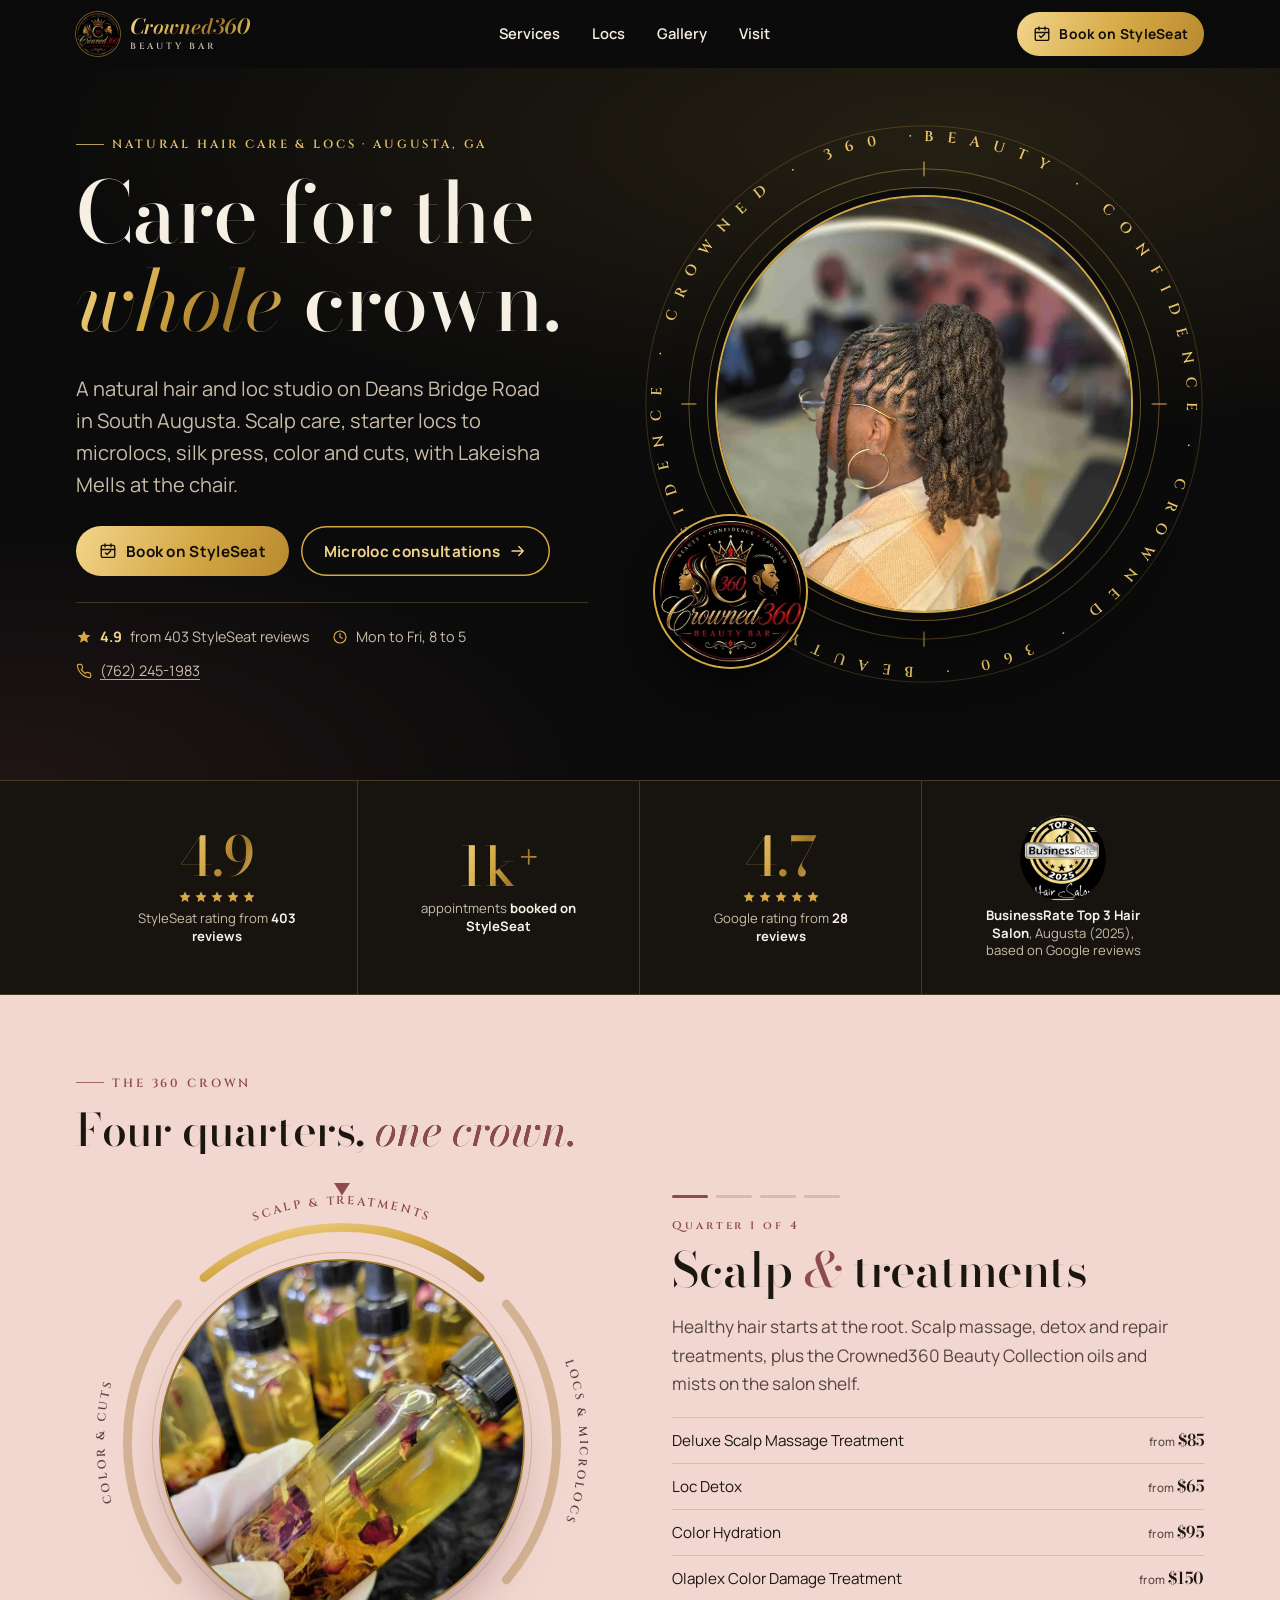
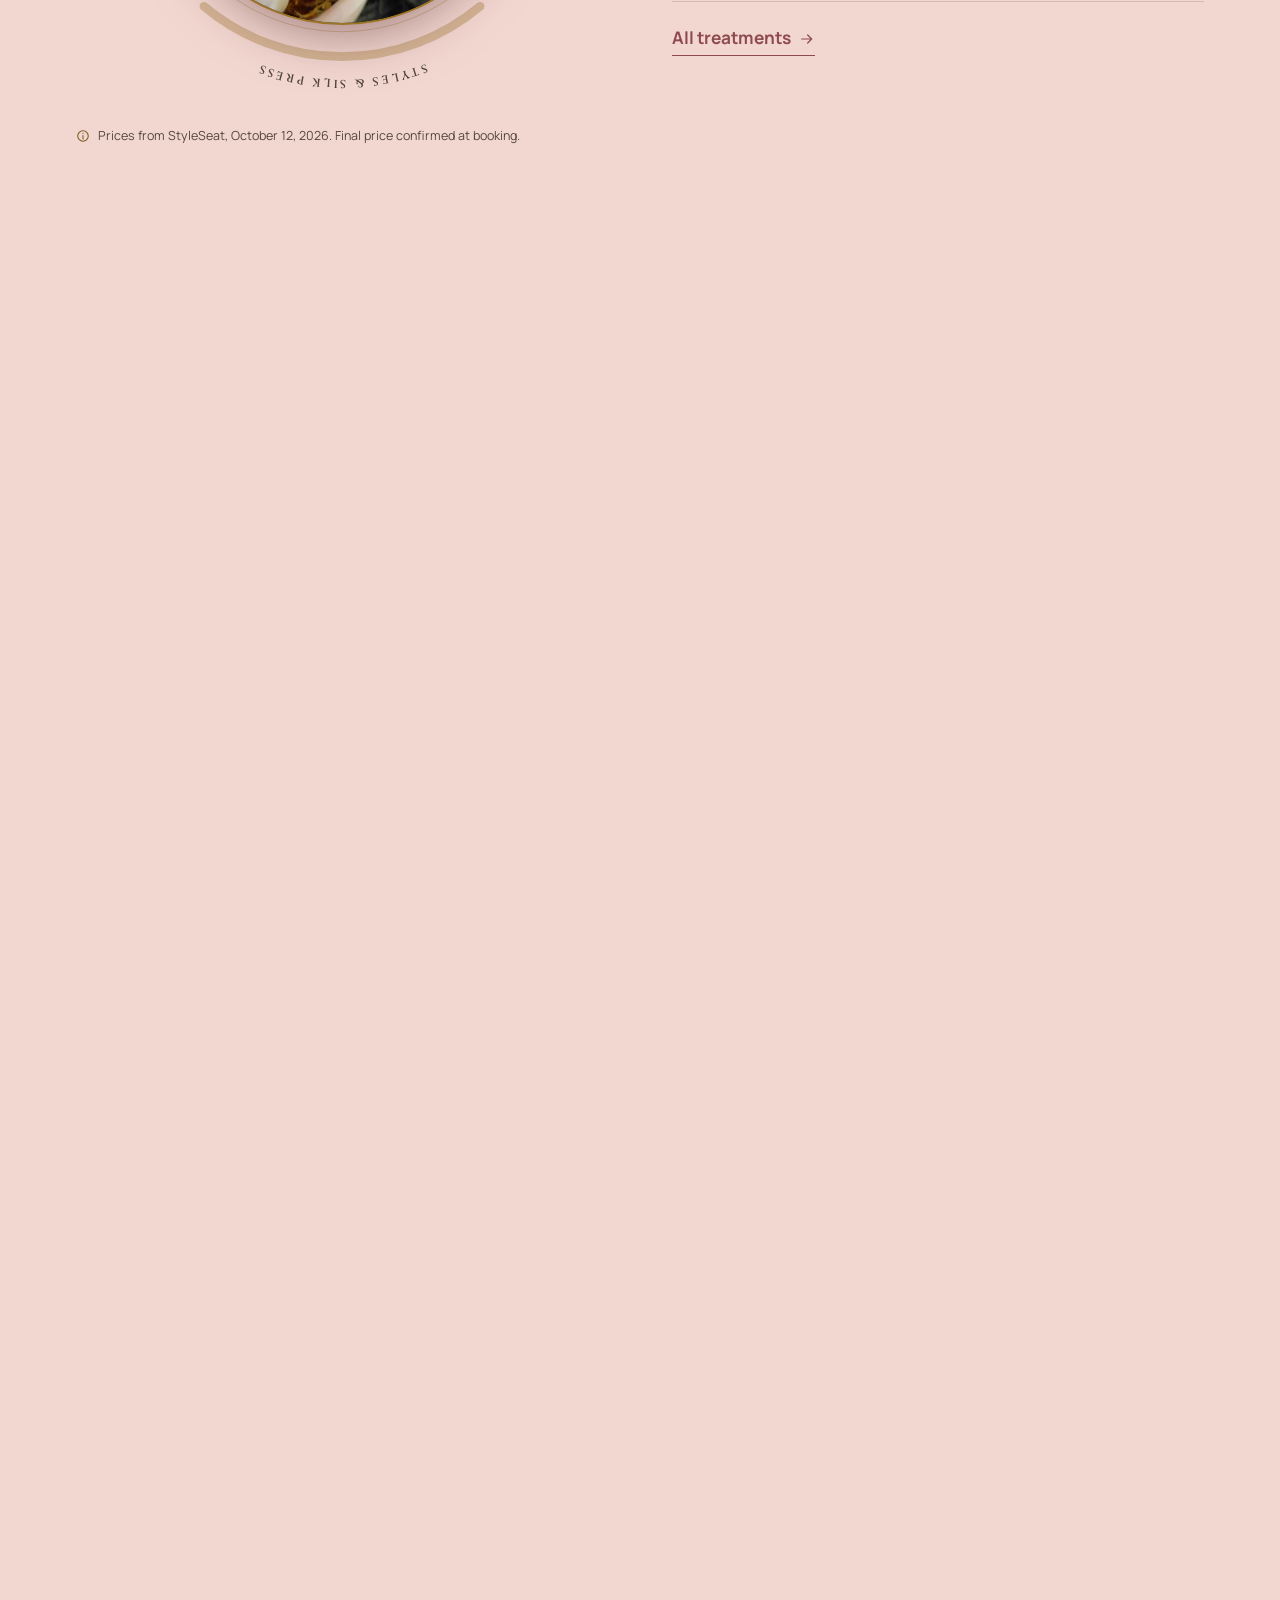
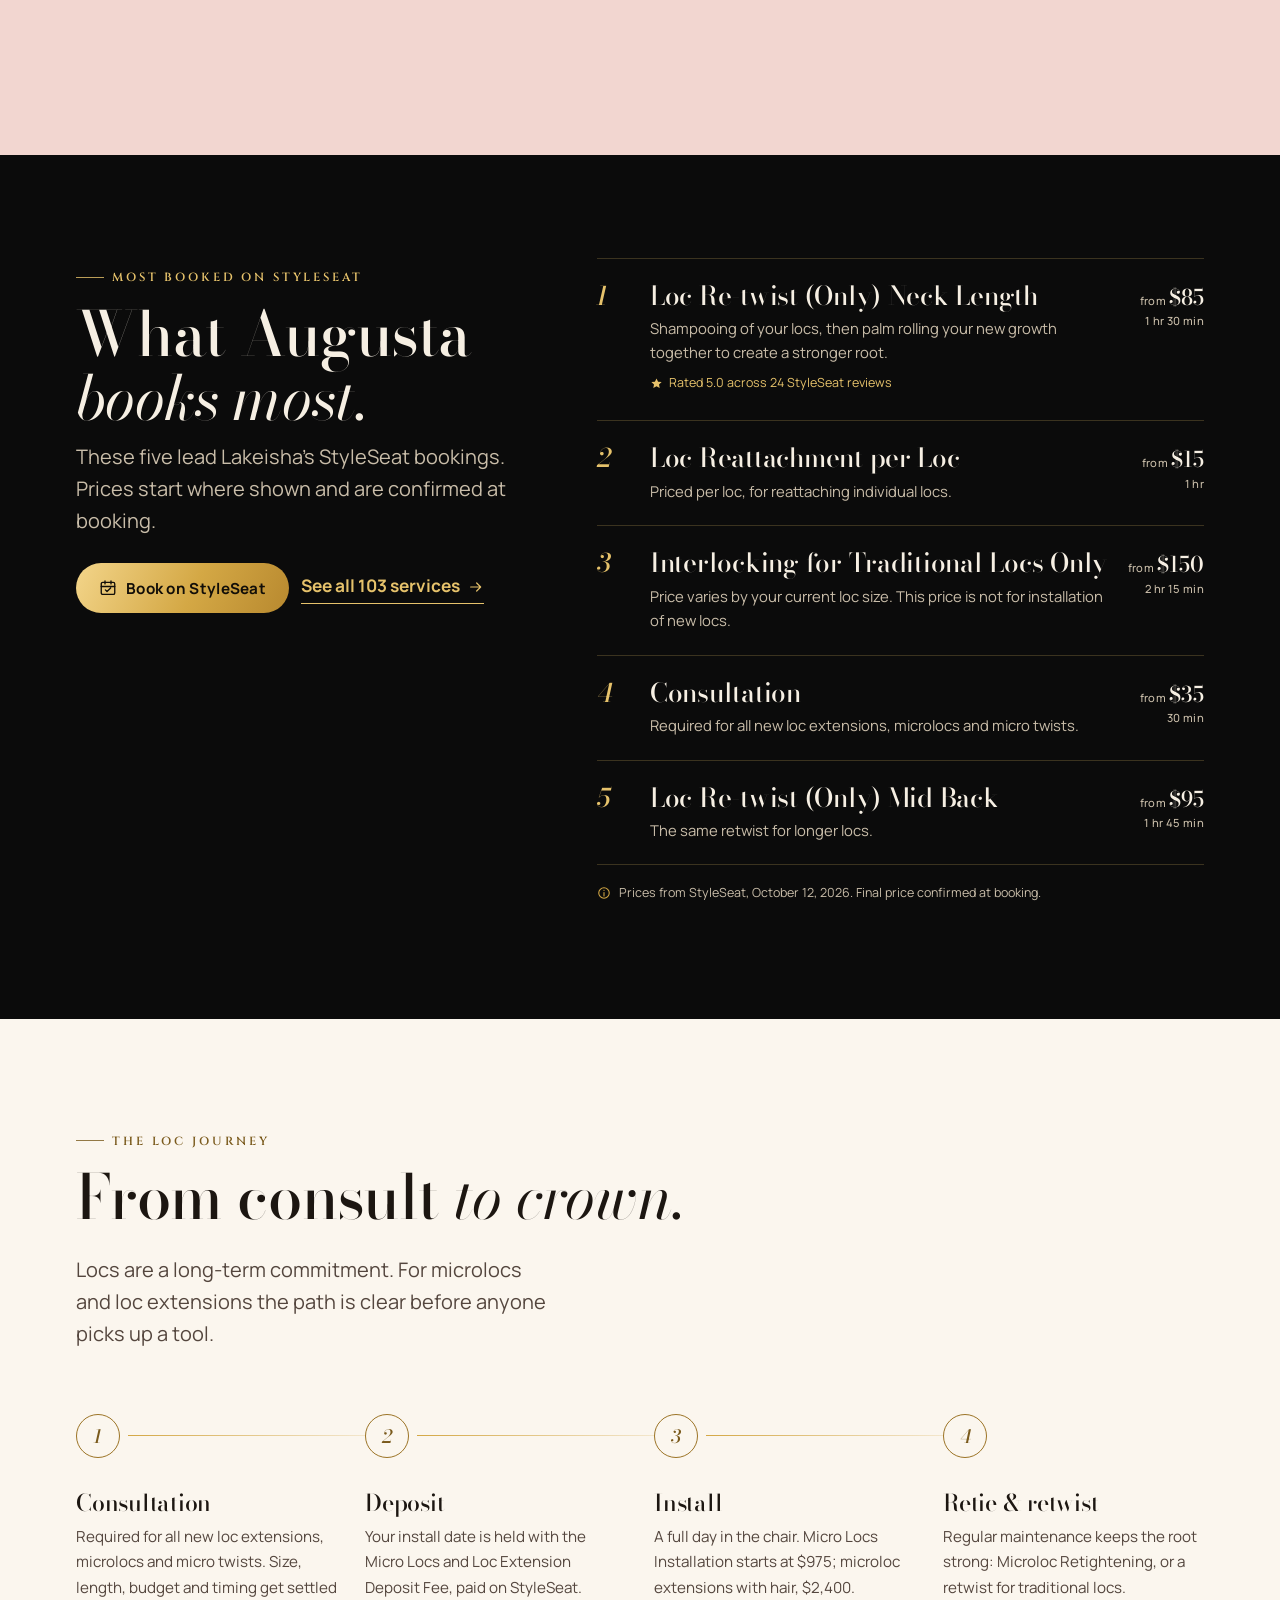
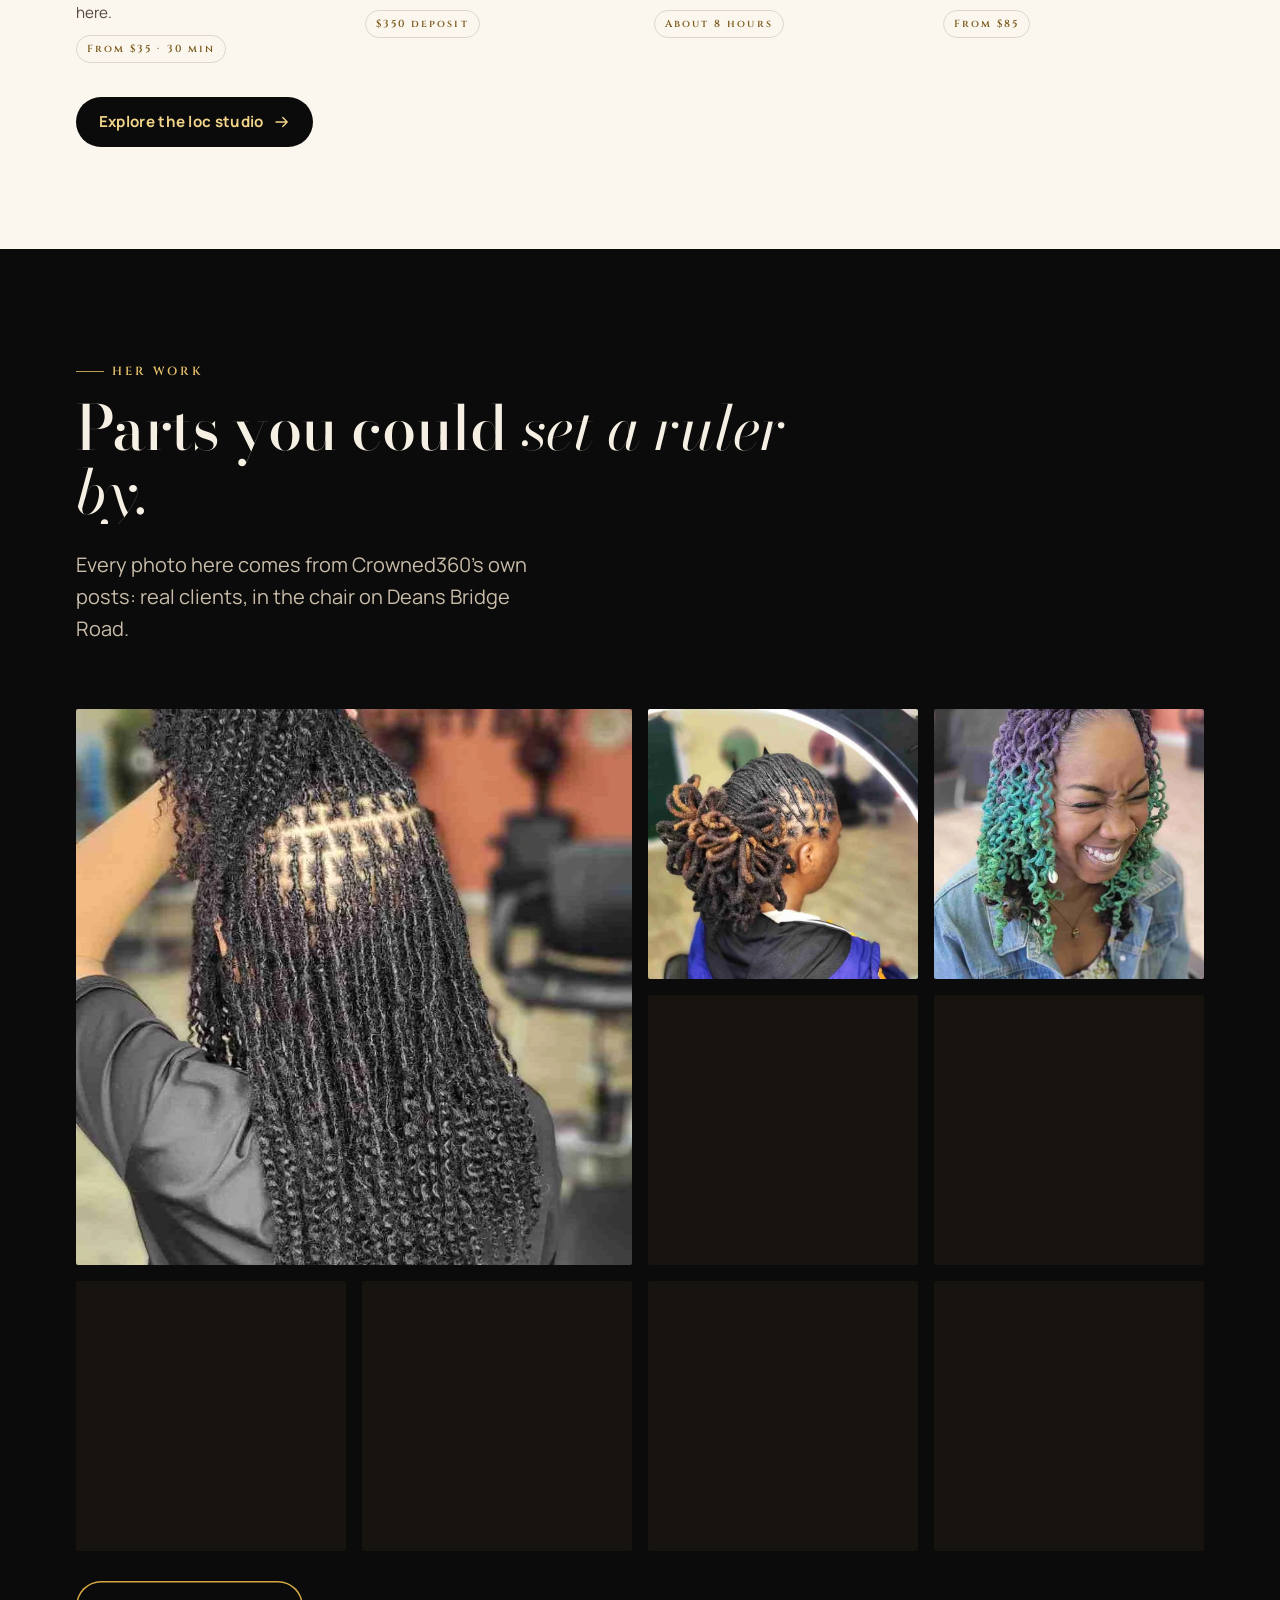
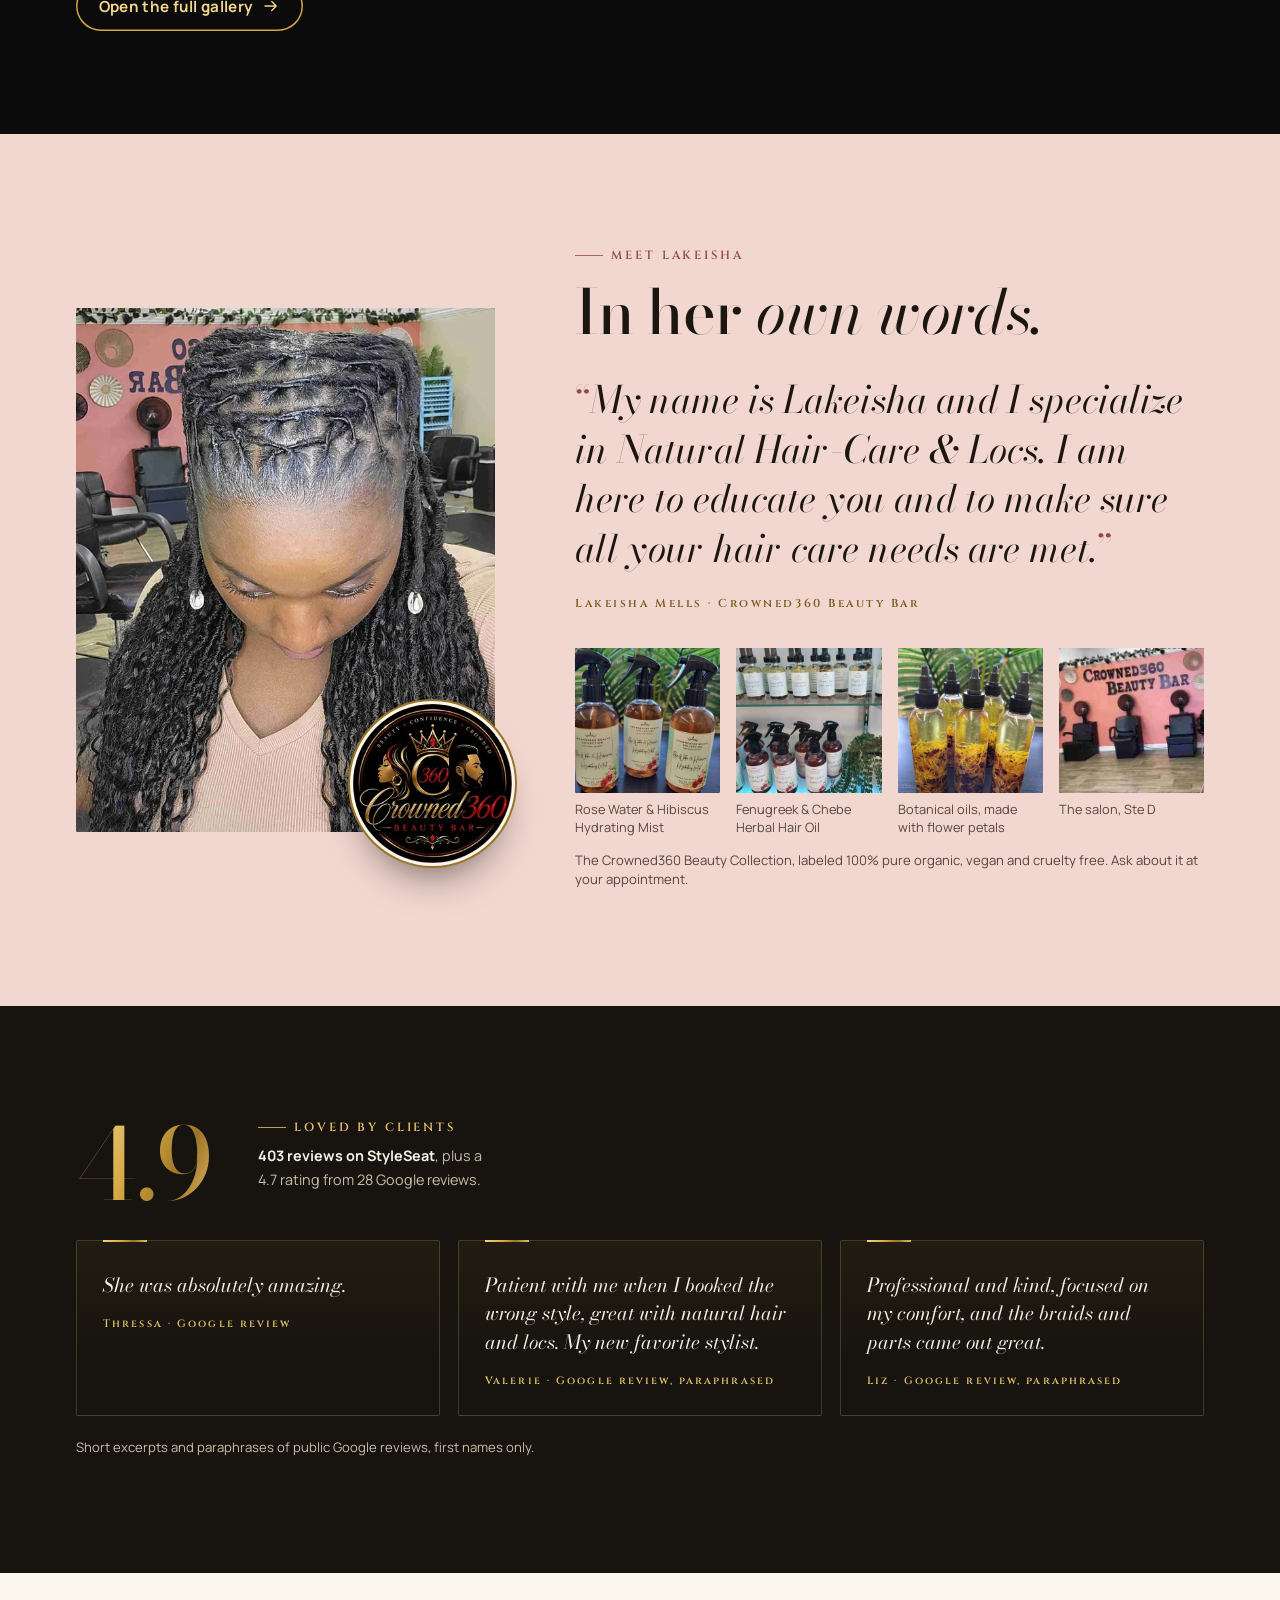
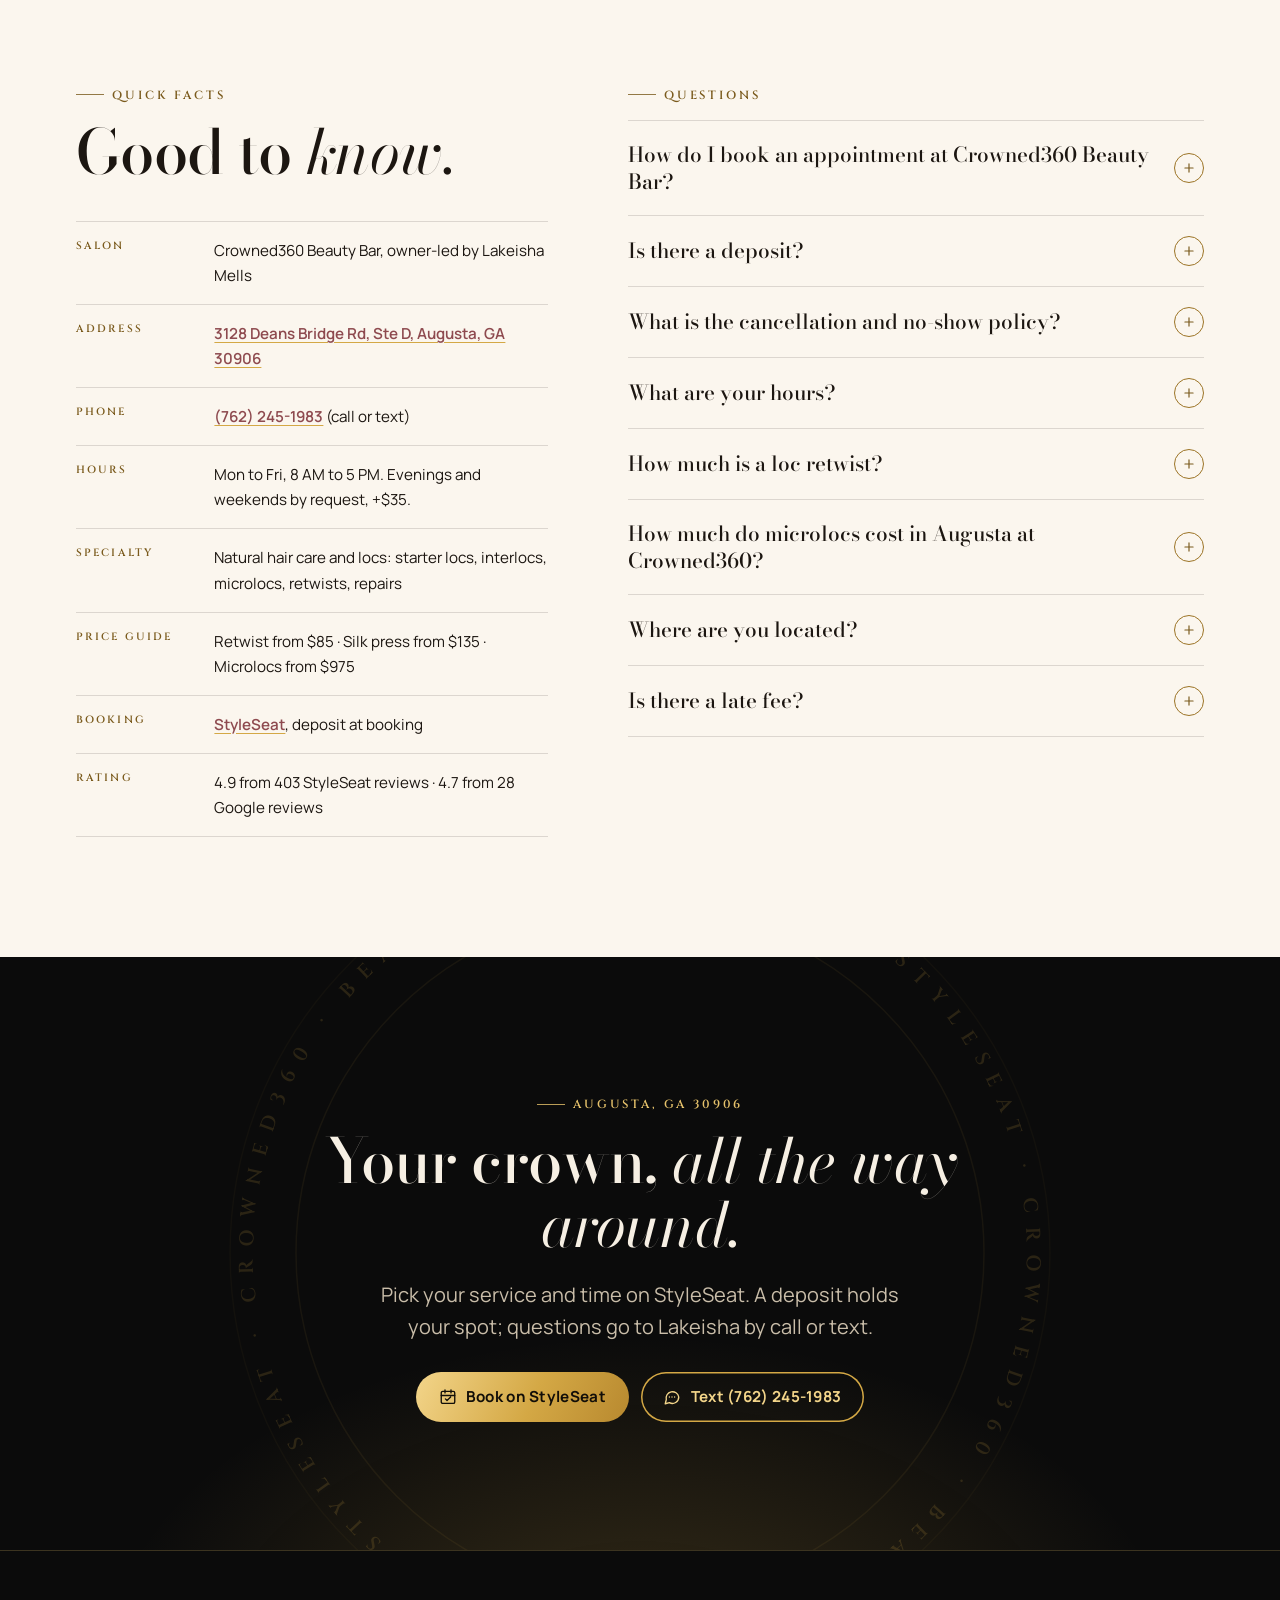
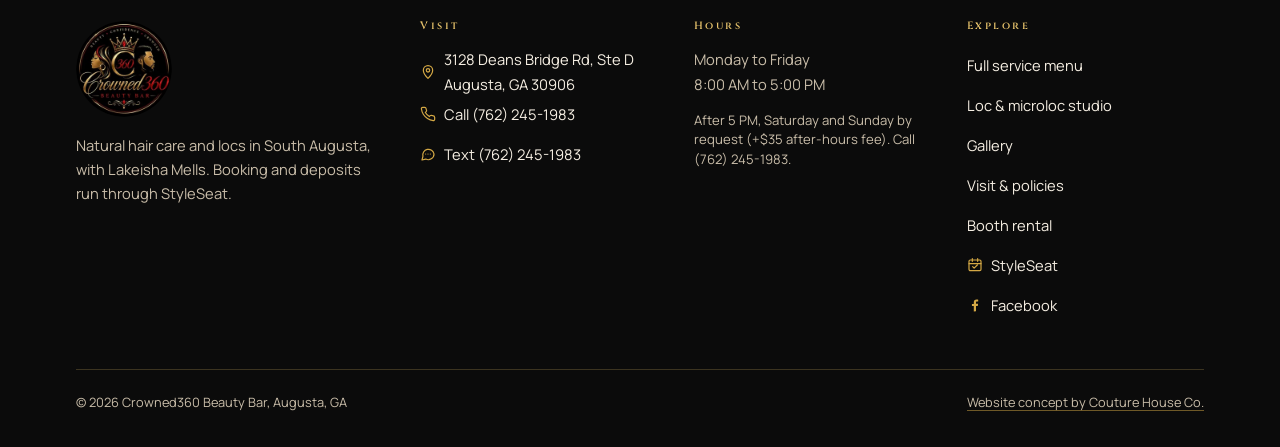
<file: index.html>
<!doctype html>
<html lang="en">
<head>
<meta charset="utf-8">
<meta name="viewport" content="width=device-width, initial-scale=1, viewport-fit=cover">
<title>Crowned360 Beauty Bar | Locs &amp; Natural Hair, Augusta, GA</title>
<meta name="description" content="Natural hair care and loc studio in South Augusta, GA. Microlocs, retwists, silk press, color and scalp care. 4.9 from 403 StyleSeat reviews.">
<link rel="canonical" href="https://crowned360-beauty-bar.netlify.app/">
<meta name="theme-color" content="#0B0B0B">
<meta name="color-scheme" content="dark light">
<meta property="og:type" content="website">
<meta property="og:site_name" content="Crowned360 Beauty Bar">
<meta property="og:title" content="Crowned360 Beauty Bar | Locs &amp; Natural Hair, Augusta, GA">
<meta property="og:description" content="Natural hair care and loc studio in South Augusta, GA. Microlocs, retwists, silk press, color and scalp care. 4.9 from 403 StyleSeat reviews.">
<meta property="og:url" content="https://crowned360-beauty-bar.netlify.app/">
<meta property="og:image" content="https://crowned360-beauty-bar.netlify.app/assets/img/share-2.jpg">
<meta property="og:image:width" content="1200">
<meta property="og:image:height" content="630">
<meta property="og:image:alt" content="Crowned360 Beauty Bar, Augusta GA: Care for the whole crown. 4.9 from 403 StyleSeat reviews, loc and microloc work, BusinessRate Top 3 badge.">
<meta property="og:locale" content="en_US">
<meta name="twitter:card" content="summary_large_image">
<meta name="twitter:title" content="Crowned360 Beauty Bar | Locs &amp; Natural Hair, Augusta, GA">
<meta name="twitter:description" content="Natural hair care and loc studio in South Augusta, GA. Microlocs, retwists, silk press, color and scalp care. 4.9 from 403 StyleSeat reviews.">
<meta name="twitter:image:alt" content="Crowned360 Beauty Bar, Augusta GA: Care for the whole crown. 4.9 from 403 StyleSeat reviews, loc and microloc work, BusinessRate Top 3 badge.">
<meta name="twitter:image" content="https://crowned360-beauty-bar.netlify.app/assets/img/share-2.jpg">
<link rel="icon" href="assets/img/favicon.svg" type="image/svg+xml">
<link rel="icon" href="assets/img/favicon-32.png" sizes="32x32" type="image/png">
<link rel="apple-touch-icon" href="assets/img/apple-touch-icon.png">
<link rel="manifest" href="site.webmanifest">
<link rel="preload" href="assets/fonts/bodoni-moda-latin-opsz-normal.woff2" as="font" type="font/woff2" crossorigin>
<link rel="preload" href="assets/fonts/manrope-latin-wght-normal.woff2" as="font" type="font/woff2" crossorigin>
<link rel="stylesheet" href="assets/css/fonts.css?v=20261012a">
<link rel="stylesheet" href="assets/css/site.css?v=20261012a">
<script>document.documentElement.classList.add('js')</script>
<script src="assets/js/site.js?v=20261012a" defer></script>
<script type="application/ld+json">{"@context":"https://schema.org","@graph":[{"@type":"HairSalon","@id":"https://crowned360-beauty-bar.netlify.app/#salon","name":"Crowned360 Beauty Bar","url":"https://crowned360-beauty-bar.netlify.app/","logo":"https://crowned360-beauty-bar.netlify.app/assets/img/crowned360-logo.png","image":["https://crowned360-beauty-bar.netlify.app/assets/img/share-2.jpg","https://crowned360-beauty-bar.netlify.app/assets/img/loc-twist-ponytail-ring-light.webp"],"description":"Natural hair care and loc studio in South Augusta, GA: locs and microlocs, retwists, silk press, color, cuts and scalp treatments. Book on StyleSeat.","telephone":"+1-762-245-1983","address":{"@type":"PostalAddress","streetAddress":"3128 Deans Bridge Rd, Ste D","addressLocality":"Augusta","addressRegion":"GA","postalCode":"30906","addressCountry":"US"},"openingHoursSpecification":[{"@type":"OpeningHoursSpecification","dayOfWeek":["Monday","Tuesday","Wednesday","Thursday","Friday"],"opens":"08:00","closes":"17:00"}],"priceRange":"$8 to $2,400","currenciesAccepted":"USD","areaServed":[{"@type":"City","name":"Augusta, GA"},{"@type":"Place","name":"South Augusta"},{"@type":"AdministrativeArea","name":"Augusta-Richmond County, GA"}],"sameAs":["https://www.facebook.com/Crowned360/","https://www.styleseat.com/m/v/crowned360"],"employee":{"@type":"Person","name":"Lakeisha Mells","jobTitle":"Stylist, natural hair care and locs"},"potentialAction":{"@type":"ReserveAction","target":{"@type":"EntryPoint","urlTemplate":"https://www.styleseat.com/m/v/crowned360","actionPlatform":["http://schema.org/DesktopWebPlatform","http://schema.org/MobileWebPlatform"]},"result":{"@type":"Reservation","name":"Salon appointment"}},"aggregateRating":{"@type":"AggregateRating","ratingValue":"4.7","reviewCount":"28","bestRating":"5"},"hasOfferCatalog":{"@type":"OfferCatalog","name":"Crowned360 Beauty Bar services","url":"https://crowned360-beauty-bar.netlify.app/services.html","itemListElement":[{"@type":"OfferCatalog","name":"Loc Installation & Starter Locs","url":"https://crowned360-beauty-bar.netlify.app/services.html#loc-installation"},{"@type":"OfferCatalog","name":"Loc Extensions & Reattachments","url":"https://crowned360-beauty-bar.netlify.app/services.html#loc-extensions"},{"@type":"OfferCatalog","name":"Loc Styling & Maintenance","url":"https://crowned360-beauty-bar.netlify.app/services.html#loc-maintenance"},{"@type":"OfferCatalog","name":"Consultation & Deposits","url":"https://crowned360-beauty-bar.netlify.app/services.html#consultation"},{"@type":"OfferCatalog","name":"Boho & Faux Locs","url":"https://crowned360-beauty-bar.netlify.app/services.html#faux-locs"},{"@type":"OfferCatalog","name":"Crochet Braids","url":"https://crowned360-beauty-bar.netlify.app/services.html#crochet"},{"@type":"OfferCatalog","name":"Natural Hair Care & Styles","url":"https://crowned360-beauty-bar.netlify.app/services.html#natural"},{"@type":"OfferCatalog","name":"Silk Press & Relaxers","url":"https://crowned360-beauty-bar.netlify.app/services.html#silk-press"},{"@type":"OfferCatalog","name":"Color","url":"https://crowned360-beauty-bar.netlify.app/services.html#color"},{"@type":"OfferCatalog","name":"Treatments","url":"https://crowned360-beauty-bar.netlify.app/services.html#treatments"},{"@type":"OfferCatalog","name":"Hair Cuts","url":"https://crowned360-beauty-bar.netlify.app/services.html#cuts"},{"@type":"OfferCatalog","name":"Wigs","url":"https://crowned360-beauty-bar.netlify.app/services.html#wigs"},{"@type":"OfferCatalog","name":"Sew-Ins & Takedowns","url":"https://crowned360-beauty-bar.netlify.app/services.html#sew-in"},{"@type":"OfferCatalog","name":"Quick Weaves & Ponytails","url":"https://crowned360-beauty-bar.netlify.app/services.html#quick-weaves"},{"@type":"OfferCatalog","name":"Brows & Lashes","url":"https://crowned360-beauty-bar.netlify.app/services.html#brows-lashes"}]}},{"@type":"WebSite","@id":"https://crowned360-beauty-bar.netlify.app/#website","name":"Crowned360 Beauty Bar","url":"https://crowned360-beauty-bar.netlify.app/","publisher":{"@id":"https://crowned360-beauty-bar.netlify.app/#salon"}},{"@type":"FAQPage","mainEntity":[{"@type":"Question","name":"How do I book an appointment at Crowned360 Beauty Bar?","acceptedAnswer":{"@type":"Answer","text":"Book online on StyleSeat at styleseat.com/m/v/crowned360. You choose the service and time, and pay a deposit to secure the appointment. Questions? Call or text (762) 245-1983."}},{"@type":"Question","name":"Is there a deposit?","acceptedAnswer":{"@type":"Answer","text":"Yes. A non-refundable deposit is paid when you book. It is kept if you cancel without rescheduling. Microloc and loc extension bookings use a $350 deposit fee."}},{"@type":"Question","name":"What is the cancellation and no-show policy?","acceptedAnswer":{"@type":"Answer","text":"Cancel or reschedule at least 24 hours ahead. With less than 24 hours notice, the deposit is kept and you are charged up to 25% of the service price; for a no-show, up to 50%."}},{"@type":"Question","name":"What are your hours?","acceptedAnswer":{"@type":"Answer","text":"Monday to Friday, 8 AM to 5 PM. Appointments after 5 PM, on Saturday or on Sunday are available by request with a $35 after-hours fee; call (762) 245-1983."}},{"@type":"Question","name":"How much is a loc retwist?","acceptedAnswer":{"@type":"Answer","text":"A Loc Re-twist (Only) starts at $85 for neck length and $95 for mid back on StyleSeat. Retwists with braids, plaits, curls or an updo start at $135 to $165."}},{"@type":"Question","name":"How much do microlocs cost in Augusta at Crowned360?","acceptedAnswer":{"@type":"Answer","text":"Micro Locs Installation starts at $975 and MicroLoc Extensions with hair included start at $2,400. A consultation and a $350 deposit are required first."}},{"@type":"Question","name":"Where are you located?","acceptedAnswer":{"@type":"Answer","text":"3128 Deans Bridge Rd, Ste D, Augusta, GA 30906, on Deans Bridge Road (US-1) in South Augusta, close to I-520 Exit 5."}},{"@type":"Question","name":"Is there a late fee?","acceptedAnswer":{"@type":"Answer","text":"Yes, StyleSeat lists a $25 late fee. A $100 holiday fee applies on New Year’s, July 4th, Thanksgiving, Memorial Day, Christmas Eve and Christmas."}}]}]}</script>
</head>
<body>
<a class="skip" href="#main">Skip to content</a>
<header class="site-header">
  <div class="wrap">
    <a class="brand" href="./" aria-label="Crowned360 Beauty Bar, home">
      <img src="assets/img/crowned360-logo-240.webp" width="240" height="240" alt="" decoding="async">
      <span class="brand-word"><b>Crowned360</b><small>BEAUTY BAR</small></span>
    </a>
    <nav class="nav" aria-label="Main"><ul><li><a href="services.html">Services</a></li><li><a href="locs.html">Locs</a></li><li><a href="gallery.html">Gallery</a></li><li><a href="visit.html">Visit</a></li></ul></nav>
    <a class="btn btn--sm hdr-cta" href="https://www.styleseat.com/m/v/crowned360"><svg viewBox="0 0 24 24" fill="none" stroke="currentColor" stroke-width="1.8" stroke-linecap="round" stroke-linejoin="round" aria-hidden="true"><rect x="3" y="4.5" width="18" height="16" rx="2"/><path d="M16 2.5v4M8 2.5v4M3 10h18M8.5 14.5l2.2 2.2 4.8-4.7"/></svg>Book on StyleSeat</a>
    <button class="menu-btn" type="button" aria-expanded="false" aria-controls="mobile-menu"><svg class="burger" viewBox="0 0 24 24" fill="none" stroke="currentColor" stroke-width="1.8" stroke-linecap="round" aria-hidden="true"><path d="M4 7h16M4 12h16M4 17h10"/></svg><svg class="x" viewBox="0 0 24 24" fill="none" stroke="currentColor" stroke-width="1.8" stroke-linecap="round" aria-hidden="true"><path d="M6 6l12 12M18 6L6 18"/></svg><span class="lbl">Menu</span></button>
  </div>
</header>
<div class="mobile-menu" id="mobile-menu">
  <a class="m-link" href="./">Home<span>Start here</span></a>
  <a class="m-link" href="services.html">Services<span>Full menu</span></a><a class="m-link" href="locs.html">Locs<span>Loc & microloc studio</span></a><a class="m-link" href="gallery.html">Gallery<span>Her work</span></a><a class="m-link" href="visit.html">Visit<span>Hours & location</span></a>
  <a class="btn" href="https://www.styleseat.com/m/v/crowned360"><svg viewBox="0 0 24 24" fill="none" stroke="currentColor" stroke-width="1.8" stroke-linecap="round" stroke-linejoin="round" aria-hidden="true"><rect x="3" y="4.5" width="18" height="16" rx="2"/><path d="M16 2.5v4M8 2.5v4M3 10h18M8.5 14.5l2.2 2.2 4.8-4.7"/></svg>Book on StyleSeat</a>
  <p class="m-meta">3128 Deans Bridge Rd, Ste D, Augusta, GA 30906<br>Mon to Fri, 8 AM to 5 PM<br><a href="tel:+17622451983">(762) 245-1983</a></p>
</div>

<main id="main">
<section class="hero" aria-labelledby="h1">
  <div class="wrap">
    <div class="hero-ring-col">
      <div class="crown-ring">
        <svg class="ring-text" viewBox="0 0 600 600" aria-hidden="true" focusable="false"><defs><path id="rp282" d="M300,18 a282,282 0 1,1 -0.01,0"/></defs><circle cx="300" cy="300" r="252" fill="none" stroke="#D4A845" stroke-opacity=".45" stroke-width="1"/><circle cx="300" cy="300" r="298" fill="none" stroke="#D4A845" stroke-opacity=".25" stroke-width="1"/><g stroke="#D4A845" stroke-width="1.4" opacity=".9"><line x1="300" y1="40" x2="300" y2="56" transform="rotate(0 300 300)"/><line x1="300" y1="40" x2="300" y2="56" transform="rotate(90 300 300)"/><line x1="300" y1="40" x2="300" y2="56" transform="rotate(180 300 300)"/><line x1="300" y1="40" x2="300" y2="56" transform="rotate(270 300 300)"/></g><g class="ring-rot" data-ring="0.09"><text><textPath href="#rp282" textLength="1763" lengthAdjust="spacing">BEAUTY · CONFIDENCE · CROWNED · 360 · BEAUTY · CONFIDENCE · CROWNED · 360 · </textPath></text></g></svg>
        <div class="photo"><img src="assets/img/loc-twist-ponytail-ring-light.webp" srcset="assets/img/loc-twist-ponytail-ring-light-800.webp 800w, assets/img/loc-twist-ponytail-ring-light.webp 1080w" sizes="(min-width: 1000px) 34vw, 70vw" width="1080" height="1080" alt="Client in profile with a twisted loc ponytail and honey-toned ends, framed by the salon ring light" fetchpriority="high" decoding="async"></div>
        <div class="medal"><img src="assets/img/crowned360-logo-240.webp" width="240" height="240" alt="Crowned360 Beauty Bar logo" decoding="async"></div>
      </div>
    </div>
    <div class="hero-copy">
      <p class="eyebrow reveal">Natural hair care &amp; locs &middot; Augusta, GA</p>
      <h1 id="h1" class="reveal d1"><span class="line">Care for the</span> <span class="line"><em class="foil-text">whole</em> crown.</span></h1>
      <p class="lede reveal d2">A natural hair and loc studio on Deans Bridge Road in South Augusta. Scalp care, starter locs to microlocs, silk press, color and cuts, with Lakeisha Mells at the chair.</p>
      <div class="btn-row reveal d3">
        <a class="btn" href="https://www.styleseat.com/m/v/crowned360"><svg viewBox="0 0 24 24" fill="none" stroke="currentColor" stroke-width="1.8" stroke-linecap="round" stroke-linejoin="round" aria-hidden="true"><rect x="3" y="4.5" width="18" height="16" rx="2"/><path d="M16 2.5v4M8 2.5v4M3 10h18M8.5 14.5l2.2 2.2 4.8-4.7"/></svg>Book on StyleSeat</a>
        <a class="btn btn--ghost" href="locs.html">Microloc consultations<svg viewBox="0 0 24 24" fill="none" stroke="currentColor" stroke-width="1.8" stroke-linecap="round" stroke-linejoin="round" aria-hidden="true"><path d="M4 12h15M13 6l6 6-6 6"/></svg></a>
      </div>
      <div class="hero-proof reveal d3">
        <span><svg viewBox="0 0 24 24" fill="currentColor" aria-hidden="true"><path d="M12 2.6l2.9 6 6.6.8-4.9 4.6 1.3 6.5L12 17.3l-5.9 3.2 1.3-6.5-4.9-4.6 6.6-.8z"/></svg><b>4.9</b> from 403 StyleSeat reviews</span>
        <span><svg viewBox="0 0 24 24" fill="none" stroke="currentColor" stroke-width="1.8" stroke-linecap="round" stroke-linejoin="round" aria-hidden="true"><circle cx="12" cy="12" r="9"/><path d="M12 7v5l3.2 2"/></svg>Mon to Fri, 8 to 5</span>
        <span><svg viewBox="0 0 24 24" fill="none" stroke="currentColor" stroke-width="1.8" stroke-linecap="round" stroke-linejoin="round" aria-hidden="true"><path d="M22 16.9v3a2 2 0 0 1-2.2 2 19.8 19.8 0 0 1-8.6-3.1 19.5 19.5 0 0 1-6-6A19.8 19.8 0 0 1 2.1 4.2 2 2 0 0 1 4.1 2h3a2 2 0 0 1 2 1.7c.1.9.4 1.8.7 2.7a2 2 0 0 1-.5 2.1L8 9.8a16 16 0 0 0 6 6l1.3-1.3a2 2 0 0 1 2.1-.4c.9.3 1.8.6 2.7.7a2 2 0 0 1 1.7 2z"/></svg><a href="tel:+17622451983">(762) 245-1983</a></span>
      </div>
    </div>
  </div>
</section>

<section class="proof" aria-label="Ratings and recognition">
  <div class="wrap">
    <div class="proof-item"><span class="proof-num" data-count="4.9" data-dec="1">4.9</span><span class="stars" aria-hidden="true"><svg viewBox="0 0 24 24" fill="currentColor" aria-hidden="true"><path d="M12 2.6l2.9 6 6.6.8-4.9 4.6 1.3 6.5L12 17.3l-5.9 3.2 1.3-6.5-4.9-4.6 6.6-.8z"/></svg><svg viewBox="0 0 24 24" fill="currentColor" aria-hidden="true"><path d="M12 2.6l2.9 6 6.6.8-4.9 4.6 1.3 6.5L12 17.3l-5.9 3.2 1.3-6.5-4.9-4.6 6.6-.8z"/></svg><svg viewBox="0 0 24 24" fill="currentColor" aria-hidden="true"><path d="M12 2.6l2.9 6 6.6.8-4.9 4.6 1.3 6.5L12 17.3l-5.9 3.2 1.3-6.5-4.9-4.6 6.6-.8z"/></svg><svg viewBox="0 0 24 24" fill="currentColor" aria-hidden="true"><path d="M12 2.6l2.9 6 6.6.8-4.9 4.6 1.3 6.5L12 17.3l-5.9 3.2 1.3-6.5-4.9-4.6 6.6-.8z"/></svg><svg viewBox="0 0 24 24" fill="currentColor" aria-hidden="true"><path d="M12 2.6l2.9 6 6.6.8-4.9 4.6 1.3 6.5L12 17.3l-5.9 3.2 1.3-6.5-4.9-4.6 6.6-.8z"/></svg></span><span class="proof-lbl">StyleSeat rating from <b><span data-count="403">403</span> reviews</b></span></div>
    <div class="proof-item"><span class="proof-num">1k<span class="plus">+</span></span><span class="proof-lbl">appointments <b>booked on StyleSeat</b></span></div>
    <div class="proof-item"><span class="proof-num" data-count="4.7" data-dec="1">4.7</span><span class="stars" aria-hidden="true"><svg viewBox="0 0 24 24" fill="currentColor" aria-hidden="true"><path d="M12 2.6l2.9 6 6.6.8-4.9 4.6 1.3 6.5L12 17.3l-5.9 3.2 1.3-6.5-4.9-4.6 6.6-.8z"/></svg><svg viewBox="0 0 24 24" fill="currentColor" aria-hidden="true"><path d="M12 2.6l2.9 6 6.6.8-4.9 4.6 1.3 6.5L12 17.3l-5.9 3.2 1.3-6.5-4.9-4.6 6.6-.8z"/></svg><svg viewBox="0 0 24 24" fill="currentColor" aria-hidden="true"><path d="M12 2.6l2.9 6 6.6.8-4.9 4.6 1.3 6.5L12 17.3l-5.9 3.2 1.3-6.5-4.9-4.6 6.6-.8z"/></svg><svg viewBox="0 0 24 24" fill="currentColor" aria-hidden="true"><path d="M12 2.6l2.9 6 6.6.8-4.9 4.6 1.3 6.5L12 17.3l-5.9 3.2 1.3-6.5-4.9-4.6 6.6-.8z"/></svg><svg viewBox="0 0 24 24" fill="currentColor" aria-hidden="true"><path d="M12 2.6l2.9 6 6.6.8-4.9 4.6 1.3 6.5L12 17.3l-5.9 3.2 1.3-6.5-4.9-4.6 6.6-.8z"/></svg></span><span class="proof-lbl">Google rating from <b>28 reviews</b></span></div>
    <div class="proof-item"><img class="badge" src="assets/img/businessrate-top-3-2025-badge.webp" width="480" height="490" alt="BusinessRate Top 3 2025 Hair Salon seal" loading="lazy" decoding="async"><span class="proof-lbl"><b>BusinessRate Top 3 Hair Salon</b>, Augusta (2025), based on Google reviews</span></div>
  </div>
</section>

<section class="section pillars" id="the-360" aria-labelledby="p-h">
  <div class="pin">
    <div class="wrap">
      <div class="sec-head">
        <p class="eyebrow rose">The 360 crown</p>
        <h2 id="p-h" class="sheen">Four quarters, <em>one crown.</em></h2>
      </div>
      <div class="pillar-body">
        <div class="pillar-stage"><svg class="stage-ring" viewBox="0 0 600 600" aria-hidden="true"><defs><linearGradient id="foilStroke" x1="0" y1="0" x2="1" y2="1"><stop offset="0" stop-color="#F3D58A"/><stop offset=".5" stop-color="#D4A845"/><stop offset="1" stop-color="#9C7426"/></linearGradient><path id="lbl" d="M110.5,110.5 A268,268 0 0 1 489.5,110.5"/></defs><path class="pointer" d="M300,22 l-9,-14 h18 z"/><circle cx="300" cy="300" r="214" fill="none" stroke="rgba(156,116,38,.35)" stroke-width="1"/><g class="rotor"><g transform="rotate(0 300 300)"><path class="arc on" d="M144.4,114.6 A242,242 0 0 1 455.6,114.6"/><text class="arc-label on"><textPath href="#lbl" startOffset="50%" text-anchor="middle">SCALP &amp; TREATMENTS</textPath></text></g><g transform="rotate(90 300 300)"><path class="arc" d="M144.4,114.6 A242,242 0 0 1 455.6,114.6"/><text class="arc-label"><textPath href="#lbl" startOffset="50%" text-anchor="middle">LOCS &amp; MICROLOCS</textPath></text></g><g transform="rotate(180 300 300)"><path class="arc" d="M144.4,114.6 A242,242 0 0 1 455.6,114.6"/><text class="arc-label"><textPath href="#lbl" startOffset="50%" text-anchor="middle">STYLES &amp; SILK PRESS</textPath></text></g><g transform="rotate(270 300 300)"><path class="arc" d="M144.4,114.6 A242,242 0 0 1 455.6,114.6"/><text class="arc-label"><textPath href="#lbl" startOffset="50%" text-anchor="middle">COLOR &amp; CUTS</textPath></text></g></g></svg><div class="discs"><img src="assets/img/herbal-hair-oil-rose-petals.webp" srcset="assets/img/herbal-hair-oil-rose-petals-800.webp 800w, assets/img/herbal-hair-oil-rose-petals.webp 1080w" sizes="(min-width: 1024px) 34vw, 1px" width="1080" height="1080" alt="A gloved hand holding a bottle of herbal hair oil with rose petals and marigold, Crowned360 Beauty Collection" loading="lazy" decoding="async" class="on"><img src="assets/img/microlocs-installation-honey.webp" srcset="assets/img/microlocs-installation-honey-800.webp 800w, assets/img/microlocs-installation-honey.webp 1080w" sizes="(min-width: 1024px) 34vw, 1px" width="1080" height="1080" alt="Honey blonde microlocs held up to show a clean, even parting grid" loading="lazy" decoding="async"><img src="assets/img/silk-press-highlights.webp" width="470" height="1080" alt="Long, straight silk press with caramel highlights, viewed from behind" loading="lazy" decoding="async"><img src="assets/img/red-curly-updo-color.webp" srcset="assets/img/red-curly-updo-color-800.webp 800w, assets/img/red-curly-updo-color.webp 1080w" sizes="(min-width: 1024px) 34vw, 1px" width="1080" height="1080" alt="Client smiling down with a bright red curly updo, in the blush-pink salon" loading="lazy" decoding="async"></div></div>
        <div>
          <div class="pillar-progress" aria-hidden="true"><i class="on"></i><i></i><i></i><i></i></div>
          <div class="pillar-list"><article class="pillar active" id="pillar-scalp">
      <div class="pillar-fig"><div class="disc"><img src="assets/img/herbal-hair-oil-rose-petals.webp" srcset="assets/img/herbal-hair-oil-rose-petals-800.webp 800w, assets/img/herbal-hair-oil-rose-petals.webp 1080w" sizes="(min-width: 760px) 34vw, 72vw" width="1080" height="1080" alt="A gloved hand holding a bottle of herbal hair oil with rose petals and marigold, Crowned360 Beauty Collection" loading="lazy" decoding="async"></div><div class="quad"><svg viewBox="248 248 104 104" aria-hidden="true"><path d="M275.4,268.5 A40,40 0 0 1 324.6,268.5" transform="rotate(0 300 300)" fill="none" stroke="#D4A845" stroke-width="9" stroke-linecap="round"/><path d="M275.4,268.5 A40,40 0 0 1 324.6,268.5" transform="rotate(90 300 300)" fill="none" stroke="rgba(212,168,69,.42)" stroke-width="6" stroke-linecap="round"/><path d="M275.4,268.5 A40,40 0 0 1 324.6,268.5" transform="rotate(180 300 300)" fill="none" stroke="rgba(212,168,69,.42)" stroke-width="6" stroke-linecap="round"/><path d="M275.4,268.5 A40,40 0 0 1 324.6,268.5" transform="rotate(270 300 300)" fill="none" stroke="rgba(212,168,69,.42)" stroke-width="6" stroke-linecap="round"/><text x="300" y="311" text-anchor="middle" font-family="Bodoni Moda, Georgia, serif" font-style="italic" font-size="30" fill="#F3D58A">1</text></svg></div></div>
      <div>
        <span class="pillar-num">Quarter 1 of 4</span>
        <h3>Scalp <em>&amp;</em> treatments</h3>
        <p>Healthy hair starts at the root. Scalp massage, detox and repair treatments, plus the Crowned360 Beauty Collection oils and mists on the salon shelf.</p>
        <ul class="price-list"><li><span>Deluxe Scalp Massage Treatment</span><b><small>from</small>$85</b></li><li><span>Loc Detox</span><b><small>from</small>$65</b></li><li><span>Color Hydration</span><b><small>from</small>$95</b></li><li><span>Olaplex Color Damage Treatment</span><b><small>from</small>$150</b></li></ul>
        <a class="textlink" href="services.html#treatments">All treatments<svg viewBox="0 0 24 24" fill="none" stroke="currentColor" stroke-width="1.8" stroke-linecap="round" stroke-linejoin="round" aria-hidden="true"><path d="M4 12h15M13 6l6 6-6 6"/></svg></a>
      </div>
    </article><article class="pillar" id="pillar-locs">
      <div class="pillar-fig"><div class="disc"><img src="assets/img/microlocs-installation-honey.webp" srcset="assets/img/microlocs-installation-honey-800.webp 800w, assets/img/microlocs-installation-honey.webp 1080w" sizes="(min-width: 760px) 34vw, 72vw" width="1080" height="1080" alt="Honey blonde microlocs held up to show a clean, even parting grid" loading="lazy" decoding="async"></div><div class="quad"><svg viewBox="248 248 104 104" aria-hidden="true"><path d="M275.4,268.5 A40,40 0 0 1 324.6,268.5" transform="rotate(0 300 300)" fill="none" stroke="rgba(212,168,69,.42)" stroke-width="6" stroke-linecap="round"/><path d="M275.4,268.5 A40,40 0 0 1 324.6,268.5" transform="rotate(90 300 300)" fill="none" stroke="#D4A845" stroke-width="9" stroke-linecap="round"/><path d="M275.4,268.5 A40,40 0 0 1 324.6,268.5" transform="rotate(180 300 300)" fill="none" stroke="rgba(212,168,69,.42)" stroke-width="6" stroke-linecap="round"/><path d="M275.4,268.5 A40,40 0 0 1 324.6,268.5" transform="rotate(270 300 300)" fill="none" stroke="rgba(212,168,69,.42)" stroke-width="6" stroke-linecap="round"/><text x="300" y="311" text-anchor="middle" font-family="Bodoni Moda, Georgia, serif" font-style="italic" font-size="30" fill="#F3D58A">2</text></svg></div></div>
      <div>
        <span class="pillar-num">Quarter 2 of 4</span>
        <h3>Locs <em>&amp;</em> microlocs</h3>
        <p>Lakeisha’s specialty. Starter locs, interlocs, microloc installs and extensions, then the retwists and retightening that keep them strong.</p>
        <ul class="price-list"><li><span>Loc Re-twist (Only) Neck Length</span><b><small>from</small>$85</b></li><li><span>Starter Interlocs (80 to 150 Locs)</span><b><small>from</small>$775</b></li><li><span>Micro Locs Installation</span><b><small>from</small>$975</b></li><li><span>Microloc Retightening</span><b><small>from</small>$225</b></li></ul>
        <a class="textlink" href="locs.html">Visit the loc studio<svg viewBox="0 0 24 24" fill="none" stroke="currentColor" stroke-width="1.8" stroke-linecap="round" stroke-linejoin="round" aria-hidden="true"><path d="M4 12h15M13 6l6 6-6 6"/></svg></a>
      </div>
    </article><article class="pillar" id="pillar-styles">
      <div class="pillar-fig"><div class="disc"><img src="assets/img/silk-press-highlights.webp" width="470" height="1080" alt="Long, straight silk press with caramel highlights, viewed from behind" loading="lazy" decoding="async"></div><div class="quad"><svg viewBox="248 248 104 104" aria-hidden="true"><path d="M275.4,268.5 A40,40 0 0 1 324.6,268.5" transform="rotate(0 300 300)" fill="none" stroke="rgba(212,168,69,.42)" stroke-width="6" stroke-linecap="round"/><path d="M275.4,268.5 A40,40 0 0 1 324.6,268.5" transform="rotate(90 300 300)" fill="none" stroke="rgba(212,168,69,.42)" stroke-width="6" stroke-linecap="round"/><path d="M275.4,268.5 A40,40 0 0 1 324.6,268.5" transform="rotate(180 300 300)" fill="none" stroke="#D4A845" stroke-width="9" stroke-linecap="round"/><path d="M275.4,268.5 A40,40 0 0 1 324.6,268.5" transform="rotate(270 300 300)" fill="none" stroke="rgba(212,168,69,.42)" stroke-width="6" stroke-linecap="round"/><text x="300" y="311" text-anchor="middle" font-family="Bodoni Moda, Georgia, serif" font-style="italic" font-size="30" fill="#F3D58A">3</text></svg></div></div>
      <div>
        <span class="pillar-num">Quarter 3 of 4</span>
        <h3>Natural styles <em>&amp;</em> silk press</h3>
        <p>Your own hair, finished with care: the 360 Signature Silk Press, twists, comb coils, flat twist updos and wash and go.</p>
        <ul class="price-list"><li><span>360 Signature Silk Press</span><b><small>from</small>$135</b></li><li><span>Natural Hair Two-Strand Twist</span><b><small>from</small>$150</b></li><li><span>Flat Twist Updos</span><b><small>from</small>$135</b></li><li><span>Wash and Go</span><b><small>from</small>$65</b></li></ul>
        <a class="textlink" href="services.html#natural">Natural styles menu<svg viewBox="0 0 24 24" fill="none" stroke="currentColor" stroke-width="1.8" stroke-linecap="round" stroke-linejoin="round" aria-hidden="true"><path d="M4 12h15M13 6l6 6-6 6"/></svg></a>
      </div>
    </article><article class="pillar" id="pillar-color">
      <div class="pillar-fig"><div class="disc"><img src="assets/img/red-curly-updo-color.webp" srcset="assets/img/red-curly-updo-color-800.webp 800w, assets/img/red-curly-updo-color.webp 1080w" sizes="(min-width: 760px) 34vw, 72vw" width="1080" height="1080" alt="Client smiling down with a bright red curly updo, in the blush-pink salon" loading="lazy" decoding="async"></div><div class="quad"><svg viewBox="248 248 104 104" aria-hidden="true"><path d="M275.4,268.5 A40,40 0 0 1 324.6,268.5" transform="rotate(0 300 300)" fill="none" stroke="rgba(212,168,69,.42)" stroke-width="6" stroke-linecap="round"/><path d="M275.4,268.5 A40,40 0 0 1 324.6,268.5" transform="rotate(90 300 300)" fill="none" stroke="rgba(212,168,69,.42)" stroke-width="6" stroke-linecap="round"/><path d="M275.4,268.5 A40,40 0 0 1 324.6,268.5" transform="rotate(180 300 300)" fill="none" stroke="rgba(212,168,69,.42)" stroke-width="6" stroke-linecap="round"/><path d="M275.4,268.5 A40,40 0 0 1 324.6,268.5" transform="rotate(270 300 300)" fill="none" stroke="#D4A845" stroke-width="9" stroke-linecap="round"/><text x="300" y="311" text-anchor="middle" font-family="Bodoni Moda, Georgia, serif" font-style="italic" font-size="30" fill="#F3D58A">4</text></svg></div></div>
      <div>
        <span class="pillar-num">Quarter 4 of 4</span>
        <h3>Color <em>&amp;</em> cuts</h3>
        <p>Root touch ups to full highlights and color correction, short cuts with style, men’s cuts and beard line ups.</p>
        <ul class="price-list"><li><span>Root Touch Up (single color)</span><b><small>from</small>$55</b></li><li><span>Full Highlights</span><b><small>from</small>$200</b></li><li><span>Women&#x27;s Short-Cut w/ Style</span><b><small>from</small>$100</b></li><li><span>Men&#x27;s Cut</span><b><small>from</small>$30</b></li></ul>
        <a class="textlink" href="services.html#color">Color and cuts menu<svg viewBox="0 0 24 24" fill="none" stroke="currentColor" stroke-width="1.8" stroke-linecap="round" stroke-linejoin="round" aria-hidden="true"><path d="M4 12h15M13 6l6 6-6 6"/></svg></a>
      </div>
    </article></div>
        </div>
      </div>
      <p class="fineprint"><svg viewBox="0 0 24 24" fill="none" stroke="currentColor" stroke-width="1.8" stroke-linecap="round" stroke-linejoin="round" aria-hidden="true"><circle cx="12" cy="12" r="9"/><path d="M12 11v6M12 7.5h.01"/></svg><span>Prices from StyleSeat, October 12, 2026. Final price confirmed at booking.</span></p>
    </div>
  </div>
</section>

<section class="section" aria-labelledby="top-h">
  <div class="wrap two-col">
    <div class="sticky-col">
      <p class="eyebrow">Most booked on StyleSeat</p>
      <h2 id="top-h" class="sheen">What Augusta <em>books most.</em></h2>
      <p class="lede">These five lead Lakeisha’s StyleSeat bookings. Prices start where shown and are confirmed at booking.</p>
      <div class="btn-row" style="margin-top:26px"><a class="btn" href="https://www.styleseat.com/m/v/crowned360"><svg viewBox="0 0 24 24" fill="none" stroke="currentColor" stroke-width="1.8" stroke-linecap="round" stroke-linejoin="round" aria-hidden="true"><rect x="3" y="4.5" width="18" height="16" rx="2"/><path d="M16 2.5v4M8 2.5v4M3 10h18M8.5 14.5l2.2 2.2 4.8-4.7"/></svg>Book on StyleSeat</a><a class="textlink" href="services.html">See all 103 services<svg viewBox="0 0 24 24" fill="none" stroke="currentColor" stroke-width="1.8" stroke-linecap="round" stroke-linejoin="round" aria-hidden="true"><path d="M4 12h15M13 6l6 6-6 6"/></svg></a></div>
    </div>
    <div>
      <ol class="ranked"><li class="reveal"><span class="rk">1</span><div><h3>Loc Re-twist (Only) Neck Length</h3><p>Shampooing of your locs, then palm rolling your new growth together to create a stronger root.</p><span class="meta-chip"><svg viewBox="0 0 24 24" fill="currentColor" aria-hidden="true"><path d="M12 2.6l2.9 6 6.6.8-4.9 4.6 1.3 6.5L12 17.3l-5.9 3.2 1.3-6.5-4.9-4.6 6.6-.8z"/></svg>Rated 5.0 across 24 StyleSeat reviews</span></div><span class="pr"><small class="from">from</small>$85<small>1 hr 30 min</small></span></li><li class="reveal"><span class="rk">2</span><div><h3>Loc Reattachment per Loc</h3><p>Priced per loc, for reattaching individual locs.</p></div><span class="pr"><small class="from">from</small>$15<small>1 hr</small></span></li><li class="reveal"><span class="rk">3</span><div><h3>Interlocking for Traditional Locs Only</h3><p>Price varies by your current loc size. This price is not for installation of new locs.</p></div><span class="pr"><small class="from">from</small>$150<small>2 hr 15 min</small></span></li><li class="reveal"><span class="rk">4</span><div><h3>Consultation</h3><p>Required for all new loc extensions, microlocs and micro twists.</p></div><span class="pr"><small class="from">from</small>$35<small>30 min</small></span></li><li class="reveal"><span class="rk">5</span><div><h3>Loc Re-twist (Only) Mid Back</h3><p>The same retwist for longer locs.</p></div><span class="pr"><small class="from">from</small>$95<small>1 hr 45 min</small></span></li></ol>
      <p class="fineprint"><svg viewBox="0 0 24 24" fill="none" stroke="currentColor" stroke-width="1.8" stroke-linecap="round" stroke-linejoin="round" aria-hidden="true"><circle cx="12" cy="12" r="9"/><path d="M12 11v6M12 7.5h.01"/></svg><span>Prices from StyleSeat, October 12, 2026. Final price confirmed at booking.</span></p>
    </div>
  </div>
</section>

<section class="section light" aria-labelledby="j-h">
  <div class="wrap">
    <div class="sec-head">
      <p class="eyebrow">The loc journey</p>
      <h2 id="j-h" class="sheen">From consult <em>to crown.</em></h2>
      <p class="lede">Locs are a long-term commitment. For microlocs and loc extensions the path is clear before anyone picks up a tool.</p>
    </div>
    <ol class="journey row" style="list-style:none;margin:0;padding:0">
      <li class="step reveal"><span class="dot">1</span><h3>Consultation</h3><p>Required for all new loc extensions, microlocs and micro twists. Size, length, budget and timing get settled here.</p><span class="tag">From $35 &middot; 30 min</span></li>
      <li class="step reveal d1"><span class="dot">2</span><h3>Deposit</h3><p>Your install date is held with the Micro Locs and Loc Extension Deposit Fee, paid on StyleSeat.</p><span class="tag">$350 deposit</span></li>
      <li class="step reveal d2"><span class="dot">3</span><h3>Install</h3><p>A full day in the chair. Micro Locs Installation starts at $975; microloc extensions with hair, $2,400.</p><span class="tag">About 8 hours</span></li>
      <li class="step reveal d3"><span class="dot">4</span><h3>Retie &amp; retwist</h3><p>Regular maintenance keeps the root strong: Microloc Retightening, or a retwist for traditional locs.</p><span class="tag">From $85</span></li>
    </ol>
    <div class="btn-row" style="margin-top:34px"><a class="btn btn--dark" href="locs.html">Explore the loc studio<svg viewBox="0 0 24 24" fill="none" stroke="currentColor" stroke-width="1.8" stroke-linecap="round" stroke-linejoin="round" aria-hidden="true"><path d="M4 12h15M13 6l6 6-6 6"/></svg></a></div>
  </div>
</section>

<section class="section" aria-labelledby="g-h">
  <div class="wrap">
    <div class="sec-head">
      <p class="eyebrow">Her work</p>
      <h2 id="g-h" class="sheen">Parts you could <em>set a ruler by.</em></h2>
      <p class="lede">Every photo here comes from Crowned360’s own posts: real clients, in the chair on Deans Bridge Road.</p>
    </div>
    <div class="teaser-grid"><figure class="t circ big"><div class="frame"><img src="assets/img/microloc-extensions-curly-ends.webp" width="853" height="853" alt="Microloc extensions with curly ends and a clean grid part" loading="lazy" decoding="async"></div></figure><figure class="t circ"><div class="frame"><img src="assets/img/loc-petal-bun-ombre.webp" srcset="assets/img/loc-petal-bun-ombre-800.webp 800w, assets/img/loc-petal-bun-ombre.webp 1080w" sizes="(min-width: 860px) 25vw, 50vw" width="1080" height="1080" alt="Loc petal bun with honey-toned ends" loading="lazy" decoding="async"></div></figure><figure class="t circ"><div class="frame"><img src="assets/img/colored-loc-curls-client-smiling.webp" width="705" height="705" alt="Client laughing with purple and teal loc curls" loading="lazy" decoding="async"></div></figure><figure class="t circ"><div class="frame"><img src="assets/img/loc-retwist-braids-crisscross.webp" width="853" height="853" alt="Loc retwist with crisscross braids" loading="lazy" decoding="async"></div></figure><figure class="t circ"><div class="frame"><img src="assets/img/full-loc-extensions-red-tips.webp" srcset="assets/img/full-loc-extensions-red-tips-800.webp 800w, assets/img/full-loc-extensions-red-tips.webp 1080w" sizes="(min-width: 860px) 25vw, 50vw" width="1080" height="1080" alt="Full loc extensions with red tips, in the salon" loading="lazy" decoding="async"></div></figure><figure class="t circ"><div class="frame"><img src="assets/img/loc-cowrie-shell-updo.webp" width="813" height="817" alt="Loc updo finished with cowrie shells" loading="lazy" decoding="async"></div></figure><figure class="t circ"><div class="frame"><img src="assets/img/kinky-twist-copper.webp" srcset="assets/img/kinky-twist-copper-800.webp 800w, assets/img/kinky-twist-copper.webp 1080w" sizes="(min-width: 860px) 25vw, 50vw" width="1080" height="1080" alt="Copper kinky twists" loading="lazy" decoding="async"></div></figure><figure class="t circ"><div class="frame"><img src="assets/img/starter-interlocs-gold-tips.webp" width="853" height="853" alt="Starter interlocs with gold tips" loading="lazy" decoding="async"></div></figure><figure class="t circ"><div class="frame"><img src="assets/img/blonde-finger-waves.webp" width="780" height="760" alt="Sculpted blonde finger waves" loading="lazy" decoding="async"></div></figure></div>
    <div class="btn-row" style="margin-top:30px"><a class="btn btn--ghost" href="gallery.html">Open the full gallery<svg viewBox="0 0 24 24" fill="none" stroke="currentColor" stroke-width="1.8" stroke-linecap="round" stroke-linejoin="round" aria-hidden="true"><path d="M4 12h15M13 6l6 6-6 6"/></svg></a></div>
  </div>
</section>

<section class="section blush" aria-labelledby="o-h">
  <div class="wrap owner">
    <div class="owner-visual reveal">
      <div class="frame"><img src="assets/img/boho-locs-in-the-salon.webp" srcset="assets/img/boho-locs-in-the-salon-800.webp 800w, assets/img/boho-locs-in-the-salon.webp 1080w" sizes="(min-width: 900px) 34vw, 90vw" width="1080" height="1080" alt="Client with a sculpted parting pattern and boho locs, in front of the pink Crowned360 Beauty Bar wall" loading="lazy" decoding="async"></div>
      <div class="medal"><img src="assets/img/crowned360-logo-240.webp" width="240" height="240" alt="Crowned360 Beauty Bar logo" loading="lazy" decoding="async"></div>
    </div>
    <div>
      <p class="eyebrow rose">Meet Lakeisha</p>
      <h2 id="o-h" class="sheen" style="margin-bottom:.5em">In her <em>own words.</em></h2>
      <blockquote class="reveal"><span class="q">&ldquo;</span>My name is Lakeisha and I specialize in Natural Hair-Care &amp; Locs. I am here to educate you and to make sure all your hair care needs are met.<span class="q">&rdquo;</span></blockquote>
      <cite>Lakeisha Mells &middot; Crowned360 Beauty Bar</cite>
      <div class="products">
        <figure class="circ"><div class="frame sq"><img src="assets/img/rose-water-hibiscus-hydrating-mist.webp" srcset="assets/img/rose-water-hibiscus-hydrating-mist-800.webp 800w, assets/img/rose-water-hibiscus-hydrating-mist.webp 1080w" sizes="(min-width: 860px) 14vw, 45vw" width="1080" height="1080" alt="Three bottles of Crowned360 Beauty Collection Rose Water and Hibiscus Hydrating Mist" loading="lazy" decoding="async"></div><figcaption>Rose Water &amp; Hibiscus Hydrating Mist</figcaption></figure>
        <figure class="circ"><div class="frame sq"><img src="assets/img/crowned360-beauty-collection-shelf.webp" srcset="assets/img/crowned360-beauty-collection-shelf-800.webp 800w, assets/img/crowned360-beauty-collection-shelf.webp 1080w" sizes="(min-width: 860px) 14vw, 45vw" width="1080" height="1080" alt="Salon shelf of Crowned360 Beauty Collection hair oils and hydrating mists" loading="lazy" decoding="async"></div><figcaption>Fenugreek &amp; Chebe Herbal Hair Oil</figcaption></figure>
        <figure class="circ"><div class="frame sq"><img src="assets/img/botanical-hair-oil-bottles.webp" srcset="assets/img/botanical-hair-oil-bottles-800.webp 800w, assets/img/botanical-hair-oil-bottles.webp 1080w" sizes="(min-width: 860px) 14vw, 45vw" width="1080" height="1080" alt="Botanical hair oil bottles filled with marigold and rose petals" loading="lazy" decoding="async"></div><figcaption>Botanical oils, made with flower petals</figcaption></figure>
        <figure class="circ"><div class="frame sq"><img src="assets/img/salon-wall-crowned360-sign.webp" width="375" height="313" alt="The pink Crowned360 Beauty Bar wall with hooded dryers" loading="lazy" decoding="async"></div><figcaption>The salon, Ste D</figcaption></figure>
      </div>
      <p class="note" style="margin-top:14px">The Crowned360 Beauty Collection, labeled 100% pure organic, vegan and cruelty free. Ask about it at your appointment.</p>
    </div>
  </div>
</section>

<section class="section char" aria-labelledby="r-h">
  <div class="wrap">
    <div class="rating-block">
      <span class="big">4.9</span>
      <div><p class="eyebrow" style="margin-bottom:.6rem">Loved by clients</p><p class="of"><b>403 reviews on StyleSeat</b>, plus a 4.7 rating from 28 Google reviews.</p></div>
    </div>
    <h2 id="r-h" class="sr-only">Client reviews</h2>
    <div class="reviews-grid"><blockquote class="review reveal d0"><p>She was absolutely amazing.</p><footer>Thressa &middot; Google review</footer></blockquote><blockquote class="review reveal d1"><p>Patient with me when I booked the wrong style, great with natural hair and locs. My new favorite stylist.</p><footer>Valerie &middot; Google review, paraphrased</footer></blockquote><blockquote class="review reveal d2"><p>Professional and kind, focused on my comfort, and the braids and parts came out great.</p><footer>Liz &middot; Google review, paraphrased</footer></blockquote></div>
    <p class="note" style="margin-top:22px">Short excerpts and paraphrases of public Google reviews, first names only.</p>
  </div>
</section>

<section class="section light" aria-labelledby="f-h">
  <div class="wrap facts-faq">
    <div>
      <p class="eyebrow">Quick facts</p>
      <h2 id="f-h" class="sheen" style="margin-bottom:.6em">Good to <em>know.</em></h2>
      <dl class="facts">
        <div><dt>Salon</dt><dd>Crowned360 Beauty Bar, owner-led by Lakeisha Mells</dd></div>
        <div><dt>Address</dt><dd><a href="https://www.google.com/maps/search/?api=1&query=Crowned360+Beauty+Bar+3128+Deans+Bridge+Rd+Ste+D+Augusta+GA+30906">3128 Deans Bridge Rd, Ste D, Augusta, GA 30906</a></dd></div>
        <div><dt>Phone</dt><dd><a href="tel:+17622451983">(762) 245-1983</a> (call or text)</dd></div>
        <div><dt>Hours</dt><dd>Mon to Fri, 8 AM to 5 PM. Evenings and weekends by request, +$35.</dd></div>
        <div><dt>Specialty</dt><dd>Natural hair care and locs: starter locs, interlocs, microlocs, retwists, repairs</dd></div>
        <div><dt>Price guide</dt><dd>Retwist from $85 &middot; Silk press from $135 &middot; Microlocs from $975</dd></div>
        <div><dt>Booking</dt><dd><a href="https://www.styleseat.com/m/v/crowned360">StyleSeat</a>, deposit at booking</dd></div>
        <div><dt>Rating</dt><dd>4.9 from 403 StyleSeat reviews &middot; 4.7 from 28 Google reviews</dd></div>
      </dl>
    </div>
    <div>
      <p class="eyebrow">Questions</p>
      <div class="faq"><details><summary>How do I book an appointment at Crowned360 Beauty Bar?<span class="pm"><svg viewBox="0 0 24 24" fill="none" stroke="currentColor" stroke-width="2" stroke-linecap="round" aria-hidden="true"><path d="M12 5v14M5 12h14"/></svg></span></summary><p>Book online on StyleSeat at <a href="https://www.styleseat.com/m/v/crowned360">styleseat.com/m/v/crowned360</a>. You choose the service and time, and pay a deposit to secure the appointment. Questions? Call or text (762) 245-1983.</p></details><details><summary>Is there a deposit?<span class="pm"><svg viewBox="0 0 24 24" fill="none" stroke="currentColor" stroke-width="2" stroke-linecap="round" aria-hidden="true"><path d="M12 5v14M5 12h14"/></svg></span></summary><p>Yes. A non-refundable deposit is paid when you book. It is kept if you cancel without rescheduling. Microloc and loc extension bookings use a $350 deposit fee.</p></details><details><summary>What is the cancellation and no-show policy?<span class="pm"><svg viewBox="0 0 24 24" fill="none" stroke="currentColor" stroke-width="2" stroke-linecap="round" aria-hidden="true"><path d="M12 5v14M5 12h14"/></svg></span></summary><p>Cancel or reschedule at least 24 hours ahead. With less than 24 hours notice, the deposit is kept and you are charged up to 25% of the service price; for a no-show, up to 50%.</p></details><details><summary>What are your hours?<span class="pm"><svg viewBox="0 0 24 24" fill="none" stroke="currentColor" stroke-width="2" stroke-linecap="round" aria-hidden="true"><path d="M12 5v14M5 12h14"/></svg></span></summary><p>Monday to Friday, 8 AM to 5 PM. Appointments after 5 PM, on Saturday or on Sunday are available by request with a $35 after-hours fee; call (762) 245-1983.</p></details><details><summary>How much is a loc retwist?<span class="pm"><svg viewBox="0 0 24 24" fill="none" stroke="currentColor" stroke-width="2" stroke-linecap="round" aria-hidden="true"><path d="M12 5v14M5 12h14"/></svg></span></summary><p>A Loc Re-twist (Only) starts at $85 for neck length and $95 for mid back on StyleSeat. Retwists with braids, plaits, curls or an updo start at $135 to $165.</p></details><details><summary>How much do microlocs cost in Augusta at Crowned360?<span class="pm"><svg viewBox="0 0 24 24" fill="none" stroke="currentColor" stroke-width="2" stroke-linecap="round" aria-hidden="true"><path d="M12 5v14M5 12h14"/></svg></span></summary><p>Micro Locs Installation starts at $975 and MicroLoc Extensions with hair included start at $2,400. A consultation and a $350 deposit are required first.</p></details><details><summary>Where are you located?<span class="pm"><svg viewBox="0 0 24 24" fill="none" stroke="currentColor" stroke-width="2" stroke-linecap="round" aria-hidden="true"><path d="M12 5v14M5 12h14"/></svg></span></summary><p>3128 Deans Bridge Rd, Ste D, Augusta, GA 30906, on Deans Bridge Road (US-1) in South Augusta, close to I-520 Exit 5.</p></details><details><summary>Is there a late fee?<span class="pm"><svg viewBox="0 0 24 24" fill="none" stroke="currentColor" stroke-width="2" stroke-linecap="round" aria-hidden="true"><path d="M12 5v14M5 12h14"/></svg></span></summary><p>Yes, StyleSeat lists a $25 late fee. A $100 holiday fee applies on New Year’s, July 4th, Thanksgiving, Memorial Day, Christmas Eve and Christmas.</p></details></div>
    </div>
  </div>
</section>

<section class="cta-band" aria-labelledby="cta-h">
  <svg class="ring-deco" viewBox="0 0 600 600" aria-hidden="true" focusable="false"><defs><path id="rp270" d="M300,30 a270,270 0 1,1 -0.01,0"/></defs><circle cx="300" cy="300" r="240" fill="none" stroke="#D4A845" stroke-opacity=".45" stroke-width="1"/><circle cx="300" cy="300" r="286" fill="none" stroke="#D4A845" stroke-opacity=".25" stroke-width="1"/><g class="ring-rot" data-ring="-0.05"><text><textPath href="#rp270" textLength="1688" lengthAdjust="spacing">BOOK · ON · STYLESEAT · CROWNED360 · BEAUTY · BAR · BOOK · ON · STYLESEAT · CROWNED360 · BEAUTY · BAR · </textPath></text></g></svg>
  <div class="wrap inner">
    <p class="eyebrow" style="justify-content:center">Augusta, GA 30906</p>
    <h2 id="cta-h" class="reveal">Your crown, <em>all the way around.</em></h2>
    <p class="lede reveal d1">Pick your service and time on StyleSeat. A deposit holds your spot; questions go to Lakeisha by call or text.</p>
    <div class="btn-row reveal d2"><a class="btn" href="https://www.styleseat.com/m/v/crowned360"><svg viewBox="0 0 24 24" fill="none" stroke="currentColor" stroke-width="1.8" stroke-linecap="round" stroke-linejoin="round" aria-hidden="true"><rect x="3" y="4.5" width="18" height="16" rx="2"/><path d="M16 2.5v4M8 2.5v4M3 10h18M8.5 14.5l2.2 2.2 4.8-4.7"/></svg>Book on StyleSeat</a><a class="btn btn--ghost" href="sms:+17622451983"><svg viewBox="0 0 24 24" fill="none" stroke="currentColor" stroke-width="1.8" stroke-linecap="round" stroke-linejoin="round" aria-hidden="true"><path d="M21 12a8.5 8.5 0 0 1-12.4 7.6L3 21l1.4-5.4A8.5 8.5 0 1 1 21 12z"/><path d="M8.5 12h.01M12 12h.01M15.5 12h.01"/></svg>Text (762) 245-1983</a></div>
  </div>
</section>
</main>
<footer class="site-footer">
  <div class="wrap">
    <div class="foot-grid">
      <div class="foot-brand">
        <img src="assets/img/crowned360-logo-240.webp" width="240" height="240" alt="Crowned360 Beauty Bar logo: gold crown and script on black" loading="lazy" decoding="async">
        <p>Natural hair care and locs in South Augusta, with Lakeisha Mells. Booking and deposits run through StyleSeat.</p>
      </div>
      <div>
        <h2>Visit</h2>
        <address><a href="https://www.google.com/maps/search/?api=1&query=Crowned360+Beauty+Bar+3128+Deans+Bridge+Rd+Ste+D+Augusta+GA+30906"><svg viewBox="0 0 24 24" fill="none" stroke="currentColor" stroke-width="1.8" stroke-linecap="round" stroke-linejoin="round" aria-hidden="true"><path d="M12 21.5s-7-6.2-7-12a7 7 0 1 1 14 0c0 5.8-7 12-7 12z"/><circle cx="12" cy="9.5" r="2.6"/></svg>3128 Deans Bridge Rd, Ste D<br>Augusta, GA 30906</a></address>
        <ul><li><a href="tel:+17622451983"><svg viewBox="0 0 24 24" fill="none" stroke="currentColor" stroke-width="1.8" stroke-linecap="round" stroke-linejoin="round" aria-hidden="true"><path d="M22 16.9v3a2 2 0 0 1-2.2 2 19.8 19.8 0 0 1-8.6-3.1 19.5 19.5 0 0 1-6-6A19.8 19.8 0 0 1 2.1 4.2 2 2 0 0 1 4.1 2h3a2 2 0 0 1 2 1.7c.1.9.4 1.8.7 2.7a2 2 0 0 1-.5 2.1L8 9.8a16 16 0 0 0 6 6l1.3-1.3a2 2 0 0 1 2.1-.4c.9.3 1.8.6 2.7.7a2 2 0 0 1 1.7 2z"/></svg>Call (762) 245-1983</a></li><li><a href="sms:+17622451983"><svg viewBox="0 0 24 24" fill="none" stroke="currentColor" stroke-width="1.8" stroke-linecap="round" stroke-linejoin="round" aria-hidden="true"><path d="M21 12a8.5 8.5 0 0 1-12.4 7.6L3 21l1.4-5.4A8.5 8.5 0 1 1 21 12z"/><path d="M8.5 12h.01M12 12h.01M15.5 12h.01"/></svg>Text (762) 245-1983</a></li></ul>
      </div>
      <div>
        <h2>Hours</h2>
        <p>Monday to Friday<br>8:00 AM to 5:00 PM</p>
        <p class="note">After 5 PM, Saturday and Sunday by request (+$35 after-hours fee). Call (762) 245-1983.</p>
      </div>
      <div>
        <h2>Explore</h2>
        <ul>
          <li><a href="services.html">Full service menu</a></li>
          <li><a href="locs.html">Loc &amp; microloc studio</a></li>
          <li><a href="gallery.html">Gallery</a></li>
          <li><a href="visit.html">Visit &amp; policies</a></li>
          <li><a href="visit.html#join">Booth rental</a></li>
          <li><a href="https://www.styleseat.com/m/v/crowned360"><svg viewBox="0 0 24 24" fill="none" stroke="currentColor" stroke-width="1.8" stroke-linecap="round" stroke-linejoin="round" aria-hidden="true"><rect x="3" y="4.5" width="18" height="16" rx="2"/><path d="M16 2.5v4M8 2.5v4M3 10h18M8.5 14.5l2.2 2.2 4.8-4.7"/></svg>StyleSeat</a></li>
          <li><a href="https://www.facebook.com/Crowned360/"><svg viewBox="0 0 24 24" fill="currentColor" aria-hidden="true"><path d="M13.5 21.5v-8h2.7l.4-3.2h-3.1V8.3c0-.9.3-1.5 1.6-1.5h1.7V4c-.3 0-1.3-.1-2.5-.1-2.5 0-4.1 1.5-4.1 4.2v2.3H7.4v3.2h2.8v8z"/></svg>Facebook</a></li>
        </ul>
      </div>
    </div>
    <div class="foot-base">
      <span>&copy; <span data-year>2026</span> Crowned360 Beauty Bar, Augusta, GA</span>
      <a href="https://couturehouse.co">Website concept by Couture House Co.</a>
    </div>
  </div>
</footer>
<nav class="actionbar" aria-label="Quick actions">
  <a class="ab-book" href="https://www.styleseat.com/m/v/crowned360"><svg viewBox="0 0 24 24" fill="none" stroke="currentColor" stroke-width="1.8" stroke-linecap="round" stroke-linejoin="round" aria-hidden="true"><rect x="3" y="4.5" width="18" height="16" rx="2"/><path d="M16 2.5v4M8 2.5v4M3 10h18M8.5 14.5l2.2 2.2 4.8-4.7"/></svg>Book on StyleSeat</a>
  <a class="ab-call" href="tel:+17622451983"><svg viewBox="0 0 24 24" fill="none" stroke="currentColor" stroke-width="1.8" stroke-linecap="round" stroke-linejoin="round" aria-hidden="true"><path d="M22 16.9v3a2 2 0 0 1-2.2 2 19.8 19.8 0 0 1-8.6-3.1 19.5 19.5 0 0 1-6-6A19.8 19.8 0 0 1 2.1 4.2 2 2 0 0 1 4.1 2h3a2 2 0 0 1 2 1.7c.1.9.4 1.8.7 2.7a2 2 0 0 1-.5 2.1L8 9.8a16 16 0 0 0 6 6l1.3-1.3a2 2 0 0 1 2.1-.4c.9.3 1.8.6 2.7.7a2 2 0 0 1 1.7 2z"/></svg>Call</a>
</nav>
</body>
</html>
</file>
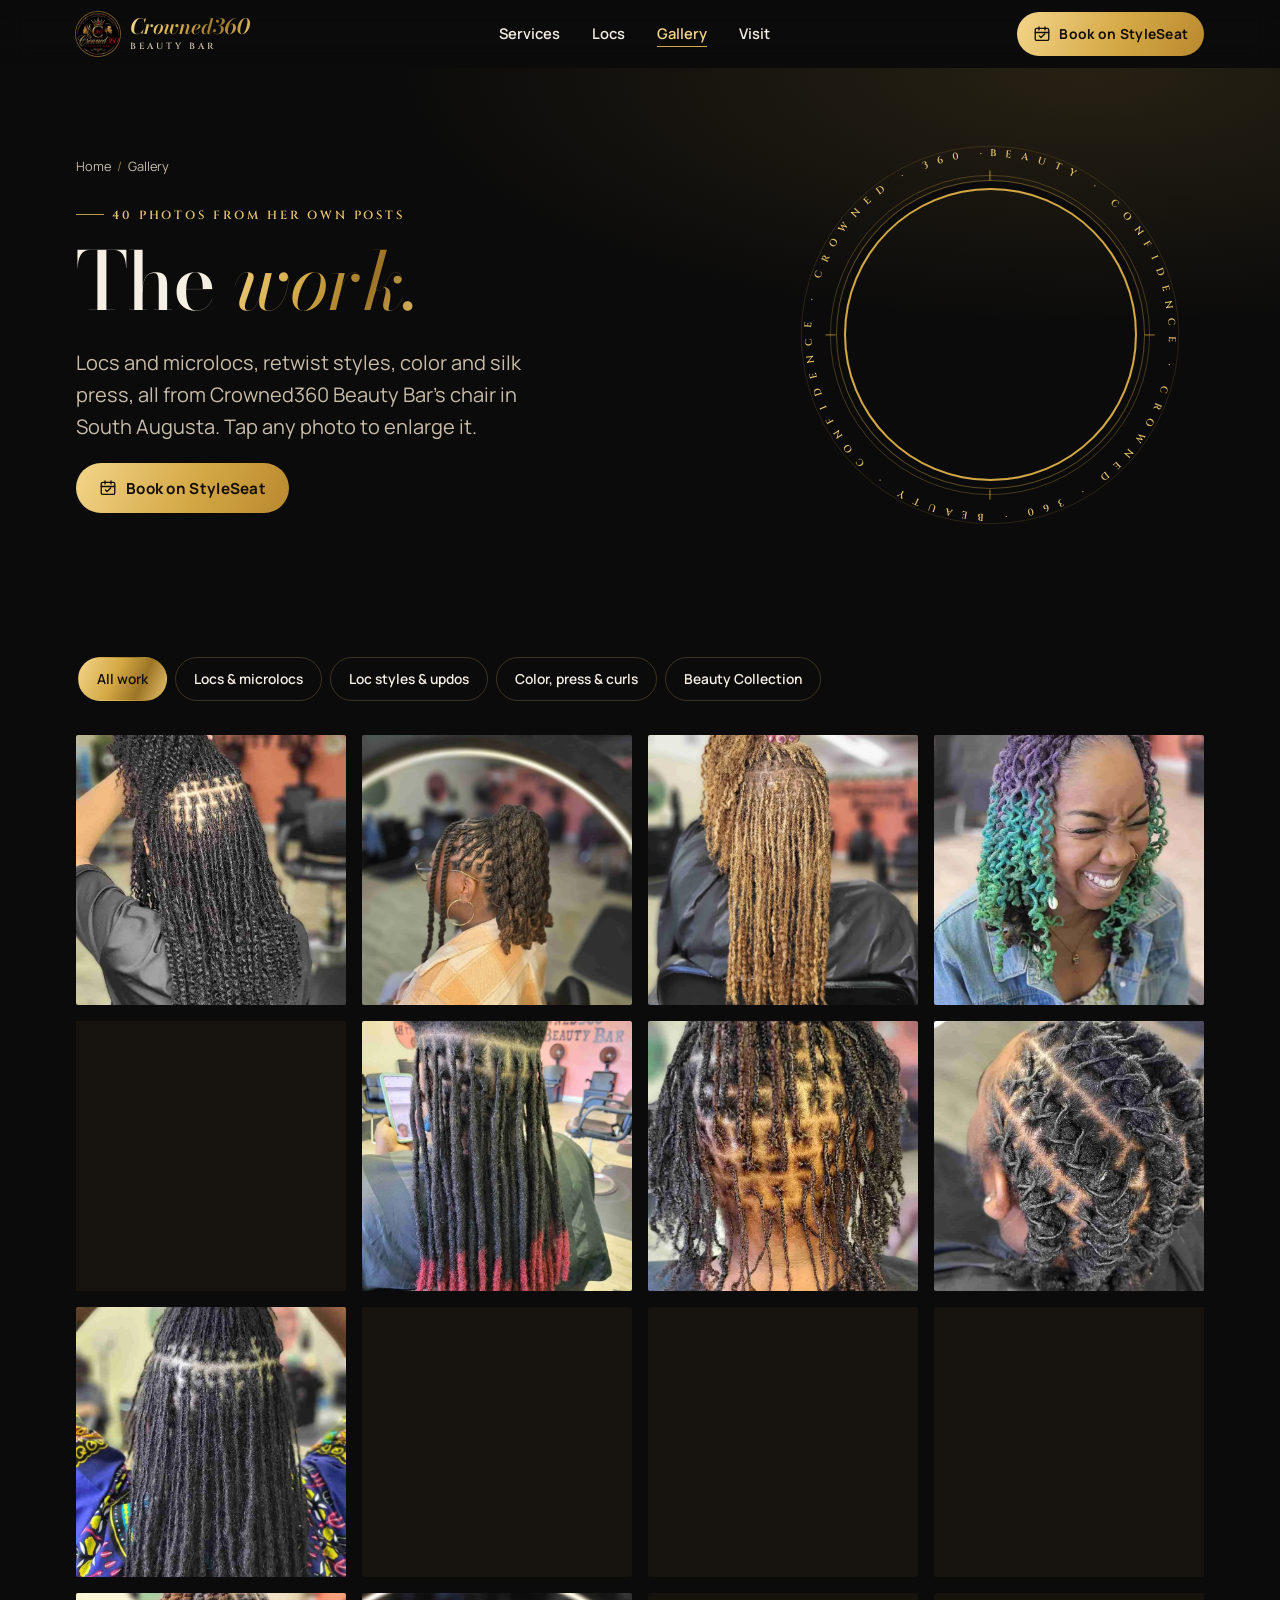
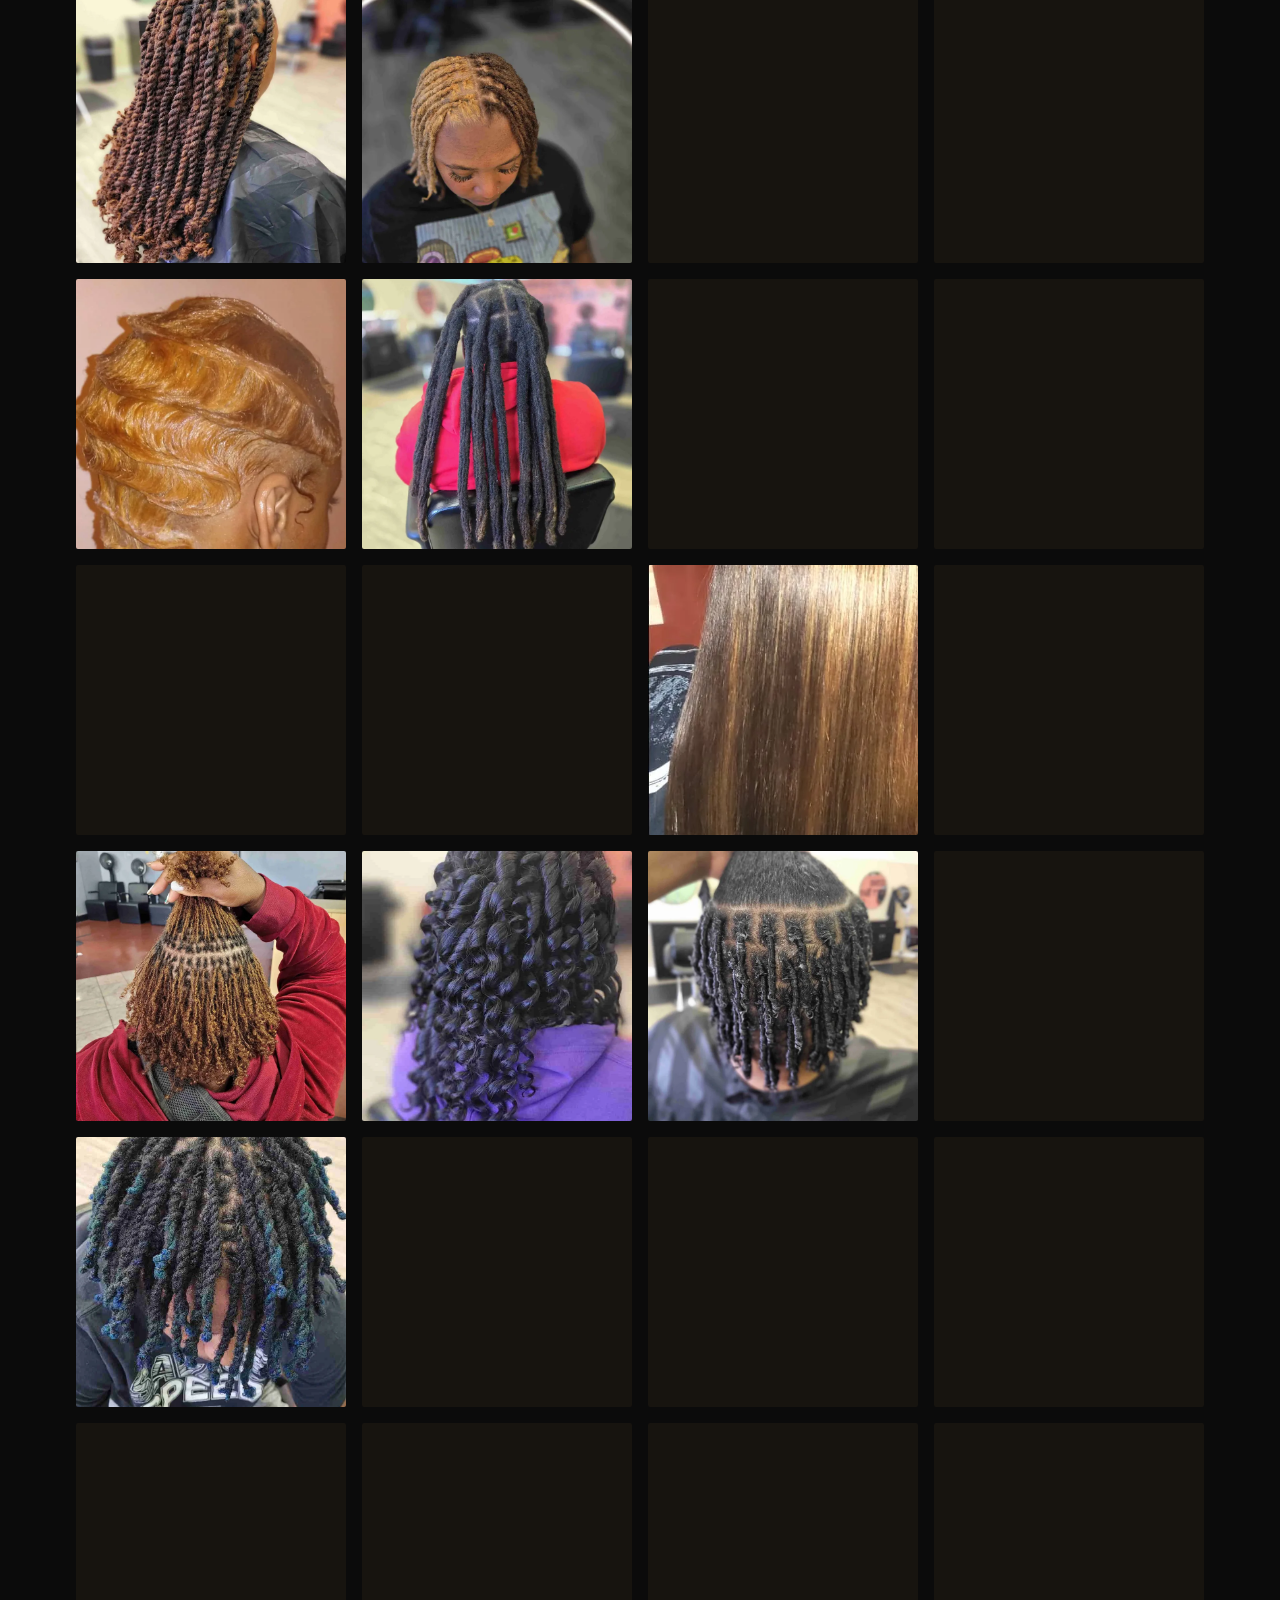
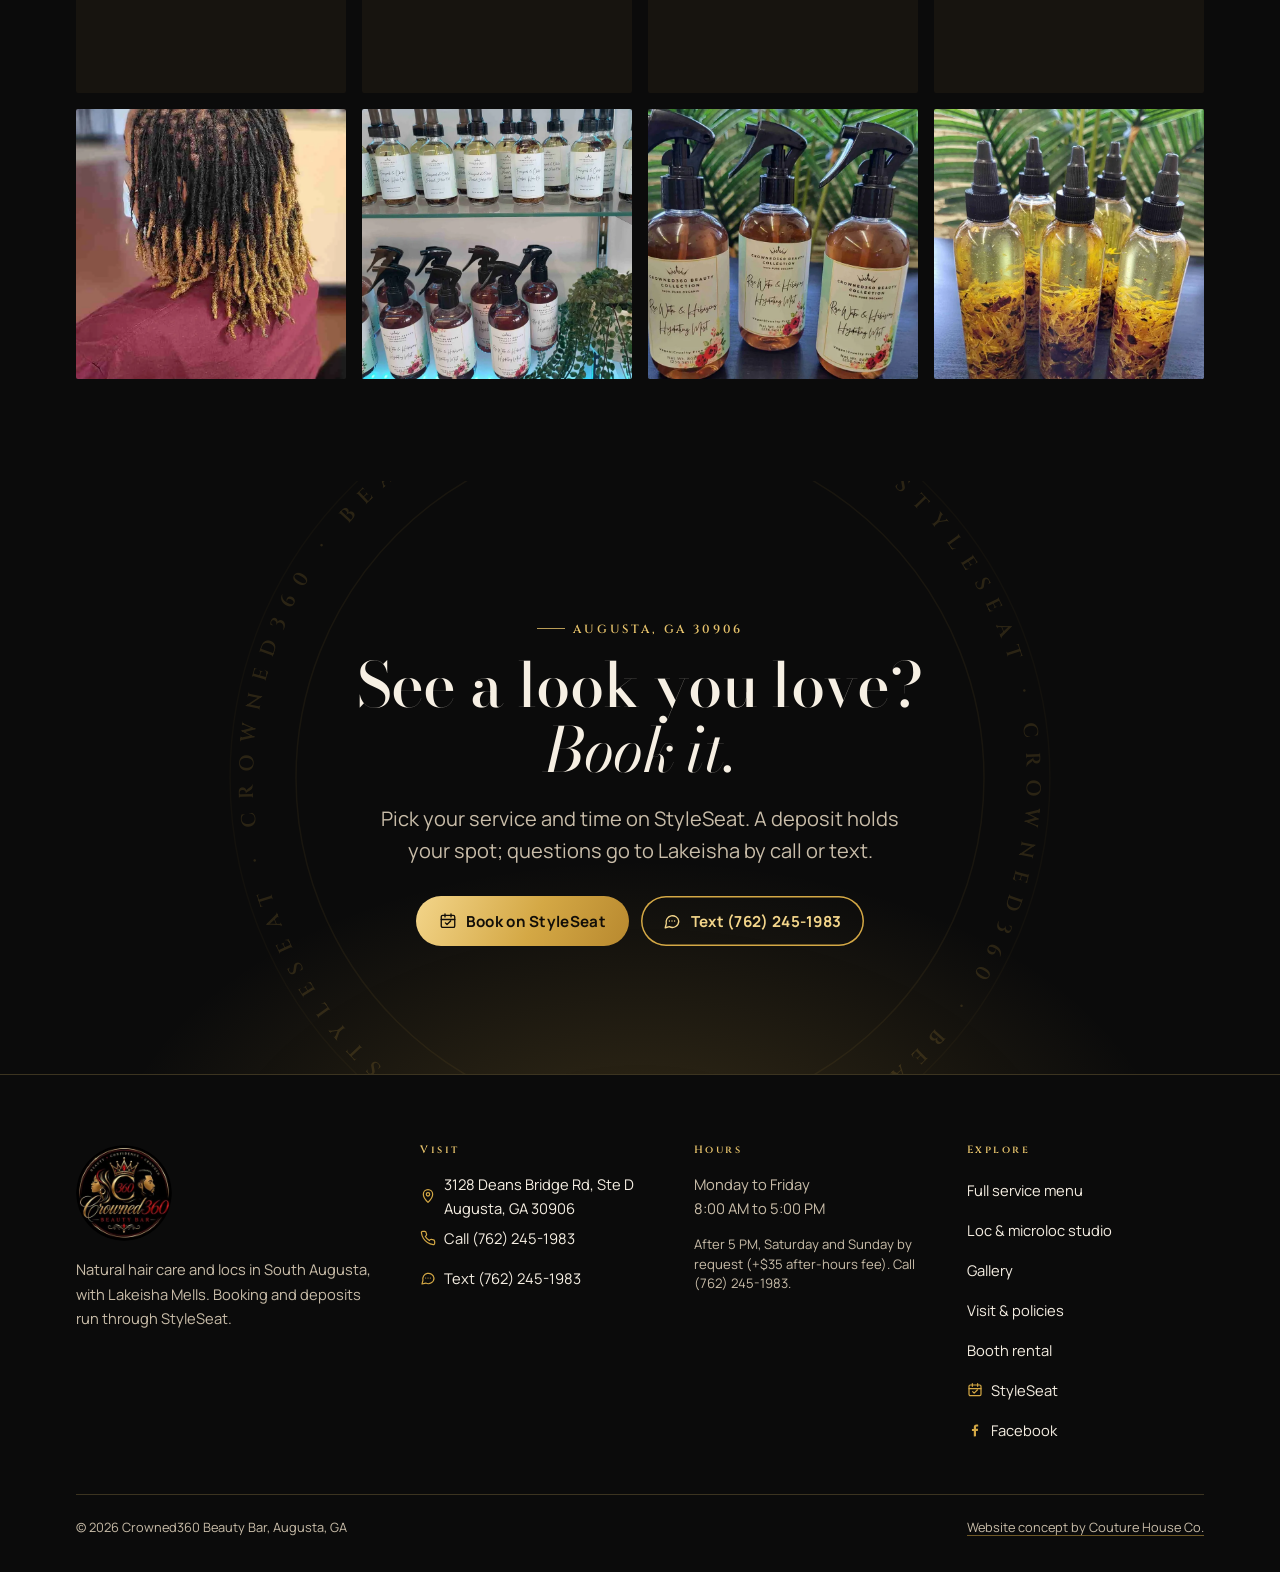
<file: gallery.html>
<!doctype html>
<html lang="en">
<head>
<meta charset="utf-8">
<meta name="viewport" content="width=device-width, initial-scale=1, viewport-fit=cover">
<title>Loc &amp; Natural Hair Gallery | Crowned360 Beauty Bar, Augusta</title>
<meta name="description" content="Microlocs, starter locs, loc extensions, retwist styles, color and silk press by Crowned360 Beauty Bar in Augusta, GA.">
<link rel="canonical" href="https://crowned360-beauty-bar.netlify.app/gallery.html">
<meta name="theme-color" content="#0B0B0B">
<meta name="color-scheme" content="dark light">
<meta property="og:type" content="website">
<meta property="og:site_name" content="Crowned360 Beauty Bar">
<meta property="og:title" content="Loc &amp; Natural Hair Gallery | Crowned360 Beauty Bar, Augusta">
<meta property="og:description" content="Microlocs, starter locs, loc extensions, retwist styles, color and silk press by Crowned360 Beauty Bar in Augusta, GA.">
<meta property="og:url" content="https://crowned360-beauty-bar.netlify.app/gallery.html">
<meta property="og:image" content="https://crowned360-beauty-bar.netlify.app/assets/img/share-2.jpg">
<meta property="og:image:width" content="1200">
<meta property="og:image:height" content="630">
<meta property="og:image:alt" content="Crowned360 Beauty Bar, Augusta GA: Care for the whole crown. 4.9 from 403 StyleSeat reviews, loc and microloc work, BusinessRate Top 3 badge.">
<meta property="og:locale" content="en_US">
<meta name="twitter:card" content="summary_large_image">
<meta name="twitter:title" content="Loc &amp; Natural Hair Gallery | Crowned360 Beauty Bar, Augusta">
<meta name="twitter:description" content="Microlocs, starter locs, loc extensions, retwist styles, color and silk press by Crowned360 Beauty Bar in Augusta, GA.">
<meta name="twitter:image:alt" content="Crowned360 Beauty Bar, Augusta GA: Care for the whole crown. 4.9 from 403 StyleSeat reviews, loc and microloc work, BusinessRate Top 3 badge.">
<meta name="twitter:image" content="https://crowned360-beauty-bar.netlify.app/assets/img/share-2.jpg">
<link rel="icon" href="assets/img/favicon.svg" type="image/svg+xml">
<link rel="icon" href="assets/img/favicon-32.png" sizes="32x32" type="image/png">
<link rel="apple-touch-icon" href="assets/img/apple-touch-icon.png">
<link rel="manifest" href="site.webmanifest">
<link rel="preload" href="assets/fonts/bodoni-moda-latin-opsz-normal.woff2" as="font" type="font/woff2" crossorigin>
<link rel="preload" href="assets/fonts/manrope-latin-wght-normal.woff2" as="font" type="font/woff2" crossorigin>
<link rel="stylesheet" href="assets/css/fonts.css?v=20261012a">
<link rel="stylesheet" href="assets/css/site.css?v=20261012a">
<script>document.documentElement.classList.add('js')</script>
<script src="assets/js/site.js?v=20261012a" defer></script>
<script type="application/ld+json">{"@context":"https://schema.org","@graph":[{"@type":"HairSalon","@id":"https://crowned360-beauty-bar.netlify.app/#salon","name":"Crowned360 Beauty Bar","url":"https://crowned360-beauty-bar.netlify.app/","logo":"https://crowned360-beauty-bar.netlify.app/assets/img/crowned360-logo.png","image":["https://crowned360-beauty-bar.netlify.app/assets/img/share-2.jpg","https://crowned360-beauty-bar.netlify.app/assets/img/loc-twist-ponytail-ring-light.webp"],"description":"Natural hair care and loc studio in South Augusta, GA: locs and microlocs, retwists, silk press, color, cuts and scalp treatments. Book on StyleSeat.","telephone":"+1-762-245-1983","address":{"@type":"PostalAddress","streetAddress":"3128 Deans Bridge Rd, Ste D","addressLocality":"Augusta","addressRegion":"GA","postalCode":"30906","addressCountry":"US"},"openingHoursSpecification":[{"@type":"OpeningHoursSpecification","dayOfWeek":["Monday","Tuesday","Wednesday","Thursday","Friday"],"opens":"08:00","closes":"17:00"}],"priceRange":"$8 to $2,400","currenciesAccepted":"USD","areaServed":[{"@type":"City","name":"Augusta, GA"},{"@type":"Place","name":"South Augusta"},{"@type":"AdministrativeArea","name":"Augusta-Richmond County, GA"}],"sameAs":["https://www.facebook.com/Crowned360/","https://www.styleseat.com/m/v/crowned360"],"employee":{"@type":"Person","name":"Lakeisha Mells","jobTitle":"Stylist, natural hair care and locs"},"potentialAction":{"@type":"ReserveAction","target":{"@type":"EntryPoint","urlTemplate":"https://www.styleseat.com/m/v/crowned360","actionPlatform":["http://schema.org/DesktopWebPlatform","http://schema.org/MobileWebPlatform"]},"result":{"@type":"Reservation","name":"Salon appointment"}}},{"@type":"BreadcrumbList","itemListElement":[{"@type":"ListItem","position":1,"name":"Home","item":"https://crowned360-beauty-bar.netlify.app/"},{"@type":"ListItem","position":2,"name":"Gallery","item":"https://crowned360-beauty-bar.netlify.app/gallery.html"}]},{"@type":"ImageGallery","name":"Crowned360 Beauty Bar gallery","url":"https://crowned360-beauty-bar.netlify.app/gallery.html","image":["https://crowned360-beauty-bar.netlify.app/assets/img/microloc-extensions-curly-ends.webp","https://crowned360-beauty-bar.netlify.app/assets/img/loc-twist-ponytail-ring-light.webp","https://crowned360-beauty-bar.netlify.app/assets/img/microlocs-installation-honey.webp","https://crowned360-beauty-bar.netlify.app/assets/img/colored-loc-curls-client-smiling.webp","https://crowned360-beauty-bar.netlify.app/assets/img/loc-petal-bun-ombre.webp","https://crowned360-beauty-bar.netlify.app/assets/img/full-loc-extensions-red-tips.webp","https://crowned360-beauty-bar.netlify.app/assets/img/starter-interlocs-gold-tips.webp","https://crowned360-beauty-bar.netlify.app/assets/img/loc-retwist-braids-crisscross.webp","https://crowned360-beauty-bar.netlify.app/assets/img/microlocs-clean-grid-parting.webp","https://crowned360-beauty-bar.netlify.app/assets/img/red-curly-updo-color.webp","https://crowned360-beauty-bar.netlify.app/assets/img/loc-cowrie-shell-updo.webp","https://crowned360-beauty-bar.netlify.app/assets/img/microloc-retightening-grid.webp"]}]}</script>
</head>
<body>
<a class="skip" href="#main">Skip to content</a>
<header class="site-header">
  <div class="wrap">
    <a class="brand" href="./" aria-label="Crowned360 Beauty Bar, home">
      <img src="assets/img/crowned360-logo-240.webp" width="240" height="240" alt="" decoding="async">
      <span class="brand-word"><b>Crowned360</b><small>BEAUTY BAR</small></span>
    </a>
    <nav class="nav" aria-label="Main"><ul><li><a href="services.html">Services</a></li><li><a href="locs.html">Locs</a></li><li><a href="gallery.html" aria-current="page">Gallery</a></li><li><a href="visit.html">Visit</a></li></ul></nav>
    <a class="btn btn--sm hdr-cta" href="https://www.styleseat.com/m/v/crowned360"><svg viewBox="0 0 24 24" fill="none" stroke="currentColor" stroke-width="1.8" stroke-linecap="round" stroke-linejoin="round" aria-hidden="true"><rect x="3" y="4.5" width="18" height="16" rx="2"/><path d="M16 2.5v4M8 2.5v4M3 10h18M8.5 14.5l2.2 2.2 4.8-4.7"/></svg>Book on StyleSeat</a>
    <button class="menu-btn" type="button" aria-expanded="false" aria-controls="mobile-menu"><svg class="burger" viewBox="0 0 24 24" fill="none" stroke="currentColor" stroke-width="1.8" stroke-linecap="round" aria-hidden="true"><path d="M4 7h16M4 12h16M4 17h10"/></svg><svg class="x" viewBox="0 0 24 24" fill="none" stroke="currentColor" stroke-width="1.8" stroke-linecap="round" aria-hidden="true"><path d="M6 6l12 12M18 6L6 18"/></svg><span class="lbl">Menu</span></button>
  </div>
</header>
<div class="mobile-menu" id="mobile-menu">
  <a class="m-link" href="./">Home<span>Start here</span></a>
  <a class="m-link" href="services.html">Services<span>Full menu</span></a><a class="m-link" href="locs.html">Locs<span>Loc & microloc studio</span></a><a class="m-link" href="gallery.html">Gallery<span>Her work</span></a><a class="m-link" href="visit.html">Visit<span>Hours & location</span></a>
  <a class="btn" href="https://www.styleseat.com/m/v/crowned360"><svg viewBox="0 0 24 24" fill="none" stroke="currentColor" stroke-width="1.8" stroke-linecap="round" stroke-linejoin="round" aria-hidden="true"><rect x="3" y="4.5" width="18" height="16" rx="2"/><path d="M16 2.5v4M8 2.5v4M3 10h18M8.5 14.5l2.2 2.2 4.8-4.7"/></svg>Book on StyleSeat</a>
  <p class="m-meta">3128 Deans Bridge Rd, Ste D, Augusta, GA 30906<br>Mon to Fri, 8 AM to 5 PM<br><a href="tel:+17622451983">(762) 245-1983</a></p>
</div>

<main id="main">
<section class="page-hero" aria-labelledby="h1">
  <div class="wrap">
    <div>
      <nav class="crumbs" aria-label="Breadcrumb"><ol><li><a href="./">Home</a></li><li aria-current="page">Gallery</li></ol></nav>
      <p class="eyebrow">40 photos from her own posts</p>
      <h1 id="h1" class="reveal">The <em class="foil-text">work.</em></h1>
      <p class="lede reveal d1">Locs and microlocs, retwist styles, color and silk press, all from Crowned360 Beauty Bar’s chair in South Augusta. Tap any photo to enlarge it.</p>
      <div class="btn-row reveal d2"><a class="btn" href="https://www.styleseat.com/m/v/crowned360"><svg viewBox="0 0 24 24" fill="none" stroke="currentColor" stroke-width="1.8" stroke-linecap="round" stroke-linejoin="round" aria-hidden="true"><rect x="3" y="4.5" width="18" height="16" rx="2"/><path d="M16 2.5v4M8 2.5v4M3 10h18M8.5 14.5l2.2 2.2 4.8-4.7"/></svg>Book on StyleSeat</a></div>
    </div>
    <div class="mini-ring"><svg class="ring-text" viewBox="0 0 600 600" aria-hidden="true" focusable="false"><defs><path id="rp282" d="M300,18 a282,282 0 1,1 -0.01,0"/></defs><circle cx="300" cy="300" r="252" fill="none" stroke="#D4A845" stroke-opacity=".45" stroke-width="1"/><circle cx="300" cy="300" r="298" fill="none" stroke="#D4A845" stroke-opacity=".25" stroke-width="1"/><g stroke="#D4A845" stroke-width="1.4" opacity=".9"><line x1="300" y1="40" x2="300" y2="56" transform="rotate(0 300 300)"/><line x1="300" y1="40" x2="300" y2="56" transform="rotate(90 300 300)"/><line x1="300" y1="40" x2="300" y2="56" transform="rotate(180 300 300)"/><line x1="300" y1="40" x2="300" y2="56" transform="rotate(270 300 300)"/></g><g class="ring-rot" data-ring="0.12"><text><textPath href="#rp282" textLength="1763" lengthAdjust="spacing">BEAUTY · CONFIDENCE · CROWNED · 360 · BEAUTY · CONFIDENCE · CROWNED · 360 · </textPath></text></g></svg><div class="disc"><img src="assets/img/loc-petal-bun-ombre.webp" srcset="assets/img/loc-petal-bun-ombre-800.webp 800w, assets/img/loc-petal-bun-ombre.webp 1080w" sizes="(min-width: 1000px) 28vw, 60vw" width="1080" height="1080" alt="Loc petal bun with honey-toned ends" fetchpriority="high" decoding="async"></div></div>
  </div>
</section>
<section class="section" style="padding-top:clamp(36px,4vw,60px)" aria-label="Photo gallery">
  <div class="wrap">
    <div class="filters scroller" role="group" aria-label="Filter photos">
      <button type="button" data-filter="all" aria-pressed="true">All work</button>
      <button type="button" data-filter="locs" aria-pressed="false">Locs &amp; microlocs</button>
      <button type="button" data-filter="styles" aria-pressed="false">Loc styles &amp; updos</button>
      <button type="button" data-filter="color" aria-pressed="false">Color, press &amp; curls</button>
      <button type="button" data-filter="products" aria-pressed="false">Beauty Collection</button>
    </div>
    <div class="g-grid"><figure class="g circ" data-cat="locs"><button class="g-open" type="button" data-full="assets/img/microloc-extensions-curly-ends.webp" aria-label="Enlarge: Microloc extensions with curly ends and a clean grid part"><div class="frame"><img src="assets/img/microloc-extensions-curly-ends.webp" width="853" height="853" alt="Microloc extensions with curly ends and a clean grid part" loading="lazy" decoding="async"></div></button></figure><figure class="g circ" data-cat="styles"><button class="g-open" type="button" data-full="assets/img/loc-twist-ponytail-ring-light.webp" aria-label="Enlarge: Twisted loc ponytail with honey ends, side profile"><div class="frame"><img src="assets/img/loc-twist-ponytail-ring-light.webp" srcset="assets/img/loc-twist-ponytail-ring-light-800.webp 800w, assets/img/loc-twist-ponytail-ring-light.webp 1080w" sizes="(min-width: 1100px) 25vw, (min-width: 700px) 33vw, 50vw" width="1080" height="1080" alt="Twisted loc ponytail with honey ends, side profile" loading="lazy" decoding="async"></div></button></figure><figure class="g circ" data-cat="locs"><button class="g-open" type="button" data-full="assets/img/microlocs-installation-honey.webp" aria-label="Enlarge: Honey blonde microloc installation"><div class="frame"><img src="assets/img/microlocs-installation-honey.webp" srcset="assets/img/microlocs-installation-honey-800.webp 800w, assets/img/microlocs-installation-honey.webp 1080w" sizes="(min-width: 1100px) 25vw, (min-width: 700px) 33vw, 50vw" width="1080" height="1080" alt="Honey blonde microloc installation" loading="lazy" decoding="async"></div></button></figure><figure class="g circ" data-cat="styles color"><button class="g-open" type="button" data-full="assets/img/colored-loc-curls-client-smiling.webp" aria-label="Enlarge: Client laughing with purple and teal loc curls"><div class="frame"><img src="assets/img/colored-loc-curls-client-smiling.webp" width="705" height="705" alt="Client laughing with purple and teal loc curls" loading="lazy" decoding="async"></div></button></figure><figure class="g circ" data-cat="styles"><button class="g-open" type="button" data-full="assets/img/loc-petal-bun-ombre.webp" aria-label="Enlarge: Loc petal bun with honey-toned ends"><div class="frame"><img src="assets/img/loc-petal-bun-ombre.webp" srcset="assets/img/loc-petal-bun-ombre-800.webp 800w, assets/img/loc-petal-bun-ombre.webp 1080w" sizes="(min-width: 1100px) 25vw, (min-width: 700px) 33vw, 50vw" width="1080" height="1080" alt="Loc petal bun with honey-toned ends" loading="lazy" decoding="async"></div></button></figure><figure class="g circ" data-cat="locs"><button class="g-open" type="button" data-full="assets/img/full-loc-extensions-red-tips.webp" aria-label="Enlarge: Full loc extensions with red tips"><div class="frame"><img src="assets/img/full-loc-extensions-red-tips.webp" srcset="assets/img/full-loc-extensions-red-tips-800.webp 800w, assets/img/full-loc-extensions-red-tips.webp 1080w" sizes="(min-width: 1100px) 25vw, (min-width: 700px) 33vw, 50vw" width="1080" height="1080" alt="Full loc extensions with red tips" loading="lazy" decoding="async"></div></button></figure><figure class="g circ" data-cat="locs"><button class="g-open" type="button" data-full="assets/img/starter-interlocs-gold-tips.webp" aria-label="Enlarge: Starter interlocs with gold tips"><div class="frame"><img src="assets/img/starter-interlocs-gold-tips.webp" width="853" height="853" alt="Starter interlocs with gold tips" loading="lazy" decoding="async"></div></button></figure><figure class="g circ" data-cat="styles"><button class="g-open" type="button" data-full="assets/img/loc-retwist-braids-crisscross.webp" aria-label="Enlarge: Loc retwist with crisscross braids"><div class="frame"><img src="assets/img/loc-retwist-braids-crisscross.webp" width="853" height="853" alt="Loc retwist with crisscross braids" loading="lazy" decoding="async"></div></button></figure><figure class="g circ" data-cat="locs"><button class="g-open" type="button" data-full="assets/img/microlocs-clean-grid-parting.webp" aria-label="Enlarge: Long microlocs with a clean grid part"><div class="frame"><img src="assets/img/microlocs-clean-grid-parting.webp" width="853" height="853" alt="Long microlocs with a clean grid part" loading="lazy" decoding="async"></div></button></figure><figure class="g circ" data-cat="color"><button class="g-open" type="button" data-full="assets/img/red-curly-updo-color.webp" aria-label="Enlarge: Bright red curly updo"><div class="frame"><img src="assets/img/red-curly-updo-color.webp" srcset="assets/img/red-curly-updo-color-800.webp 800w, assets/img/red-curly-updo-color.webp 1080w" sizes="(min-width: 1100px) 25vw, (min-width: 700px) 33vw, 50vw" width="1080" height="1080" alt="Bright red curly updo" loading="lazy" decoding="async"></div></button></figure><figure class="g circ" data-cat="styles"><button class="g-open" type="button" data-full="assets/img/loc-cowrie-shell-updo.webp" aria-label="Enlarge: Loc updo with cowrie shells"><div class="frame"><img src="assets/img/loc-cowrie-shell-updo.webp" width="813" height="817" alt="Loc updo with cowrie shells" loading="lazy" decoding="async"></div></button></figure><figure class="g circ" data-cat="locs"><button class="g-open" type="button" data-full="assets/img/microloc-retightening-grid.webp" aria-label="Enlarge: Microloc retightening, sections held up"><div class="frame"><img src="assets/img/microloc-retightening-grid.webp" srcset="assets/img/microloc-retightening-grid-800.webp 800w, assets/img/microloc-retightening-grid.webp 1080w" sizes="(min-width: 1100px) 25vw, (min-width: 700px) 33vw, 50vw" width="1080" height="1080" alt="Microloc retightening, sections held up" loading="lazy" decoding="async"></div></button></figure><figure class="g circ" data-cat="styles"><button class="g-open" type="button" data-full="assets/img/kinky-twist-copper.webp" aria-label="Enlarge: Copper kinky twists"><div class="frame"><img src="assets/img/kinky-twist-copper.webp" srcset="assets/img/kinky-twist-copper-800.webp 800w, assets/img/kinky-twist-copper.webp 1080w" sizes="(min-width: 1100px) 25vw, (min-width: 700px) 33vw, 50vw" width="1080" height="1080" alt="Copper kinky twists" loading="lazy" decoding="async"></div></button></figure><figure class="g circ" data-cat="locs color"><button class="g-open" type="button" data-full="assets/img/honey-blonde-short-locs.webp" aria-label="Enlarge: Short honey blonde locs"><div class="frame"><img src="assets/img/honey-blonde-short-locs.webp" srcset="assets/img/honey-blonde-short-locs-800.webp 800w, assets/img/honey-blonde-short-locs.webp 1080w" sizes="(min-width: 1100px) 25vw, (min-width: 700px) 33vw, 50vw" width="1080" height="1080" alt="Short honey blonde locs" loading="lazy" decoding="async"></div></button></figure><figure class="g circ" data-cat="styles"><button class="g-open" type="button" data-full="assets/img/loc-barrel-roll-updo.webp" aria-label="Enlarge: Loc barrel roll updo, side view"><div class="frame"><img src="assets/img/loc-barrel-roll-updo.webp" width="853" height="853" alt="Loc barrel roll updo, side view" loading="lazy" decoding="async"></div></button></figure><figure class="g circ" data-cat="locs"><button class="g-open" type="button" data-full="assets/img/full-loc-extensions-parting.webp" aria-label="Enlarge: Full loc extensions with neat parts"><div class="frame"><img src="assets/img/full-loc-extensions-parting.webp" width="810" height="817" alt="Full loc extensions with neat parts" loading="lazy" decoding="async"></div></button></figure><figure class="g circ" data-cat="color"><button class="g-open" type="button" data-full="assets/img/blonde-finger-waves.webp" aria-label="Enlarge: Sculpted blonde finger waves"><div class="frame"><img src="assets/img/blonde-finger-waves.webp" width="780" height="760" alt="Sculpted blonde finger waves" loading="lazy" decoding="async"></div></button></figure><figure class="g circ" data-cat="locs"><button class="g-open" type="button" data-full="assets/img/wick-locs-tightening-repair.webp" aria-label="Enlarge: Wick locs after tightening and repair"><div class="frame"><img src="assets/img/wick-locs-tightening-repair.webp" srcset="assets/img/wick-locs-tightening-repair-800.webp 800w, assets/img/wick-locs-tightening-repair.webp 1080w" sizes="(min-width: 1100px) 25vw, (min-width: 700px) 33vw, 50vw" width="1080" height="1080" alt="Wick locs after tightening and repair" loading="lazy" decoding="async"></div></button></figure><figure class="g circ" data-cat="styles"><button class="g-open" type="button" data-full="assets/img/loc-braid-chevron-pattern.webp" aria-label="Enlarge: Loc braids in a chevron pattern"><div class="frame"><img src="assets/img/loc-braid-chevron-pattern.webp" width="817" height="817" alt="Loc braids in a chevron pattern" loading="lazy" decoding="async"></div></button></figure><figure class="g circ" data-cat="locs color"><button class="g-open" type="button" data-full="assets/img/two-tone-locs-retwist.webp" aria-label="Enlarge: Two-tone locs fresh from a retwist"><div class="frame"><img src="assets/img/two-tone-locs-retwist.webp" srcset="assets/img/two-tone-locs-retwist-800.webp 800w, assets/img/two-tone-locs-retwist.webp 1080w" sizes="(min-width: 1100px) 25vw, (min-width: 700px) 33vw, 50vw" width="1080" height="1080" alt="Two-tone locs fresh from a retwist" loading="lazy" decoding="async"></div></button></figure><figure class="g circ" data-cat="styles"><button class="g-open" type="button" data-full="assets/img/goddess-locs-side-view.webp" aria-label="Enlarge: Boho locs, side view with cowrie shell"><div class="frame"><img src="assets/img/goddess-locs-side-view.webp" width="853" height="853" alt="Boho locs, side view with cowrie shell" loading="lazy" decoding="async"></div></button></figure><figure class="g circ" data-cat="locs"><button class="g-open" type="button" data-full="assets/img/starter-interlocs-copper-ends.webp" aria-label="Enlarge: Starter interlocs with copper ends"><div class="frame"><img src="assets/img/starter-interlocs-copper-ends.webp" srcset="assets/img/starter-interlocs-copper-ends-800.webp 800w, assets/img/starter-interlocs-copper-ends.webp 1080w" sizes="(min-width: 1100px) 25vw, (min-width: 700px) 33vw, 50vw" width="1080" height="1080" alt="Starter interlocs with copper ends" loading="lazy" decoding="async"></div></button></figure><figure class="g circ" data-cat="color"><button class="g-open" type="button" data-full="assets/img/silk-press-highlights.webp" aria-label="Enlarge: Silk press with caramel highlights"><div class="frame"><img src="assets/img/silk-press-highlights.webp" width="470" height="1080" alt="Silk press with caramel highlights" loading="lazy" decoding="async"></div></button></figure><figure class="g circ" data-cat="styles"><button class="g-open" type="button" data-full="assets/img/loc-retwist-updo-back.webp" aria-label="Enlarge: Loc retwist updo, back view"><div class="frame"><img src="assets/img/loc-retwist-updo-back.webp" width="814" height="817" alt="Loc retwist updo, back view" loading="lazy" decoding="async"></div></button></figure><figure class="g circ" data-cat="locs"><button class="g-open" type="button" data-full="assets/img/microloc-retightening-honey.webp" aria-label="Enlarge: Microloc retightening on honey brown locs"><div class="frame"><img src="assets/img/microloc-retightening-honey.webp" srcset="assets/img/microloc-retightening-honey-800.webp 800w, assets/img/microloc-retightening-honey.webp 1080w" sizes="(min-width: 1100px) 25vw, (min-width: 700px) 33vw, 50vw" width="1080" height="1080" alt="Microloc retightening on honey brown locs" loading="lazy" decoding="async"></div></button></figure><figure class="g circ" data-cat="styles"><button class="g-open" type="button" data-full="assets/img/wand-curls-defined.webp" aria-label="Enlarge: Defined wand curls"><div class="frame"><img src="assets/img/wand-curls-defined.webp" width="817" height="817" alt="Defined wand curls" loading="lazy" decoding="async"></div></button></figure><figure class="g circ" data-cat="locs"><button class="g-open" type="button" data-full="assets/img/traditional-starter-locs.webp" aria-label="Enlarge: Traditional starter locs"><div class="frame"><img src="assets/img/traditional-starter-locs.webp" srcset="assets/img/traditional-starter-locs-800.webp 800w, assets/img/traditional-starter-locs.webp 1080w" sizes="(min-width: 1100px) 25vw, (min-width: 700px) 33vw, 50vw" width="1080" height="1080" alt="Traditional starter locs" loading="lazy" decoding="async"></div></button></figure><figure class="g circ" data-cat="styles"><button class="g-open" type="button" data-full="assets/img/loc-updo-side-profile.webp" aria-label="Enlarge: Loc updo, side profile"><div class="frame"><img src="assets/img/loc-updo-side-profile.webp" width="771" height="771" alt="Loc updo, side profile" loading="lazy" decoding="async"></div></button></figure><figure class="g circ" data-cat="locs color"><button class="g-open" type="button" data-full="assets/img/teal-tipped-locs.webp" aria-label="Enlarge: Locs with teal tips"><div class="frame"><img src="assets/img/teal-tipped-locs.webp" width="817" height="817" alt="Locs with teal tips" loading="lazy" decoding="async"></div></button></figure><figure class="g circ" data-cat="styles color"><button class="g-open" type="button" data-full="assets/img/copper-locs-side-ponytail.webp" aria-label="Enlarge: Copper locs in a side ponytail"><div class="frame"><img src="assets/img/copper-locs-side-ponytail.webp" srcset="assets/img/copper-locs-side-ponytail-800.webp 800w, assets/img/copper-locs-side-ponytail.webp 1080w" sizes="(min-width: 1100px) 25vw, (min-width: 700px) 33vw, 50vw" width="1080" height="1080" alt="Copper locs in a side ponytail" loading="lazy" decoding="async"></div></button></figure><figure class="g circ" data-cat="locs"><button class="g-open" type="button" data-full="assets/img/starter-wicks-neck-length.webp" aria-label="Enlarge: Neck-length starter wicks"><div class="frame"><img src="assets/img/starter-wicks-neck-length.webp" srcset="assets/img/starter-wicks-neck-length-800.webp 800w, assets/img/starter-wicks-neck-length.webp 1080w" sizes="(min-width: 1100px) 25vw, (min-width: 700px) 33vw, 50vw" width="1080" height="1080" alt="Neck-length starter wicks" loading="lazy" decoding="async"></div></button></figure><figure class="g circ" data-cat="color"><button class="g-open" type="button" data-full="assets/img/quick-weave-bob-copper.webp" aria-label="Enlarge: Copper quick weave bob"><div class="frame"><img src="assets/img/quick-weave-bob-copper.webp" width="560" height="1080" alt="Copper quick weave bob" loading="lazy" decoding="async"></div></button></figure><figure class="g circ" data-cat="styles"><button class="g-open" type="button" data-full="assets/img/loc-retwist-braid-sweep.webp" aria-label="Enlarge: Loc retwist braided into a side sweep"><div class="frame"><img src="assets/img/loc-retwist-braid-sweep.webp" width="749" height="749" alt="Loc retwist braided into a side sweep" loading="lazy" decoding="async"></div></button></figure><figure class="g circ" data-cat="locs"><button class="g-open" type="button" data-full="assets/img/micro-twist-loc-extension-hair.webp" aria-label="Enlarge: Prepared micro twist loc extension hair"><div class="frame"><img src="assets/img/micro-twist-loc-extension-hair.webp" srcset="assets/img/micro-twist-loc-extension-hair-800.webp 800w, assets/img/micro-twist-loc-extension-hair.webp 1080w" sizes="(min-width: 1100px) 25vw, (min-width: 700px) 33vw, 50vw" width="1080" height="1080" alt="Prepared micro twist loc extension hair" loading="lazy" decoding="async"></div></button></figure><figure class="g circ" data-cat="locs color"><button class="g-open" type="button" data-full="assets/img/honey-tipped-locs-retwist.webp" aria-label="Enlarge: Freshly retwisted locs with honey tips, seen from above"><div class="frame"><img src="assets/img/honey-tipped-locs-retwist.webp" srcset="assets/img/honey-tipped-locs-retwist-800.webp 800w, assets/img/honey-tipped-locs-retwist.webp 1080w" sizes="(min-width: 1100px) 25vw, (min-width: 700px) 33vw, 50vw" width="1080" height="975" alt="Freshly retwisted locs with honey tips, seen from above" loading="lazy" decoding="async"></div></button></figure><figure class="g circ" data-cat="locs"><button class="g-open" type="button" data-full="assets/img/microlocs-short-back.webp" aria-label="Enlarge: Short microlocs with a crisp parting grid, back view"><div class="frame"><img src="assets/img/microlocs-short-back.webp" width="817" height="817" alt="Short microlocs with a crisp parting grid, back view" loading="lazy" decoding="async"></div></button></figure><figure class="g circ" data-cat="locs color"><button class="g-open" type="button" data-full="assets/img/honey-ombre-locs.webp" aria-label="Enlarge: Honey ombre locs"><div class="frame"><img src="assets/img/honey-ombre-locs.webp" width="817" height="817" alt="Honey ombre locs" loading="lazy" decoding="async"></div></button></figure><figure class="g circ" data-cat="products"><button class="g-open" type="button" data-full="assets/img/crowned360-beauty-collection-shelf.webp" aria-label="Enlarge: Crowned360 Beauty Collection oils and mists on the salon shelf"><div class="frame"><img src="assets/img/crowned360-beauty-collection-shelf.webp" srcset="assets/img/crowned360-beauty-collection-shelf-800.webp 800w, assets/img/crowned360-beauty-collection-shelf.webp 1080w" sizes="(min-width: 1100px) 25vw, (min-width: 700px) 33vw, 50vw" width="1080" height="1080" alt="Crowned360 Beauty Collection oils and mists on the salon shelf" loading="lazy" decoding="async"></div></button></figure><figure class="g circ" data-cat="products"><button class="g-open" type="button" data-full="assets/img/rose-water-hibiscus-hydrating-mist.webp" aria-label="Enlarge: Rose Water and Hibiscus Hydrating Mist"><div class="frame"><img src="assets/img/rose-water-hibiscus-hydrating-mist.webp" srcset="assets/img/rose-water-hibiscus-hydrating-mist-800.webp 800w, assets/img/rose-water-hibiscus-hydrating-mist.webp 1080w" sizes="(min-width: 1100px) 25vw, (min-width: 700px) 33vw, 50vw" width="1080" height="1080" alt="Rose Water and Hibiscus Hydrating Mist" loading="lazy" decoding="async"></div></button></figure><figure class="g circ" data-cat="products"><button class="g-open" type="button" data-full="assets/img/botanical-hair-oil-bottles.webp" aria-label="Enlarge: Botanical hair oils with flower petals"><div class="frame"><img src="assets/img/botanical-hair-oil-bottles.webp" srcset="assets/img/botanical-hair-oil-bottles-800.webp 800w, assets/img/botanical-hair-oil-bottles.webp 1080w" sizes="(min-width: 1100px) 25vw, (min-width: 700px) 33vw, 50vw" width="1080" height="1080" alt="Botanical hair oils with flower petals" loading="lazy" decoding="async"></div></button></figure></div>
  </div>
</section>
<dialog class="lightbox" id="lightbox" aria-label="Enlarged photo">
  <figure><button class="lb-close" type="button" aria-label="Close"><svg viewBox="0 0 24 24" fill="none" stroke="currentColor" stroke-width="1.8" stroke-linecap="round" aria-hidden="true"><path d="M6 6l12 12M18 6L6 18"/></svg></button><img src="assets/img/loc-petal-bun-ombre.webp" width="1080" height="1080" alt=""><figcaption></figcaption></figure>
</dialog>
<section class="cta-band" aria-labelledby="cta-h">
  <svg class="ring-deco" viewBox="0 0 600 600" aria-hidden="true" focusable="false"><defs><path id="rp270" d="M300,30 a270,270 0 1,1 -0.01,0"/></defs><circle cx="300" cy="300" r="240" fill="none" stroke="#D4A845" stroke-opacity=".45" stroke-width="1"/><circle cx="300" cy="300" r="286" fill="none" stroke="#D4A845" stroke-opacity=".25" stroke-width="1"/><g class="ring-rot" data-ring="-0.05"><text><textPath href="#rp270" textLength="1688" lengthAdjust="spacing">BOOK · ON · STYLESEAT · CROWNED360 · BEAUTY · BAR · BOOK · ON · STYLESEAT · CROWNED360 · BEAUTY · BAR · </textPath></text></g></svg>
  <div class="wrap inner">
    <p class="eyebrow" style="justify-content:center">Augusta, GA 30906</p>
    <h2 id="cta-h" class="reveal">See a look you love? <em>Book it.</em></h2>
    <p class="lede reveal d1">Pick your service and time on StyleSeat. A deposit holds your spot; questions go to Lakeisha by call or text.</p>
    <div class="btn-row reveal d2"><a class="btn" href="https://www.styleseat.com/m/v/crowned360"><svg viewBox="0 0 24 24" fill="none" stroke="currentColor" stroke-width="1.8" stroke-linecap="round" stroke-linejoin="round" aria-hidden="true"><rect x="3" y="4.5" width="18" height="16" rx="2"/><path d="M16 2.5v4M8 2.5v4M3 10h18M8.5 14.5l2.2 2.2 4.8-4.7"/></svg>Book on StyleSeat</a><a class="btn btn--ghost" href="sms:+17622451983"><svg viewBox="0 0 24 24" fill="none" stroke="currentColor" stroke-width="1.8" stroke-linecap="round" stroke-linejoin="round" aria-hidden="true"><path d="M21 12a8.5 8.5 0 0 1-12.4 7.6L3 21l1.4-5.4A8.5 8.5 0 1 1 21 12z"/><path d="M8.5 12h.01M12 12h.01M15.5 12h.01"/></svg>Text (762) 245-1983</a></div>
  </div>
</section>
</main>
<footer class="site-footer">
  <div class="wrap">
    <div class="foot-grid">
      <div class="foot-brand">
        <img src="assets/img/crowned360-logo-240.webp" width="240" height="240" alt="Crowned360 Beauty Bar logo: gold crown and script on black" loading="lazy" decoding="async">
        <p>Natural hair care and locs in South Augusta, with Lakeisha Mells. Booking and deposits run through StyleSeat.</p>
      </div>
      <div>
        <h2>Visit</h2>
        <address><a href="https://www.google.com/maps/search/?api=1&query=Crowned360+Beauty+Bar+3128+Deans+Bridge+Rd+Ste+D+Augusta+GA+30906"><svg viewBox="0 0 24 24" fill="none" stroke="currentColor" stroke-width="1.8" stroke-linecap="round" stroke-linejoin="round" aria-hidden="true"><path d="M12 21.5s-7-6.2-7-12a7 7 0 1 1 14 0c0 5.8-7 12-7 12z"/><circle cx="12" cy="9.5" r="2.6"/></svg>3128 Deans Bridge Rd, Ste D<br>Augusta, GA 30906</a></address>
        <ul><li><a href="tel:+17622451983"><svg viewBox="0 0 24 24" fill="none" stroke="currentColor" stroke-width="1.8" stroke-linecap="round" stroke-linejoin="round" aria-hidden="true"><path d="M22 16.9v3a2 2 0 0 1-2.2 2 19.8 19.8 0 0 1-8.6-3.1 19.5 19.5 0 0 1-6-6A19.8 19.8 0 0 1 2.1 4.2 2 2 0 0 1 4.1 2h3a2 2 0 0 1 2 1.7c.1.9.4 1.8.7 2.7a2 2 0 0 1-.5 2.1L8 9.8a16 16 0 0 0 6 6l1.3-1.3a2 2 0 0 1 2.1-.4c.9.3 1.8.6 2.7.7a2 2 0 0 1 1.7 2z"/></svg>Call (762) 245-1983</a></li><li><a href="sms:+17622451983"><svg viewBox="0 0 24 24" fill="none" stroke="currentColor" stroke-width="1.8" stroke-linecap="round" stroke-linejoin="round" aria-hidden="true"><path d="M21 12a8.5 8.5 0 0 1-12.4 7.6L3 21l1.4-5.4A8.5 8.5 0 1 1 21 12z"/><path d="M8.5 12h.01M12 12h.01M15.5 12h.01"/></svg>Text (762) 245-1983</a></li></ul>
      </div>
      <div>
        <h2>Hours</h2>
        <p>Monday to Friday<br>8:00 AM to 5:00 PM</p>
        <p class="note">After 5 PM, Saturday and Sunday by request (+$35 after-hours fee). Call (762) 245-1983.</p>
      </div>
      <div>
        <h2>Explore</h2>
        <ul>
          <li><a href="services.html">Full service menu</a></li>
          <li><a href="locs.html">Loc &amp; microloc studio</a></li>
          <li><a href="gallery.html">Gallery</a></li>
          <li><a href="visit.html">Visit &amp; policies</a></li>
          <li><a href="visit.html#join">Booth rental</a></li>
          <li><a href="https://www.styleseat.com/m/v/crowned360"><svg viewBox="0 0 24 24" fill="none" stroke="currentColor" stroke-width="1.8" stroke-linecap="round" stroke-linejoin="round" aria-hidden="true"><rect x="3" y="4.5" width="18" height="16" rx="2"/><path d="M16 2.5v4M8 2.5v4M3 10h18M8.5 14.5l2.2 2.2 4.8-4.7"/></svg>StyleSeat</a></li>
          <li><a href="https://www.facebook.com/Crowned360/"><svg viewBox="0 0 24 24" fill="currentColor" aria-hidden="true"><path d="M13.5 21.5v-8h2.7l.4-3.2h-3.1V8.3c0-.9.3-1.5 1.6-1.5h1.7V4c-.3 0-1.3-.1-2.5-.1-2.5 0-4.1 1.5-4.1 4.2v2.3H7.4v3.2h2.8v8z"/></svg>Facebook</a></li>
        </ul>
      </div>
    </div>
    <div class="foot-base">
      <span>&copy; <span data-year>2026</span> Crowned360 Beauty Bar, Augusta, GA</span>
      <a href="https://couturehouse.co">Website concept by Couture House Co.</a>
    </div>
  </div>
</footer>
<nav class="actionbar" aria-label="Quick actions">
  <a class="ab-book" href="https://www.styleseat.com/m/v/crowned360"><svg viewBox="0 0 24 24" fill="none" stroke="currentColor" stroke-width="1.8" stroke-linecap="round" stroke-linejoin="round" aria-hidden="true"><rect x="3" y="4.5" width="18" height="16" rx="2"/><path d="M16 2.5v4M8 2.5v4M3 10h18M8.5 14.5l2.2 2.2 4.8-4.7"/></svg>Book on StyleSeat</a>
  <a class="ab-call" href="tel:+17622451983"><svg viewBox="0 0 24 24" fill="none" stroke="currentColor" stroke-width="1.8" stroke-linecap="round" stroke-linejoin="round" aria-hidden="true"><path d="M22 16.9v3a2 2 0 0 1-2.2 2 19.8 19.8 0 0 1-8.6-3.1 19.5 19.5 0 0 1-6-6A19.8 19.8 0 0 1 2.1 4.2 2 2 0 0 1 4.1 2h3a2 2 0 0 1 2 1.7c.1.9.4 1.8.7 2.7a2 2 0 0 1-.5 2.1L8 9.8a16 16 0 0 0 6 6l1.3-1.3a2 2 0 0 1 2.1-.4c.9.3 1.8.6 2.7.7a2 2 0 0 1 1.7 2z"/></svg>Call</a>
</nav>
</body>
</html>
</file>
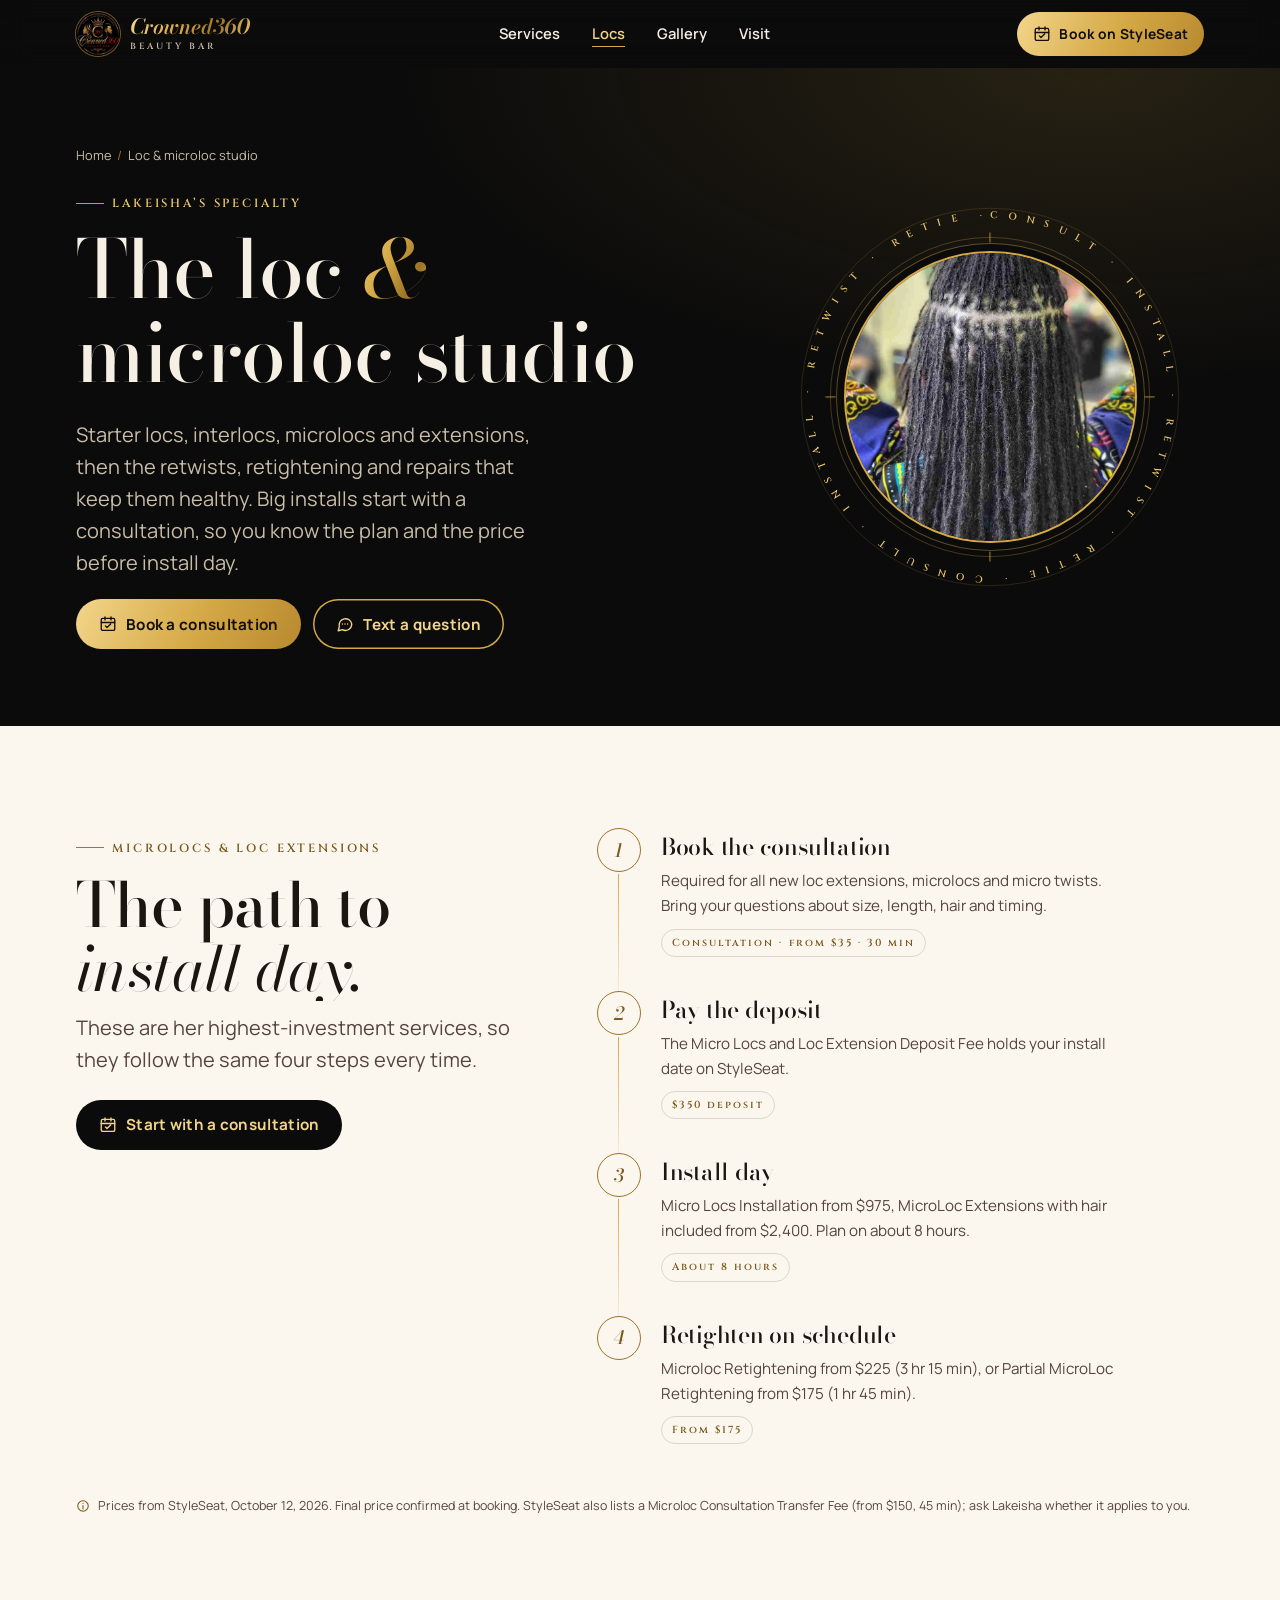
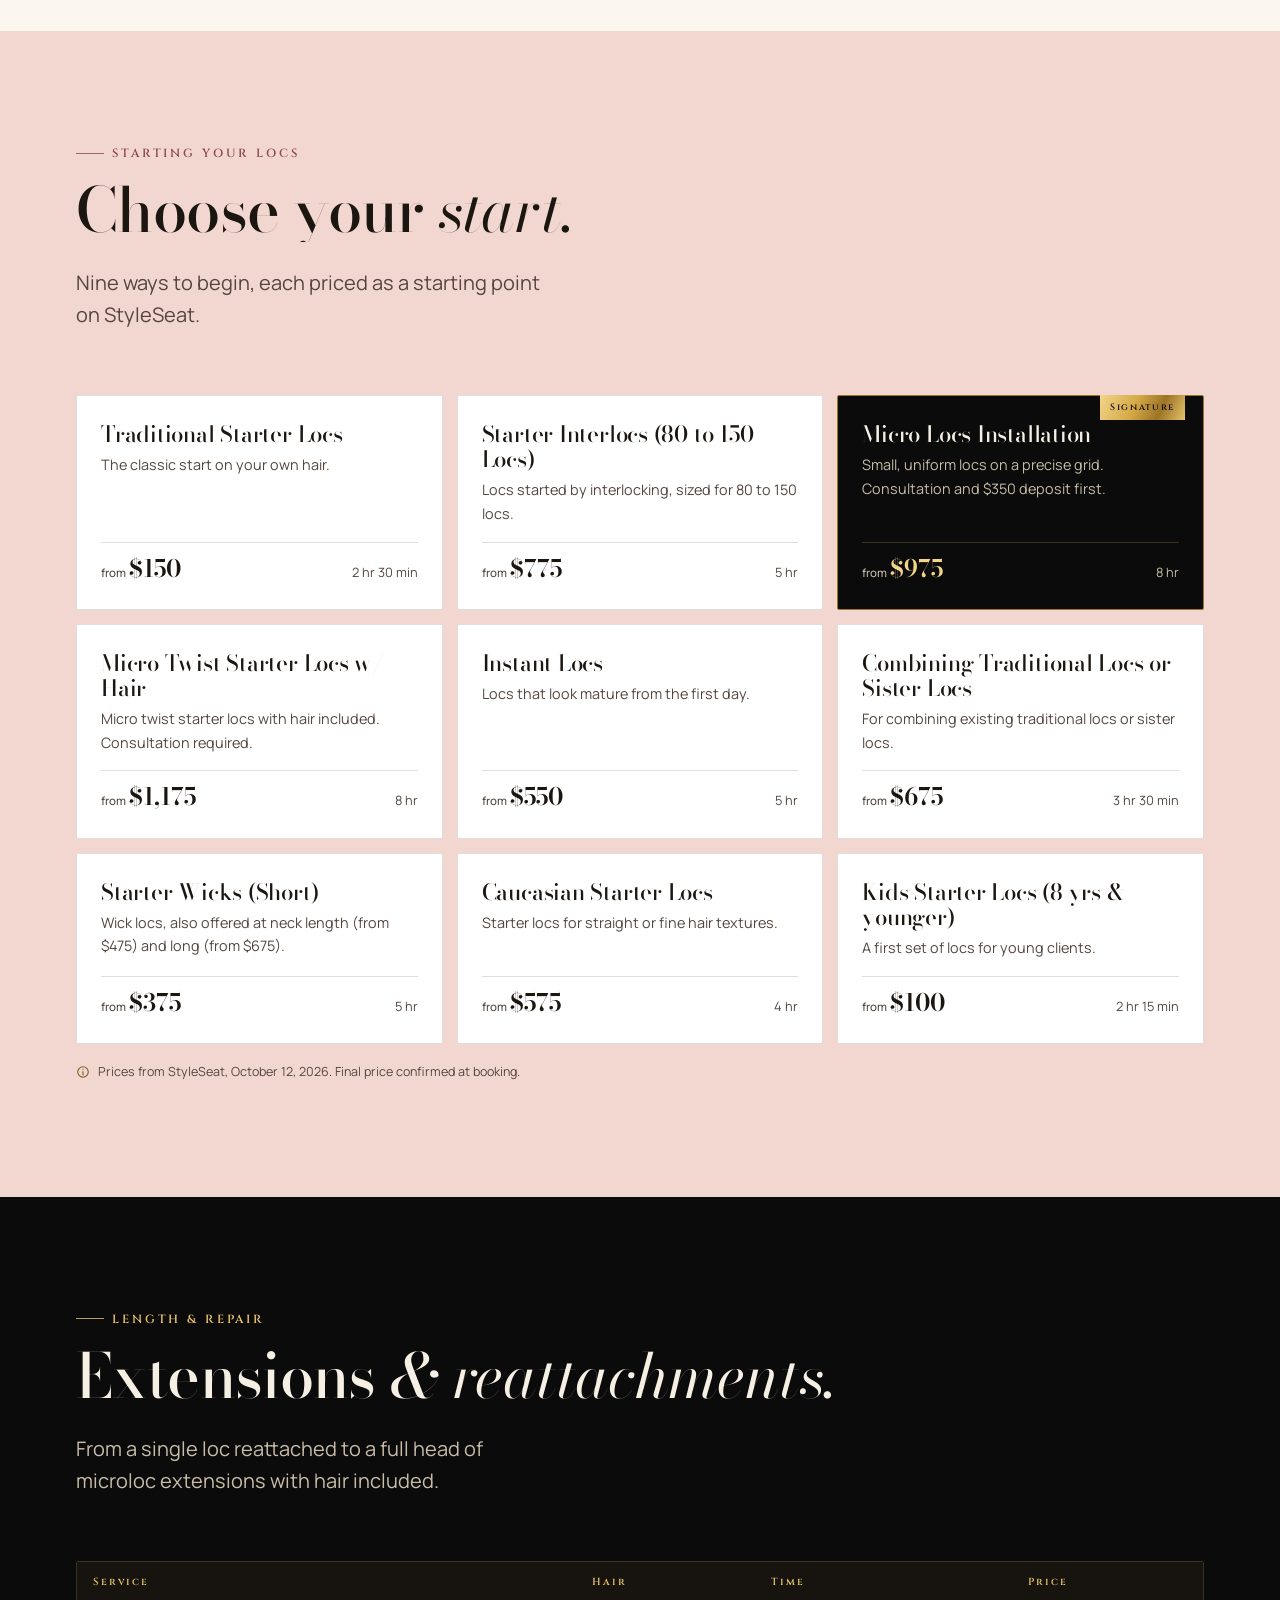
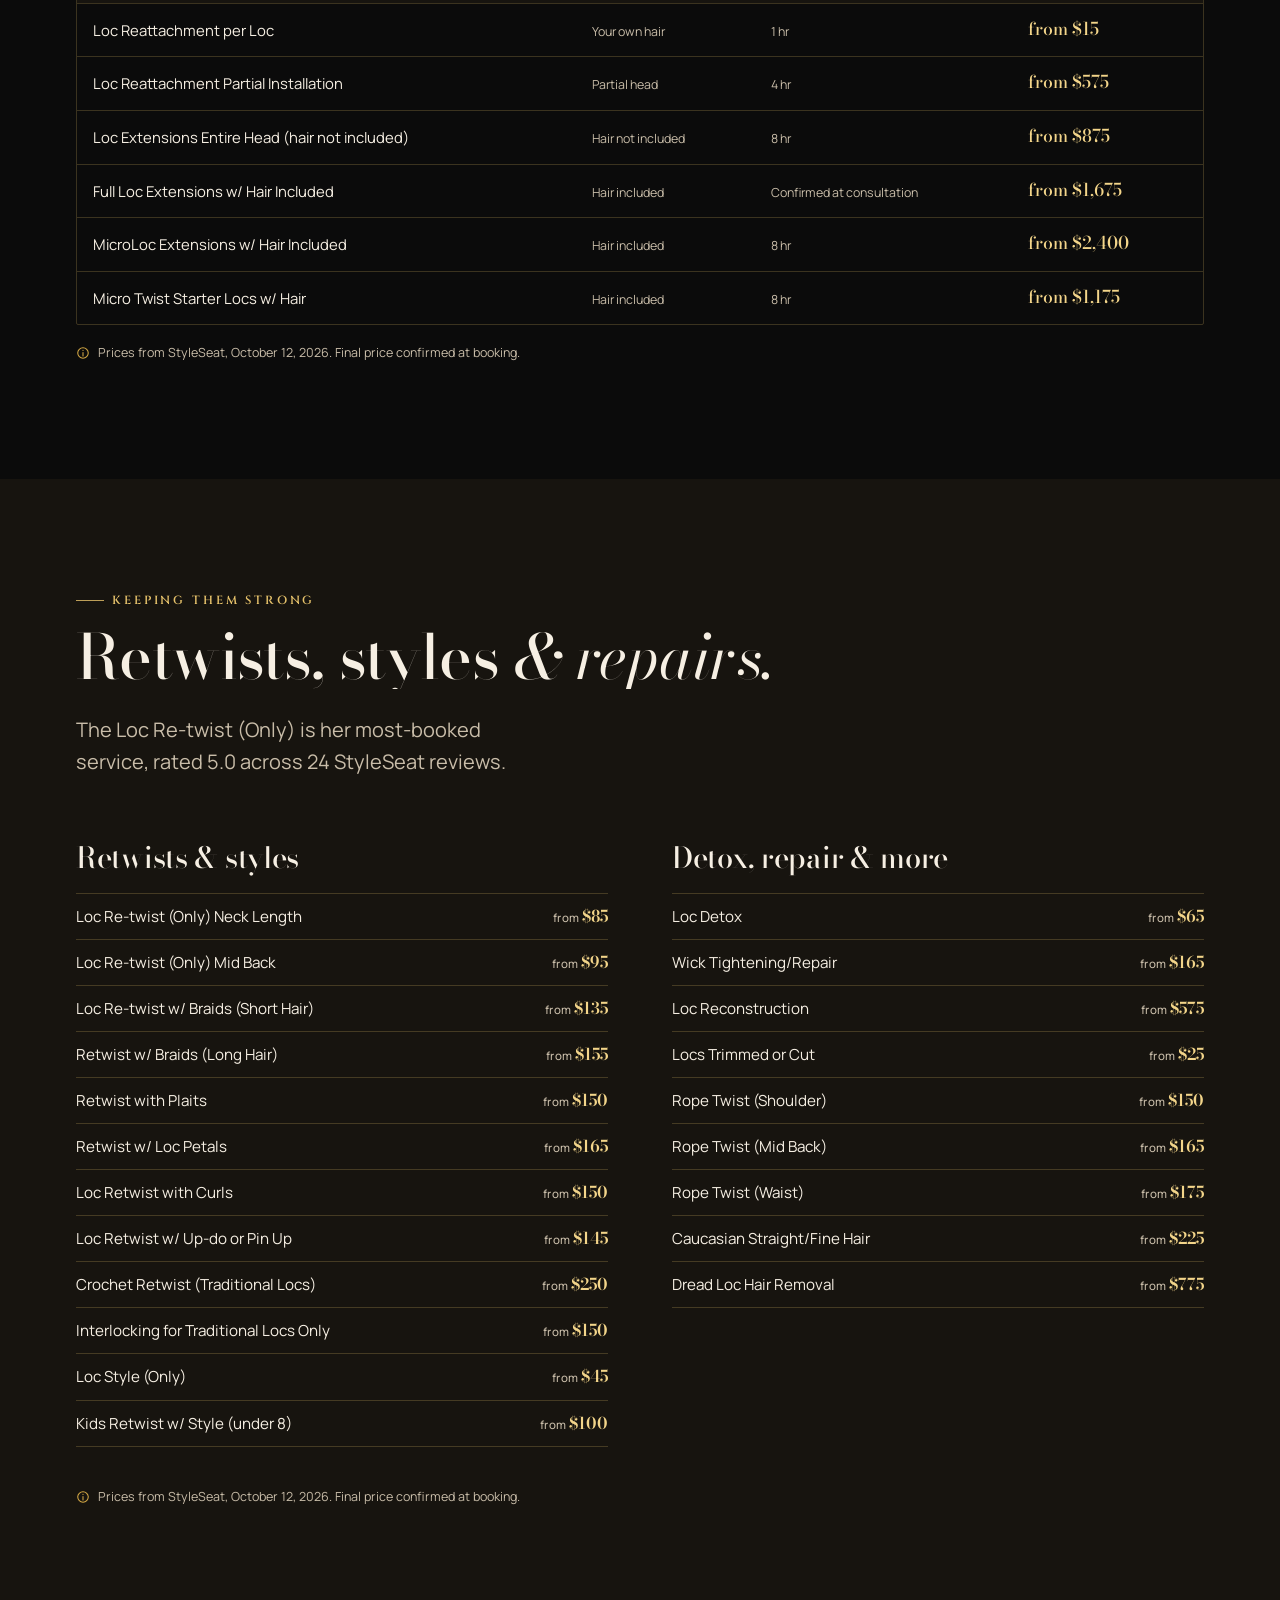
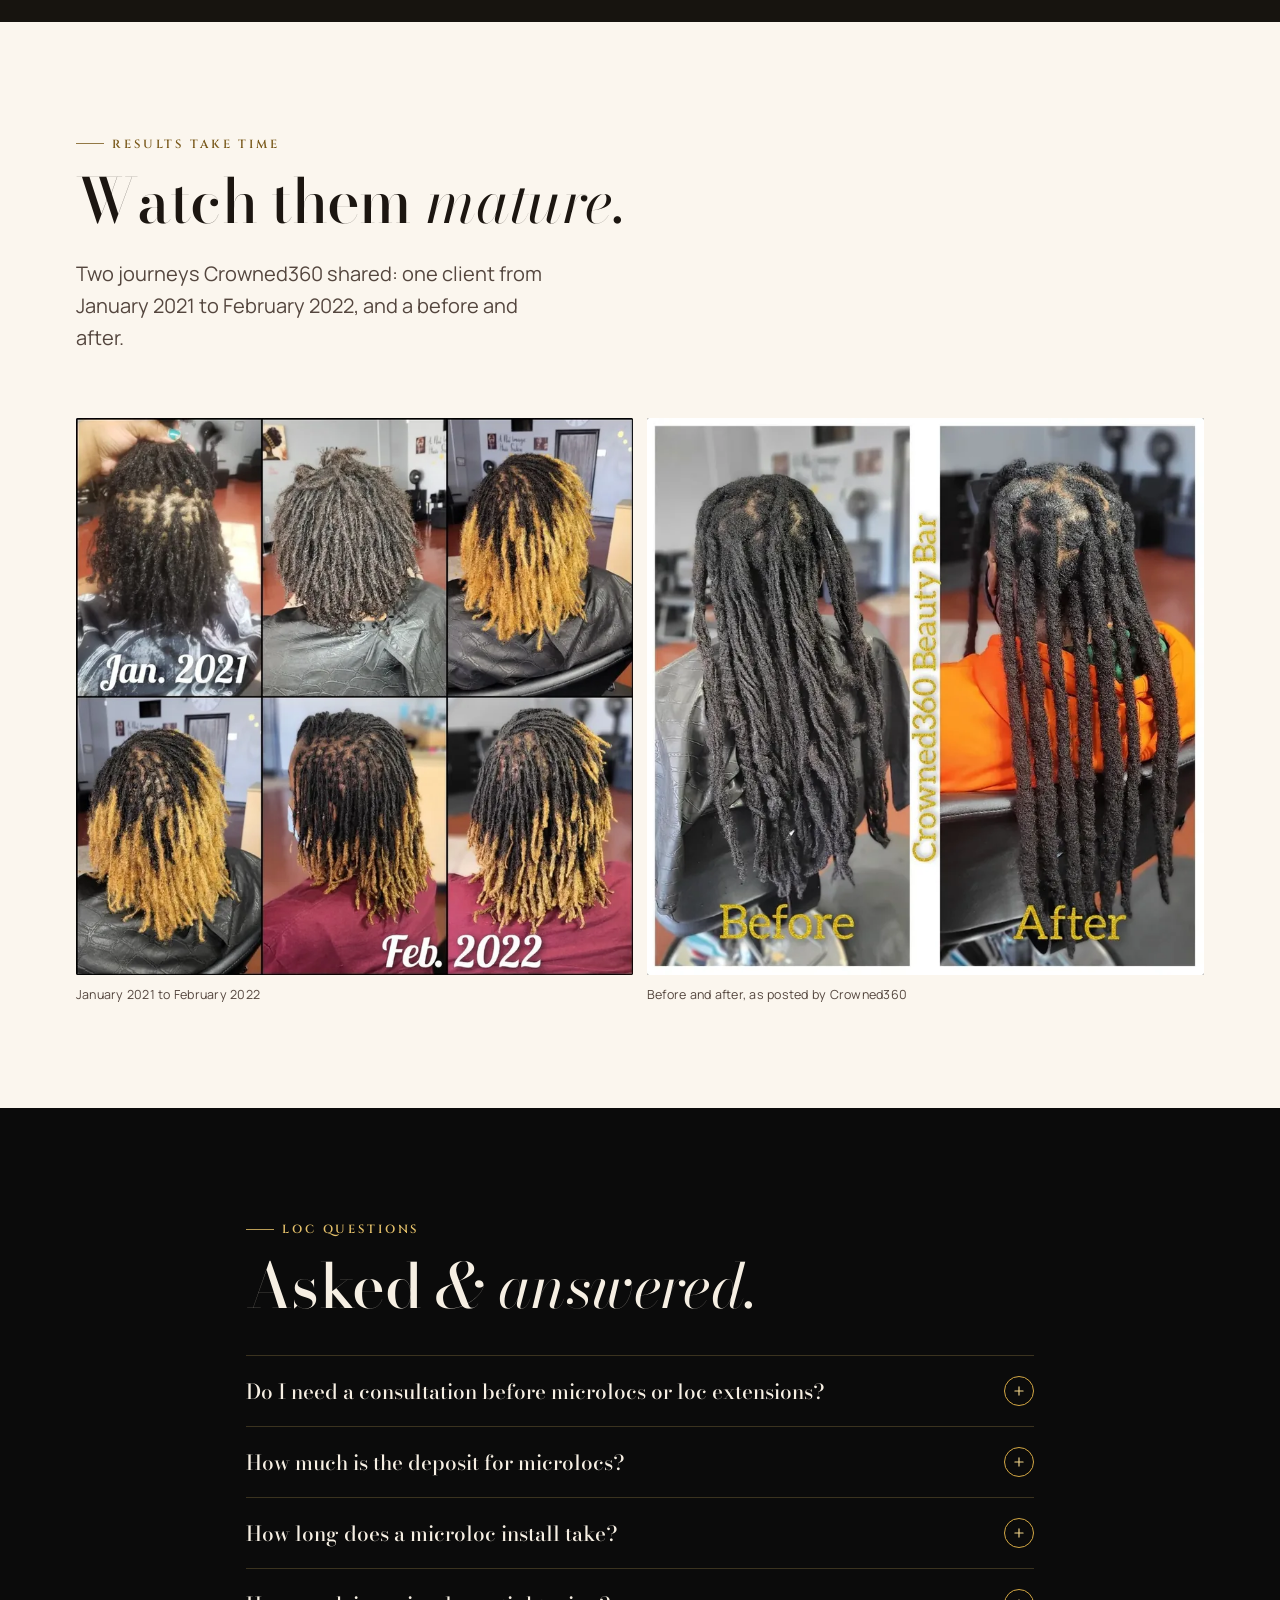
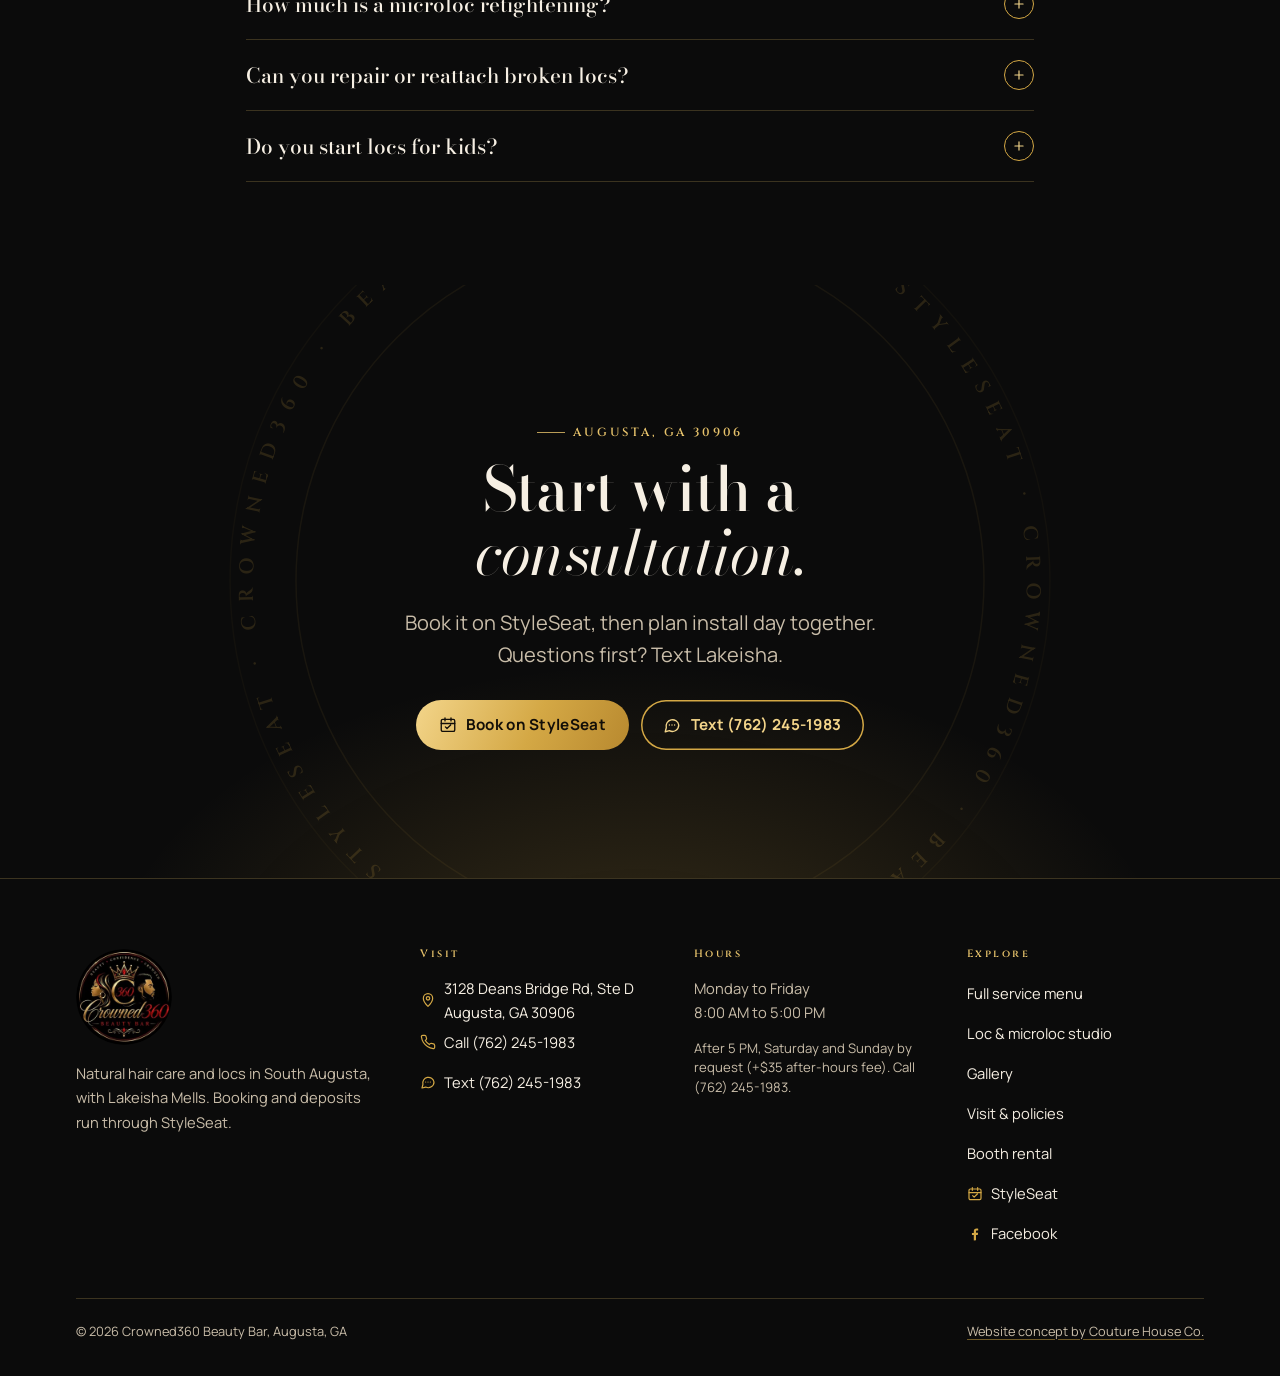
<file: locs.html>
<!doctype html>
<html lang="en">
<head>
<meta charset="utf-8">
<meta name="viewport" content="width=device-width, initial-scale=1, viewport-fit=cover">
<title>Microlocs &amp; Loc Extensions | Crowned360, Augusta, GA</title>
<meta name="description" content="Starter locs, interlocs, microloc installs from $975, loc extensions, retwists from $85 and repairs in Augusta, GA. Consult first, then book on StyleSeat.">
<link rel="canonical" href="https://crowned360-beauty-bar.netlify.app/locs.html">
<meta name="theme-color" content="#0B0B0B">
<meta name="color-scheme" content="dark light">
<meta property="og:type" content="website">
<meta property="og:site_name" content="Crowned360 Beauty Bar">
<meta property="og:title" content="Microlocs &amp; Loc Extensions | Crowned360, Augusta, GA">
<meta property="og:description" content="Starter locs, interlocs, microloc installs from $975, loc extensions, retwists from $85 and repairs in Augusta, GA. Consult first, then book on StyleSeat.">
<meta property="og:url" content="https://crowned360-beauty-bar.netlify.app/locs.html">
<meta property="og:image" content="https://crowned360-beauty-bar.netlify.app/assets/img/share-2.jpg">
<meta property="og:image:width" content="1200">
<meta property="og:image:height" content="630">
<meta property="og:image:alt" content="Crowned360 Beauty Bar, Augusta GA: Care for the whole crown. 4.9 from 403 StyleSeat reviews, loc and microloc work, BusinessRate Top 3 badge.">
<meta property="og:locale" content="en_US">
<meta name="twitter:card" content="summary_large_image">
<meta name="twitter:title" content="Microlocs &amp; Loc Extensions | Crowned360, Augusta, GA">
<meta name="twitter:description" content="Starter locs, interlocs, microloc installs from $975, loc extensions, retwists from $85 and repairs in Augusta, GA. Consult first, then book on StyleSeat.">
<meta name="twitter:image:alt" content="Crowned360 Beauty Bar, Augusta GA: Care for the whole crown. 4.9 from 403 StyleSeat reviews, loc and microloc work, BusinessRate Top 3 badge.">
<meta name="twitter:image" content="https://crowned360-beauty-bar.netlify.app/assets/img/share-2.jpg">
<link rel="icon" href="assets/img/favicon.svg" type="image/svg+xml">
<link rel="icon" href="assets/img/favicon-32.png" sizes="32x32" type="image/png">
<link rel="apple-touch-icon" href="assets/img/apple-touch-icon.png">
<link rel="manifest" href="site.webmanifest">
<link rel="preload" href="assets/fonts/bodoni-moda-latin-opsz-normal.woff2" as="font" type="font/woff2" crossorigin>
<link rel="preload" href="assets/fonts/manrope-latin-wght-normal.woff2" as="font" type="font/woff2" crossorigin>
<link rel="stylesheet" href="assets/css/fonts.css?v=20261012a">
<link rel="stylesheet" href="assets/css/site.css?v=20261012a">
<script>document.documentElement.classList.add('js')</script>
<script src="assets/js/site.js?v=20261012a" defer></script>
<script type="application/ld+json">{"@context":"https://schema.org","@graph":[{"@type":"HairSalon","@id":"https://crowned360-beauty-bar.netlify.app/#salon","name":"Crowned360 Beauty Bar","url":"https://crowned360-beauty-bar.netlify.app/","logo":"https://crowned360-beauty-bar.netlify.app/assets/img/crowned360-logo.png","image":["https://crowned360-beauty-bar.netlify.app/assets/img/share-2.jpg","https://crowned360-beauty-bar.netlify.app/assets/img/loc-twist-ponytail-ring-light.webp"],"description":"Natural hair care and loc studio in South Augusta, GA: locs and microlocs, retwists, silk press, color, cuts and scalp treatments. Book on StyleSeat.","telephone":"+1-762-245-1983","address":{"@type":"PostalAddress","streetAddress":"3128 Deans Bridge Rd, Ste D","addressLocality":"Augusta","addressRegion":"GA","postalCode":"30906","addressCountry":"US"},"openingHoursSpecification":[{"@type":"OpeningHoursSpecification","dayOfWeek":["Monday","Tuesday","Wednesday","Thursday","Friday"],"opens":"08:00","closes":"17:00"}],"priceRange":"$8 to $2,400","currenciesAccepted":"USD","areaServed":[{"@type":"City","name":"Augusta, GA"},{"@type":"Place","name":"South Augusta"},{"@type":"AdministrativeArea","name":"Augusta-Richmond County, GA"}],"sameAs":["https://www.facebook.com/Crowned360/","https://www.styleseat.com/m/v/crowned360"],"employee":{"@type":"Person","name":"Lakeisha Mells","jobTitle":"Stylist, natural hair care and locs"},"potentialAction":{"@type":"ReserveAction","target":{"@type":"EntryPoint","urlTemplate":"https://www.styleseat.com/m/v/crowned360","actionPlatform":["http://schema.org/DesktopWebPlatform","http://schema.org/MobileWebPlatform"]},"result":{"@type":"Reservation","name":"Salon appointment"}},"hasOfferCatalog":{"@type":"OfferCatalog","name":"Loc and microloc services","itemListElement":[{"@type":"Offer","itemOffered":{"@type":"Service","name":"Traditional Starter Locs"},"priceSpecification":{"@type":"PriceSpecification","minPrice":150,"priceCurrency":"USD"},"url":"https://www.styleseat.com/m/v/crowned360"},{"@type":"Offer","itemOffered":{"@type":"Service","name":"Starter Interlocs (80 to 150 Locs)"},"priceSpecification":{"@type":"PriceSpecification","minPrice":775,"priceCurrency":"USD"},"url":"https://www.styleseat.com/m/v/crowned360"},{"@type":"Offer","itemOffered":{"@type":"Service","name":"Micro Locs Installation"},"priceSpecification":{"@type":"PriceSpecification","minPrice":975,"priceCurrency":"USD"},"url":"https://www.styleseat.com/m/v/crowned360"},{"@type":"Offer","itemOffered":{"@type":"Service","name":"Micro Twist Starter Locs w/ Hair"},"priceSpecification":{"@type":"PriceSpecification","minPrice":1175,"priceCurrency":"USD"},"url":"https://www.styleseat.com/m/v/crowned360"},{"@type":"Offer","itemOffered":{"@type":"Service","name":"Instant Locs"},"priceSpecification":{"@type":"PriceSpecification","minPrice":550,"priceCurrency":"USD"},"url":"https://www.styleseat.com/m/v/crowned360"},{"@type":"Offer","itemOffered":{"@type":"Service","name":"Combining Traditional Locs or Sister Locs"},"priceSpecification":{"@type":"PriceSpecification","minPrice":675,"priceCurrency":"USD"},"url":"https://www.styleseat.com/m/v/crowned360"},{"@type":"Offer","itemOffered":{"@type":"Service","name":"Starter Wicks (Short)"},"priceSpecification":{"@type":"PriceSpecification","minPrice":375,"priceCurrency":"USD"},"url":"https://www.styleseat.com/m/v/crowned360"},{"@type":"Offer","itemOffered":{"@type":"Service","name":"Caucasian Starter Locs"},"priceSpecification":{"@type":"PriceSpecification","minPrice":575,"priceCurrency":"USD"},"url":"https://www.styleseat.com/m/v/crowned360"},{"@type":"Offer","itemOffered":{"@type":"Service","name":"Kids Starter Locs (8 yrs & younger)"},"priceSpecification":{"@type":"PriceSpecification","minPrice":100,"priceCurrency":"USD"},"url":"https://www.styleseat.com/m/v/crowned360"},{"@type":"Offer","itemOffered":{"@type":"Service","name":"Loc Reattachment per Loc"},"priceSpecification":{"@type":"PriceSpecification","minPrice":15,"priceCurrency":"USD"},"url":"https://www.styleseat.com/m/v/crowned360"},{"@type":"Offer","itemOffered":{"@type":"Service","name":"Loc Reattachment Partial Installation"},"priceSpecification":{"@type":"PriceSpecification","minPrice":575,"priceCurrency":"USD"},"url":"https://www.styleseat.com/m/v/crowned360"},{"@type":"Offer","itemOffered":{"@type":"Service","name":"Loc Extensions Entire Head (hair not included)"},"priceSpecification":{"@type":"PriceSpecification","minPrice":875,"priceCurrency":"USD"},"url":"https://www.styleseat.com/m/v/crowned360"},{"@type":"Offer","itemOffered":{"@type":"Service","name":"Full Loc Extensions w/ Hair Included"},"priceSpecification":{"@type":"PriceSpecification","minPrice":1675,"priceCurrency":"USD"},"url":"https://www.styleseat.com/m/v/crowned360"},{"@type":"Offer","itemOffered":{"@type":"Service","name":"MicroLoc Extensions w/ Hair Included"},"priceSpecification":{"@type":"PriceSpecification","minPrice":2400,"priceCurrency":"USD"},"url":"https://www.styleseat.com/m/v/crowned360"},{"@type":"Offer","itemOffered":{"@type":"Service","name":"Micro Twist Starter Locs w/ Hair"},"priceSpecification":{"@type":"PriceSpecification","minPrice":1175,"priceCurrency":"USD"},"url":"https://www.styleseat.com/m/v/crowned360"},{"@type":"Offer","itemOffered":{"@type":"Service","name":"Microloc Retightening"},"priceSpecification":{"@type":"PriceSpecification","minPrice":225,"priceCurrency":"USD"},"url":"https://www.styleseat.com/m/v/crowned360"},{"@type":"Offer","itemOffered":{"@type":"Service","name":"Partial MicroLoc Retightening"},"priceSpecification":{"@type":"PriceSpecification","minPrice":175,"priceCurrency":"USD"},"url":"https://www.styleseat.com/m/v/crowned360"},{"@type":"Offer","itemOffered":{"@type":"Service","name":"Loc Re-twist (Only) Neck Length"},"priceSpecification":{"@type":"PriceSpecification","minPrice":85,"priceCurrency":"USD"},"url":"https://www.styleseat.com/m/v/crowned360"},{"@type":"Offer","itemOffered":{"@type":"Service","name":"Loc Re-twist (Only) Mid Back"},"priceSpecification":{"@type":"PriceSpecification","minPrice":95,"priceCurrency":"USD"},"url":"https://www.styleseat.com/m/v/crowned360"},{"@type":"Offer","itemOffered":{"@type":"Service","name":"Loc Re-twist w/ Braids (Short Hair)"},"priceSpecification":{"@type":"PriceSpecification","minPrice":135,"priceCurrency":"USD"},"url":"https://www.styleseat.com/m/v/crowned360"},{"@type":"Offer","itemOffered":{"@type":"Service","name":"Retwist w/ Braids (Long Hair)"},"priceSpecification":{"@type":"PriceSpecification","minPrice":155,"priceCurrency":"USD"},"url":"https://www.styleseat.com/m/v/crowned360"},{"@type":"Offer","itemOffered":{"@type":"Service","name":"Retwist with Plaits"},"priceSpecification":{"@type":"PriceSpecification","minPrice":150,"priceCurrency":"USD"},"url":"https://www.styleseat.com/m/v/crowned360"},{"@type":"Offer","itemOffered":{"@type":"Service","name":"Retwist w/ Loc Petals"},"priceSpecification":{"@type":"PriceSpecification","minPrice":165,"priceCurrency":"USD"},"url":"https://www.styleseat.com/m/v/crowned360"},{"@type":"Offer","itemOffered":{"@type":"Service","name":"Loc Retwist with Curls"},"priceSpecification":{"@type":"PriceSpecification","minPrice":150,"priceCurrency":"USD"},"url":"https://www.styleseat.com/m/v/crowned360"},{"@type":"Offer","itemOffered":{"@type":"Service","name":"Loc Retwist w/ Up-do or Pin Up"},"priceSpecification":{"@type":"PriceSpecification","minPrice":145,"priceCurrency":"USD"},"url":"https://www.styleseat.com/m/v/crowned360"},{"@type":"Offer","itemOffered":{"@type":"Service","name":"Crochet Retwist (Traditional Locs)"},"priceSpecification":{"@type":"PriceSpecification","minPrice":250,"priceCurrency":"USD"},"url":"https://www.styleseat.com/m/v/crowned360"},{"@type":"Offer","itemOffered":{"@type":"Service","name":"Interlocking for Traditional Locs Only"},"priceSpecification":{"@type":"PriceSpecification","minPrice":150,"priceCurrency":"USD"},"url":"https://www.styleseat.com/m/v/crowned360"},{"@type":"Offer","itemOffered":{"@type":"Service","name":"Loc Style (Only)"},"priceSpecification":{"@type":"PriceSpecification","minPrice":45,"priceCurrency":"USD"},"url":"https://www.styleseat.com/m/v/crowned360"},{"@type":"Offer","itemOffered":{"@type":"Service","name":"Kids Retwist w/ Style (under 8)"},"priceSpecification":{"@type":"PriceSpecification","minPrice":100,"priceCurrency":"USD"},"url":"https://www.styleseat.com/m/v/crowned360"},{"@type":"Offer","itemOffered":{"@type":"Service","name":"Loc Detox"},"priceSpecification":{"@type":"PriceSpecification","minPrice":65,"priceCurrency":"USD"},"url":"https://www.styleseat.com/m/v/crowned360"},{"@type":"Offer","itemOffered":{"@type":"Service","name":"Wick Tightening/Repair"},"priceSpecification":{"@type":"PriceSpecification","minPrice":165,"priceCurrency":"USD"},"url":"https://www.styleseat.com/m/v/crowned360"},{"@type":"Offer","itemOffered":{"@type":"Service","name":"Loc Reconstruction"},"priceSpecification":{"@type":"PriceSpecification","minPrice":575,"priceCurrency":"USD"},"url":"https://www.styleseat.com/m/v/crowned360"},{"@type":"Offer","itemOffered":{"@type":"Service","name":"Locs Trimmed or Cut"},"priceSpecification":{"@type":"PriceSpecification","minPrice":25,"priceCurrency":"USD"},"url":"https://www.styleseat.com/m/v/crowned360"},{"@type":"Offer","itemOffered":{"@type":"Service","name":"Rope Twist (Shoulder)"},"priceSpecification":{"@type":"PriceSpecification","minPrice":150,"priceCurrency":"USD"},"url":"https://www.styleseat.com/m/v/crowned360"},{"@type":"Offer","itemOffered":{"@type":"Service","name":"Rope Twist (Mid Back)"},"priceSpecification":{"@type":"PriceSpecification","minPrice":165,"priceCurrency":"USD"},"url":"https://www.styleseat.com/m/v/crowned360"},{"@type":"Offer","itemOffered":{"@type":"Service","name":"Rope Twist (Waist)"},"priceSpecification":{"@type":"PriceSpecification","minPrice":175,"priceCurrency":"USD"},"url":"https://www.styleseat.com/m/v/crowned360"},{"@type":"Offer","itemOffered":{"@type":"Service","name":"Caucasian Straight/Fine Hair"},"priceSpecification":{"@type":"PriceSpecification","minPrice":225,"priceCurrency":"USD"},"url":"https://www.styleseat.com/m/v/crowned360"},{"@type":"Offer","itemOffered":{"@type":"Service","name":"Dread Loc Hair Removal"},"priceSpecification":{"@type":"PriceSpecification","minPrice":775,"priceCurrency":"USD"},"url":"https://www.styleseat.com/m/v/crowned360"}]}},{"@type":"BreadcrumbList","itemListElement":[{"@type":"ListItem","position":1,"name":"Home","item":"https://crowned360-beauty-bar.netlify.app/"},{"@type":"ListItem","position":2,"name":"Loc & Microloc Studio","item":"https://crowned360-beauty-bar.netlify.app/locs.html"}]},{"@type":"FAQPage","mainEntity":[{"@type":"Question","name":"Do I need a consultation before microlocs or loc extensions?","acceptedAnswer":{"@type":"Answer","text":"Yes. A consultation is required for all new loc extensions, microlocs and micro twists. Book it on StyleSeat (from $35, about 30 minutes)."}},{"@type":"Question","name":"How much is the deposit for microlocs?","acceptedAnswer":{"@type":"Answer","text":"The Micro Locs and Loc Extension Deposit Fee is $350, paid on StyleSeat to hold your install date."}},{"@type":"Question","name":"How long does a microloc install take?","acceptedAnswer":{"@type":"Answer","text":"StyleSeat lists Micro Locs Installation and MicroLoc Extensions at about 8 hours, so plan a full day."}},{"@type":"Question","name":"How much is a microloc retightening?","acceptedAnswer":{"@type":"Answer","text":"Microloc Retightening starts at $225 (about 3 hours 15 minutes). Partial MicroLoc Retightening starts at $175."}},{"@type":"Question","name":"Can you repair or reattach broken locs?","acceptedAnswer":{"@type":"Answer","text":"Yes. Loc Reattachment is $15 per loc, a Partial Installation is from $575, and Loc Reconstruction is from $575. Wick Tightening/Repair starts at $165."}},{"@type":"Question","name":"Do you start locs for kids?","acceptedAnswer":{"@type":"Answer","text":"Yes. Kids Starter Locs (8 years and younger) start at $100, and a Kids Retwist with Style (under 8) starts at $100."}}]}]}</script>
</head>
<body>
<a class="skip" href="#main">Skip to content</a>
<header class="site-header">
  <div class="wrap">
    <a class="brand" href="./" aria-label="Crowned360 Beauty Bar, home">
      <img src="assets/img/crowned360-logo-240.webp" width="240" height="240" alt="" decoding="async">
      <span class="brand-word"><b>Crowned360</b><small>BEAUTY BAR</small></span>
    </a>
    <nav class="nav" aria-label="Main"><ul><li><a href="services.html">Services</a></li><li><a href="locs.html" aria-current="page">Locs</a></li><li><a href="gallery.html">Gallery</a></li><li><a href="visit.html">Visit</a></li></ul></nav>
    <a class="btn btn--sm hdr-cta" href="https://www.styleseat.com/m/v/crowned360"><svg viewBox="0 0 24 24" fill="none" stroke="currentColor" stroke-width="1.8" stroke-linecap="round" stroke-linejoin="round" aria-hidden="true"><rect x="3" y="4.5" width="18" height="16" rx="2"/><path d="M16 2.5v4M8 2.5v4M3 10h18M8.5 14.5l2.2 2.2 4.8-4.7"/></svg>Book on StyleSeat</a>
    <button class="menu-btn" type="button" aria-expanded="false" aria-controls="mobile-menu"><svg class="burger" viewBox="0 0 24 24" fill="none" stroke="currentColor" stroke-width="1.8" stroke-linecap="round" aria-hidden="true"><path d="M4 7h16M4 12h16M4 17h10"/></svg><svg class="x" viewBox="0 0 24 24" fill="none" stroke="currentColor" stroke-width="1.8" stroke-linecap="round" aria-hidden="true"><path d="M6 6l12 12M18 6L6 18"/></svg><span class="lbl">Menu</span></button>
  </div>
</header>
<div class="mobile-menu" id="mobile-menu">
  <a class="m-link" href="./">Home<span>Start here</span></a>
  <a class="m-link" href="services.html">Services<span>Full menu</span></a><a class="m-link" href="locs.html">Locs<span>Loc & microloc studio</span></a><a class="m-link" href="gallery.html">Gallery<span>Her work</span></a><a class="m-link" href="visit.html">Visit<span>Hours & location</span></a>
  <a class="btn" href="https://www.styleseat.com/m/v/crowned360"><svg viewBox="0 0 24 24" fill="none" stroke="currentColor" stroke-width="1.8" stroke-linecap="round" stroke-linejoin="round" aria-hidden="true"><rect x="3" y="4.5" width="18" height="16" rx="2"/><path d="M16 2.5v4M8 2.5v4M3 10h18M8.5 14.5l2.2 2.2 4.8-4.7"/></svg>Book on StyleSeat</a>
  <p class="m-meta">3128 Deans Bridge Rd, Ste D, Augusta, GA 30906<br>Mon to Fri, 8 AM to 5 PM<br><a href="tel:+17622451983">(762) 245-1983</a></p>
</div>

<main id="main">
<section class="page-hero" aria-labelledby="h1">
  <div class="wrap">
    <div>
      <nav class="crumbs" aria-label="Breadcrumb"><ol><li><a href="./">Home</a></li><li aria-current="page">Loc &amp; microloc studio</li></ol></nav>
      <p class="eyebrow">Lakeisha’s specialty</p>
      <h1 id="h1" class="reveal">The loc <em class="foil-text">&amp;</em> microloc studio</h1>
      <p class="lede reveal d1">Starter locs, interlocs, microlocs and extensions, then the retwists, retightening and repairs that keep them healthy. Big installs start with a consultation, so you know the plan and the price before install day.</p>
      <div class="btn-row reveal d2"><a class="btn" href="https://www.styleseat.com/m/v/crowned360"><svg viewBox="0 0 24 24" fill="none" stroke="currentColor" stroke-width="1.8" stroke-linecap="round" stroke-linejoin="round" aria-hidden="true"><rect x="3" y="4.5" width="18" height="16" rx="2"/><path d="M16 2.5v4M8 2.5v4M3 10h18M8.5 14.5l2.2 2.2 4.8-4.7"/></svg>Book a consultation</a><a class="btn btn--ghost" href="sms:+17622451983"><svg viewBox="0 0 24 24" fill="none" stroke="currentColor" stroke-width="1.8" stroke-linecap="round" stroke-linejoin="round" aria-hidden="true"><path d="M21 12a8.5 8.5 0 0 1-12.4 7.6L3 21l1.4-5.4A8.5 8.5 0 1 1 21 12z"/><path d="M8.5 12h.01M12 12h.01M15.5 12h.01"/></svg>Text a question</a></div>
    </div>
    <div class="mini-ring"><svg class="ring-text" viewBox="0 0 600 600" aria-hidden="true" focusable="false"><defs><path id="rp282" d="M300,18 a282,282 0 1,1 -0.01,0"/></defs><circle cx="300" cy="300" r="252" fill="none" stroke="#D4A845" stroke-opacity=".45" stroke-width="1"/><circle cx="300" cy="300" r="298" fill="none" stroke="#D4A845" stroke-opacity=".25" stroke-width="1"/><g stroke="#D4A845" stroke-width="1.4" opacity=".9"><line x1="300" y1="40" x2="300" y2="56" transform="rotate(0 300 300)"/><line x1="300" y1="40" x2="300" y2="56" transform="rotate(90 300 300)"/><line x1="300" y1="40" x2="300" y2="56" transform="rotate(180 300 300)"/><line x1="300" y1="40" x2="300" y2="56" transform="rotate(270 300 300)"/></g><g class="ring-rot" data-ring="0.12"><text><textPath href="#rp282" textLength="1763" lengthAdjust="spacing">CONSULT · INSTALL · RETWIST · RETIE · CONSULT · INSTALL · RETWIST · RETIE · </textPath></text></g></svg><div class="disc"><img src="assets/img/microlocs-clean-grid-parting.webp" width="853" height="853" alt="Long microlocs with a clean, even grid part across the crown" fetchpriority="high" decoding="async"></div></div>
  </div>
</section>

<section class="section light" aria-labelledby="path-h">
  <div class="wrap two-col">
    <div class="sticky-col">
      <p class="eyebrow">Microlocs &amp; loc extensions</p>
      <h2 id="path-h" class="sheen">The path to <em>install day.</em></h2>
      <p class="lede">These are her highest-investment services, so they follow the same four steps every time.</p>
      <div class="btn-row" style="margin-top:24px"><a class="btn btn--dark" href="https://www.styleseat.com/m/v/crowned360"><svg viewBox="0 0 24 24" fill="none" stroke="currentColor" stroke-width="1.8" stroke-linecap="round" stroke-linejoin="round" aria-hidden="true"><rect x="3" y="4.5" width="18" height="16" rx="2"/><path d="M16 2.5v4M8 2.5v4M3 10h18M8.5 14.5l2.2 2.2 4.8-4.7"/></svg>Start with a consultation</a></div>
    </div>
    <ol class="journey" style="list-style:none;margin:0;padding:0">
      <li class="step reveal"><span class="dot">1</span><h3>Book the consultation</h3><p>Required for all new loc extensions, microlocs and micro twists. Bring your questions about size, length, hair and timing.</p><span class="tag">Consultation &middot; from $35 &middot; 30 min</span></li>
      <li class="step reveal"><span class="dot">2</span><h3>Pay the deposit</h3><p>The Micro Locs and Loc Extension Deposit Fee holds your install date on StyleSeat.</p><span class="tag">$350 deposit</span></li>
      <li class="step reveal"><span class="dot">3</span><h3>Install day</h3><p>Micro Locs Installation from $975, MicroLoc Extensions with hair included from $2,400. Plan on about 8 hours.</p><span class="tag">About 8 hours</span></li>
      <li class="step reveal"><span class="dot">4</span><h3>Retighten on schedule</h3><p>Microloc Retightening from $225 (3 hr 15 min), or Partial MicroLoc Retightening from $175 (1 hr 45 min).</p><span class="tag">From $175</span></li>
    </ol>
  </div>
  <div class="wrap"><p class="fineprint"><svg viewBox="0 0 24 24" fill="none" stroke="currentColor" stroke-width="1.8" stroke-linecap="round" stroke-linejoin="round" aria-hidden="true"><circle cx="12" cy="12" r="9"/><path d="M12 11v6M12 7.5h.01"/></svg><span>Prices from StyleSeat, October 12, 2026. Final price confirmed at booking. StyleSeat also lists a Microloc Consultation Transfer Fee (from $150, 45 min); ask Lakeisha whether it applies to you.</span></p></div>
</section>

<section class="section blush" aria-labelledby="start-h">
  <div class="wrap">
    <div class="sec-head">
      <p class="eyebrow rose">Starting your locs</p>
      <h2 id="start-h" class="sheen">Choose your <em>start.</em></h2>
      <p class="lede">Nine ways to begin, each priced as a starting point on StyleSeat.</p>
    </div>
    <div class="start-grid"><article class="start-card reveal"><h3>Traditional Starter Locs</h3><p>The classic start on your own hair.</p><div class="pr"><b><small>from</small>$150</b><span>2 hr 30 min</span></div></article><article class="start-card reveal"><h3>Starter Interlocs (80 to 150 Locs)</h3><p>Locs started by interlocking, sized for 80 to 150 locs.</p><div class="pr"><b><small>from</small>$775</b><span>5 hr</span></div></article><article class="start-card reveal feature"><span class="ribbon">Signature</span><h3>Micro Locs Installation</h3><p>Small, uniform locs on a precise grid. Consultation and $350 deposit first.</p><div class="pr"><b><small>from</small>$975</b><span>8 hr</span></div></article><article class="start-card reveal"><h3>Micro Twist Starter Locs w/ Hair</h3><p>Micro twist starter locs with hair included. Consultation required.</p><div class="pr"><b><small>from</small>$1,175</b><span>8 hr</span></div></article><article class="start-card reveal"><h3>Instant Locs</h3><p>Locs that look mature from the first day.</p><div class="pr"><b><small>from</small>$550</b><span>5 hr</span></div></article><article class="start-card reveal"><h3>Combining Traditional Locs or Sister Locs</h3><p>For combining existing traditional locs or sister locs.</p><div class="pr"><b><small>from</small>$675</b><span>3 hr 30 min</span></div></article><article class="start-card reveal"><h3>Starter Wicks (Short)</h3><p>Wick locs, also offered at neck length (from $475) and long (from $675).</p><div class="pr"><b><small>from</small>$375</b><span>5 hr</span></div></article><article class="start-card reveal"><h3>Caucasian Starter Locs</h3><p>Starter locs for straight or fine hair textures.</p><div class="pr"><b><small>from</small>$575</b><span>4 hr</span></div></article><article class="start-card reveal"><h3>Kids Starter Locs (8 yrs &amp; younger)</h3><p>A first set of locs for young clients.</p><div class="pr"><b><small>from</small>$100</b><span>2 hr 15 min</span></div></article></div>
    <p class="fineprint"><svg viewBox="0 0 24 24" fill="none" stroke="currentColor" stroke-width="1.8" stroke-linecap="round" stroke-linejoin="round" aria-hidden="true"><circle cx="12" cy="12" r="9"/><path d="M12 11v6M12 7.5h.01"/></svg><span>Prices from StyleSeat, October 12, 2026. Final price confirmed at booking.</span></p>
  </div>
</section>

<section class="section" aria-labelledby="ext-h">
  <div class="wrap">
    <div class="sec-head">
      <p class="eyebrow">Length &amp; repair</p>
      <h2 id="ext-h" class="sheen">Extensions <em>&amp; reattachments.</em></h2>
      <p class="lede">From a single loc reattached to a full head of microloc extensions with hair included.</p>
    </div>
    <div class="compare-wrap scroller" tabindex="0" role="region" aria-label="Loc extension prices">
      <table class="compare"><thead><tr><th scope="col">Service</th><th scope="col">Hair</th><th scope="col">Time</th><th scope="col">Price</th></tr></thead><tbody><tr><td>Loc Reattachment per Loc</td><td><small>Your own hair</small></td><td><small>1 hr</small></td><td class="n">from $15</td></tr><tr><td>Loc Reattachment Partial Installation</td><td><small>Partial head</small></td><td><small>4 hr</small></td><td class="n">from $575</td></tr><tr><td>Loc Extensions Entire Head (hair not included)</td><td><small>Hair not included</small></td><td><small>8 hr</small></td><td class="n">from $875</td></tr><tr><td>Full Loc Extensions w/ Hair Included</td><td><small>Hair included</small></td><td><small>Confirmed at consultation</small></td><td class="n">from $1,675</td></tr><tr><td>MicroLoc Extensions w/ Hair Included</td><td><small>Hair included</small></td><td><small>8 hr</small></td><td class="n">from $2,400</td></tr><tr><td>Micro Twist Starter Locs w/ Hair</td><td><small>Hair included</small></td><td><small>8 hr</small></td><td class="n">from $1,175</td></tr></tbody></table>
    </div>
    <p class="fineprint"><svg viewBox="0 0 24 24" fill="none" stroke="currentColor" stroke-width="1.8" stroke-linecap="round" stroke-linejoin="round" aria-hidden="true"><circle cx="12" cy="12" r="9"/><path d="M12 11v6M12 7.5h.01"/></svg><span>Prices from StyleSeat, October 12, 2026. Final price confirmed at booking.</span></p>
  </div>
</section>

<section class="section char" aria-labelledby="m-h">
  <div class="wrap">
    <div class="sec-head">
      <p class="eyebrow">Keeping them strong</p>
      <h2 id="m-h" class="sheen">Retwists, styles <em>&amp; repairs.</em></h2>
      <p class="lede">The Loc Re-twist (Only) is her most-booked service, rated 5.0 across 24 StyleSeat reviews.</p>
    </div>
    <div class="two-even">
      <div class="reveal"><h3 style="margin-bottom:6px">Retwists &amp; styles</h3><ul class="price-list dark-list"><li><span>Loc Re-twist (Only) Neck Length</span><b><small>from</small>$85</b></li><li><span>Loc Re-twist (Only) Mid Back</span><b><small>from</small>$95</b></li><li><span>Loc Re-twist w/ Braids (Short Hair)</span><b><small>from</small>$135</b></li><li><span>Retwist w/ Braids (Long Hair)</span><b><small>from</small>$155</b></li><li><span>Retwist with Plaits</span><b><small>from</small>$150</b></li><li><span>Retwist w/ Loc Petals</span><b><small>from</small>$165</b></li><li><span>Loc Retwist with Curls</span><b><small>from</small>$150</b></li><li><span>Loc Retwist w/ Up-do or Pin Up</span><b><small>from</small>$145</b></li><li><span>Crochet Retwist (Traditional Locs)</span><b><small>from</small>$250</b></li><li><span>Interlocking for Traditional Locs Only</span><b><small>from</small>$150</b></li><li><span>Loc Style (Only)</span><b><small>from</small>$45</b></li><li><span>Kids Retwist w/ Style (under 8)</span><b><small>from</small>$100</b></li></ul></div>
      <div class="reveal d1"><h3 style="margin-bottom:6px">Detox, repair &amp; more</h3><ul class="price-list dark-list"><li><span>Loc Detox</span><b><small>from</small>$65</b></li><li><span>Wick Tightening/Repair</span><b><small>from</small>$165</b></li><li><span>Loc Reconstruction</span><b><small>from</small>$575</b></li><li><span>Locs Trimmed or Cut</span><b><small>from</small>$25</b></li><li><span>Rope Twist (Shoulder)</span><b><small>from</small>$150</b></li><li><span>Rope Twist (Mid Back)</span><b><small>from</small>$165</b></li><li><span>Rope Twist (Waist)</span><b><small>from</small>$175</b></li><li><span>Caucasian Straight/Fine Hair</span><b><small>from</small>$225</b></li><li><span>Dread Loc Hair Removal</span><b><small>from</small>$775</b></li></ul></div>
    </div>
    <p class="fineprint"><svg viewBox="0 0 24 24" fill="none" stroke="currentColor" stroke-width="1.8" stroke-linecap="round" stroke-linejoin="round" aria-hidden="true"><circle cx="12" cy="12" r="9"/><path d="M12 11v6M12 7.5h.01"/></svg><span>Prices from StyleSeat, October 12, 2026. Final price confirmed at booking.</span></p>
  </div>
</section>

<section class="section light" aria-labelledby="t-h">
  <div class="wrap">
    <div class="sec-head">
      <p class="eyebrow">Results take time</p>
      <h2 id="t-h" class="sheen">Watch them <em>mature.</em></h2>
      <p class="lede">Two journeys Crowned360 shared: one client from January 2021 to February 2022, and a before and after.</p>
    </div>
    <div class="journey-photos">
      <figure class="circ"><div class="frame sq"><img src="assets/img/loc-journey-jan-2021-to-feb-2022.webp" srcset="assets/img/loc-journey-jan-2021-to-feb-2022-800.webp 800w, assets/img/loc-journey-jan-2021-to-feb-2022.webp 1080w" sizes="(min-width: 860px) 45vw, 50vw" width="1080" height="1080" alt="Six-photo progression of one client’s locs from January 2021 to February 2022, growing longer with honey blonde ends" loading="lazy" decoding="async"></div><figcaption class="cap">January 2021 to February 2022</figcaption></figure>
      <figure class="circ"><div class="frame sq"><img src="assets/img/loc-repair-before-after.webp" srcset="assets/img/loc-repair-before-after-800.webp 800w, assets/img/loc-repair-before-after.webp 1000w" sizes="(min-width: 860px) 45vw, 50vw" width="1000" height="1000" alt="Before and after photos of long locs, posted by Crowned360 Beauty Bar" loading="lazy" decoding="async"></div><figcaption class="cap">Before and after, as posted by Crowned360</figcaption></figure>
    </div>
  </div>
</section>

<section class="section" aria-labelledby="lf-h">
  <div class="wrap" style="max-width:900px">
    <p class="eyebrow">Loc questions</p>
    <h2 id="lf-h" class="sheen" style="margin-bottom:.6em">Asked <em>&amp; answered.</em></h2>
    <div class="faq dark-faq"><details><summary>Do I need a consultation before microlocs or loc extensions?<span class="pm"><svg viewBox="0 0 24 24" fill="none" stroke="currentColor" stroke-width="2" stroke-linecap="round" aria-hidden="true"><path d="M12 5v14M5 12h14"/></svg></span></summary><p>Yes. A consultation is required for all new loc extensions, microlocs and micro twists. Book it on StyleSeat (from $35, about 30 minutes).</p></details><details><summary>How much is the deposit for microlocs?<span class="pm"><svg viewBox="0 0 24 24" fill="none" stroke="currentColor" stroke-width="2" stroke-linecap="round" aria-hidden="true"><path d="M12 5v14M5 12h14"/></svg></span></summary><p>The Micro Locs and Loc Extension Deposit Fee is $350, paid on StyleSeat to hold your install date.</p></details><details><summary>How long does a microloc install take?<span class="pm"><svg viewBox="0 0 24 24" fill="none" stroke="currentColor" stroke-width="2" stroke-linecap="round" aria-hidden="true"><path d="M12 5v14M5 12h14"/></svg></span></summary><p>StyleSeat lists Micro Locs Installation and MicroLoc Extensions at about 8 hours, so plan a full day.</p></details><details><summary>How much is a microloc retightening?<span class="pm"><svg viewBox="0 0 24 24" fill="none" stroke="currentColor" stroke-width="2" stroke-linecap="round" aria-hidden="true"><path d="M12 5v14M5 12h14"/></svg></span></summary><p>Microloc Retightening starts at $225 (about 3 hours 15 minutes). Partial MicroLoc Retightening starts at $175.</p></details><details><summary>Can you repair or reattach broken locs?<span class="pm"><svg viewBox="0 0 24 24" fill="none" stroke="currentColor" stroke-width="2" stroke-linecap="round" aria-hidden="true"><path d="M12 5v14M5 12h14"/></svg></span></summary><p>Yes. Loc Reattachment is $15 per loc, a Partial Installation is from $575, and Loc Reconstruction is from $575. Wick Tightening/Repair starts at $165.</p></details><details><summary>Do you start locs for kids?<span class="pm"><svg viewBox="0 0 24 24" fill="none" stroke="currentColor" stroke-width="2" stroke-linecap="round" aria-hidden="true"><path d="M12 5v14M5 12h14"/></svg></span></summary><p>Yes. Kids Starter Locs (8 years and younger) start at $100, and a Kids Retwist with Style (under 8) starts at $100.</p></details></div>
  </div>
</section>
<section class="cta-band" aria-labelledby="cta-h">
  <svg class="ring-deco" viewBox="0 0 600 600" aria-hidden="true" focusable="false"><defs><path id="rp270" d="M300,30 a270,270 0 1,1 -0.01,0"/></defs><circle cx="300" cy="300" r="240" fill="none" stroke="#D4A845" stroke-opacity=".45" stroke-width="1"/><circle cx="300" cy="300" r="286" fill="none" stroke="#D4A845" stroke-opacity=".25" stroke-width="1"/><g class="ring-rot" data-ring="-0.05"><text><textPath href="#rp270" textLength="1688" lengthAdjust="spacing">BOOK · ON · STYLESEAT · CROWNED360 · BEAUTY · BAR · BOOK · ON · STYLESEAT · CROWNED360 · BEAUTY · BAR · </textPath></text></g></svg>
  <div class="wrap inner">
    <p class="eyebrow" style="justify-content:center">Augusta, GA 30906</p>
    <h2 id="cta-h" class="reveal">Start with a <em>consultation.</em></h2>
    <p class="lede reveal d1">Book it on StyleSeat, then plan install day together. Questions first? Text Lakeisha.</p>
    <div class="btn-row reveal d2"><a class="btn" href="https://www.styleseat.com/m/v/crowned360"><svg viewBox="0 0 24 24" fill="none" stroke="currentColor" stroke-width="1.8" stroke-linecap="round" stroke-linejoin="round" aria-hidden="true"><rect x="3" y="4.5" width="18" height="16" rx="2"/><path d="M16 2.5v4M8 2.5v4M3 10h18M8.5 14.5l2.2 2.2 4.8-4.7"/></svg>Book on StyleSeat</a><a class="btn btn--ghost" href="sms:+17622451983"><svg viewBox="0 0 24 24" fill="none" stroke="currentColor" stroke-width="1.8" stroke-linecap="round" stroke-linejoin="round" aria-hidden="true"><path d="M21 12a8.5 8.5 0 0 1-12.4 7.6L3 21l1.4-5.4A8.5 8.5 0 1 1 21 12z"/><path d="M8.5 12h.01M12 12h.01M15.5 12h.01"/></svg>Text (762) 245-1983</a></div>
  </div>
</section>
</main>
<footer class="site-footer">
  <div class="wrap">
    <div class="foot-grid">
      <div class="foot-brand">
        <img src="assets/img/crowned360-logo-240.webp" width="240" height="240" alt="Crowned360 Beauty Bar logo: gold crown and script on black" loading="lazy" decoding="async">
        <p>Natural hair care and locs in South Augusta, with Lakeisha Mells. Booking and deposits run through StyleSeat.</p>
      </div>
      <div>
        <h2>Visit</h2>
        <address><a href="https://www.google.com/maps/search/?api=1&query=Crowned360+Beauty+Bar+3128+Deans+Bridge+Rd+Ste+D+Augusta+GA+30906"><svg viewBox="0 0 24 24" fill="none" stroke="currentColor" stroke-width="1.8" stroke-linecap="round" stroke-linejoin="round" aria-hidden="true"><path d="M12 21.5s-7-6.2-7-12a7 7 0 1 1 14 0c0 5.8-7 12-7 12z"/><circle cx="12" cy="9.5" r="2.6"/></svg>3128 Deans Bridge Rd, Ste D<br>Augusta, GA 30906</a></address>
        <ul><li><a href="tel:+17622451983"><svg viewBox="0 0 24 24" fill="none" stroke="currentColor" stroke-width="1.8" stroke-linecap="round" stroke-linejoin="round" aria-hidden="true"><path d="M22 16.9v3a2 2 0 0 1-2.2 2 19.8 19.8 0 0 1-8.6-3.1 19.5 19.5 0 0 1-6-6A19.8 19.8 0 0 1 2.1 4.2 2 2 0 0 1 4.1 2h3a2 2 0 0 1 2 1.7c.1.9.4 1.8.7 2.7a2 2 0 0 1-.5 2.1L8 9.8a16 16 0 0 0 6 6l1.3-1.3a2 2 0 0 1 2.1-.4c.9.3 1.8.6 2.7.7a2 2 0 0 1 1.7 2z"/></svg>Call (762) 245-1983</a></li><li><a href="sms:+17622451983"><svg viewBox="0 0 24 24" fill="none" stroke="currentColor" stroke-width="1.8" stroke-linecap="round" stroke-linejoin="round" aria-hidden="true"><path d="M21 12a8.5 8.5 0 0 1-12.4 7.6L3 21l1.4-5.4A8.5 8.5 0 1 1 21 12z"/><path d="M8.5 12h.01M12 12h.01M15.5 12h.01"/></svg>Text (762) 245-1983</a></li></ul>
      </div>
      <div>
        <h2>Hours</h2>
        <p>Monday to Friday<br>8:00 AM to 5:00 PM</p>
        <p class="note">After 5 PM, Saturday and Sunday by request (+$35 after-hours fee). Call (762) 245-1983.</p>
      </div>
      <div>
        <h2>Explore</h2>
        <ul>
          <li><a href="services.html">Full service menu</a></li>
          <li><a href="locs.html">Loc &amp; microloc studio</a></li>
          <li><a href="gallery.html">Gallery</a></li>
          <li><a href="visit.html">Visit &amp; policies</a></li>
          <li><a href="visit.html#join">Booth rental</a></li>
          <li><a href="https://www.styleseat.com/m/v/crowned360"><svg viewBox="0 0 24 24" fill="none" stroke="currentColor" stroke-width="1.8" stroke-linecap="round" stroke-linejoin="round" aria-hidden="true"><rect x="3" y="4.5" width="18" height="16" rx="2"/><path d="M16 2.5v4M8 2.5v4M3 10h18M8.5 14.5l2.2 2.2 4.8-4.7"/></svg>StyleSeat</a></li>
          <li><a href="https://www.facebook.com/Crowned360/"><svg viewBox="0 0 24 24" fill="currentColor" aria-hidden="true"><path d="M13.5 21.5v-8h2.7l.4-3.2h-3.1V8.3c0-.9.3-1.5 1.6-1.5h1.7V4c-.3 0-1.3-.1-2.5-.1-2.5 0-4.1 1.5-4.1 4.2v2.3H7.4v3.2h2.8v8z"/></svg>Facebook</a></li>
        </ul>
      </div>
    </div>
    <div class="foot-base">
      <span>&copy; <span data-year>2026</span> Crowned360 Beauty Bar, Augusta, GA</span>
      <a href="https://couturehouse.co">Website concept by Couture House Co.</a>
    </div>
  </div>
</footer>
<nav class="actionbar" aria-label="Quick actions">
  <a class="ab-book" href="https://www.styleseat.com/m/v/crowned360"><svg viewBox="0 0 24 24" fill="none" stroke="currentColor" stroke-width="1.8" stroke-linecap="round" stroke-linejoin="round" aria-hidden="true"><rect x="3" y="4.5" width="18" height="16" rx="2"/><path d="M16 2.5v4M8 2.5v4M3 10h18M8.5 14.5l2.2 2.2 4.8-4.7"/></svg>Book on StyleSeat</a>
  <a class="ab-call" href="tel:+17622451983"><svg viewBox="0 0 24 24" fill="none" stroke="currentColor" stroke-width="1.8" stroke-linecap="round" stroke-linejoin="round" aria-hidden="true"><path d="M22 16.9v3a2 2 0 0 1-2.2 2 19.8 19.8 0 0 1-8.6-3.1 19.5 19.5 0 0 1-6-6A19.8 19.8 0 0 1 2.1 4.2 2 2 0 0 1 4.1 2h3a2 2 0 0 1 2 1.7c.1.9.4 1.8.7 2.7a2 2 0 0 1-.5 2.1L8 9.8a16 16 0 0 0 6 6l1.3-1.3a2 2 0 0 1 2.1-.4c.9.3 1.8.6 2.7.7a2 2 0 0 1 1.7 2z"/></svg>Call</a>
</nav>
</body>
</html>
</file>
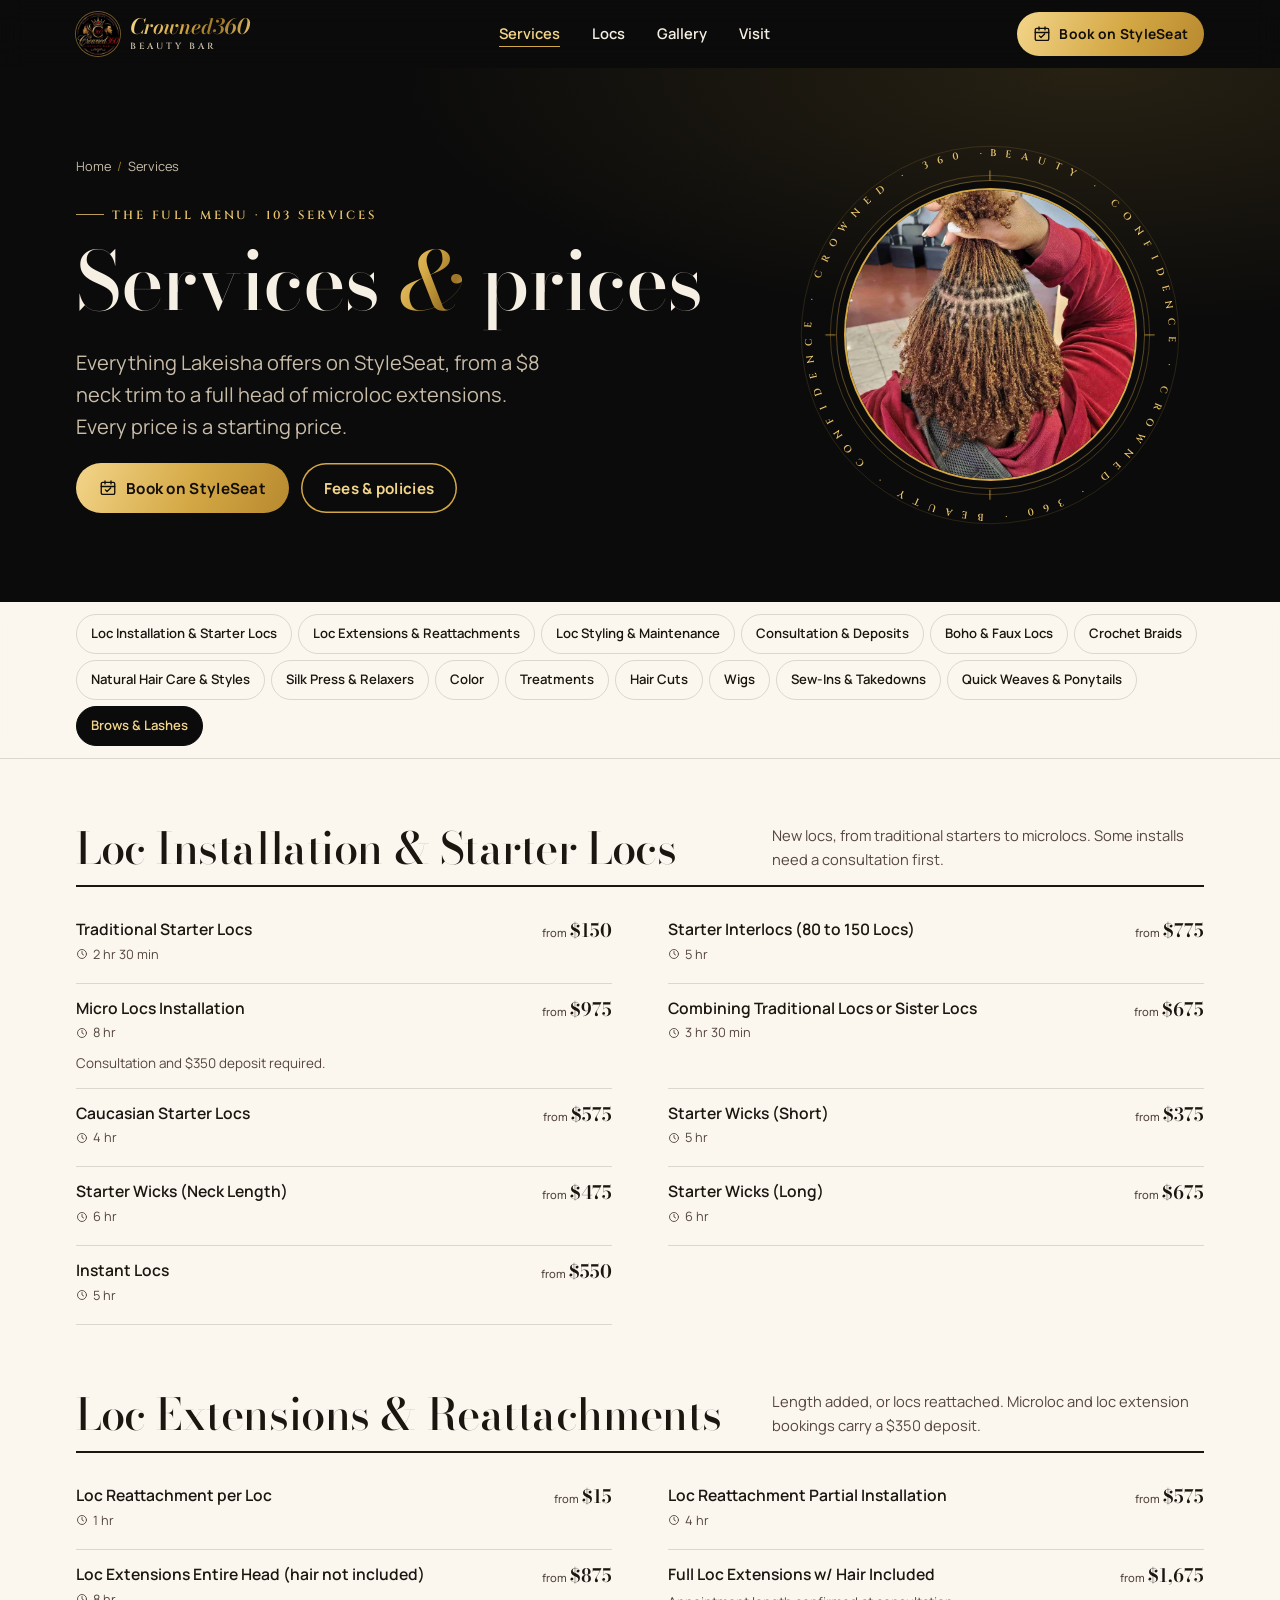
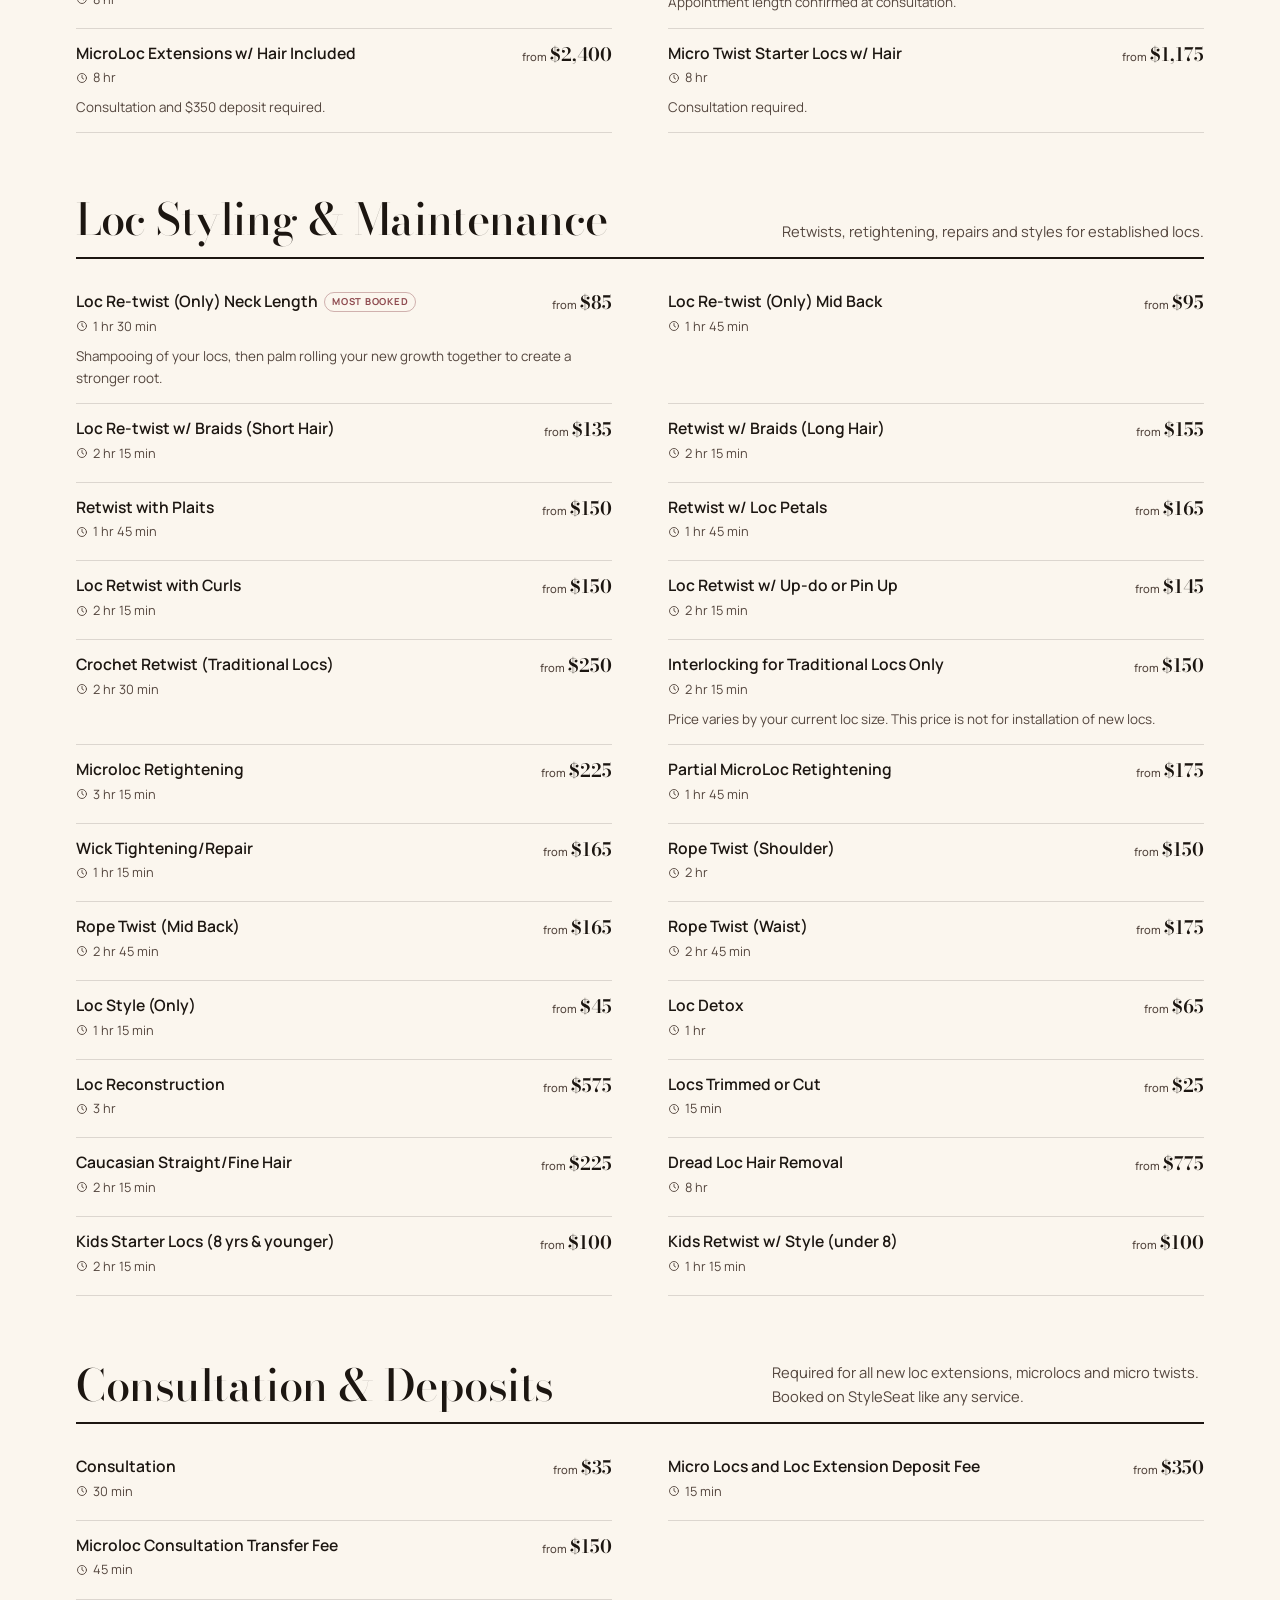
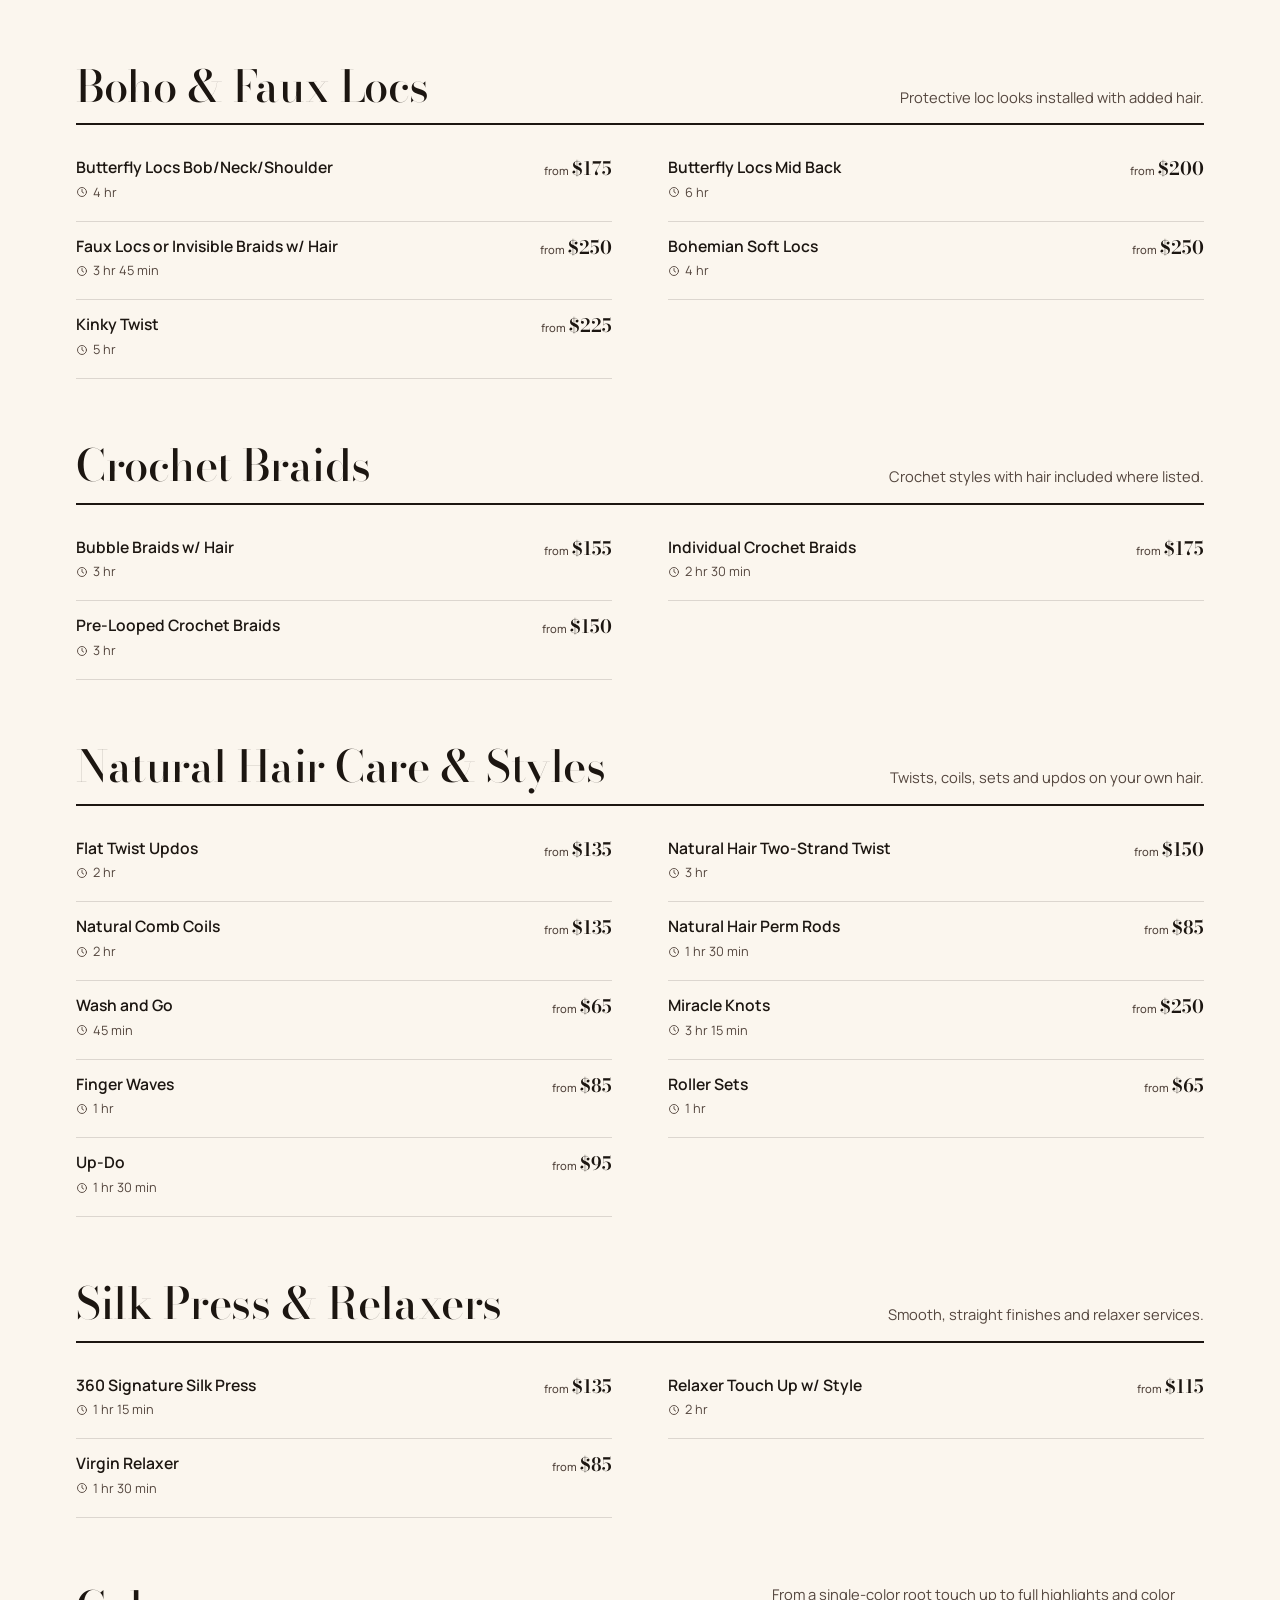
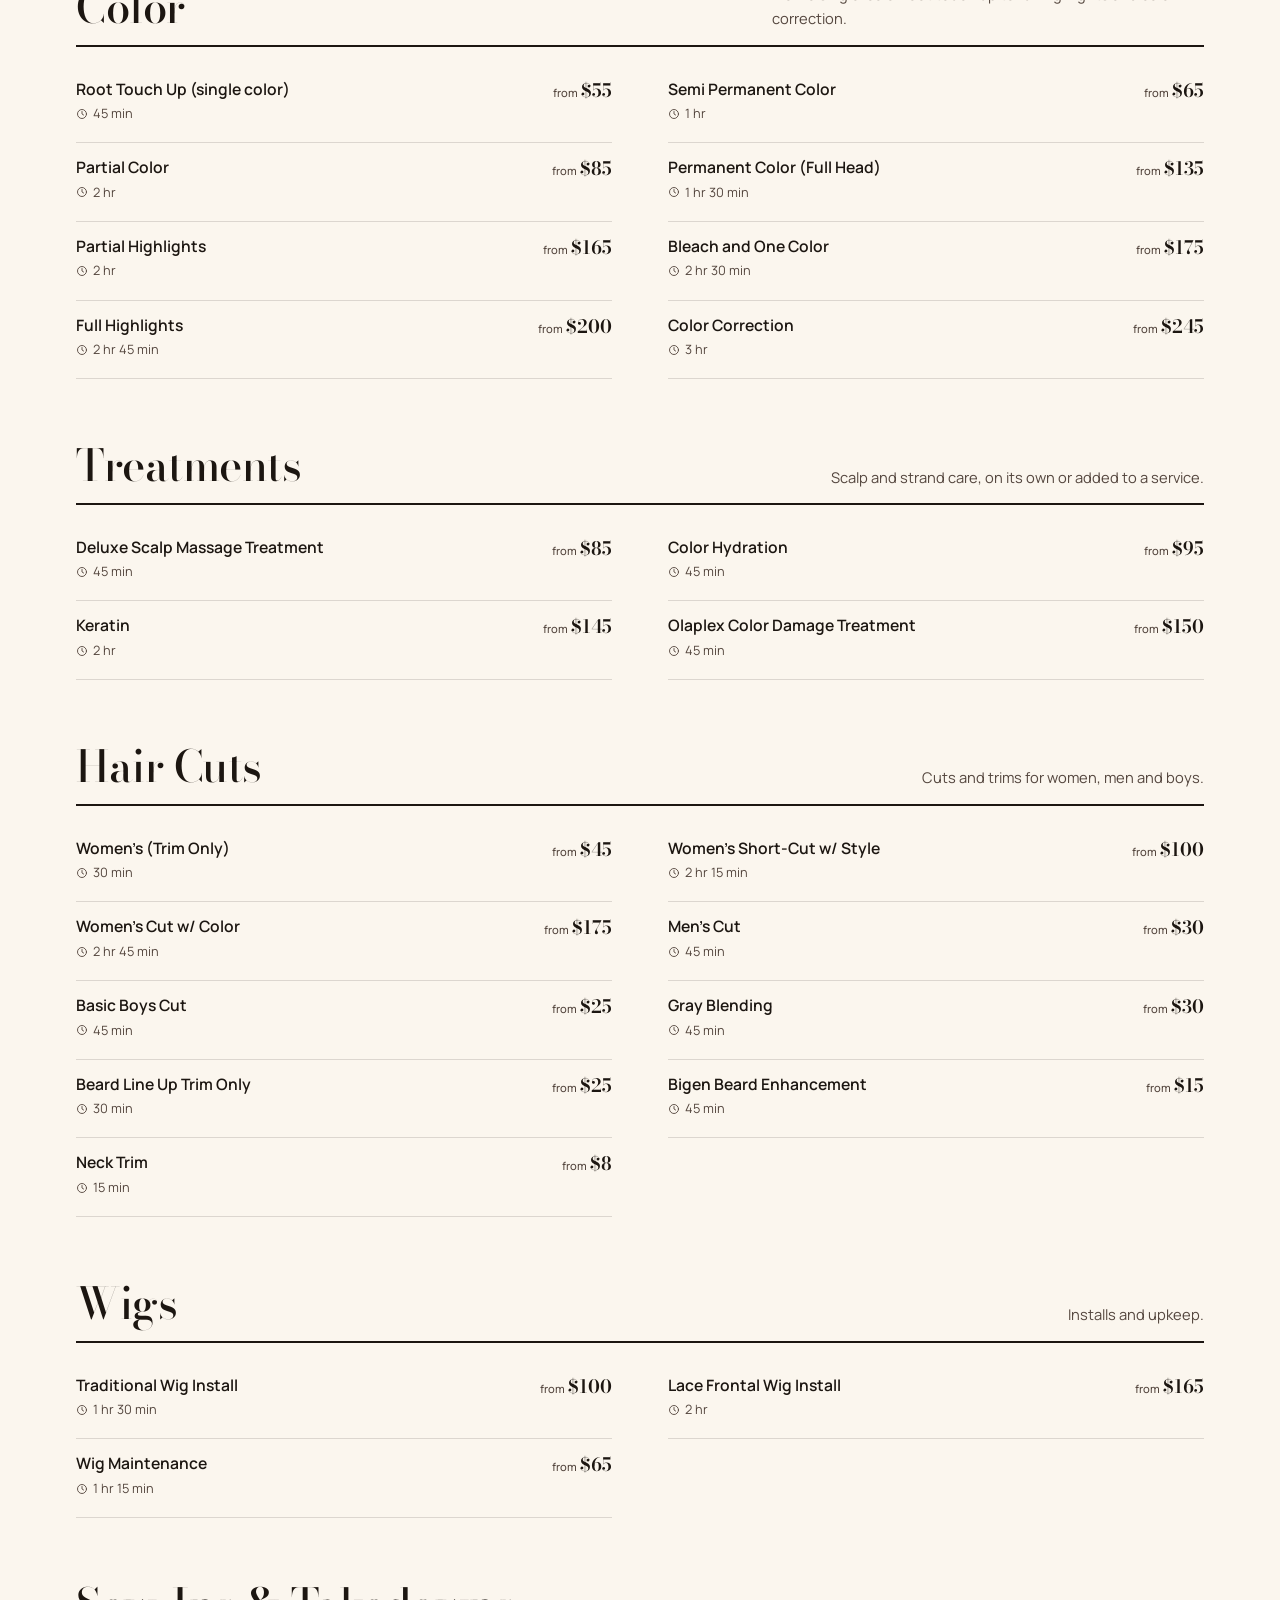
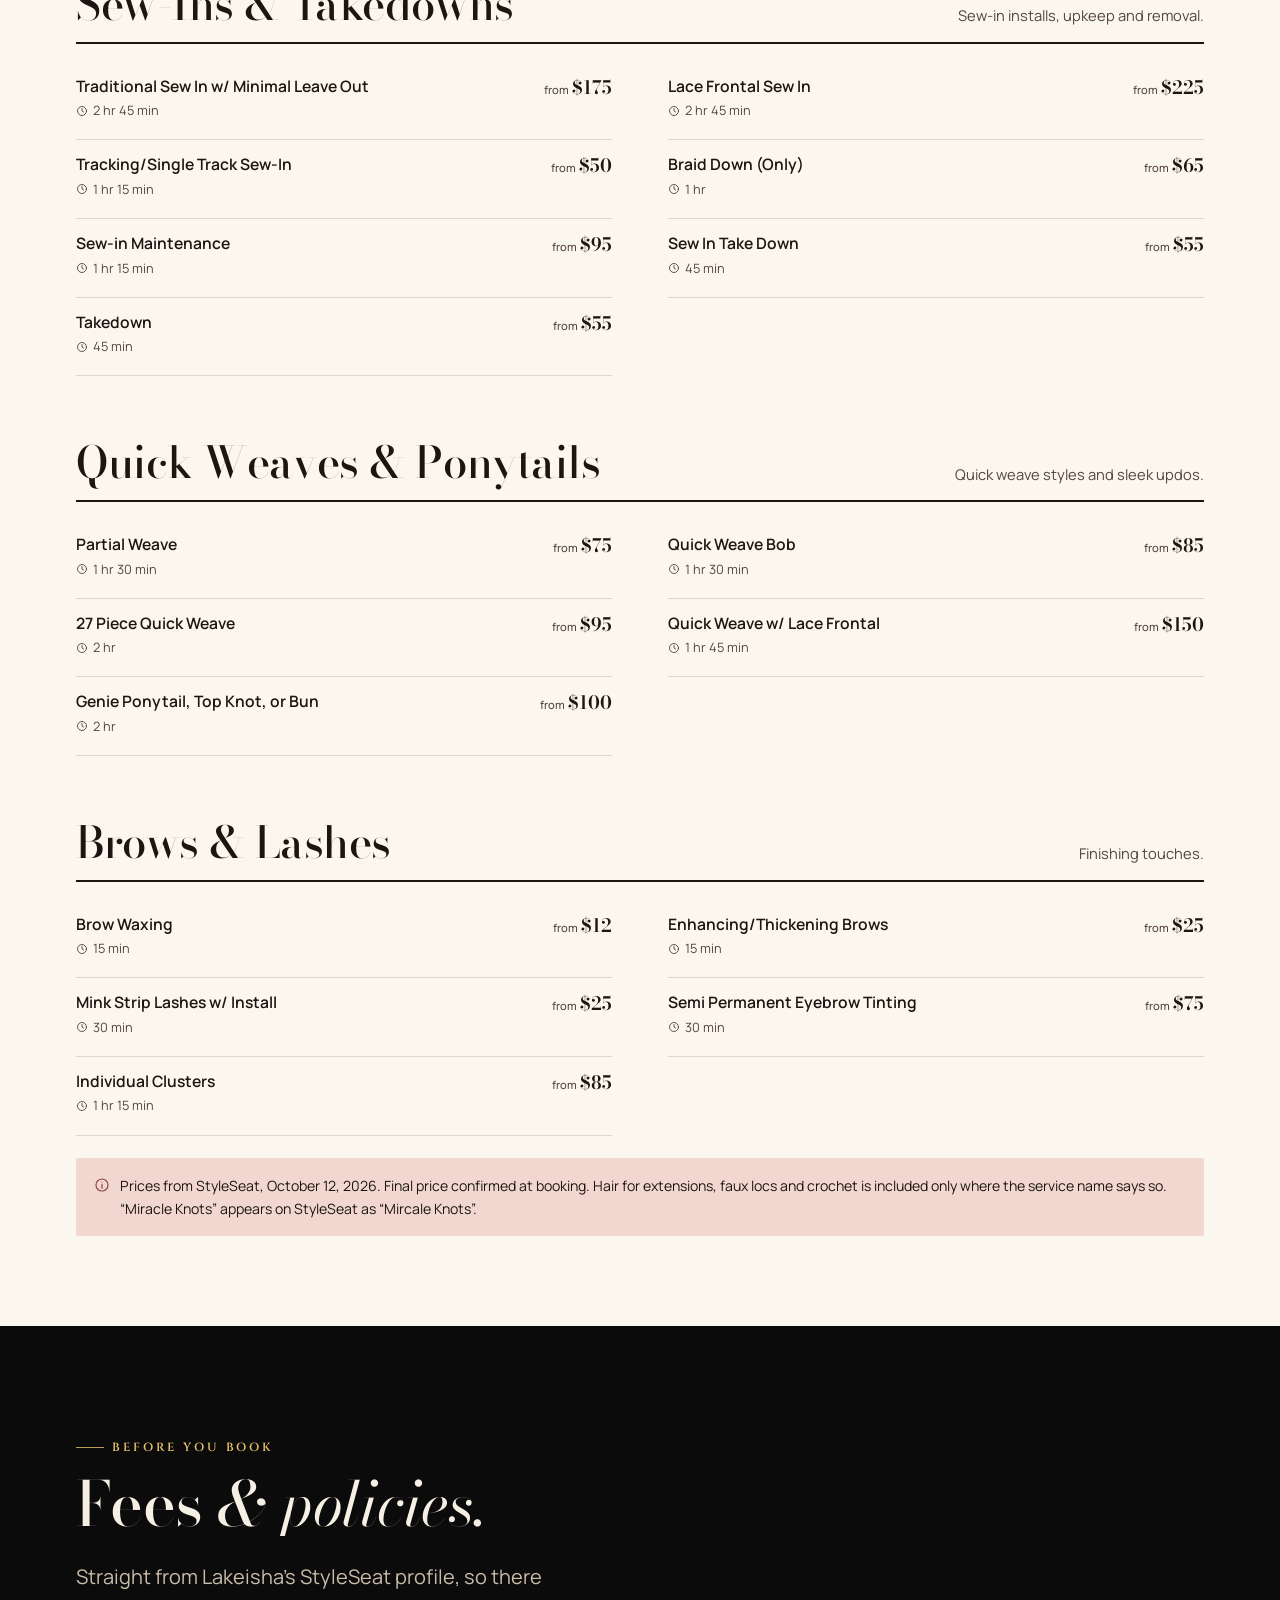
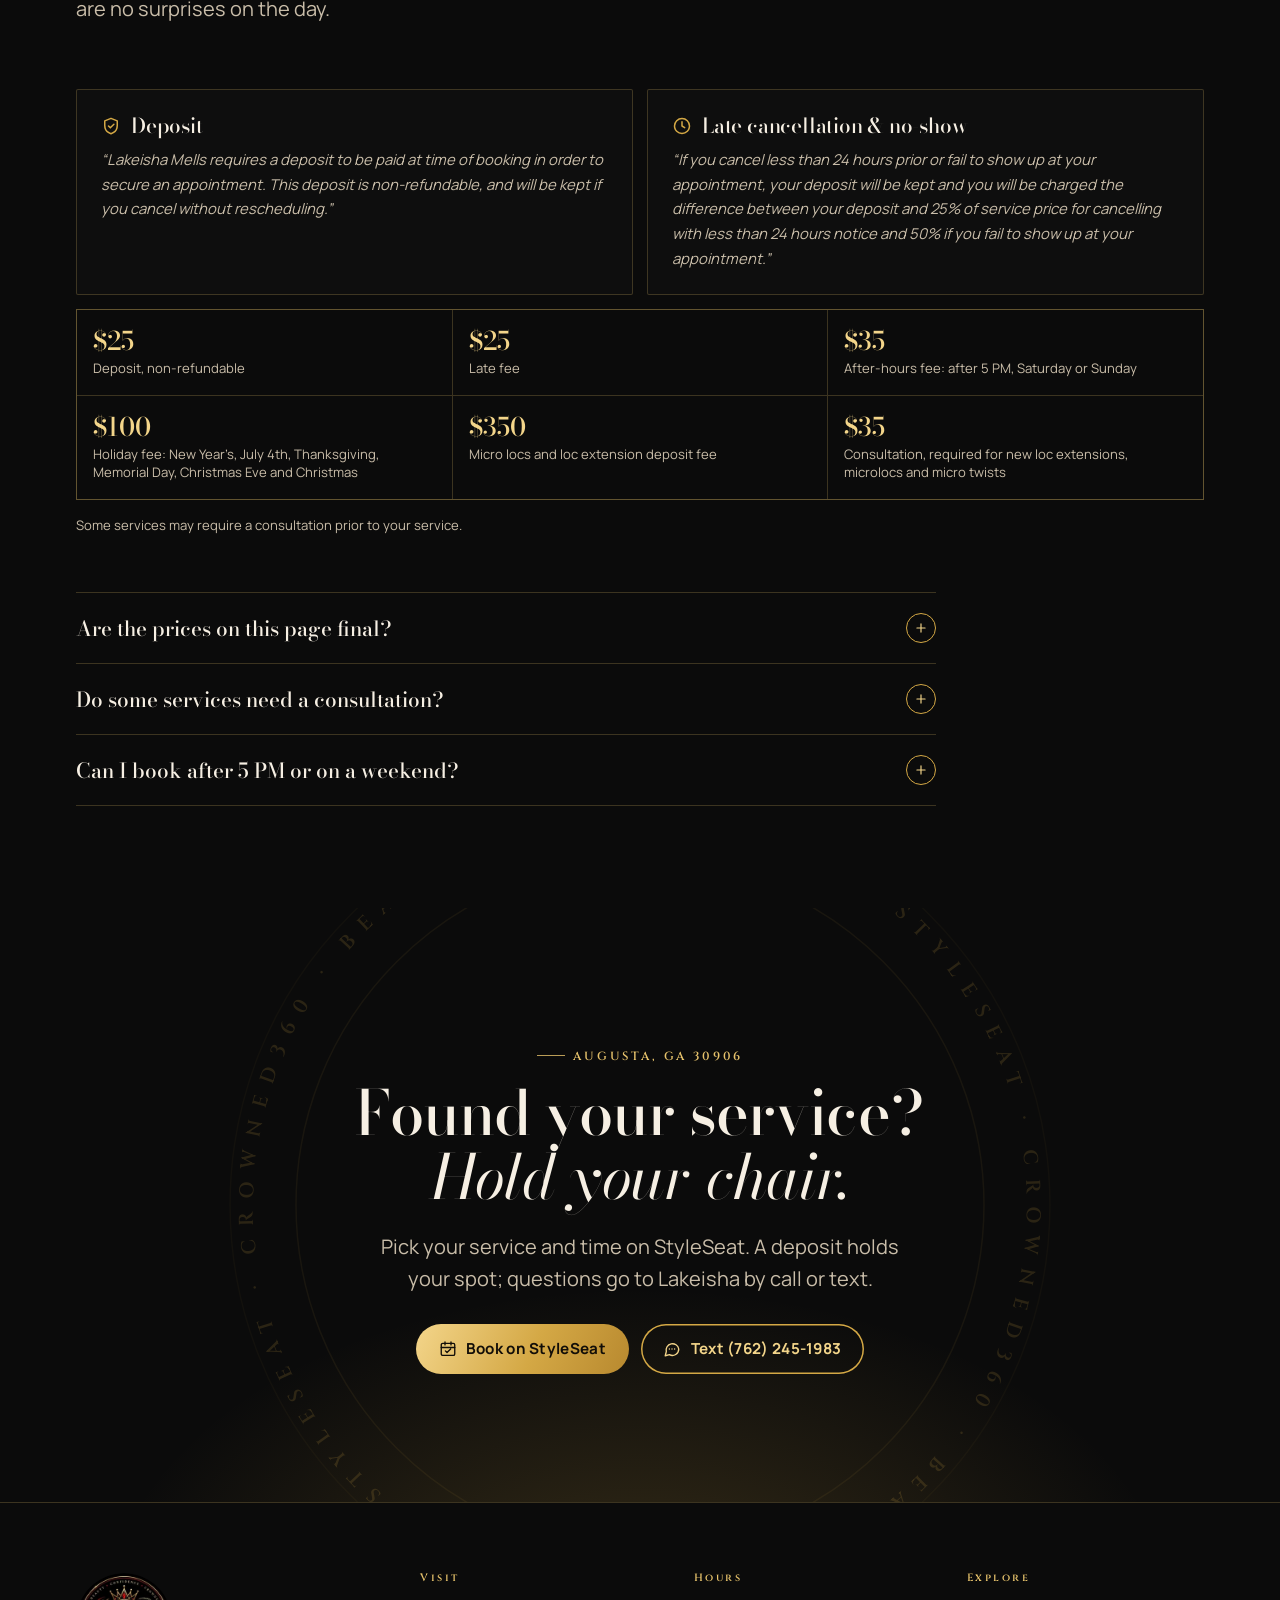
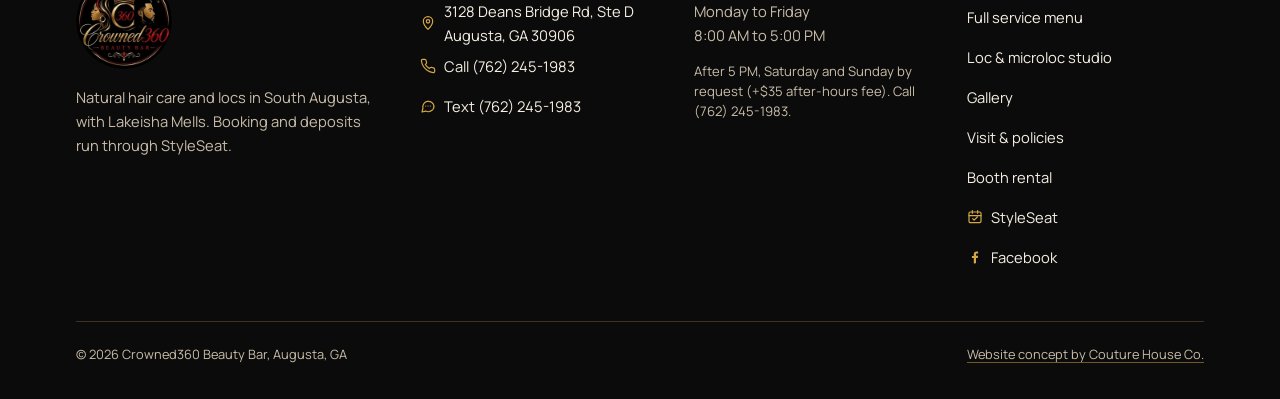
<file: services.html>
<!doctype html>
<html lang="en">
<head>
<meta charset="utf-8">
<meta name="viewport" content="width=device-width, initial-scale=1, viewport-fit=cover">
<title>Services &amp; Prices | Crowned360 Beauty Bar, Augusta, GA</title>
<meta name="description" content="Full menu with starting prices: loc retwists from $85, microlocs from $975, silk press, color, cuts, wigs and treatments. Book on StyleSeat.">
<link rel="canonical" href="https://crowned360-beauty-bar.netlify.app/services.html">
<meta name="theme-color" content="#0B0B0B">
<meta name="color-scheme" content="dark light">
<meta property="og:type" content="website">
<meta property="og:site_name" content="Crowned360 Beauty Bar">
<meta property="og:title" content="Services &amp; Prices | Crowned360 Beauty Bar, Augusta, GA">
<meta property="og:description" content="Full menu with starting prices: loc retwists from $85, microlocs from $975, silk press, color, cuts, wigs and treatments. Book on StyleSeat.">
<meta property="og:url" content="https://crowned360-beauty-bar.netlify.app/services.html">
<meta property="og:image" content="https://crowned360-beauty-bar.netlify.app/assets/img/share-2.jpg">
<meta property="og:image:width" content="1200">
<meta property="og:image:height" content="630">
<meta property="og:image:alt" content="Crowned360 Beauty Bar, Augusta GA: Care for the whole crown. 4.9 from 403 StyleSeat reviews, loc and microloc work, BusinessRate Top 3 badge.">
<meta property="og:locale" content="en_US">
<meta name="twitter:card" content="summary_large_image">
<meta name="twitter:title" content="Services &amp; Prices | Crowned360 Beauty Bar, Augusta, GA">
<meta name="twitter:description" content="Full menu with starting prices: loc retwists from $85, microlocs from $975, silk press, color, cuts, wigs and treatments. Book on StyleSeat.">
<meta name="twitter:image:alt" content="Crowned360 Beauty Bar, Augusta GA: Care for the whole crown. 4.9 from 403 StyleSeat reviews, loc and microloc work, BusinessRate Top 3 badge.">
<meta name="twitter:image" content="https://crowned360-beauty-bar.netlify.app/assets/img/share-2.jpg">
<link rel="icon" href="assets/img/favicon.svg" type="image/svg+xml">
<link rel="icon" href="assets/img/favicon-32.png" sizes="32x32" type="image/png">
<link rel="apple-touch-icon" href="assets/img/apple-touch-icon.png">
<link rel="manifest" href="site.webmanifest">
<link rel="preload" href="assets/fonts/bodoni-moda-latin-opsz-normal.woff2" as="font" type="font/woff2" crossorigin>
<link rel="preload" href="assets/fonts/manrope-latin-wght-normal.woff2" as="font" type="font/woff2" crossorigin>
<link rel="stylesheet" href="assets/css/fonts.css?v=20261012a">
<link rel="stylesheet" href="assets/css/site.css?v=20261012a">
<script>document.documentElement.classList.add('js')</script>
<script src="assets/js/site.js?v=20261012a" defer></script>
<script type="application/ld+json">{"@context":"https://schema.org","@graph":[{"@type":"HairSalon","@id":"https://crowned360-beauty-bar.netlify.app/#salon","name":"Crowned360 Beauty Bar","url":"https://crowned360-beauty-bar.netlify.app/","logo":"https://crowned360-beauty-bar.netlify.app/assets/img/crowned360-logo.png","image":["https://crowned360-beauty-bar.netlify.app/assets/img/share-2.jpg","https://crowned360-beauty-bar.netlify.app/assets/img/loc-twist-ponytail-ring-light.webp"],"description":"Natural hair care and loc studio in South Augusta, GA: locs and microlocs, retwists, silk press, color, cuts and scalp treatments. Book on StyleSeat.","telephone":"+1-762-245-1983","address":{"@type":"PostalAddress","streetAddress":"3128 Deans Bridge Rd, Ste D","addressLocality":"Augusta","addressRegion":"GA","postalCode":"30906","addressCountry":"US"},"openingHoursSpecification":[{"@type":"OpeningHoursSpecification","dayOfWeek":["Monday","Tuesday","Wednesday","Thursday","Friday"],"opens":"08:00","closes":"17:00"}],"priceRange":"$8 to $2,400","currenciesAccepted":"USD","areaServed":[{"@type":"City","name":"Augusta, GA"},{"@type":"Place","name":"South Augusta"},{"@type":"AdministrativeArea","name":"Augusta-Richmond County, GA"}],"sameAs":["https://www.facebook.com/Crowned360/","https://www.styleseat.com/m/v/crowned360"],"employee":{"@type":"Person","name":"Lakeisha Mells","jobTitle":"Stylist, natural hair care and locs"},"potentialAction":{"@type":"ReserveAction","target":{"@type":"EntryPoint","urlTemplate":"https://www.styleseat.com/m/v/crowned360","actionPlatform":["http://schema.org/DesktopWebPlatform","http://schema.org/MobileWebPlatform"]},"result":{"@type":"Reservation","name":"Salon appointment"}},"hasOfferCatalog":{"@type":"OfferCatalog","name":"Crowned360 Beauty Bar service menu","itemListElement":[{"@type":"OfferCatalog","name":"Loc Installation & Starter Locs","itemListElement":[{"@type":"Offer","itemOffered":{"@type":"Service","name":"Traditional Starter Locs"},"priceSpecification":{"@type":"PriceSpecification","minPrice":150,"priceCurrency":"USD"},"url":"https://www.styleseat.com/m/v/crowned360"},{"@type":"Offer","itemOffered":{"@type":"Service","name":"Starter Interlocs (80 to 150 Locs)"},"priceSpecification":{"@type":"PriceSpecification","minPrice":775,"priceCurrency":"USD"},"url":"https://www.styleseat.com/m/v/crowned360"},{"@type":"Offer","itemOffered":{"@type":"Service","name":"Micro Locs Installation","description":"Consultation and $350 deposit required."},"priceSpecification":{"@type":"PriceSpecification","minPrice":975,"priceCurrency":"USD"},"url":"https://www.styleseat.com/m/v/crowned360"},{"@type":"Offer","itemOffered":{"@type":"Service","name":"Combining Traditional Locs or Sister Locs"},"priceSpecification":{"@type":"PriceSpecification","minPrice":675,"priceCurrency":"USD"},"url":"https://www.styleseat.com/m/v/crowned360"},{"@type":"Offer","itemOffered":{"@type":"Service","name":"Caucasian Starter Locs"},"priceSpecification":{"@type":"PriceSpecification","minPrice":575,"priceCurrency":"USD"},"url":"https://www.styleseat.com/m/v/crowned360"},{"@type":"Offer","itemOffered":{"@type":"Service","name":"Starter Wicks (Short)"},"priceSpecification":{"@type":"PriceSpecification","minPrice":375,"priceCurrency":"USD"},"url":"https://www.styleseat.com/m/v/crowned360"},{"@type":"Offer","itemOffered":{"@type":"Service","name":"Starter Wicks (Neck Length)"},"priceSpecification":{"@type":"PriceSpecification","minPrice":475,"priceCurrency":"USD"},"url":"https://www.styleseat.com/m/v/crowned360"},{"@type":"Offer","itemOffered":{"@type":"Service","name":"Starter Wicks (Long)"},"priceSpecification":{"@type":"PriceSpecification","minPrice":675,"priceCurrency":"USD"},"url":"https://www.styleseat.com/m/v/crowned360"},{"@type":"Offer","itemOffered":{"@type":"Service","name":"Instant Locs"},"priceSpecification":{"@type":"PriceSpecification","minPrice":550,"priceCurrency":"USD"},"url":"https://www.styleseat.com/m/v/crowned360"}]},{"@type":"OfferCatalog","name":"Loc Extensions & Reattachments","itemListElement":[{"@type":"Offer","itemOffered":{"@type":"Service","name":"Loc Reattachment per Loc"},"priceSpecification":{"@type":"PriceSpecification","minPrice":15,"priceCurrency":"USD"},"url":"https://www.styleseat.com/m/v/crowned360"},{"@type":"Offer","itemOffered":{"@type":"Service","name":"Loc Reattachment Partial Installation"},"priceSpecification":{"@type":"PriceSpecification","minPrice":575,"priceCurrency":"USD"},"url":"https://www.styleseat.com/m/v/crowned360"},{"@type":"Offer","itemOffered":{"@type":"Service","name":"Loc Extensions Entire Head (hair not included)"},"priceSpecification":{"@type":"PriceSpecification","minPrice":875,"priceCurrency":"USD"},"url":"https://www.styleseat.com/m/v/crowned360"},{"@type":"Offer","itemOffered":{"@type":"Service","name":"Full Loc Extensions w/ Hair Included","description":"Appointment length confirmed at consultation."},"priceSpecification":{"@type":"PriceSpecification","minPrice":1675,"priceCurrency":"USD"},"url":"https://www.styleseat.com/m/v/crowned360"},{"@type":"Offer","itemOffered":{"@type":"Service","name":"MicroLoc Extensions w/ Hair Included","description":"Consultation and $350 deposit required."},"priceSpecification":{"@type":"PriceSpecification","minPrice":2400,"priceCurrency":"USD"},"url":"https://www.styleseat.com/m/v/crowned360"},{"@type":"Offer","itemOffered":{"@type":"Service","name":"Micro Twist Starter Locs w/ Hair","description":"Consultation required."},"priceSpecification":{"@type":"PriceSpecification","minPrice":1175,"priceCurrency":"USD"},"url":"https://www.styleseat.com/m/v/crowned360"}]},{"@type":"OfferCatalog","name":"Loc Styling & Maintenance","itemListElement":[{"@type":"Offer","itemOffered":{"@type":"Service","name":"Loc Re-twist (Only) Neck Length","description":"Shampooing of your locs, then palm rolling your new growth together to create a stronger root."},"priceSpecification":{"@type":"PriceSpecification","minPrice":85,"priceCurrency":"USD"},"url":"https://www.styleseat.com/m/v/crowned360"},{"@type":"Offer","itemOffered":{"@type":"Service","name":"Loc Re-twist (Only) Mid Back"},"priceSpecification":{"@type":"PriceSpecification","minPrice":95,"priceCurrency":"USD"},"url":"https://www.styleseat.com/m/v/crowned360"},{"@type":"Offer","itemOffered":{"@type":"Service","name":"Loc Re-twist w/ Braids (Short Hair)"},"priceSpecification":{"@type":"PriceSpecification","minPrice":135,"priceCurrency":"USD"},"url":"https://www.styleseat.com/m/v/crowned360"},{"@type":"Offer","itemOffered":{"@type":"Service","name":"Retwist w/ Braids (Long Hair)"},"priceSpecification":{"@type":"PriceSpecification","minPrice":155,"priceCurrency":"USD"},"url":"https://www.styleseat.com/m/v/crowned360"},{"@type":"Offer","itemOffered":{"@type":"Service","name":"Retwist with Plaits"},"priceSpecification":{"@type":"PriceSpecification","minPrice":150,"priceCurrency":"USD"},"url":"https://www.styleseat.com/m/v/crowned360"},{"@type":"Offer","itemOffered":{"@type":"Service","name":"Retwist w/ Loc Petals"},"priceSpecification":{"@type":"PriceSpecification","minPrice":165,"priceCurrency":"USD"},"url":"https://www.styleseat.com/m/v/crowned360"},{"@type":"Offer","itemOffered":{"@type":"Service","name":"Loc Retwist with Curls"},"priceSpecification":{"@type":"PriceSpecification","minPrice":150,"priceCurrency":"USD"},"url":"https://www.styleseat.com/m/v/crowned360"},{"@type":"Offer","itemOffered":{"@type":"Service","name":"Loc Retwist w/ Up-do or Pin Up"},"priceSpecification":{"@type":"PriceSpecification","minPrice":145,"priceCurrency":"USD"},"url":"https://www.styleseat.com/m/v/crowned360"},{"@type":"Offer","itemOffered":{"@type":"Service","name":"Crochet Retwist (Traditional Locs)"},"priceSpecification":{"@type":"PriceSpecification","minPrice":250,"priceCurrency":"USD"},"url":"https://www.styleseat.com/m/v/crowned360"},{"@type":"Offer","itemOffered":{"@type":"Service","name":"Interlocking for Traditional Locs Only","description":"Price varies by your current loc size. This price is not for installation of new locs."},"priceSpecification":{"@type":"PriceSpecification","minPrice":150,"priceCurrency":"USD"},"url":"https://www.styleseat.com/m/v/crowned360"},{"@type":"Offer","itemOffered":{"@type":"Service","name":"Microloc Retightening"},"priceSpecification":{"@type":"PriceSpecification","minPrice":225,"priceCurrency":"USD"},"url":"https://www.styleseat.com/m/v/crowned360"},{"@type":"Offer","itemOffered":{"@type":"Service","name":"Partial MicroLoc Retightening"},"priceSpecification":{"@type":"PriceSpecification","minPrice":175,"priceCurrency":"USD"},"url":"https://www.styleseat.com/m/v/crowned360"},{"@type":"Offer","itemOffered":{"@type":"Service","name":"Wick Tightening/Repair"},"priceSpecification":{"@type":"PriceSpecification","minPrice":165,"priceCurrency":"USD"},"url":"https://www.styleseat.com/m/v/crowned360"},{"@type":"Offer","itemOffered":{"@type":"Service","name":"Rope Twist (Shoulder)"},"priceSpecification":{"@type":"PriceSpecification","minPrice":150,"priceCurrency":"USD"},"url":"https://www.styleseat.com/m/v/crowned360"},{"@type":"Offer","itemOffered":{"@type":"Service","name":"Rope Twist (Mid Back)"},"priceSpecification":{"@type":"PriceSpecification","minPrice":165,"priceCurrency":"USD"},"url":"https://www.styleseat.com/m/v/crowned360"},{"@type":"Offer","itemOffered":{"@type":"Service","name":"Rope Twist (Waist)"},"priceSpecification":{"@type":"PriceSpecification","minPrice":175,"priceCurrency":"USD"},"url":"https://www.styleseat.com/m/v/crowned360"},{"@type":"Offer","itemOffered":{"@type":"Service","name":"Loc Style (Only)"},"priceSpecification":{"@type":"PriceSpecification","minPrice":45,"priceCurrency":"USD"},"url":"https://www.styleseat.com/m/v/crowned360"},{"@type":"Offer","itemOffered":{"@type":"Service","name":"Loc Detox"},"priceSpecification":{"@type":"PriceSpecification","minPrice":65,"priceCurrency":"USD"},"url":"https://www.styleseat.com/m/v/crowned360"},{"@type":"Offer","itemOffered":{"@type":"Service","name":"Loc Reconstruction"},"priceSpecification":{"@type":"PriceSpecification","minPrice":575,"priceCurrency":"USD"},"url":"https://www.styleseat.com/m/v/crowned360"},{"@type":"Offer","itemOffered":{"@type":"Service","name":"Locs Trimmed or Cut"},"priceSpecification":{"@type":"PriceSpecification","minPrice":25,"priceCurrency":"USD"},"url":"https://www.styleseat.com/m/v/crowned360"},{"@type":"Offer","itemOffered":{"@type":"Service","name":"Caucasian Straight/Fine Hair"},"priceSpecification":{"@type":"PriceSpecification","minPrice":225,"priceCurrency":"USD"},"url":"https://www.styleseat.com/m/v/crowned360"},{"@type":"Offer","itemOffered":{"@type":"Service","name":"Dread Loc Hair Removal"},"priceSpecification":{"@type":"PriceSpecification","minPrice":775,"priceCurrency":"USD"},"url":"https://www.styleseat.com/m/v/crowned360"},{"@type":"Offer","itemOffered":{"@type":"Service","name":"Kids Starter Locs (8 yrs & younger)"},"priceSpecification":{"@type":"PriceSpecification","minPrice":100,"priceCurrency":"USD"},"url":"https://www.styleseat.com/m/v/crowned360"},{"@type":"Offer","itemOffered":{"@type":"Service","name":"Kids Retwist w/ Style (under 8)"},"priceSpecification":{"@type":"PriceSpecification","minPrice":100,"priceCurrency":"USD"},"url":"https://www.styleseat.com/m/v/crowned360"}]},{"@type":"OfferCatalog","name":"Consultation & Deposits","itemListElement":[{"@type":"Offer","itemOffered":{"@type":"Service","name":"Consultation"},"priceSpecification":{"@type":"PriceSpecification","minPrice":35,"priceCurrency":"USD"},"url":"https://www.styleseat.com/m/v/crowned360"},{"@type":"Offer","itemOffered":{"@type":"Service","name":"Micro Locs and Loc Extension Deposit Fee"},"priceSpecification":{"@type":"PriceSpecification","minPrice":350,"priceCurrency":"USD"},"url":"https://www.styleseat.com/m/v/crowned360"},{"@type":"Offer","itemOffered":{"@type":"Service","name":"Microloc Consultation Transfer Fee"},"priceSpecification":{"@type":"PriceSpecification","minPrice":150,"priceCurrency":"USD"},"url":"https://www.styleseat.com/m/v/crowned360"}]},{"@type":"OfferCatalog","name":"Boho & Faux Locs","itemListElement":[{"@type":"Offer","itemOffered":{"@type":"Service","name":"Butterfly Locs Bob/Neck/Shoulder"},"priceSpecification":{"@type":"PriceSpecification","minPrice":175,"priceCurrency":"USD"},"url":"https://www.styleseat.com/m/v/crowned360"},{"@type":"Offer","itemOffered":{"@type":"Service","name":"Butterfly Locs Mid Back"},"priceSpecification":{"@type":"PriceSpecification","minPrice":200,"priceCurrency":"USD"},"url":"https://www.styleseat.com/m/v/crowned360"},{"@type":"Offer","itemOffered":{"@type":"Service","name":"Faux Locs or Invisible Braids w/ Hair"},"priceSpecification":{"@type":"PriceSpecification","minPrice":250,"priceCurrency":"USD"},"url":"https://www.styleseat.com/m/v/crowned360"},{"@type":"Offer","itemOffered":{"@type":"Service","name":"Bohemian Soft Locs"},"priceSpecification":{"@type":"PriceSpecification","minPrice":250,"priceCurrency":"USD"},"url":"https://www.styleseat.com/m/v/crowned360"},{"@type":"Offer","itemOffered":{"@type":"Service","name":"Kinky Twist"},"priceSpecification":{"@type":"PriceSpecification","minPrice":225,"priceCurrency":"USD"},"url":"https://www.styleseat.com/m/v/crowned360"}]},{"@type":"OfferCatalog","name":"Crochet Braids","itemListElement":[{"@type":"Offer","itemOffered":{"@type":"Service","name":"Bubble Braids w/ Hair"},"priceSpecification":{"@type":"PriceSpecification","minPrice":155,"priceCurrency":"USD"},"url":"https://www.styleseat.com/m/v/crowned360"},{"@type":"Offer","itemOffered":{"@type":"Service","name":"Individual Crochet Braids"},"priceSpecification":{"@type":"PriceSpecification","minPrice":175,"priceCurrency":"USD"},"url":"https://www.styleseat.com/m/v/crowned360"},{"@type":"Offer","itemOffered":{"@type":"Service","name":"Pre-Looped Crochet Braids"},"priceSpecification":{"@type":"PriceSpecification","minPrice":150,"priceCurrency":"USD"},"url":"https://www.styleseat.com/m/v/crowned360"}]},{"@type":"OfferCatalog","name":"Natural Hair Care & Styles","itemListElement":[{"@type":"Offer","itemOffered":{"@type":"Service","name":"Flat Twist Updos"},"priceSpecification":{"@type":"PriceSpecification","minPrice":135,"priceCurrency":"USD"},"url":"https://www.styleseat.com/m/v/crowned360"},{"@type":"Offer","itemOffered":{"@type":"Service","name":"Natural Hair Two-Strand Twist"},"priceSpecification":{"@type":"PriceSpecification","minPrice":150,"priceCurrency":"USD"},"url":"https://www.styleseat.com/m/v/crowned360"},{"@type":"Offer","itemOffered":{"@type":"Service","name":"Natural Comb Coils"},"priceSpecification":{"@type":"PriceSpecification","minPrice":135,"priceCurrency":"USD"},"url":"https://www.styleseat.com/m/v/crowned360"},{"@type":"Offer","itemOffered":{"@type":"Service","name":"Natural Hair Perm Rods"},"priceSpecification":{"@type":"PriceSpecification","minPrice":85,"priceCurrency":"USD"},"url":"https://www.styleseat.com/m/v/crowned360"},{"@type":"Offer","itemOffered":{"@type":"Service","name":"Wash and Go"},"priceSpecification":{"@type":"PriceSpecification","minPrice":65,"priceCurrency":"USD"},"url":"https://www.styleseat.com/m/v/crowned360"},{"@type":"Offer","itemOffered":{"@type":"Service","name":"Miracle Knots"},"priceSpecification":{"@type":"PriceSpecification","minPrice":250,"priceCurrency":"USD"},"url":"https://www.styleseat.com/m/v/crowned360"},{"@type":"Offer","itemOffered":{"@type":"Service","name":"Finger Waves"},"priceSpecification":{"@type":"PriceSpecification","minPrice":85,"priceCurrency":"USD"},"url":"https://www.styleseat.com/m/v/crowned360"},{"@type":"Offer","itemOffered":{"@type":"Service","name":"Roller Sets"},"priceSpecification":{"@type":"PriceSpecification","minPrice":65,"priceCurrency":"USD"},"url":"https://www.styleseat.com/m/v/crowned360"},{"@type":"Offer","itemOffered":{"@type":"Service","name":"Up-Do"},"priceSpecification":{"@type":"PriceSpecification","minPrice":95,"priceCurrency":"USD"},"url":"https://www.styleseat.com/m/v/crowned360"}]},{"@type":"OfferCatalog","name":"Silk Press & Relaxers","itemListElement":[{"@type":"Offer","itemOffered":{"@type":"Service","name":"360 Signature Silk Press"},"priceSpecification":{"@type":"PriceSpecification","minPrice":135,"priceCurrency":"USD"},"url":"https://www.styleseat.com/m/v/crowned360"},{"@type":"Offer","itemOffered":{"@type":"Service","name":"Relaxer Touch Up w/ Style"},"priceSpecification":{"@type":"PriceSpecification","minPrice":115,"priceCurrency":"USD"},"url":"https://www.styleseat.com/m/v/crowned360"},{"@type":"Offer","itemOffered":{"@type":"Service","name":"Virgin Relaxer"},"priceSpecification":{"@type":"PriceSpecification","minPrice":85,"priceCurrency":"USD"},"url":"https://www.styleseat.com/m/v/crowned360"}]},{"@type":"OfferCatalog","name":"Color","itemListElement":[{"@type":"Offer","itemOffered":{"@type":"Service","name":"Root Touch Up (single color)"},"priceSpecification":{"@type":"PriceSpecification","minPrice":55,"priceCurrency":"USD"},"url":"https://www.styleseat.com/m/v/crowned360"},{"@type":"Offer","itemOffered":{"@type":"Service","name":"Semi Permanent Color"},"priceSpecification":{"@type":"PriceSpecification","minPrice":65,"priceCurrency":"USD"},"url":"https://www.styleseat.com/m/v/crowned360"},{"@type":"Offer","itemOffered":{"@type":"Service","name":"Partial Color"},"priceSpecification":{"@type":"PriceSpecification","minPrice":85,"priceCurrency":"USD"},"url":"https://www.styleseat.com/m/v/crowned360"},{"@type":"Offer","itemOffered":{"@type":"Service","name":"Permanent Color (Full Head)"},"priceSpecification":{"@type":"PriceSpecification","minPrice":135,"priceCurrency":"USD"},"url":"https://www.styleseat.com/m/v/crowned360"},{"@type":"Offer","itemOffered":{"@type":"Service","name":"Partial Highlights"},"priceSpecification":{"@type":"PriceSpecification","minPrice":165,"priceCurrency":"USD"},"url":"https://www.styleseat.com/m/v/crowned360"},{"@type":"Offer","itemOffered":{"@type":"Service","name":"Bleach and One Color"},"priceSpecification":{"@type":"PriceSpecification","minPrice":175,"priceCurrency":"USD"},"url":"https://www.styleseat.com/m/v/crowned360"},{"@type":"Offer","itemOffered":{"@type":"Service","name":"Full Highlights"},"priceSpecification":{"@type":"PriceSpecification","minPrice":200,"priceCurrency":"USD"},"url":"https://www.styleseat.com/m/v/crowned360"},{"@type":"Offer","itemOffered":{"@type":"Service","name":"Color Correction"},"priceSpecification":{"@type":"PriceSpecification","minPrice":245,"priceCurrency":"USD"},"url":"https://www.styleseat.com/m/v/crowned360"}]},{"@type":"OfferCatalog","name":"Treatments","itemListElement":[{"@type":"Offer","itemOffered":{"@type":"Service","name":"Deluxe Scalp Massage Treatment"},"priceSpecification":{"@type":"PriceSpecification","minPrice":85,"priceCurrency":"USD"},"url":"https://www.styleseat.com/m/v/crowned360"},{"@type":"Offer","itemOffered":{"@type":"Service","name":"Color Hydration"},"priceSpecification":{"@type":"PriceSpecification","minPrice":95,"priceCurrency":"USD"},"url":"https://www.styleseat.com/m/v/crowned360"},{"@type":"Offer","itemOffered":{"@type":"Service","name":"Keratin"},"priceSpecification":{"@type":"PriceSpecification","minPrice":145,"priceCurrency":"USD"},"url":"https://www.styleseat.com/m/v/crowned360"},{"@type":"Offer","itemOffered":{"@type":"Service","name":"Olaplex Color Damage Treatment"},"priceSpecification":{"@type":"PriceSpecification","minPrice":150,"priceCurrency":"USD"},"url":"https://www.styleseat.com/m/v/crowned360"}]},{"@type":"OfferCatalog","name":"Hair Cuts","itemListElement":[{"@type":"Offer","itemOffered":{"@type":"Service","name":"Women's (Trim Only)"},"priceSpecification":{"@type":"PriceSpecification","minPrice":45,"priceCurrency":"USD"},"url":"https://www.styleseat.com/m/v/crowned360"},{"@type":"Offer","itemOffered":{"@type":"Service","name":"Women's Short-Cut w/ Style"},"priceSpecification":{"@type":"PriceSpecification","minPrice":100,"priceCurrency":"USD"},"url":"https://www.styleseat.com/m/v/crowned360"},{"@type":"Offer","itemOffered":{"@type":"Service","name":"Women's Cut w/ Color"},"priceSpecification":{"@type":"PriceSpecification","minPrice":175,"priceCurrency":"USD"},"url":"https://www.styleseat.com/m/v/crowned360"},{"@type":"Offer","itemOffered":{"@type":"Service","name":"Men's Cut"},"priceSpecification":{"@type":"PriceSpecification","minPrice":30,"priceCurrency":"USD"},"url":"https://www.styleseat.com/m/v/crowned360"},{"@type":"Offer","itemOffered":{"@type":"Service","name":"Basic Boys Cut"},"priceSpecification":{"@type":"PriceSpecification","minPrice":25,"priceCurrency":"USD"},"url":"https://www.styleseat.com/m/v/crowned360"},{"@type":"Offer","itemOffered":{"@type":"Service","name":"Gray Blending"},"priceSpecification":{"@type":"PriceSpecification","minPrice":30,"priceCurrency":"USD"},"url":"https://www.styleseat.com/m/v/crowned360"},{"@type":"Offer","itemOffered":{"@type":"Service","name":"Beard Line Up Trim Only"},"priceSpecification":{"@type":"PriceSpecification","minPrice":25,"priceCurrency":"USD"},"url":"https://www.styleseat.com/m/v/crowned360"},{"@type":"Offer","itemOffered":{"@type":"Service","name":"Bigen Beard Enhancement"},"priceSpecification":{"@type":"PriceSpecification","minPrice":15,"priceCurrency":"USD"},"url":"https://www.styleseat.com/m/v/crowned360"},{"@type":"Offer","itemOffered":{"@type":"Service","name":"Neck Trim"},"priceSpecification":{"@type":"PriceSpecification","minPrice":8,"priceCurrency":"USD"},"url":"https://www.styleseat.com/m/v/crowned360"}]},{"@type":"OfferCatalog","name":"Wigs","itemListElement":[{"@type":"Offer","itemOffered":{"@type":"Service","name":"Traditional Wig Install"},"priceSpecification":{"@type":"PriceSpecification","minPrice":100,"priceCurrency":"USD"},"url":"https://www.styleseat.com/m/v/crowned360"},{"@type":"Offer","itemOffered":{"@type":"Service","name":"Lace Frontal Wig Install"},"priceSpecification":{"@type":"PriceSpecification","minPrice":165,"priceCurrency":"USD"},"url":"https://www.styleseat.com/m/v/crowned360"},{"@type":"Offer","itemOffered":{"@type":"Service","name":"Wig Maintenance"},"priceSpecification":{"@type":"PriceSpecification","minPrice":65,"priceCurrency":"USD"},"url":"https://www.styleseat.com/m/v/crowned360"}]},{"@type":"OfferCatalog","name":"Sew-Ins & Takedowns","itemListElement":[{"@type":"Offer","itemOffered":{"@type":"Service","name":"Traditional Sew In w/ Minimal Leave Out"},"priceSpecification":{"@type":"PriceSpecification","minPrice":175,"priceCurrency":"USD"},"url":"https://www.styleseat.com/m/v/crowned360"},{"@type":"Offer","itemOffered":{"@type":"Service","name":"Lace Frontal Sew In"},"priceSpecification":{"@type":"PriceSpecification","minPrice":225,"priceCurrency":"USD"},"url":"https://www.styleseat.com/m/v/crowned360"},{"@type":"Offer","itemOffered":{"@type":"Service","name":"Tracking/Single Track Sew-In"},"priceSpecification":{"@type":"PriceSpecification","minPrice":50,"priceCurrency":"USD"},"url":"https://www.styleseat.com/m/v/crowned360"},{"@type":"Offer","itemOffered":{"@type":"Service","name":"Braid Down (Only)"},"priceSpecification":{"@type":"PriceSpecification","minPrice":65,"priceCurrency":"USD"},"url":"https://www.styleseat.com/m/v/crowned360"},{"@type":"Offer","itemOffered":{"@type":"Service","name":"Sew-in Maintenance"},"priceSpecification":{"@type":"PriceSpecification","minPrice":95,"priceCurrency":"USD"},"url":"https://www.styleseat.com/m/v/crowned360"},{"@type":"Offer","itemOffered":{"@type":"Service","name":"Sew In Take Down"},"priceSpecification":{"@type":"PriceSpecification","minPrice":55,"priceCurrency":"USD"},"url":"https://www.styleseat.com/m/v/crowned360"},{"@type":"Offer","itemOffered":{"@type":"Service","name":"Takedown"},"priceSpecification":{"@type":"PriceSpecification","minPrice":55,"priceCurrency":"USD"},"url":"https://www.styleseat.com/m/v/crowned360"}]},{"@type":"OfferCatalog","name":"Quick Weaves & Ponytails","itemListElement":[{"@type":"Offer","itemOffered":{"@type":"Service","name":"Partial Weave"},"priceSpecification":{"@type":"PriceSpecification","minPrice":75,"priceCurrency":"USD"},"url":"https://www.styleseat.com/m/v/crowned360"},{"@type":"Offer","itemOffered":{"@type":"Service","name":"Quick Weave Bob"},"priceSpecification":{"@type":"PriceSpecification","minPrice":85,"priceCurrency":"USD"},"url":"https://www.styleseat.com/m/v/crowned360"},{"@type":"Offer","itemOffered":{"@type":"Service","name":"27 Piece Quick Weave"},"priceSpecification":{"@type":"PriceSpecification","minPrice":95,"priceCurrency":"USD"},"url":"https://www.styleseat.com/m/v/crowned360"},{"@type":"Offer","itemOffered":{"@type":"Service","name":"Quick Weave w/ Lace Frontal"},"priceSpecification":{"@type":"PriceSpecification","minPrice":150,"priceCurrency":"USD"},"url":"https://www.styleseat.com/m/v/crowned360"},{"@type":"Offer","itemOffered":{"@type":"Service","name":"Genie Ponytail, Top Knot, or Bun"},"priceSpecification":{"@type":"PriceSpecification","minPrice":100,"priceCurrency":"USD"},"url":"https://www.styleseat.com/m/v/crowned360"}]},{"@type":"OfferCatalog","name":"Brows & Lashes","itemListElement":[{"@type":"Offer","itemOffered":{"@type":"Service","name":"Brow Waxing"},"priceSpecification":{"@type":"PriceSpecification","minPrice":12,"priceCurrency":"USD"},"url":"https://www.styleseat.com/m/v/crowned360"},{"@type":"Offer","itemOffered":{"@type":"Service","name":"Enhancing/Thickening Brows"},"priceSpecification":{"@type":"PriceSpecification","minPrice":25,"priceCurrency":"USD"},"url":"https://www.styleseat.com/m/v/crowned360"},{"@type":"Offer","itemOffered":{"@type":"Service","name":"Mink Strip Lashes w/ Install"},"priceSpecification":{"@type":"PriceSpecification","minPrice":25,"priceCurrency":"USD"},"url":"https://www.styleseat.com/m/v/crowned360"},{"@type":"Offer","itemOffered":{"@type":"Service","name":"Semi Permanent Eyebrow Tinting"},"priceSpecification":{"@type":"PriceSpecification","minPrice":75,"priceCurrency":"USD"},"url":"https://www.styleseat.com/m/v/crowned360"},{"@type":"Offer","itemOffered":{"@type":"Service","name":"Individual Clusters"},"priceSpecification":{"@type":"PriceSpecification","minPrice":85,"priceCurrency":"USD"},"url":"https://www.styleseat.com/m/v/crowned360"}]}]}},{"@type":"BreadcrumbList","itemListElement":[{"@type":"ListItem","position":1,"name":"Home","item":"https://crowned360-beauty-bar.netlify.app/"},{"@type":"ListItem","position":2,"name":"Services","item":"https://crowned360-beauty-bar.netlify.app/services.html"}]},{"@type":"FAQPage","mainEntity":[{"@type":"Question","name":"Are the prices on this page final?","acceptedAnswer":{"@type":"Answer","text":"They are starting prices as listed on StyleSeat. Length, density, hair added and style can change the final price, which is confirmed at booking."}},{"@type":"Question","name":"Do some services need a consultation?","acceptedAnswer":{"@type":"Answer","text":"Yes. A consultation (from $35) is required for all new loc extensions, microlocs and micro twists, and some other services may need one too."}},{"@type":"Question","name":"Can I book after 5 PM or on a weekend?","acceptedAnswer":{"@type":"Answer","text":"Yes, by request. After-hours appointments (after 5 PM, Saturday or Sunday) carry a $35 fee. Call (762) 245-1983 to arrange one."}}]}]}</script>
</head>
<body>
<a class="skip" href="#main">Skip to content</a>
<header class="site-header">
  <div class="wrap">
    <a class="brand" href="./" aria-label="Crowned360 Beauty Bar, home">
      <img src="assets/img/crowned360-logo-240.webp" width="240" height="240" alt="" decoding="async">
      <span class="brand-word"><b>Crowned360</b><small>BEAUTY BAR</small></span>
    </a>
    <nav class="nav" aria-label="Main"><ul><li><a href="services.html" aria-current="page">Services</a></li><li><a href="locs.html">Locs</a></li><li><a href="gallery.html">Gallery</a></li><li><a href="visit.html">Visit</a></li></ul></nav>
    <a class="btn btn--sm hdr-cta" href="https://www.styleseat.com/m/v/crowned360"><svg viewBox="0 0 24 24" fill="none" stroke="currentColor" stroke-width="1.8" stroke-linecap="round" stroke-linejoin="round" aria-hidden="true"><rect x="3" y="4.5" width="18" height="16" rx="2"/><path d="M16 2.5v4M8 2.5v4M3 10h18M8.5 14.5l2.2 2.2 4.8-4.7"/></svg>Book on StyleSeat</a>
    <button class="menu-btn" type="button" aria-expanded="false" aria-controls="mobile-menu"><svg class="burger" viewBox="0 0 24 24" fill="none" stroke="currentColor" stroke-width="1.8" stroke-linecap="round" aria-hidden="true"><path d="M4 7h16M4 12h16M4 17h10"/></svg><svg class="x" viewBox="0 0 24 24" fill="none" stroke="currentColor" stroke-width="1.8" stroke-linecap="round" aria-hidden="true"><path d="M6 6l12 12M18 6L6 18"/></svg><span class="lbl">Menu</span></button>
  </div>
</header>
<div class="mobile-menu" id="mobile-menu">
  <a class="m-link" href="./">Home<span>Start here</span></a>
  <a class="m-link" href="services.html">Services<span>Full menu</span></a><a class="m-link" href="locs.html">Locs<span>Loc & microloc studio</span></a><a class="m-link" href="gallery.html">Gallery<span>Her work</span></a><a class="m-link" href="visit.html">Visit<span>Hours & location</span></a>
  <a class="btn" href="https://www.styleseat.com/m/v/crowned360"><svg viewBox="0 0 24 24" fill="none" stroke="currentColor" stroke-width="1.8" stroke-linecap="round" stroke-linejoin="round" aria-hidden="true"><rect x="3" y="4.5" width="18" height="16" rx="2"/><path d="M16 2.5v4M8 2.5v4M3 10h18M8.5 14.5l2.2 2.2 4.8-4.7"/></svg>Book on StyleSeat</a>
  <p class="m-meta">3128 Deans Bridge Rd, Ste D, Augusta, GA 30906<br>Mon to Fri, 8 AM to 5 PM<br><a href="tel:+17622451983">(762) 245-1983</a></p>
</div>

<main id="main">
<section class="page-hero" aria-labelledby="h1">
  <div class="wrap">
    <div>
      <nav class="crumbs" aria-label="Breadcrumb"><ol><li><a href="./">Home</a></li><li aria-current="page">Services</li></ol></nav>
      <p class="eyebrow">The full menu &middot; 103 services</p>
      <h1 id="h1" class="reveal">Services <em class="foil-text">&amp;</em> prices</h1>
      <p class="lede reveal d1">Everything Lakeisha offers on StyleSeat, from a $8 neck trim to a full head of microloc extensions. Every price is a starting price.</p>
      <div class="btn-row reveal d2"><a class="btn" href="https://www.styleseat.com/m/v/crowned360"><svg viewBox="0 0 24 24" fill="none" stroke="currentColor" stroke-width="1.8" stroke-linecap="round" stroke-linejoin="round" aria-hidden="true"><rect x="3" y="4.5" width="18" height="16" rx="2"/><path d="M16 2.5v4M8 2.5v4M3 10h18M8.5 14.5l2.2 2.2 4.8-4.7"/></svg>Book on StyleSeat</a><a class="btn btn--ghost" href="#policies">Fees &amp; policies</a></div>
    </div>
    <div class="mini-ring"><svg class="ring-text" viewBox="0 0 600 600" aria-hidden="true" focusable="false"><defs><path id="rp282" d="M300,18 a282,282 0 1,1 -0.01,0"/></defs><circle cx="300" cy="300" r="252" fill="none" stroke="#D4A845" stroke-opacity=".45" stroke-width="1"/><circle cx="300" cy="300" r="298" fill="none" stroke="#D4A845" stroke-opacity=".25" stroke-width="1"/><g stroke="#D4A845" stroke-width="1.4" opacity=".9"><line x1="300" y1="40" x2="300" y2="56" transform="rotate(0 300 300)"/><line x1="300" y1="40" x2="300" y2="56" transform="rotate(90 300 300)"/><line x1="300" y1="40" x2="300" y2="56" transform="rotate(180 300 300)"/><line x1="300" y1="40" x2="300" y2="56" transform="rotate(270 300 300)"/></g><g class="ring-rot" data-ring="0.12"><text><textPath href="#rp282" textLength="1763" lengthAdjust="spacing">BEAUTY · CONFIDENCE · CROWNED · 360 · BEAUTY · CONFIDENCE · CROWNED · 360 · </textPath></text></g></svg><div class="disc"><img src="assets/img/microloc-retightening-honey.webp" srcset="assets/img/microloc-retightening-honey-800.webp 800w, assets/img/microloc-retightening-honey.webp 1080w" sizes="(min-width: 1000px) 28vw, 60vw" width="1080" height="1080" alt="Honey brown microlocs being retightened, held up to show the parting grid" fetchpriority="high" decoding="async"></div></div>
  </div>
</section>
<div class="light">
  <nav class="menu-nav" aria-label="Service categories"><div class="wrap"><div class="scroller"><a href="#loc-installation">Loc Installation &amp; Starter Locs</a><a href="#loc-extensions">Loc Extensions &amp; Reattachments</a><a href="#loc-maintenance">Loc Styling &amp; Maintenance</a><a href="#consultation">Consultation &amp; Deposits</a><a href="#faux-locs">Boho &amp; Faux Locs</a><a href="#crochet">Crochet Braids</a><a href="#natural">Natural Hair Care &amp; Styles</a><a href="#silk-press">Silk Press &amp; Relaxers</a><a href="#color">Color</a><a href="#treatments">Treatments</a><a href="#cuts">Hair Cuts</a><a href="#wigs">Wigs</a><a href="#sew-in">Sew-Ins &amp; Takedowns</a><a href="#quick-weaves">Quick Weaves &amp; Ponytails</a><a href="#brows-lashes">Brows &amp; Lashes</a></div></div></nav>
  <div class="wrap" style="padding-bottom:clamp(64px,7vw,110px)">
    <section class="menu-sec" id="loc-installation" aria-labelledby="loc-installation-h">
      <div class="menu-sec-head"><h2 id="loc-installation-h">Loc Installation &amp; Starter Locs</h2><p>New locs, from traditional starters to microlocs. Some installs need a consultation first.</p></div>
      <ul class="menu-rows"><li><div><div class="nm">Traditional Starter Locs</div><span class="dur"><svg viewBox="0 0 24 24" fill="none" stroke="currentColor" stroke-width="1.8" stroke-linecap="round" stroke-linejoin="round" aria-hidden="true"><circle cx="12" cy="12" r="9"/><path d="M12 7v5l3.2 2"/></svg>2 hr 30 min</span></div><span class="pr"><small>from</small>$150</span></li><li><div><div class="nm">Starter Interlocs (80 to 150 Locs)</div><span class="dur"><svg viewBox="0 0 24 24" fill="none" stroke="currentColor" stroke-width="1.8" stroke-linecap="round" stroke-linejoin="round" aria-hidden="true"><circle cx="12" cy="12" r="9"/><path d="M12 7v5l3.2 2"/></svg>5 hr</span></div><span class="pr"><small>from</small>$775</span></li><li><div><div class="nm">Micro Locs Installation</div><span class="dur"><svg viewBox="0 0 24 24" fill="none" stroke="currentColor" stroke-width="1.8" stroke-linecap="round" stroke-linejoin="round" aria-hidden="true"><circle cx="12" cy="12" r="9"/><path d="M12 7v5l3.2 2"/></svg>8 hr</span></div><span class="pr"><small>from</small>$975</span><p class="ds">Consultation and $350 deposit required.</p></li><li><div><div class="nm">Combining Traditional Locs or Sister Locs</div><span class="dur"><svg viewBox="0 0 24 24" fill="none" stroke="currentColor" stroke-width="1.8" stroke-linecap="round" stroke-linejoin="round" aria-hidden="true"><circle cx="12" cy="12" r="9"/><path d="M12 7v5l3.2 2"/></svg>3 hr 30 min</span></div><span class="pr"><small>from</small>$675</span></li><li><div><div class="nm">Caucasian Starter Locs</div><span class="dur"><svg viewBox="0 0 24 24" fill="none" stroke="currentColor" stroke-width="1.8" stroke-linecap="round" stroke-linejoin="round" aria-hidden="true"><circle cx="12" cy="12" r="9"/><path d="M12 7v5l3.2 2"/></svg>4 hr</span></div><span class="pr"><small>from</small>$575</span></li><li><div><div class="nm">Starter Wicks (Short)</div><span class="dur"><svg viewBox="0 0 24 24" fill="none" stroke="currentColor" stroke-width="1.8" stroke-linecap="round" stroke-linejoin="round" aria-hidden="true"><circle cx="12" cy="12" r="9"/><path d="M12 7v5l3.2 2"/></svg>5 hr</span></div><span class="pr"><small>from</small>$375</span></li><li><div><div class="nm">Starter Wicks (Neck Length)</div><span class="dur"><svg viewBox="0 0 24 24" fill="none" stroke="currentColor" stroke-width="1.8" stroke-linecap="round" stroke-linejoin="round" aria-hidden="true"><circle cx="12" cy="12" r="9"/><path d="M12 7v5l3.2 2"/></svg>6 hr</span></div><span class="pr"><small>from</small>$475</span></li><li><div><div class="nm">Starter Wicks (Long)</div><span class="dur"><svg viewBox="0 0 24 24" fill="none" stroke="currentColor" stroke-width="1.8" stroke-linecap="round" stroke-linejoin="round" aria-hidden="true"><circle cx="12" cy="12" r="9"/><path d="M12 7v5l3.2 2"/></svg>6 hr</span></div><span class="pr"><small>from</small>$675</span></li><li><div><div class="nm">Instant Locs</div><span class="dur"><svg viewBox="0 0 24 24" fill="none" stroke="currentColor" stroke-width="1.8" stroke-linecap="round" stroke-linejoin="round" aria-hidden="true"><circle cx="12" cy="12" r="9"/><path d="M12 7v5l3.2 2"/></svg>5 hr</span></div><span class="pr"><small>from</small>$550</span></li></ul>
    </section><section class="menu-sec" id="loc-extensions" aria-labelledby="loc-extensions-h">
      <div class="menu-sec-head"><h2 id="loc-extensions-h">Loc Extensions &amp; Reattachments</h2><p>Length added, or locs reattached. Microloc and loc extension bookings carry a $350 deposit.</p></div>
      <ul class="menu-rows"><li><div><div class="nm">Loc Reattachment per Loc</div><span class="dur"><svg viewBox="0 0 24 24" fill="none" stroke="currentColor" stroke-width="1.8" stroke-linecap="round" stroke-linejoin="round" aria-hidden="true"><circle cx="12" cy="12" r="9"/><path d="M12 7v5l3.2 2"/></svg>1 hr</span></div><span class="pr"><small>from</small>$15</span></li><li><div><div class="nm">Loc Reattachment Partial Installation</div><span class="dur"><svg viewBox="0 0 24 24" fill="none" stroke="currentColor" stroke-width="1.8" stroke-linecap="round" stroke-linejoin="round" aria-hidden="true"><circle cx="12" cy="12" r="9"/><path d="M12 7v5l3.2 2"/></svg>4 hr</span></div><span class="pr"><small>from</small>$575</span></li><li><div><div class="nm">Loc Extensions Entire Head (hair not included)</div><span class="dur"><svg viewBox="0 0 24 24" fill="none" stroke="currentColor" stroke-width="1.8" stroke-linecap="round" stroke-linejoin="round" aria-hidden="true"><circle cx="12" cy="12" r="9"/><path d="M12 7v5l3.2 2"/></svg>8 hr</span></div><span class="pr"><small>from</small>$875</span></li><li><div><div class="nm">Full Loc Extensions w/ Hair Included</div></div><span class="pr"><small>from</small>$1,675</span><p class="ds">Appointment length confirmed at consultation.</p></li><li><div><div class="nm">MicroLoc Extensions w/ Hair Included</div><span class="dur"><svg viewBox="0 0 24 24" fill="none" stroke="currentColor" stroke-width="1.8" stroke-linecap="round" stroke-linejoin="round" aria-hidden="true"><circle cx="12" cy="12" r="9"/><path d="M12 7v5l3.2 2"/></svg>8 hr</span></div><span class="pr"><small>from</small>$2,400</span><p class="ds">Consultation and $350 deposit required.</p></li><li><div><div class="nm">Micro Twist Starter Locs w/ Hair</div><span class="dur"><svg viewBox="0 0 24 24" fill="none" stroke="currentColor" stroke-width="1.8" stroke-linecap="round" stroke-linejoin="round" aria-hidden="true"><circle cx="12" cy="12" r="9"/><path d="M12 7v5l3.2 2"/></svg>8 hr</span></div><span class="pr"><small>from</small>$1,175</span><p class="ds">Consultation required.</p></li></ul>
    </section><section class="menu-sec" id="loc-maintenance" aria-labelledby="loc-maintenance-h">
      <div class="menu-sec-head"><h2 id="loc-maintenance-h">Loc Styling &amp; Maintenance</h2><p>Retwists, retightening, repairs and styles for established locs.</p></div>
      <ul class="menu-rows"><li><div><div class="nm">Loc Re-twist (Only) Neck Length<span class="flag">Most booked</span></div><span class="dur"><svg viewBox="0 0 24 24" fill="none" stroke="currentColor" stroke-width="1.8" stroke-linecap="round" stroke-linejoin="round" aria-hidden="true"><circle cx="12" cy="12" r="9"/><path d="M12 7v5l3.2 2"/></svg>1 hr 30 min</span></div><span class="pr"><small>from</small>$85</span><p class="ds">Shampooing of your locs, then palm rolling your new growth together to create a stronger root.</p></li><li><div><div class="nm">Loc Re-twist (Only) Mid Back</div><span class="dur"><svg viewBox="0 0 24 24" fill="none" stroke="currentColor" stroke-width="1.8" stroke-linecap="round" stroke-linejoin="round" aria-hidden="true"><circle cx="12" cy="12" r="9"/><path d="M12 7v5l3.2 2"/></svg>1 hr 45 min</span></div><span class="pr"><small>from</small>$95</span></li><li><div><div class="nm">Loc Re-twist w/ Braids (Short Hair)</div><span class="dur"><svg viewBox="0 0 24 24" fill="none" stroke="currentColor" stroke-width="1.8" stroke-linecap="round" stroke-linejoin="round" aria-hidden="true"><circle cx="12" cy="12" r="9"/><path d="M12 7v5l3.2 2"/></svg>2 hr 15 min</span></div><span class="pr"><small>from</small>$135</span></li><li><div><div class="nm">Retwist w/ Braids (Long Hair)</div><span class="dur"><svg viewBox="0 0 24 24" fill="none" stroke="currentColor" stroke-width="1.8" stroke-linecap="round" stroke-linejoin="round" aria-hidden="true"><circle cx="12" cy="12" r="9"/><path d="M12 7v5l3.2 2"/></svg>2 hr 15 min</span></div><span class="pr"><small>from</small>$155</span></li><li><div><div class="nm">Retwist with Plaits</div><span class="dur"><svg viewBox="0 0 24 24" fill="none" stroke="currentColor" stroke-width="1.8" stroke-linecap="round" stroke-linejoin="round" aria-hidden="true"><circle cx="12" cy="12" r="9"/><path d="M12 7v5l3.2 2"/></svg>1 hr 45 min</span></div><span class="pr"><small>from</small>$150</span></li><li><div><div class="nm">Retwist w/ Loc Petals</div><span class="dur"><svg viewBox="0 0 24 24" fill="none" stroke="currentColor" stroke-width="1.8" stroke-linecap="round" stroke-linejoin="round" aria-hidden="true"><circle cx="12" cy="12" r="9"/><path d="M12 7v5l3.2 2"/></svg>1 hr 45 min</span></div><span class="pr"><small>from</small>$165</span></li><li><div><div class="nm">Loc Retwist with Curls</div><span class="dur"><svg viewBox="0 0 24 24" fill="none" stroke="currentColor" stroke-width="1.8" stroke-linecap="round" stroke-linejoin="round" aria-hidden="true"><circle cx="12" cy="12" r="9"/><path d="M12 7v5l3.2 2"/></svg>2 hr 15 min</span></div><span class="pr"><small>from</small>$150</span></li><li><div><div class="nm">Loc Retwist w/ Up-do or Pin Up</div><span class="dur"><svg viewBox="0 0 24 24" fill="none" stroke="currentColor" stroke-width="1.8" stroke-linecap="round" stroke-linejoin="round" aria-hidden="true"><circle cx="12" cy="12" r="9"/><path d="M12 7v5l3.2 2"/></svg>2 hr 15 min</span></div><span class="pr"><small>from</small>$145</span></li><li><div><div class="nm">Crochet Retwist (Traditional Locs)</div><span class="dur"><svg viewBox="0 0 24 24" fill="none" stroke="currentColor" stroke-width="1.8" stroke-linecap="round" stroke-linejoin="round" aria-hidden="true"><circle cx="12" cy="12" r="9"/><path d="M12 7v5l3.2 2"/></svg>2 hr 30 min</span></div><span class="pr"><small>from</small>$250</span></li><li><div><div class="nm">Interlocking for Traditional Locs Only</div><span class="dur"><svg viewBox="0 0 24 24" fill="none" stroke="currentColor" stroke-width="1.8" stroke-linecap="round" stroke-linejoin="round" aria-hidden="true"><circle cx="12" cy="12" r="9"/><path d="M12 7v5l3.2 2"/></svg>2 hr 15 min</span></div><span class="pr"><small>from</small>$150</span><p class="ds">Price varies by your current loc size. This price is not for installation of new locs.</p></li><li><div><div class="nm">Microloc Retightening</div><span class="dur"><svg viewBox="0 0 24 24" fill="none" stroke="currentColor" stroke-width="1.8" stroke-linecap="round" stroke-linejoin="round" aria-hidden="true"><circle cx="12" cy="12" r="9"/><path d="M12 7v5l3.2 2"/></svg>3 hr 15 min</span></div><span class="pr"><small>from</small>$225</span></li><li><div><div class="nm">Partial MicroLoc Retightening</div><span class="dur"><svg viewBox="0 0 24 24" fill="none" stroke="currentColor" stroke-width="1.8" stroke-linecap="round" stroke-linejoin="round" aria-hidden="true"><circle cx="12" cy="12" r="9"/><path d="M12 7v5l3.2 2"/></svg>1 hr 45 min</span></div><span class="pr"><small>from</small>$175</span></li><li><div><div class="nm">Wick Tightening/Repair</div><span class="dur"><svg viewBox="0 0 24 24" fill="none" stroke="currentColor" stroke-width="1.8" stroke-linecap="round" stroke-linejoin="round" aria-hidden="true"><circle cx="12" cy="12" r="9"/><path d="M12 7v5l3.2 2"/></svg>1 hr 15 min</span></div><span class="pr"><small>from</small>$165</span></li><li><div><div class="nm">Rope Twist (Shoulder)</div><span class="dur"><svg viewBox="0 0 24 24" fill="none" stroke="currentColor" stroke-width="1.8" stroke-linecap="round" stroke-linejoin="round" aria-hidden="true"><circle cx="12" cy="12" r="9"/><path d="M12 7v5l3.2 2"/></svg>2 hr</span></div><span class="pr"><small>from</small>$150</span></li><li><div><div class="nm">Rope Twist (Mid Back)</div><span class="dur"><svg viewBox="0 0 24 24" fill="none" stroke="currentColor" stroke-width="1.8" stroke-linecap="round" stroke-linejoin="round" aria-hidden="true"><circle cx="12" cy="12" r="9"/><path d="M12 7v5l3.2 2"/></svg>2 hr 45 min</span></div><span class="pr"><small>from</small>$165</span></li><li><div><div class="nm">Rope Twist (Waist)</div><span class="dur"><svg viewBox="0 0 24 24" fill="none" stroke="currentColor" stroke-width="1.8" stroke-linecap="round" stroke-linejoin="round" aria-hidden="true"><circle cx="12" cy="12" r="9"/><path d="M12 7v5l3.2 2"/></svg>2 hr 45 min</span></div><span class="pr"><small>from</small>$175</span></li><li><div><div class="nm">Loc Style (Only)</div><span class="dur"><svg viewBox="0 0 24 24" fill="none" stroke="currentColor" stroke-width="1.8" stroke-linecap="round" stroke-linejoin="round" aria-hidden="true"><circle cx="12" cy="12" r="9"/><path d="M12 7v5l3.2 2"/></svg>1 hr 15 min</span></div><span class="pr"><small>from</small>$45</span></li><li><div><div class="nm">Loc Detox</div><span class="dur"><svg viewBox="0 0 24 24" fill="none" stroke="currentColor" stroke-width="1.8" stroke-linecap="round" stroke-linejoin="round" aria-hidden="true"><circle cx="12" cy="12" r="9"/><path d="M12 7v5l3.2 2"/></svg>1 hr</span></div><span class="pr"><small>from</small>$65</span></li><li><div><div class="nm">Loc Reconstruction</div><span class="dur"><svg viewBox="0 0 24 24" fill="none" stroke="currentColor" stroke-width="1.8" stroke-linecap="round" stroke-linejoin="round" aria-hidden="true"><circle cx="12" cy="12" r="9"/><path d="M12 7v5l3.2 2"/></svg>3 hr</span></div><span class="pr"><small>from</small>$575</span></li><li><div><div class="nm">Locs Trimmed or Cut</div><span class="dur"><svg viewBox="0 0 24 24" fill="none" stroke="currentColor" stroke-width="1.8" stroke-linecap="round" stroke-linejoin="round" aria-hidden="true"><circle cx="12" cy="12" r="9"/><path d="M12 7v5l3.2 2"/></svg>15 min</span></div><span class="pr"><small>from</small>$25</span></li><li><div><div class="nm">Caucasian Straight/Fine Hair</div><span class="dur"><svg viewBox="0 0 24 24" fill="none" stroke="currentColor" stroke-width="1.8" stroke-linecap="round" stroke-linejoin="round" aria-hidden="true"><circle cx="12" cy="12" r="9"/><path d="M12 7v5l3.2 2"/></svg>2 hr 15 min</span></div><span class="pr"><small>from</small>$225</span></li><li><div><div class="nm">Dread Loc Hair Removal</div><span class="dur"><svg viewBox="0 0 24 24" fill="none" stroke="currentColor" stroke-width="1.8" stroke-linecap="round" stroke-linejoin="round" aria-hidden="true"><circle cx="12" cy="12" r="9"/><path d="M12 7v5l3.2 2"/></svg>8 hr</span></div><span class="pr"><small>from</small>$775</span></li><li><div><div class="nm">Kids Starter Locs (8 yrs &amp; younger)</div><span class="dur"><svg viewBox="0 0 24 24" fill="none" stroke="currentColor" stroke-width="1.8" stroke-linecap="round" stroke-linejoin="round" aria-hidden="true"><circle cx="12" cy="12" r="9"/><path d="M12 7v5l3.2 2"/></svg>2 hr 15 min</span></div><span class="pr"><small>from</small>$100</span></li><li><div><div class="nm">Kids Retwist w/ Style (under 8)</div><span class="dur"><svg viewBox="0 0 24 24" fill="none" stroke="currentColor" stroke-width="1.8" stroke-linecap="round" stroke-linejoin="round" aria-hidden="true"><circle cx="12" cy="12" r="9"/><path d="M12 7v5l3.2 2"/></svg>1 hr 15 min</span></div><span class="pr"><small>from</small>$100</span></li></ul>
    </section><section class="menu-sec" id="consultation" aria-labelledby="consultation-h">
      <div class="menu-sec-head"><h2 id="consultation-h">Consultation &amp; Deposits</h2><p>Required for all new loc extensions, microlocs and micro twists. Booked on StyleSeat like any service.</p></div>
      <ul class="menu-rows"><li><div><div class="nm">Consultation</div><span class="dur"><svg viewBox="0 0 24 24" fill="none" stroke="currentColor" stroke-width="1.8" stroke-linecap="round" stroke-linejoin="round" aria-hidden="true"><circle cx="12" cy="12" r="9"/><path d="M12 7v5l3.2 2"/></svg>30 min</span></div><span class="pr"><small>from</small>$35</span></li><li><div><div class="nm">Micro Locs and Loc Extension Deposit Fee</div><span class="dur"><svg viewBox="0 0 24 24" fill="none" stroke="currentColor" stroke-width="1.8" stroke-linecap="round" stroke-linejoin="round" aria-hidden="true"><circle cx="12" cy="12" r="9"/><path d="M12 7v5l3.2 2"/></svg>15 min</span></div><span class="pr"><small>from</small>$350</span></li><li><div><div class="nm">Microloc Consultation Transfer Fee</div><span class="dur"><svg viewBox="0 0 24 24" fill="none" stroke="currentColor" stroke-width="1.8" stroke-linecap="round" stroke-linejoin="round" aria-hidden="true"><circle cx="12" cy="12" r="9"/><path d="M12 7v5l3.2 2"/></svg>45 min</span></div><span class="pr"><small>from</small>$150</span></li></ul>
    </section><section class="menu-sec" id="faux-locs" aria-labelledby="faux-locs-h">
      <div class="menu-sec-head"><h2 id="faux-locs-h">Boho &amp; Faux Locs</h2><p>Protective loc looks installed with added hair.</p></div>
      <ul class="menu-rows"><li><div><div class="nm">Butterfly Locs Bob/Neck/Shoulder</div><span class="dur"><svg viewBox="0 0 24 24" fill="none" stroke="currentColor" stroke-width="1.8" stroke-linecap="round" stroke-linejoin="round" aria-hidden="true"><circle cx="12" cy="12" r="9"/><path d="M12 7v5l3.2 2"/></svg>4 hr</span></div><span class="pr"><small>from</small>$175</span></li><li><div><div class="nm">Butterfly Locs Mid Back</div><span class="dur"><svg viewBox="0 0 24 24" fill="none" stroke="currentColor" stroke-width="1.8" stroke-linecap="round" stroke-linejoin="round" aria-hidden="true"><circle cx="12" cy="12" r="9"/><path d="M12 7v5l3.2 2"/></svg>6 hr</span></div><span class="pr"><small>from</small>$200</span></li><li><div><div class="nm">Faux Locs or Invisible Braids w/ Hair</div><span class="dur"><svg viewBox="0 0 24 24" fill="none" stroke="currentColor" stroke-width="1.8" stroke-linecap="round" stroke-linejoin="round" aria-hidden="true"><circle cx="12" cy="12" r="9"/><path d="M12 7v5l3.2 2"/></svg>3 hr 45 min</span></div><span class="pr"><small>from</small>$250</span></li><li><div><div class="nm">Bohemian Soft Locs</div><span class="dur"><svg viewBox="0 0 24 24" fill="none" stroke="currentColor" stroke-width="1.8" stroke-linecap="round" stroke-linejoin="round" aria-hidden="true"><circle cx="12" cy="12" r="9"/><path d="M12 7v5l3.2 2"/></svg>4 hr</span></div><span class="pr"><small>from</small>$250</span></li><li><div><div class="nm">Kinky Twist</div><span class="dur"><svg viewBox="0 0 24 24" fill="none" stroke="currentColor" stroke-width="1.8" stroke-linecap="round" stroke-linejoin="round" aria-hidden="true"><circle cx="12" cy="12" r="9"/><path d="M12 7v5l3.2 2"/></svg>5 hr</span></div><span class="pr"><small>from</small>$225</span></li></ul>
    </section><section class="menu-sec" id="crochet" aria-labelledby="crochet-h">
      <div class="menu-sec-head"><h2 id="crochet-h">Crochet Braids</h2><p>Crochet styles with hair included where listed.</p></div>
      <ul class="menu-rows"><li><div><div class="nm">Bubble Braids w/ Hair</div><span class="dur"><svg viewBox="0 0 24 24" fill="none" stroke="currentColor" stroke-width="1.8" stroke-linecap="round" stroke-linejoin="round" aria-hidden="true"><circle cx="12" cy="12" r="9"/><path d="M12 7v5l3.2 2"/></svg>3 hr</span></div><span class="pr"><small>from</small>$155</span></li><li><div><div class="nm">Individual Crochet Braids</div><span class="dur"><svg viewBox="0 0 24 24" fill="none" stroke="currentColor" stroke-width="1.8" stroke-linecap="round" stroke-linejoin="round" aria-hidden="true"><circle cx="12" cy="12" r="9"/><path d="M12 7v5l3.2 2"/></svg>2 hr 30 min</span></div><span class="pr"><small>from</small>$175</span></li><li><div><div class="nm">Pre-Looped Crochet Braids</div><span class="dur"><svg viewBox="0 0 24 24" fill="none" stroke="currentColor" stroke-width="1.8" stroke-linecap="round" stroke-linejoin="round" aria-hidden="true"><circle cx="12" cy="12" r="9"/><path d="M12 7v5l3.2 2"/></svg>3 hr</span></div><span class="pr"><small>from</small>$150</span></li></ul>
    </section><section class="menu-sec" id="natural" aria-labelledby="natural-h">
      <div class="menu-sec-head"><h2 id="natural-h">Natural Hair Care &amp; Styles</h2><p>Twists, coils, sets and updos on your own hair.</p></div>
      <ul class="menu-rows"><li><div><div class="nm">Flat Twist Updos</div><span class="dur"><svg viewBox="0 0 24 24" fill="none" stroke="currentColor" stroke-width="1.8" stroke-linecap="round" stroke-linejoin="round" aria-hidden="true"><circle cx="12" cy="12" r="9"/><path d="M12 7v5l3.2 2"/></svg>2 hr</span></div><span class="pr"><small>from</small>$135</span></li><li><div><div class="nm">Natural Hair Two-Strand Twist</div><span class="dur"><svg viewBox="0 0 24 24" fill="none" stroke="currentColor" stroke-width="1.8" stroke-linecap="round" stroke-linejoin="round" aria-hidden="true"><circle cx="12" cy="12" r="9"/><path d="M12 7v5l3.2 2"/></svg>3 hr</span></div><span class="pr"><small>from</small>$150</span></li><li><div><div class="nm">Natural Comb Coils</div><span class="dur"><svg viewBox="0 0 24 24" fill="none" stroke="currentColor" stroke-width="1.8" stroke-linecap="round" stroke-linejoin="round" aria-hidden="true"><circle cx="12" cy="12" r="9"/><path d="M12 7v5l3.2 2"/></svg>2 hr</span></div><span class="pr"><small>from</small>$135</span></li><li><div><div class="nm">Natural Hair Perm Rods</div><span class="dur"><svg viewBox="0 0 24 24" fill="none" stroke="currentColor" stroke-width="1.8" stroke-linecap="round" stroke-linejoin="round" aria-hidden="true"><circle cx="12" cy="12" r="9"/><path d="M12 7v5l3.2 2"/></svg>1 hr 30 min</span></div><span class="pr"><small>from</small>$85</span></li><li><div><div class="nm">Wash and Go</div><span class="dur"><svg viewBox="0 0 24 24" fill="none" stroke="currentColor" stroke-width="1.8" stroke-linecap="round" stroke-linejoin="round" aria-hidden="true"><circle cx="12" cy="12" r="9"/><path d="M12 7v5l3.2 2"/></svg>45 min</span></div><span class="pr"><small>from</small>$65</span></li><li><div><div class="nm">Miracle Knots</div><span class="dur"><svg viewBox="0 0 24 24" fill="none" stroke="currentColor" stroke-width="1.8" stroke-linecap="round" stroke-linejoin="round" aria-hidden="true"><circle cx="12" cy="12" r="9"/><path d="M12 7v5l3.2 2"/></svg>3 hr 15 min</span></div><span class="pr"><small>from</small>$250</span></li><li><div><div class="nm">Finger Waves</div><span class="dur"><svg viewBox="0 0 24 24" fill="none" stroke="currentColor" stroke-width="1.8" stroke-linecap="round" stroke-linejoin="round" aria-hidden="true"><circle cx="12" cy="12" r="9"/><path d="M12 7v5l3.2 2"/></svg>1 hr</span></div><span class="pr"><small>from</small>$85</span></li><li><div><div class="nm">Roller Sets</div><span class="dur"><svg viewBox="0 0 24 24" fill="none" stroke="currentColor" stroke-width="1.8" stroke-linecap="round" stroke-linejoin="round" aria-hidden="true"><circle cx="12" cy="12" r="9"/><path d="M12 7v5l3.2 2"/></svg>1 hr</span></div><span class="pr"><small>from</small>$65</span></li><li><div><div class="nm">Up-Do</div><span class="dur"><svg viewBox="0 0 24 24" fill="none" stroke="currentColor" stroke-width="1.8" stroke-linecap="round" stroke-linejoin="round" aria-hidden="true"><circle cx="12" cy="12" r="9"/><path d="M12 7v5l3.2 2"/></svg>1 hr 30 min</span></div><span class="pr"><small>from</small>$95</span></li></ul>
    </section><section class="menu-sec" id="silk-press" aria-labelledby="silk-press-h">
      <div class="menu-sec-head"><h2 id="silk-press-h">Silk Press &amp; Relaxers</h2><p>Smooth, straight finishes and relaxer services.</p></div>
      <ul class="menu-rows"><li><div><div class="nm">360 Signature Silk Press</div><span class="dur"><svg viewBox="0 0 24 24" fill="none" stroke="currentColor" stroke-width="1.8" stroke-linecap="round" stroke-linejoin="round" aria-hidden="true"><circle cx="12" cy="12" r="9"/><path d="M12 7v5l3.2 2"/></svg>1 hr 15 min</span></div><span class="pr"><small>from</small>$135</span></li><li><div><div class="nm">Relaxer Touch Up w/ Style</div><span class="dur"><svg viewBox="0 0 24 24" fill="none" stroke="currentColor" stroke-width="1.8" stroke-linecap="round" stroke-linejoin="round" aria-hidden="true"><circle cx="12" cy="12" r="9"/><path d="M12 7v5l3.2 2"/></svg>2 hr</span></div><span class="pr"><small>from</small>$115</span></li><li><div><div class="nm">Virgin Relaxer</div><span class="dur"><svg viewBox="0 0 24 24" fill="none" stroke="currentColor" stroke-width="1.8" stroke-linecap="round" stroke-linejoin="round" aria-hidden="true"><circle cx="12" cy="12" r="9"/><path d="M12 7v5l3.2 2"/></svg>1 hr 30 min</span></div><span class="pr"><small>from</small>$85</span></li></ul>
    </section><section class="menu-sec" id="color" aria-labelledby="color-h">
      <div class="menu-sec-head"><h2 id="color-h">Color</h2><p>From a single-color root touch up to full highlights and color correction.</p></div>
      <ul class="menu-rows"><li><div><div class="nm">Root Touch Up (single color)</div><span class="dur"><svg viewBox="0 0 24 24" fill="none" stroke="currentColor" stroke-width="1.8" stroke-linecap="round" stroke-linejoin="round" aria-hidden="true"><circle cx="12" cy="12" r="9"/><path d="M12 7v5l3.2 2"/></svg>45 min</span></div><span class="pr"><small>from</small>$55</span></li><li><div><div class="nm">Semi Permanent Color</div><span class="dur"><svg viewBox="0 0 24 24" fill="none" stroke="currentColor" stroke-width="1.8" stroke-linecap="round" stroke-linejoin="round" aria-hidden="true"><circle cx="12" cy="12" r="9"/><path d="M12 7v5l3.2 2"/></svg>1 hr</span></div><span class="pr"><small>from</small>$65</span></li><li><div><div class="nm">Partial Color</div><span class="dur"><svg viewBox="0 0 24 24" fill="none" stroke="currentColor" stroke-width="1.8" stroke-linecap="round" stroke-linejoin="round" aria-hidden="true"><circle cx="12" cy="12" r="9"/><path d="M12 7v5l3.2 2"/></svg>2 hr</span></div><span class="pr"><small>from</small>$85</span></li><li><div><div class="nm">Permanent Color (Full Head)</div><span class="dur"><svg viewBox="0 0 24 24" fill="none" stroke="currentColor" stroke-width="1.8" stroke-linecap="round" stroke-linejoin="round" aria-hidden="true"><circle cx="12" cy="12" r="9"/><path d="M12 7v5l3.2 2"/></svg>1 hr 30 min</span></div><span class="pr"><small>from</small>$135</span></li><li><div><div class="nm">Partial Highlights</div><span class="dur"><svg viewBox="0 0 24 24" fill="none" stroke="currentColor" stroke-width="1.8" stroke-linecap="round" stroke-linejoin="round" aria-hidden="true"><circle cx="12" cy="12" r="9"/><path d="M12 7v5l3.2 2"/></svg>2 hr</span></div><span class="pr"><small>from</small>$165</span></li><li><div><div class="nm">Bleach and One Color</div><span class="dur"><svg viewBox="0 0 24 24" fill="none" stroke="currentColor" stroke-width="1.8" stroke-linecap="round" stroke-linejoin="round" aria-hidden="true"><circle cx="12" cy="12" r="9"/><path d="M12 7v5l3.2 2"/></svg>2 hr 30 min</span></div><span class="pr"><small>from</small>$175</span></li><li><div><div class="nm">Full Highlights</div><span class="dur"><svg viewBox="0 0 24 24" fill="none" stroke="currentColor" stroke-width="1.8" stroke-linecap="round" stroke-linejoin="round" aria-hidden="true"><circle cx="12" cy="12" r="9"/><path d="M12 7v5l3.2 2"/></svg>2 hr 45 min</span></div><span class="pr"><small>from</small>$200</span></li><li><div><div class="nm">Color Correction</div><span class="dur"><svg viewBox="0 0 24 24" fill="none" stroke="currentColor" stroke-width="1.8" stroke-linecap="round" stroke-linejoin="round" aria-hidden="true"><circle cx="12" cy="12" r="9"/><path d="M12 7v5l3.2 2"/></svg>3 hr</span></div><span class="pr"><small>from</small>$245</span></li></ul>
    </section><section class="menu-sec" id="treatments" aria-labelledby="treatments-h">
      <div class="menu-sec-head"><h2 id="treatments-h">Treatments</h2><p>Scalp and strand care, on its own or added to a service.</p></div>
      <ul class="menu-rows"><li><div><div class="nm">Deluxe Scalp Massage Treatment</div><span class="dur"><svg viewBox="0 0 24 24" fill="none" stroke="currentColor" stroke-width="1.8" stroke-linecap="round" stroke-linejoin="round" aria-hidden="true"><circle cx="12" cy="12" r="9"/><path d="M12 7v5l3.2 2"/></svg>45 min</span></div><span class="pr"><small>from</small>$85</span></li><li><div><div class="nm">Color Hydration</div><span class="dur"><svg viewBox="0 0 24 24" fill="none" stroke="currentColor" stroke-width="1.8" stroke-linecap="round" stroke-linejoin="round" aria-hidden="true"><circle cx="12" cy="12" r="9"/><path d="M12 7v5l3.2 2"/></svg>45 min</span></div><span class="pr"><small>from</small>$95</span></li><li><div><div class="nm">Keratin</div><span class="dur"><svg viewBox="0 0 24 24" fill="none" stroke="currentColor" stroke-width="1.8" stroke-linecap="round" stroke-linejoin="round" aria-hidden="true"><circle cx="12" cy="12" r="9"/><path d="M12 7v5l3.2 2"/></svg>2 hr</span></div><span class="pr"><small>from</small>$145</span></li><li><div><div class="nm">Olaplex Color Damage Treatment</div><span class="dur"><svg viewBox="0 0 24 24" fill="none" stroke="currentColor" stroke-width="1.8" stroke-linecap="round" stroke-linejoin="round" aria-hidden="true"><circle cx="12" cy="12" r="9"/><path d="M12 7v5l3.2 2"/></svg>45 min</span></div><span class="pr"><small>from</small>$150</span></li></ul>
    </section><section class="menu-sec" id="cuts" aria-labelledby="cuts-h">
      <div class="menu-sec-head"><h2 id="cuts-h">Hair Cuts</h2><p>Cuts and trims for women, men and boys.</p></div>
      <ul class="menu-rows"><li><div><div class="nm">Women&#x27;s (Trim Only)</div><span class="dur"><svg viewBox="0 0 24 24" fill="none" stroke="currentColor" stroke-width="1.8" stroke-linecap="round" stroke-linejoin="round" aria-hidden="true"><circle cx="12" cy="12" r="9"/><path d="M12 7v5l3.2 2"/></svg>30 min</span></div><span class="pr"><small>from</small>$45</span></li><li><div><div class="nm">Women&#x27;s Short-Cut w/ Style</div><span class="dur"><svg viewBox="0 0 24 24" fill="none" stroke="currentColor" stroke-width="1.8" stroke-linecap="round" stroke-linejoin="round" aria-hidden="true"><circle cx="12" cy="12" r="9"/><path d="M12 7v5l3.2 2"/></svg>2 hr 15 min</span></div><span class="pr"><small>from</small>$100</span></li><li><div><div class="nm">Women&#x27;s Cut w/ Color</div><span class="dur"><svg viewBox="0 0 24 24" fill="none" stroke="currentColor" stroke-width="1.8" stroke-linecap="round" stroke-linejoin="round" aria-hidden="true"><circle cx="12" cy="12" r="9"/><path d="M12 7v5l3.2 2"/></svg>2 hr 45 min</span></div><span class="pr"><small>from</small>$175</span></li><li><div><div class="nm">Men&#x27;s Cut</div><span class="dur"><svg viewBox="0 0 24 24" fill="none" stroke="currentColor" stroke-width="1.8" stroke-linecap="round" stroke-linejoin="round" aria-hidden="true"><circle cx="12" cy="12" r="9"/><path d="M12 7v5l3.2 2"/></svg>45 min</span></div><span class="pr"><small>from</small>$30</span></li><li><div><div class="nm">Basic Boys Cut</div><span class="dur"><svg viewBox="0 0 24 24" fill="none" stroke="currentColor" stroke-width="1.8" stroke-linecap="round" stroke-linejoin="round" aria-hidden="true"><circle cx="12" cy="12" r="9"/><path d="M12 7v5l3.2 2"/></svg>45 min</span></div><span class="pr"><small>from</small>$25</span></li><li><div><div class="nm">Gray Blending</div><span class="dur"><svg viewBox="0 0 24 24" fill="none" stroke="currentColor" stroke-width="1.8" stroke-linecap="round" stroke-linejoin="round" aria-hidden="true"><circle cx="12" cy="12" r="9"/><path d="M12 7v5l3.2 2"/></svg>45 min</span></div><span class="pr"><small>from</small>$30</span></li><li><div><div class="nm">Beard Line Up Trim Only</div><span class="dur"><svg viewBox="0 0 24 24" fill="none" stroke="currentColor" stroke-width="1.8" stroke-linecap="round" stroke-linejoin="round" aria-hidden="true"><circle cx="12" cy="12" r="9"/><path d="M12 7v5l3.2 2"/></svg>30 min</span></div><span class="pr"><small>from</small>$25</span></li><li><div><div class="nm">Bigen Beard Enhancement</div><span class="dur"><svg viewBox="0 0 24 24" fill="none" stroke="currentColor" stroke-width="1.8" stroke-linecap="round" stroke-linejoin="round" aria-hidden="true"><circle cx="12" cy="12" r="9"/><path d="M12 7v5l3.2 2"/></svg>45 min</span></div><span class="pr"><small>from</small>$15</span></li><li><div><div class="nm">Neck Trim</div><span class="dur"><svg viewBox="0 0 24 24" fill="none" stroke="currentColor" stroke-width="1.8" stroke-linecap="round" stroke-linejoin="round" aria-hidden="true"><circle cx="12" cy="12" r="9"/><path d="M12 7v5l3.2 2"/></svg>15 min</span></div><span class="pr"><small>from</small>$8</span></li></ul>
    </section><section class="menu-sec" id="wigs" aria-labelledby="wigs-h">
      <div class="menu-sec-head"><h2 id="wigs-h">Wigs</h2><p>Installs and upkeep.</p></div>
      <ul class="menu-rows"><li><div><div class="nm">Traditional Wig Install</div><span class="dur"><svg viewBox="0 0 24 24" fill="none" stroke="currentColor" stroke-width="1.8" stroke-linecap="round" stroke-linejoin="round" aria-hidden="true"><circle cx="12" cy="12" r="9"/><path d="M12 7v5l3.2 2"/></svg>1 hr 30 min</span></div><span class="pr"><small>from</small>$100</span></li><li><div><div class="nm">Lace Frontal Wig Install</div><span class="dur"><svg viewBox="0 0 24 24" fill="none" stroke="currentColor" stroke-width="1.8" stroke-linecap="round" stroke-linejoin="round" aria-hidden="true"><circle cx="12" cy="12" r="9"/><path d="M12 7v5l3.2 2"/></svg>2 hr</span></div><span class="pr"><small>from</small>$165</span></li><li><div><div class="nm">Wig Maintenance</div><span class="dur"><svg viewBox="0 0 24 24" fill="none" stroke="currentColor" stroke-width="1.8" stroke-linecap="round" stroke-linejoin="round" aria-hidden="true"><circle cx="12" cy="12" r="9"/><path d="M12 7v5l3.2 2"/></svg>1 hr 15 min</span></div><span class="pr"><small>from</small>$65</span></li></ul>
    </section><section class="menu-sec" id="sew-in" aria-labelledby="sew-in-h">
      <div class="menu-sec-head"><h2 id="sew-in-h">Sew-Ins &amp; Takedowns</h2><p>Sew-in installs, upkeep and removal.</p></div>
      <ul class="menu-rows"><li><div><div class="nm">Traditional Sew In w/ Minimal Leave Out</div><span class="dur"><svg viewBox="0 0 24 24" fill="none" stroke="currentColor" stroke-width="1.8" stroke-linecap="round" stroke-linejoin="round" aria-hidden="true"><circle cx="12" cy="12" r="9"/><path d="M12 7v5l3.2 2"/></svg>2 hr 45 min</span></div><span class="pr"><small>from</small>$175</span></li><li><div><div class="nm">Lace Frontal Sew In</div><span class="dur"><svg viewBox="0 0 24 24" fill="none" stroke="currentColor" stroke-width="1.8" stroke-linecap="round" stroke-linejoin="round" aria-hidden="true"><circle cx="12" cy="12" r="9"/><path d="M12 7v5l3.2 2"/></svg>2 hr 45 min</span></div><span class="pr"><small>from</small>$225</span></li><li><div><div class="nm">Tracking/Single Track Sew-In</div><span class="dur"><svg viewBox="0 0 24 24" fill="none" stroke="currentColor" stroke-width="1.8" stroke-linecap="round" stroke-linejoin="round" aria-hidden="true"><circle cx="12" cy="12" r="9"/><path d="M12 7v5l3.2 2"/></svg>1 hr 15 min</span></div><span class="pr"><small>from</small>$50</span></li><li><div><div class="nm">Braid Down (Only)</div><span class="dur"><svg viewBox="0 0 24 24" fill="none" stroke="currentColor" stroke-width="1.8" stroke-linecap="round" stroke-linejoin="round" aria-hidden="true"><circle cx="12" cy="12" r="9"/><path d="M12 7v5l3.2 2"/></svg>1 hr</span></div><span class="pr"><small>from</small>$65</span></li><li><div><div class="nm">Sew-in Maintenance</div><span class="dur"><svg viewBox="0 0 24 24" fill="none" stroke="currentColor" stroke-width="1.8" stroke-linecap="round" stroke-linejoin="round" aria-hidden="true"><circle cx="12" cy="12" r="9"/><path d="M12 7v5l3.2 2"/></svg>1 hr 15 min</span></div><span class="pr"><small>from</small>$95</span></li><li><div><div class="nm">Sew In Take Down</div><span class="dur"><svg viewBox="0 0 24 24" fill="none" stroke="currentColor" stroke-width="1.8" stroke-linecap="round" stroke-linejoin="round" aria-hidden="true"><circle cx="12" cy="12" r="9"/><path d="M12 7v5l3.2 2"/></svg>45 min</span></div><span class="pr"><small>from</small>$55</span></li><li><div><div class="nm">Takedown</div><span class="dur"><svg viewBox="0 0 24 24" fill="none" stroke="currentColor" stroke-width="1.8" stroke-linecap="round" stroke-linejoin="round" aria-hidden="true"><circle cx="12" cy="12" r="9"/><path d="M12 7v5l3.2 2"/></svg>45 min</span></div><span class="pr"><small>from</small>$55</span></li></ul>
    </section><section class="menu-sec" id="quick-weaves" aria-labelledby="quick-weaves-h">
      <div class="menu-sec-head"><h2 id="quick-weaves-h">Quick Weaves &amp; Ponytails</h2><p>Quick weave styles and sleek updos.</p></div>
      <ul class="menu-rows"><li><div><div class="nm">Partial Weave</div><span class="dur"><svg viewBox="0 0 24 24" fill="none" stroke="currentColor" stroke-width="1.8" stroke-linecap="round" stroke-linejoin="round" aria-hidden="true"><circle cx="12" cy="12" r="9"/><path d="M12 7v5l3.2 2"/></svg>1 hr 30 min</span></div><span class="pr"><small>from</small>$75</span></li><li><div><div class="nm">Quick Weave Bob</div><span class="dur"><svg viewBox="0 0 24 24" fill="none" stroke="currentColor" stroke-width="1.8" stroke-linecap="round" stroke-linejoin="round" aria-hidden="true"><circle cx="12" cy="12" r="9"/><path d="M12 7v5l3.2 2"/></svg>1 hr 30 min</span></div><span class="pr"><small>from</small>$85</span></li><li><div><div class="nm">27 Piece Quick Weave</div><span class="dur"><svg viewBox="0 0 24 24" fill="none" stroke="currentColor" stroke-width="1.8" stroke-linecap="round" stroke-linejoin="round" aria-hidden="true"><circle cx="12" cy="12" r="9"/><path d="M12 7v5l3.2 2"/></svg>2 hr</span></div><span class="pr"><small>from</small>$95</span></li><li><div><div class="nm">Quick Weave w/ Lace Frontal</div><span class="dur"><svg viewBox="0 0 24 24" fill="none" stroke="currentColor" stroke-width="1.8" stroke-linecap="round" stroke-linejoin="round" aria-hidden="true"><circle cx="12" cy="12" r="9"/><path d="M12 7v5l3.2 2"/></svg>1 hr 45 min</span></div><span class="pr"><small>from</small>$150</span></li><li><div><div class="nm">Genie Ponytail, Top Knot, or Bun</div><span class="dur"><svg viewBox="0 0 24 24" fill="none" stroke="currentColor" stroke-width="1.8" stroke-linecap="round" stroke-linejoin="round" aria-hidden="true"><circle cx="12" cy="12" r="9"/><path d="M12 7v5l3.2 2"/></svg>2 hr</span></div><span class="pr"><small>from</small>$100</span></li></ul>
    </section><section class="menu-sec" id="brows-lashes" aria-labelledby="brows-lashes-h">
      <div class="menu-sec-head"><h2 id="brows-lashes-h">Brows &amp; Lashes</h2><p>Finishing touches.</p></div>
      <ul class="menu-rows"><li><div><div class="nm">Brow Waxing</div><span class="dur"><svg viewBox="0 0 24 24" fill="none" stroke="currentColor" stroke-width="1.8" stroke-linecap="round" stroke-linejoin="round" aria-hidden="true"><circle cx="12" cy="12" r="9"/><path d="M12 7v5l3.2 2"/></svg>15 min</span></div><span class="pr"><small>from</small>$12</span></li><li><div><div class="nm">Enhancing/Thickening Brows</div><span class="dur"><svg viewBox="0 0 24 24" fill="none" stroke="currentColor" stroke-width="1.8" stroke-linecap="round" stroke-linejoin="round" aria-hidden="true"><circle cx="12" cy="12" r="9"/><path d="M12 7v5l3.2 2"/></svg>15 min</span></div><span class="pr"><small>from</small>$25</span></li><li><div><div class="nm">Mink Strip Lashes w/ Install</div><span class="dur"><svg viewBox="0 0 24 24" fill="none" stroke="currentColor" stroke-width="1.8" stroke-linecap="round" stroke-linejoin="round" aria-hidden="true"><circle cx="12" cy="12" r="9"/><path d="M12 7v5l3.2 2"/></svg>30 min</span></div><span class="pr"><small>from</small>$25</span></li><li><div><div class="nm">Semi Permanent Eyebrow Tinting</div><span class="dur"><svg viewBox="0 0 24 24" fill="none" stroke="currentColor" stroke-width="1.8" stroke-linecap="round" stroke-linejoin="round" aria-hidden="true"><circle cx="12" cy="12" r="9"/><path d="M12 7v5l3.2 2"/></svg>30 min</span></div><span class="pr"><small>from</small>$75</span></li><li><div><div class="nm">Individual Clusters</div><span class="dur"><svg viewBox="0 0 24 24" fill="none" stroke="currentColor" stroke-width="1.8" stroke-linecap="round" stroke-linejoin="round" aria-hidden="true"><circle cx="12" cy="12" r="9"/><path d="M12 7v5l3.2 2"/></svg>1 hr 15 min</span></div><span class="pr"><small>from</small>$85</span></li></ul>
    </section>
    <div class="price-note"><svg viewBox="0 0 24 24" fill="none" stroke="currentColor" stroke-width="1.8" stroke-linecap="round" stroke-linejoin="round" aria-hidden="true"><circle cx="12" cy="12" r="9"/><path d="M12 11v6M12 7.5h.01"/></svg><span>Prices from StyleSeat, October 12, 2026. Final price confirmed at booking. Hair for extensions, faux locs and crochet is included only where the service name says so. &ldquo;Miracle Knots&rdquo; appears on StyleSeat as &ldquo;Mircale Knots&rdquo;.</span></div>
  </div>
</div>

<section class="section" id="policies" aria-labelledby="pol-h">
  <div class="wrap">
    <div class="sec-head">
      <p class="eyebrow">Before you book</p>
      <h2 id="pol-h" class="sheen">Fees <em>&amp; policies.</em></h2>
      <p class="lede">Straight from Lakeisha’s StyleSeat profile, so there are no surprises on the day.</p>
    </div>
    <div class="policies">
      <div class="policy reveal"><h3><svg viewBox="0 0 24 24" fill="none" stroke="currentColor" stroke-width="1.8" stroke-linecap="round" stroke-linejoin="round" aria-hidden="true"><path d="M12 2.8l7.5 3v5.7c0 4.6-3.1 8.3-7.5 9.7-4.4-1.4-7.5-5.1-7.5-9.7V5.8z"/><path d="M9 12l2.2 2.2L15.5 10"/></svg>Deposit</h3><p class="verbatim">&ldquo;Lakeisha Mells requires a deposit to be paid at time of booking in order to secure an appointment. This deposit is non-refundable, and will be kept if you cancel without rescheduling.&rdquo;</p></div>
      <div class="policy reveal d1"><h3><svg viewBox="0 0 24 24" fill="none" stroke="currentColor" stroke-width="1.8" stroke-linecap="round" stroke-linejoin="round" aria-hidden="true"><circle cx="12" cy="12" r="9"/><path d="M12 7v5l3.2 2"/></svg>Late cancellation &amp; no-show</h3><p class="verbatim">&ldquo;If you cancel less than 24 hours prior or fail to show up at your appointment, your deposit will be kept and you will be charged the difference between your deposit and 25% of service price for cancelling with less than 24 hours notice and 50% if you fail to show up at your appointment.&rdquo;</p></div>
    </div>
    <div class="fees">
      <div><b>$25</b><span>Deposit, non-refundable</span></div>
      <div><b>$25</b><span>Late fee</span></div>
      <div><b>$35</b><span>After-hours fee: after 5 PM, Saturday or Sunday</span></div>
      <div><b>$100</b><span>Holiday fee: New Year’s, July 4th, Thanksgiving, Memorial Day, Christmas Eve and Christmas</span></div>
      <div><b>$350</b><span>Micro locs and loc extension deposit fee</span></div>
      <div><b>$35</b><span>Consultation, required for new loc extensions, microlocs and micro twists</span></div>
    </div>
    <p class="note" style="margin-top:16px">Some services may require a consultation prior to your service.</p>
    <div style="margin-top:56px;max-width:860px"><div class="faq dark-faq"><details><summary>Are the prices on this page final?<span class="pm"><svg viewBox="0 0 24 24" fill="none" stroke="currentColor" stroke-width="2" stroke-linecap="round" aria-hidden="true"><path d="M12 5v14M5 12h14"/></svg></span></summary><p>They are starting prices as listed on StyleSeat. Length, density, hair added and style can change the final price, which is confirmed at booking.</p></details><details><summary>Do some services need a consultation?<span class="pm"><svg viewBox="0 0 24 24" fill="none" stroke="currentColor" stroke-width="2" stroke-linecap="round" aria-hidden="true"><path d="M12 5v14M5 12h14"/></svg></span></summary><p>Yes. A consultation (from $35) is required for all new loc extensions, microlocs and micro twists, and some other services may need one too.</p></details><details><summary>Can I book after 5 PM or on a weekend?<span class="pm"><svg viewBox="0 0 24 24" fill="none" stroke="currentColor" stroke-width="2" stroke-linecap="round" aria-hidden="true"><path d="M12 5v14M5 12h14"/></svg></span></summary><p>Yes, by request. After-hours appointments (after 5 PM, Saturday or Sunday) carry a $35 fee. Call (762) 245-1983 to arrange one.</p></details></div></div>
  </div>
</section>
<section class="cta-band" aria-labelledby="cta-h">
  <svg class="ring-deco" viewBox="0 0 600 600" aria-hidden="true" focusable="false"><defs><path id="rp270" d="M300,30 a270,270 0 1,1 -0.01,0"/></defs><circle cx="300" cy="300" r="240" fill="none" stroke="#D4A845" stroke-opacity=".45" stroke-width="1"/><circle cx="300" cy="300" r="286" fill="none" stroke="#D4A845" stroke-opacity=".25" stroke-width="1"/><g class="ring-rot" data-ring="-0.05"><text><textPath href="#rp270" textLength="1688" lengthAdjust="spacing">BOOK · ON · STYLESEAT · CROWNED360 · BEAUTY · BAR · BOOK · ON · STYLESEAT · CROWNED360 · BEAUTY · BAR · </textPath></text></g></svg>
  <div class="wrap inner">
    <p class="eyebrow" style="justify-content:center">Augusta, GA 30906</p>
    <h2 id="cta-h" class="reveal">Found your service? <em>Hold your chair.</em></h2>
    <p class="lede reveal d1">Pick your service and time on StyleSeat. A deposit holds your spot; questions go to Lakeisha by call or text.</p>
    <div class="btn-row reveal d2"><a class="btn" href="https://www.styleseat.com/m/v/crowned360"><svg viewBox="0 0 24 24" fill="none" stroke="currentColor" stroke-width="1.8" stroke-linecap="round" stroke-linejoin="round" aria-hidden="true"><rect x="3" y="4.5" width="18" height="16" rx="2"/><path d="M16 2.5v4M8 2.5v4M3 10h18M8.5 14.5l2.2 2.2 4.8-4.7"/></svg>Book on StyleSeat</a><a class="btn btn--ghost" href="sms:+17622451983"><svg viewBox="0 0 24 24" fill="none" stroke="currentColor" stroke-width="1.8" stroke-linecap="round" stroke-linejoin="round" aria-hidden="true"><path d="M21 12a8.5 8.5 0 0 1-12.4 7.6L3 21l1.4-5.4A8.5 8.5 0 1 1 21 12z"/><path d="M8.5 12h.01M12 12h.01M15.5 12h.01"/></svg>Text (762) 245-1983</a></div>
  </div>
</section>
</main>
<footer class="site-footer">
  <div class="wrap">
    <div class="foot-grid">
      <div class="foot-brand">
        <img src="assets/img/crowned360-logo-240.webp" width="240" height="240" alt="Crowned360 Beauty Bar logo: gold crown and script on black" loading="lazy" decoding="async">
        <p>Natural hair care and locs in South Augusta, with Lakeisha Mells. Booking and deposits run through StyleSeat.</p>
      </div>
      <div>
        <h2>Visit</h2>
        <address><a href="https://www.google.com/maps/search/?api=1&query=Crowned360+Beauty+Bar+3128+Deans+Bridge+Rd+Ste+D+Augusta+GA+30906"><svg viewBox="0 0 24 24" fill="none" stroke="currentColor" stroke-width="1.8" stroke-linecap="round" stroke-linejoin="round" aria-hidden="true"><path d="M12 21.5s-7-6.2-7-12a7 7 0 1 1 14 0c0 5.8-7 12-7 12z"/><circle cx="12" cy="9.5" r="2.6"/></svg>3128 Deans Bridge Rd, Ste D<br>Augusta, GA 30906</a></address>
        <ul><li><a href="tel:+17622451983"><svg viewBox="0 0 24 24" fill="none" stroke="currentColor" stroke-width="1.8" stroke-linecap="round" stroke-linejoin="round" aria-hidden="true"><path d="M22 16.9v3a2 2 0 0 1-2.2 2 19.8 19.8 0 0 1-8.6-3.1 19.5 19.5 0 0 1-6-6A19.8 19.8 0 0 1 2.1 4.2 2 2 0 0 1 4.1 2h3a2 2 0 0 1 2 1.7c.1.9.4 1.8.7 2.7a2 2 0 0 1-.5 2.1L8 9.8a16 16 0 0 0 6 6l1.3-1.3a2 2 0 0 1 2.1-.4c.9.3 1.8.6 2.7.7a2 2 0 0 1 1.7 2z"/></svg>Call (762) 245-1983</a></li><li><a href="sms:+17622451983"><svg viewBox="0 0 24 24" fill="none" stroke="currentColor" stroke-width="1.8" stroke-linecap="round" stroke-linejoin="round" aria-hidden="true"><path d="M21 12a8.5 8.5 0 0 1-12.4 7.6L3 21l1.4-5.4A8.5 8.5 0 1 1 21 12z"/><path d="M8.5 12h.01M12 12h.01M15.5 12h.01"/></svg>Text (762) 245-1983</a></li></ul>
      </div>
      <div>
        <h2>Hours</h2>
        <p>Monday to Friday<br>8:00 AM to 5:00 PM</p>
        <p class="note">After 5 PM, Saturday and Sunday by request (+$35 after-hours fee). Call (762) 245-1983.</p>
      </div>
      <div>
        <h2>Explore</h2>
        <ul>
          <li><a href="services.html">Full service menu</a></li>
          <li><a href="locs.html">Loc &amp; microloc studio</a></li>
          <li><a href="gallery.html">Gallery</a></li>
          <li><a href="visit.html">Visit &amp; policies</a></li>
          <li><a href="visit.html#join">Booth rental</a></li>
          <li><a href="https://www.styleseat.com/m/v/crowned360"><svg viewBox="0 0 24 24" fill="none" stroke="currentColor" stroke-width="1.8" stroke-linecap="round" stroke-linejoin="round" aria-hidden="true"><rect x="3" y="4.5" width="18" height="16" rx="2"/><path d="M16 2.5v4M8 2.5v4M3 10h18M8.5 14.5l2.2 2.2 4.8-4.7"/></svg>StyleSeat</a></li>
          <li><a href="https://www.facebook.com/Crowned360/"><svg viewBox="0 0 24 24" fill="currentColor" aria-hidden="true"><path d="M13.5 21.5v-8h2.7l.4-3.2h-3.1V8.3c0-.9.3-1.5 1.6-1.5h1.7V4c-.3 0-1.3-.1-2.5-.1-2.5 0-4.1 1.5-4.1 4.2v2.3H7.4v3.2h2.8v8z"/></svg>Facebook</a></li>
        </ul>
      </div>
    </div>
    <div class="foot-base">
      <span>&copy; <span data-year>2026</span> Crowned360 Beauty Bar, Augusta, GA</span>
      <a href="https://couturehouse.co">Website concept by Couture House Co.</a>
    </div>
  </div>
</footer>
<nav class="actionbar" aria-label="Quick actions">
  <a class="ab-book" href="https://www.styleseat.com/m/v/crowned360"><svg viewBox="0 0 24 24" fill="none" stroke="currentColor" stroke-width="1.8" stroke-linecap="round" stroke-linejoin="round" aria-hidden="true"><rect x="3" y="4.5" width="18" height="16" rx="2"/><path d="M16 2.5v4M8 2.5v4M3 10h18M8.5 14.5l2.2 2.2 4.8-4.7"/></svg>Book on StyleSeat</a>
  <a class="ab-call" href="tel:+17622451983"><svg viewBox="0 0 24 24" fill="none" stroke="currentColor" stroke-width="1.8" stroke-linecap="round" stroke-linejoin="round" aria-hidden="true"><path d="M22 16.9v3a2 2 0 0 1-2.2 2 19.8 19.8 0 0 1-8.6-3.1 19.5 19.5 0 0 1-6-6A19.8 19.8 0 0 1 2.1 4.2 2 2 0 0 1 4.1 2h3a2 2 0 0 1 2 1.7c.1.9.4 1.8.7 2.7a2 2 0 0 1-.5 2.1L8 9.8a16 16 0 0 0 6 6l1.3-1.3a2 2 0 0 1 2.1-.4c.9.3 1.8.6 2.7.7a2 2 0 0 1 1.7 2z"/></svg>Call</a>
</nav>
</body>
</html>
</file>
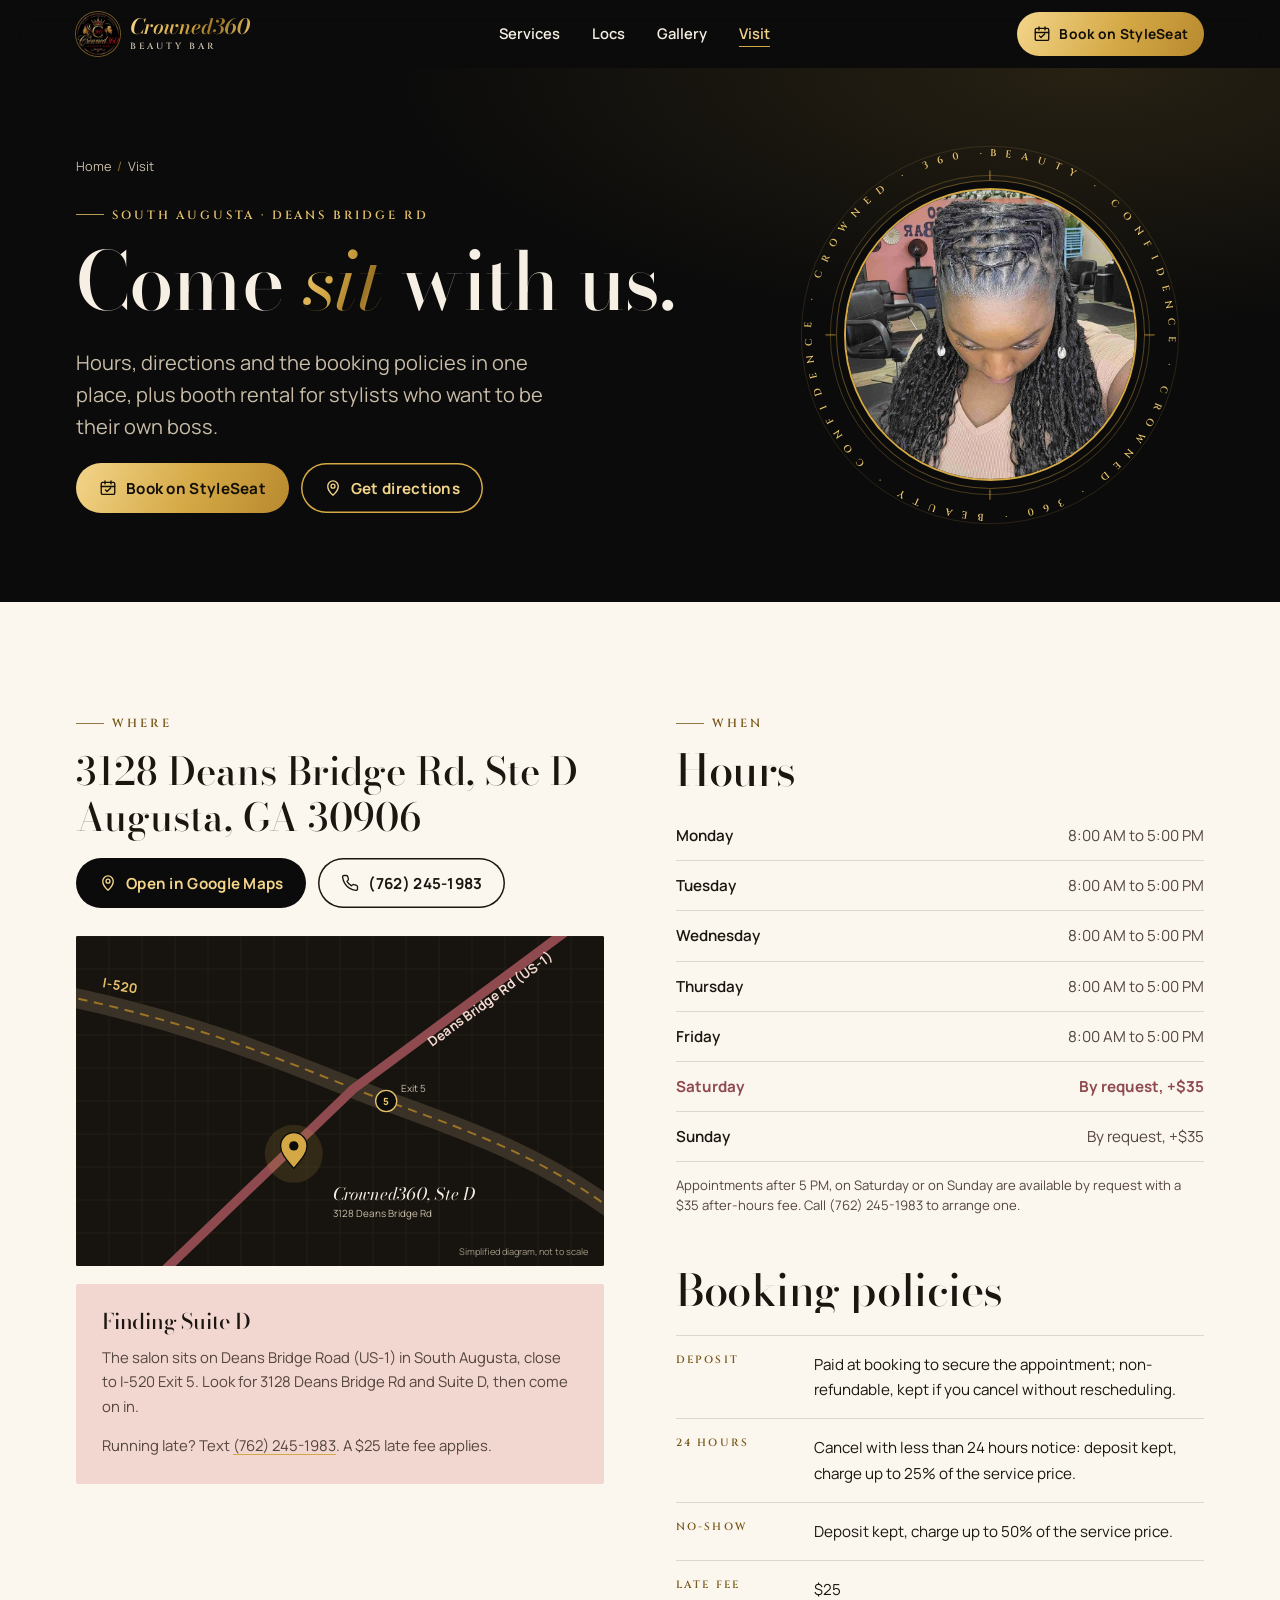
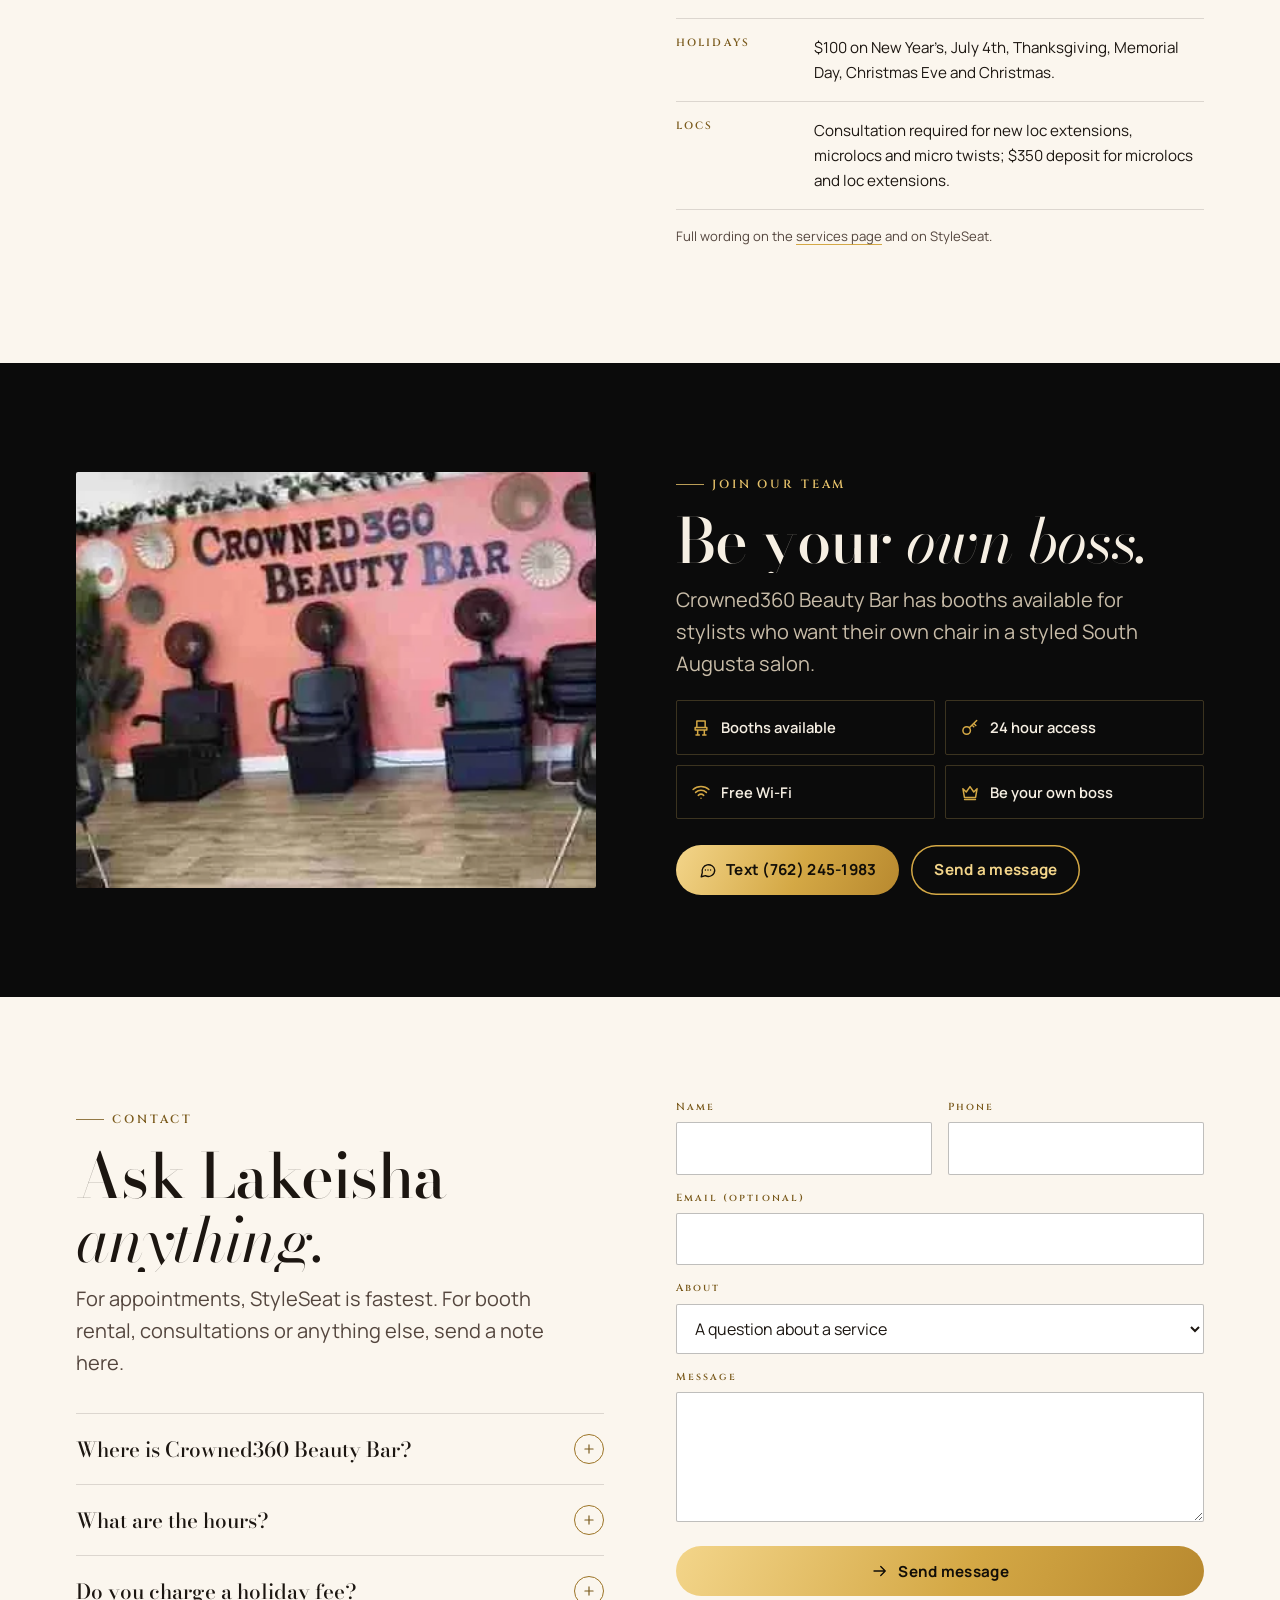
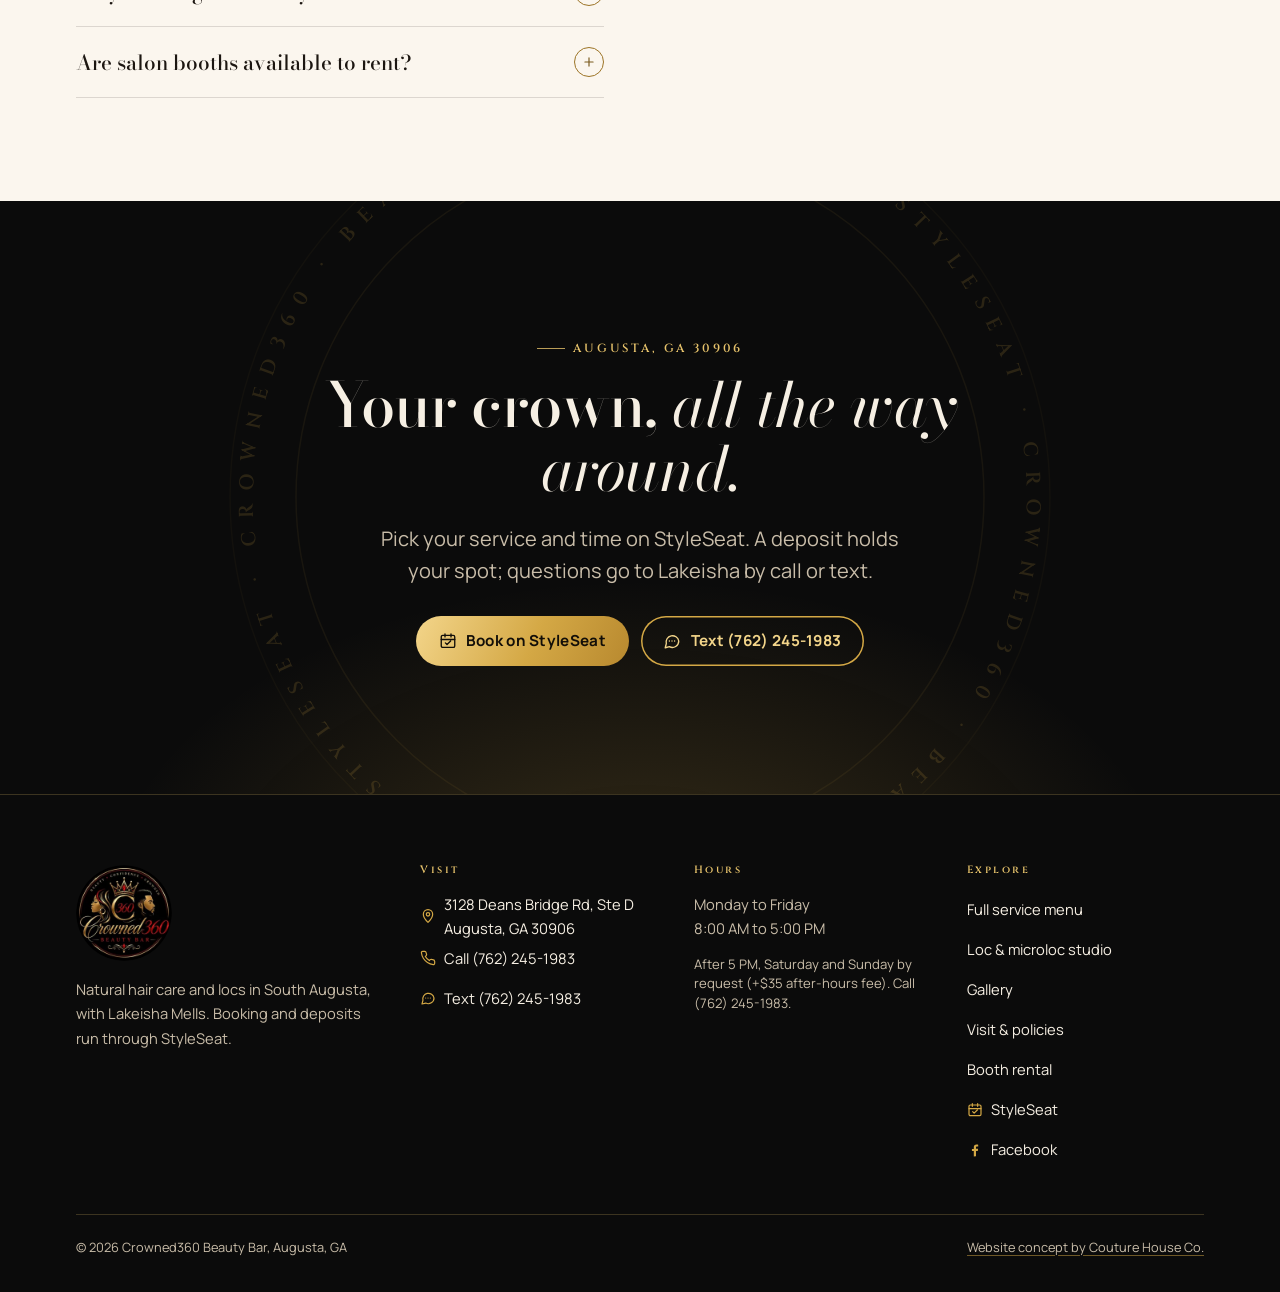
<file: visit.html>
<!doctype html>
<html lang="en">
<head>
<meta charset="utf-8">
<meta name="viewport" content="width=device-width, initial-scale=1, viewport-fit=cover">
<title>Visit, Hours &amp; Policies | Crowned360 Beauty Bar, Augusta</title>
<meta name="description" content="Find Crowned360 Beauty Bar at 3128 Deans Bridge Rd, Ste D, Augusta, GA 30906. Hours Mon to Fri 8 to 5, booking policies, booth rental and contact.">
<link rel="canonical" href="https://crowned360-beauty-bar.netlify.app/visit.html">
<meta name="theme-color" content="#0B0B0B">
<meta name="color-scheme" content="dark light">
<meta property="og:type" content="website">
<meta property="og:site_name" content="Crowned360 Beauty Bar">
<meta property="og:title" content="Visit, Hours &amp; Policies | Crowned360 Beauty Bar, Augusta">
<meta property="og:description" content="Find Crowned360 Beauty Bar at 3128 Deans Bridge Rd, Ste D, Augusta, GA 30906. Hours Mon to Fri 8 to 5, booking policies, booth rental and contact.">
<meta property="og:url" content="https://crowned360-beauty-bar.netlify.app/visit.html">
<meta property="og:image" content="https://crowned360-beauty-bar.netlify.app/assets/img/share-2.jpg">
<meta property="og:image:width" content="1200">
<meta property="og:image:height" content="630">
<meta property="og:image:alt" content="Crowned360 Beauty Bar, Augusta GA: Care for the whole crown. 4.9 from 403 StyleSeat reviews, loc and microloc work, BusinessRate Top 3 badge.">
<meta property="og:locale" content="en_US">
<meta name="twitter:card" content="summary_large_image">
<meta name="twitter:title" content="Visit, Hours &amp; Policies | Crowned360 Beauty Bar, Augusta">
<meta name="twitter:description" content="Find Crowned360 Beauty Bar at 3128 Deans Bridge Rd, Ste D, Augusta, GA 30906. Hours Mon to Fri 8 to 5, booking policies, booth rental and contact.">
<meta name="twitter:image:alt" content="Crowned360 Beauty Bar, Augusta GA: Care for the whole crown. 4.9 from 403 StyleSeat reviews, loc and microloc work, BusinessRate Top 3 badge.">
<meta name="twitter:image" content="https://crowned360-beauty-bar.netlify.app/assets/img/share-2.jpg">
<link rel="icon" href="assets/img/favicon.svg" type="image/svg+xml">
<link rel="icon" href="assets/img/favicon-32.png" sizes="32x32" type="image/png">
<link rel="apple-touch-icon" href="assets/img/apple-touch-icon.png">
<link rel="manifest" href="site.webmanifest">
<link rel="preload" href="assets/fonts/bodoni-moda-latin-opsz-normal.woff2" as="font" type="font/woff2" crossorigin>
<link rel="preload" href="assets/fonts/manrope-latin-wght-normal.woff2" as="font" type="font/woff2" crossorigin>
<link rel="stylesheet" href="assets/css/fonts.css?v=20261012a">
<link rel="stylesheet" href="assets/css/site.css?v=20261012a">
<script>document.documentElement.classList.add('js')</script>
<script src="assets/js/site.js?v=20261012a" defer></script>
<script type="application/ld+json">{"@context":"https://schema.org","@graph":[{"@type":"HairSalon","@id":"https://crowned360-beauty-bar.netlify.app/#salon","name":"Crowned360 Beauty Bar","url":"https://crowned360-beauty-bar.netlify.app/","logo":"https://crowned360-beauty-bar.netlify.app/assets/img/crowned360-logo.png","image":["https://crowned360-beauty-bar.netlify.app/assets/img/share-2.jpg","https://crowned360-beauty-bar.netlify.app/assets/img/loc-twist-ponytail-ring-light.webp"],"description":"Natural hair care and loc studio in South Augusta, GA: locs and microlocs, retwists, silk press, color, cuts and scalp treatments. Book on StyleSeat.","telephone":"+1-762-245-1983","address":{"@type":"PostalAddress","streetAddress":"3128 Deans Bridge Rd, Ste D","addressLocality":"Augusta","addressRegion":"GA","postalCode":"30906","addressCountry":"US"},"openingHoursSpecification":[{"@type":"OpeningHoursSpecification","dayOfWeek":["Monday","Tuesday","Wednesday","Thursday","Friday"],"opens":"08:00","closes":"17:00"}],"priceRange":"$8 to $2,400","currenciesAccepted":"USD","areaServed":[{"@type":"City","name":"Augusta, GA"},{"@type":"Place","name":"South Augusta"},{"@type":"AdministrativeArea","name":"Augusta-Richmond County, GA"}],"sameAs":["https://www.facebook.com/Crowned360/","https://www.styleseat.com/m/v/crowned360"],"employee":{"@type":"Person","name":"Lakeisha Mells","jobTitle":"Stylist, natural hair care and locs"},"potentialAction":{"@type":"ReserveAction","target":{"@type":"EntryPoint","urlTemplate":"https://www.styleseat.com/m/v/crowned360","actionPlatform":["http://schema.org/DesktopWebPlatform","http://schema.org/MobileWebPlatform"]},"result":{"@type":"Reservation","name":"Salon appointment"}}},{"@type":"BreadcrumbList","itemListElement":[{"@type":"ListItem","position":1,"name":"Home","item":"https://crowned360-beauty-bar.netlify.app/"},{"@type":"ListItem","position":2,"name":"Visit","item":"https://crowned360-beauty-bar.netlify.app/visit.html"}]},{"@type":"FAQPage","mainEntity":[{"@type":"Question","name":"Where is Crowned360 Beauty Bar?","acceptedAnswer":{"@type":"Answer","text":"3128 Deans Bridge Rd, Ste D, Augusta, GA 30906, on Deans Bridge Road (US-1) in South Augusta, close to I-520 Exit 5."}},{"@type":"Question","name":"What are the hours?","acceptedAnswer":{"@type":"Answer","text":"Monday to Friday, 8 AM to 5 PM. After 5 PM, Saturday and Sunday by request with a $35 after-hours fee; call (762) 245-1983."}},{"@type":"Question","name":"Do you charge a holiday fee?","acceptedAnswer":{"@type":"Answer","text":"Yes, $100 on New Year’s, July 4th, Thanksgiving, Memorial Day, Christmas Eve and Christmas."}},{"@type":"Question","name":"Are salon booths available to rent?","acceptedAnswer":{"@type":"Answer","text":"Crowned360 has advertised booths for rent with free Wi-Fi and 24 hour access. Text or call (762) 245-1983, or use the form on this page."}}]}]}</script>
</head>
<body>
<a class="skip" href="#main">Skip to content</a>
<header class="site-header">
  <div class="wrap">
    <a class="brand" href="./" aria-label="Crowned360 Beauty Bar, home">
      <img src="assets/img/crowned360-logo-240.webp" width="240" height="240" alt="" decoding="async">
      <span class="brand-word"><b>Crowned360</b><small>BEAUTY BAR</small></span>
    </a>
    <nav class="nav" aria-label="Main"><ul><li><a href="services.html">Services</a></li><li><a href="locs.html">Locs</a></li><li><a href="gallery.html">Gallery</a></li><li><a href="visit.html" aria-current="page">Visit</a></li></ul></nav>
    <a class="btn btn--sm hdr-cta" href="https://www.styleseat.com/m/v/crowned360"><svg viewBox="0 0 24 24" fill="none" stroke="currentColor" stroke-width="1.8" stroke-linecap="round" stroke-linejoin="round" aria-hidden="true"><rect x="3" y="4.5" width="18" height="16" rx="2"/><path d="M16 2.5v4M8 2.5v4M3 10h18M8.5 14.5l2.2 2.2 4.8-4.7"/></svg>Book on StyleSeat</a>
    <button class="menu-btn" type="button" aria-expanded="false" aria-controls="mobile-menu"><svg class="burger" viewBox="0 0 24 24" fill="none" stroke="currentColor" stroke-width="1.8" stroke-linecap="round" aria-hidden="true"><path d="M4 7h16M4 12h16M4 17h10"/></svg><svg class="x" viewBox="0 0 24 24" fill="none" stroke="currentColor" stroke-width="1.8" stroke-linecap="round" aria-hidden="true"><path d="M6 6l12 12M18 6L6 18"/></svg><span class="lbl">Menu</span></button>
  </div>
</header>
<div class="mobile-menu" id="mobile-menu">
  <a class="m-link" href="./">Home<span>Start here</span></a>
  <a class="m-link" href="services.html">Services<span>Full menu</span></a><a class="m-link" href="locs.html">Locs<span>Loc & microloc studio</span></a><a class="m-link" href="gallery.html">Gallery<span>Her work</span></a><a class="m-link" href="visit.html">Visit<span>Hours & location</span></a>
  <a class="btn" href="https://www.styleseat.com/m/v/crowned360"><svg viewBox="0 0 24 24" fill="none" stroke="currentColor" stroke-width="1.8" stroke-linecap="round" stroke-linejoin="round" aria-hidden="true"><rect x="3" y="4.5" width="18" height="16" rx="2"/><path d="M16 2.5v4M8 2.5v4M3 10h18M8.5 14.5l2.2 2.2 4.8-4.7"/></svg>Book on StyleSeat</a>
  <p class="m-meta">3128 Deans Bridge Rd, Ste D, Augusta, GA 30906<br>Mon to Fri, 8 AM to 5 PM<br><a href="tel:+17622451983">(762) 245-1983</a></p>
</div>

<main id="main">
<section class="page-hero" aria-labelledby="h1">
  <div class="wrap">
    <div>
      <nav class="crumbs" aria-label="Breadcrumb"><ol><li><a href="./">Home</a></li><li aria-current="page">Visit</li></ol></nav>
      <p class="eyebrow">South Augusta &middot; Deans Bridge Rd</p>
      <h1 id="h1" class="reveal">Come <em class="foil-text">sit</em> with us.</h1>
      <p class="lede reveal d1">Hours, directions and the booking policies in one place, plus booth rental for stylists who want to be their own boss.</p>
      <div class="btn-row reveal d2"><a class="btn" href="https://www.styleseat.com/m/v/crowned360"><svg viewBox="0 0 24 24" fill="none" stroke="currentColor" stroke-width="1.8" stroke-linecap="round" stroke-linejoin="round" aria-hidden="true"><rect x="3" y="4.5" width="18" height="16" rx="2"/><path d="M16 2.5v4M8 2.5v4M3 10h18M8.5 14.5l2.2 2.2 4.8-4.7"/></svg>Book on StyleSeat</a><a class="btn btn--ghost" href="https://www.google.com/maps/search/?api=1&query=Crowned360+Beauty+Bar+3128+Deans+Bridge+Rd+Ste+D+Augusta+GA+30906"><svg viewBox="0 0 24 24" fill="none" stroke="currentColor" stroke-width="1.8" stroke-linecap="round" stroke-linejoin="round" aria-hidden="true"><path d="M12 21.5s-7-6.2-7-12a7 7 0 1 1 14 0c0 5.8-7 12-7 12z"/><circle cx="12" cy="9.5" r="2.6"/></svg>Get directions</a></div>
    </div>
    <div class="mini-ring"><svg class="ring-text" viewBox="0 0 600 600" aria-hidden="true" focusable="false"><defs><path id="rp282" d="M300,18 a282,282 0 1,1 -0.01,0"/></defs><circle cx="300" cy="300" r="252" fill="none" stroke="#D4A845" stroke-opacity=".45" stroke-width="1"/><circle cx="300" cy="300" r="298" fill="none" stroke="#D4A845" stroke-opacity=".25" stroke-width="1"/><g stroke="#D4A845" stroke-width="1.4" opacity=".9"><line x1="300" y1="40" x2="300" y2="56" transform="rotate(0 300 300)"/><line x1="300" y1="40" x2="300" y2="56" transform="rotate(90 300 300)"/><line x1="300" y1="40" x2="300" y2="56" transform="rotate(180 300 300)"/><line x1="300" y1="40" x2="300" y2="56" transform="rotate(270 300 300)"/></g><g class="ring-rot" data-ring="0.12"><text><textPath href="#rp282" textLength="1763" lengthAdjust="spacing">BEAUTY · CONFIDENCE · CROWNED · 360 · BEAUTY · CONFIDENCE · CROWNED · 360 · </textPath></text></g></svg><div class="disc"><img src="assets/img/boho-locs-in-the-salon.webp" srcset="assets/img/boho-locs-in-the-salon-800.webp 800w, assets/img/boho-locs-in-the-salon.webp 1080w" sizes="(min-width: 1000px) 28vw, 60vw" width="1080" height="1080" alt="Client with boho locs in front of the pink Crowned360 Beauty Bar wall" fetchpriority="high" decoding="async" style="object-position:50% 30%"></div></div>
  </div>
</section>

<section class="section light" aria-labelledby="where-h">
  <div class="wrap visit-grid">
    <div>
      <p class="eyebrow">Where</p>
      <h2 id="where-h" class="sr-only">Address and directions</h2>
      <address class="addr">3128 Deans Bridge Rd, Ste D<br>Augusta, GA 30906</address>
      <div class="btn-row" style="margin-bottom:28px"><a class="btn btn--dark" href="https://www.google.com/maps/search/?api=1&query=Crowned360+Beauty+Bar+3128+Deans+Bridge+Rd+Ste+D+Augusta+GA+30906"><svg viewBox="0 0 24 24" fill="none" stroke="currentColor" stroke-width="1.8" stroke-linecap="round" stroke-linejoin="round" aria-hidden="true"><path d="M12 21.5s-7-6.2-7-12a7 7 0 1 1 14 0c0 5.8-7 12-7 12z"/><circle cx="12" cy="9.5" r="2.6"/></svg>Open in Google Maps</a><a class="btn btn--ghost" href="tel:+17622451983"><svg viewBox="0 0 24 24" fill="none" stroke="currentColor" stroke-width="1.8" stroke-linecap="round" stroke-linejoin="round" aria-hidden="true"><path d="M22 16.9v3a2 2 0 0 1-2.2 2 19.8 19.8 0 0 1-8.6-3.1 19.5 19.5 0 0 1-6-6A19.8 19.8 0 0 1 2.1 4.2 2 2 0 0 1 4.1 2h3a2 2 0 0 1 2 1.7c.1.9.4 1.8.7 2.7a2 2 0 0 1-.5 2.1L8 9.8a16 16 0 0 0 6 6l1.3-1.3a2 2 0 0 1 2.1-.4c.9.3 1.8.6 2.7.7a2 2 0 0 1 1.7 2z"/></svg>(762) 245-1983</a></div>
      <div class="mapart"><svg viewBox="0 0 800 500" role="img" aria-label="Simplified map: the salon on Deans Bridge Road (US-1) just off I-520 Exit 5, South Augusta">
<rect width="800" height="500" fill="#17140F"/>
<g stroke="#2a241b" stroke-width="1"><path d="M0,0V500"/><path d="M50,0V500"/><path d="M100,0V500"/><path d="M150,0V500"/><path d="M200,0V500"/><path d="M250,0V500"/><path d="M300,0V500"/><path d="M350,0V500"/><path d="M400,0V500"/><path d="M450,0V500"/><path d="M500,0V500"/><path d="M550,0V500"/><path d="M600,0V500"/><path d="M650,0V500"/><path d="M700,0V500"/><path d="M750,0V500"/><path d="M0,0H800"/><path d="M0,50H800"/><path d="M0,100H800"/><path d="M0,150H800"/><path d="M0,200H800"/><path d="M0,250H800"/><path d="M0,300H800"/><path d="M0,350H800"/><path d="M0,400H800"/><path d="M0,450H800"/></g>
<path d="M-20,90 C220,140 360,210 470,250 S700,330 820,420" fill="none" stroke="#3a3226" stroke-width="30" stroke-linecap="round"/>
<path d="M-20,90 C220,140 360,210 470,250 S700,330 820,420" fill="none" stroke="#9C7426" stroke-width="3" stroke-dasharray="14 10"/>
<path d="M120,520 L420,232 L760,-20" fill="none" stroke="#8E4A4F" stroke-width="14" stroke-linecap="round"/>
<text x="540" y="168" fill="#F2D6D0" font-family="Manrope, sans-serif" font-size="20" font-weight="700" transform="rotate(-36 540 168)">Deans Bridge Rd (US-1)</text>
<text x="40" y="78" fill="#E6C26B" font-family="Manrope, sans-serif" font-size="20" font-weight="700" transform="rotate(10 40 78)">I-520</text>
<g transform="translate(470 250)"><circle r="16" fill="#0B0B0B" stroke="#E6C26B" stroke-width="2"/><text x="0" y="6" text-anchor="middle" fill="#E6C26B" font-family="Manrope, sans-serif" font-size="15" font-weight="800">5</text></g>
<text x="492" y="236" fill="#C9BDA9" font-family="Manrope, sans-serif" font-size="15">Exit 5</text>
<g transform="translate(330 330)"><circle r="44" fill="rgba(212,168,69,.14)"/><path d="M0,22 C-14,6 -20,-2 -20,-12 a20,20 0 1 1 40,0 c0,10 -6,18 -20,34z" fill="#D4A845" stroke="#0B0B0B" stroke-width="2"/><circle cy="-12" r="7" fill="#0B0B0B"/></g>
<text x="390" y="400" fill="#F6EFE3" font-family="Bodoni Moda, Georgia, serif" font-size="26" font-style="italic">Crowned360, Ste D</text>
<text x="390" y="426" fill="#C9BDA9" font-family="Manrope, sans-serif" font-size="15">3128 Deans Bridge Rd</text>
<text x="776" y="484" text-anchor="end" fill="#a39886" font-family="Manrope, sans-serif" font-size="14">Simplified diagram, not to scale</text>
</svg></div>
      <div class="dir-card"><h3>Finding Suite D</h3><p>The salon sits on Deans Bridge Road (US-1) in South Augusta, close to I-520 Exit 5. Look for 3128 Deans Bridge Rd and Suite D, then come on in.</p><p style="margin:0">Running late? Text <a href="sms:+17622451983">(762) 245-1983</a>. A $25 late fee applies.</p></div>
    </div>
    <div>
      <p class="eyebrow">When</p>
      <h2 class="sheen" style="font-size:clamp(1.8rem,1.3rem + 1.8vw,2.8rem);margin-bottom:.4em">Hours</h2>
      <table class="hours"><caption class="sr-only">Opening hours</caption><tbody><tr data-day="1"><th scope="row">Monday</th><td>8:00 AM to 5:00 PM</td></tr><tr data-day="2"><th scope="row">Tuesday</th><td>8:00 AM to 5:00 PM</td></tr><tr data-day="3"><th scope="row">Wednesday</th><td>8:00 AM to 5:00 PM</td></tr><tr data-day="4"><th scope="row">Thursday</th><td>8:00 AM to 5:00 PM</td></tr><tr data-day="5"><th scope="row">Friday</th><td>8:00 AM to 5:00 PM</td></tr><tr data-day="6"><th scope="row">Saturday</th><td>By request, +$35</td></tr><tr data-day="0"><th scope="row">Sunday</th><td>By request, +$35</td></tr></tbody></table>
      <p class="note">Appointments after 5 PM, on Saturday or on Sunday are available by request with a $35 after-hours fee. Call (762) 245-1983 to arrange one.</p>
      <h2 class="sheen" style="font-size:clamp(1.8rem,1.3rem + 1.8vw,2.8rem);margin:1.2em 0 .5em">Booking policies</h2>
      <dl class="facts">
        <div><dt>Deposit</dt><dd>Paid at booking to secure the appointment; non-refundable, kept if you cancel without rescheduling.</dd></div>
        <div><dt>24 hours</dt><dd>Cancel with less than 24 hours notice: deposit kept, charge up to 25% of the service price.</dd></div>
        <div><dt>No-show</dt><dd>Deposit kept, charge up to 50% of the service price.</dd></div>
        <div><dt>Late fee</dt><dd>$25</dd></div>
        <div><dt>Holidays</dt><dd>$100 on New Year’s, July 4th, Thanksgiving, Memorial Day, Christmas Eve and Christmas.</dd></div>
        <div><dt>Locs</dt><dd>Consultation required for new loc extensions, microlocs and micro twists; $350 deposit for microlocs and loc extensions.</dd></div>
      </dl>
      <p class="note" style="margin-top:12px">Full wording on the <a href="services.html#policies">services page</a> and on StyleSeat.</p>
    </div>
  </div>
</section>

<section class="section" id="join" aria-labelledby="join-h">
  <div class="wrap team">
    <div class="reveal">
      <div class="frame" style="aspect-ratio:5/4"><img src="assets/img/salon-wall-crowned360-sign.webp" width="375" height="313" alt="Inside Crowned360 Beauty Bar: the pink feature wall with the gold-trimmed sign and hooded dryers" loading="lazy" decoding="async"></div>
    </div>
    <div>
      <p class="eyebrow">Join our team</p>
      <h2 id="join-h" class="sheen">Be your <em>own boss.</em></h2>
      <p class="lede">Crowned360 Beauty Bar has booths available for stylists who want their own chair in a styled South Augusta salon.</p>
      <ul>
        <li><svg viewBox="0 0 24 24" fill="none" stroke="currentColor" stroke-width="1.8" stroke-linecap="round" stroke-linejoin="round" aria-hidden="true"><path d="M7 3.5h10v8H7zM5 11.5h14v3H5zM8 14.5v6M16 14.5v6M6 20.5h4M14 20.5h4"/></svg>Booths available</li>
        <li><svg viewBox="0 0 24 24" fill="none" stroke="currentColor" stroke-width="1.8" stroke-linecap="round" stroke-linejoin="round" aria-hidden="true"><circle cx="8" cy="15" r="4.5"/><path d="M11.2 11.8L20 3M16.5 6.5l2.5 2.5M14.5 8.5l2 2"/></svg>24 hour access</li>
        <li><svg viewBox="0 0 24 24" fill="none" stroke="currentColor" stroke-width="1.8" stroke-linecap="round" stroke-linejoin="round" aria-hidden="true"><path d="M2.5 9a14 14 0 0 1 19 0M5.5 12.5a9.5 9.5 0 0 1 13 0M8.7 16a5 5 0 0 1 6.6 0M12 19.5h.01"/></svg>Free Wi-Fi</li>
        <li><svg viewBox="0 0 24 24" fill="none" stroke="currentColor" stroke-width="1.8" stroke-linecap="round" stroke-linejoin="round" aria-hidden="true"><path d="M3.5 8l4 4 4.5-6.5L16.5 12l4-4-1.8 10.5H5.3z"/><path d="M5.5 21h13"/></svg>Be your own boss</li>
      </ul>
      <div class="btn-row"><a class="btn" href="sms:+17622451983"><svg viewBox="0 0 24 24" fill="none" stroke="currentColor" stroke-width="1.8" stroke-linecap="round" stroke-linejoin="round" aria-hidden="true"><path d="M21 12a8.5 8.5 0 0 1-12.4 7.6L3 21l1.4-5.4A8.5 8.5 0 1 1 21 12z"/><path d="M8.5 12h.01M12 12h.01M15.5 12h.01"/></svg>Text (762) 245-1983</a><a class="btn btn--ghost" href="#contact">Send a message</a></div>
    </div>
  </div>
</section>

<section class="section light" id="contact" aria-labelledby="c-h">
  <div class="wrap visit-grid">
    <div>
      <p class="eyebrow">Contact</p>
      <h2 id="c-h" class="sheen">Ask Lakeisha <em>anything.</em></h2>
      <p class="lede">For appointments, StyleSeat is fastest. For booth rental, consultations or anything else, send a note here.</p>
      <div style="margin-top:34px"><div class="faq"><details><summary>Where is Crowned360 Beauty Bar?<span class="pm"><svg viewBox="0 0 24 24" fill="none" stroke="currentColor" stroke-width="2" stroke-linecap="round" aria-hidden="true"><path d="M12 5v14M5 12h14"/></svg></span></summary><p>3128 Deans Bridge Rd, Ste D, Augusta, GA 30906, on Deans Bridge Road (US-1) in South Augusta, close to I-520 Exit 5.</p></details><details><summary>What are the hours?<span class="pm"><svg viewBox="0 0 24 24" fill="none" stroke="currentColor" stroke-width="2" stroke-linecap="round" aria-hidden="true"><path d="M12 5v14M5 12h14"/></svg></span></summary><p>Monday to Friday, 8 AM to 5 PM. After 5 PM, Saturday and Sunday by request with a $35 after-hours fee; call (762) 245-1983.</p></details><details><summary>Do you charge a holiday fee?<span class="pm"><svg viewBox="0 0 24 24" fill="none" stroke="currentColor" stroke-width="2" stroke-linecap="round" aria-hidden="true"><path d="M12 5v14M5 12h14"/></svg></span></summary><p>Yes, $100 on New Year’s, July 4th, Thanksgiving, Memorial Day, Christmas Eve and Christmas.</p></details><details><summary>Are salon booths available to rent?<span class="pm"><svg viewBox="0 0 24 24" fill="none" stroke="currentColor" stroke-width="2" stroke-linecap="round" aria-hidden="true"><path d="M12 5v14M5 12h14"/></svg></span></summary><p>Crowned360 has advertised booths for rent with free Wi-Fi and 24 hour access. Text or call (762) 245-1983, or use the form on this page.</p></details></div></div>
    </div>
    <div>
      <form class="form" name="contact" method="POST" data-netlify="true" netlify-honeypot="company" action="visit.html#contact">
        <input type="hidden" name="form-name" value="contact">
        <p class="hp"><label>Leave this empty <input name="company" tabindex="-1" autocomplete="off"></label></p>
        <div class="row">
          <div class="field"><label for="f-name">Name</label><input id="f-name" name="name" type="text" autocomplete="name" required aria-describedby="e-name"><p class="err" id="e-name">Please add your name.</p></div>
          <div class="field"><label for="f-phone">Phone</label><input id="f-phone" name="phone" type="tel" autocomplete="tel" inputmode="tel" required aria-describedby="e-phone"><p class="err" id="e-phone">Please add a 10-digit phone number.</p></div>
        </div>
        <div class="field"><label for="f-email">Email (optional)</label><input id="f-email" name="email" type="email" autocomplete="email"></div>
        <div class="field"><label for="f-topic">About</label>
          <select id="f-topic" name="topic"><option>A question about a service</option><option>Microloc or loc extension consultation</option><option>Booth rental</option><option>After-hours or weekend appointment</option><option>Something else</option></select></div>
        <div class="field"><label for="f-msg">Message</label><textarea id="f-msg" name="message" required aria-describedby="e-msg"></textarea><p class="err" id="e-msg">Please write a short message.</p></div>
        <button class="btn" type="submit"><svg viewBox="0 0 24 24" fill="none" stroke="currentColor" stroke-width="1.8" stroke-linecap="round" stroke-linejoin="round" aria-hidden="true"><path d="M4 12h15M13 6l6 6-6 6"/></svg>Send message</button>
        <p class="note" id="form-error" hidden tabindex="-1">The message did not go through. Please text (762) 245-1983 instead.</p>
      </form>
      <div class="form-success" id="form-success" tabindex="-1" role="status"><h3>Message sent.</h3><p style="margin:0">Thank you, your message is on its way to Crowned360 Beauty Bar. To book right away, use <a href="https://www.styleseat.com/m/v/crowned360">StyleSeat</a>.</p></div>
    </div>
  </div>
</section>
<section class="cta-band" aria-labelledby="cta-h">
  <svg class="ring-deco" viewBox="0 0 600 600" aria-hidden="true" focusable="false"><defs><path id="rp270" d="M300,30 a270,270 0 1,1 -0.01,0"/></defs><circle cx="300" cy="300" r="240" fill="none" stroke="#D4A845" stroke-opacity=".45" stroke-width="1"/><circle cx="300" cy="300" r="286" fill="none" stroke="#D4A845" stroke-opacity=".25" stroke-width="1"/><g class="ring-rot" data-ring="-0.05"><text><textPath href="#rp270" textLength="1688" lengthAdjust="spacing">BOOK · ON · STYLESEAT · CROWNED360 · BEAUTY · BAR · BOOK · ON · STYLESEAT · CROWNED360 · BEAUTY · BAR · </textPath></text></g></svg>
  <div class="wrap inner">
    <p class="eyebrow" style="justify-content:center">Augusta, GA 30906</p>
    <h2 id="cta-h" class="reveal">Your crown, <em>all the way around.</em></h2>
    <p class="lede reveal d1">Pick your service and time on StyleSeat. A deposit holds your spot; questions go to Lakeisha by call or text.</p>
    <div class="btn-row reveal d2"><a class="btn" href="https://www.styleseat.com/m/v/crowned360"><svg viewBox="0 0 24 24" fill="none" stroke="currentColor" stroke-width="1.8" stroke-linecap="round" stroke-linejoin="round" aria-hidden="true"><rect x="3" y="4.5" width="18" height="16" rx="2"/><path d="M16 2.5v4M8 2.5v4M3 10h18M8.5 14.5l2.2 2.2 4.8-4.7"/></svg>Book on StyleSeat</a><a class="btn btn--ghost" href="sms:+17622451983"><svg viewBox="0 0 24 24" fill="none" stroke="currentColor" stroke-width="1.8" stroke-linecap="round" stroke-linejoin="round" aria-hidden="true"><path d="M21 12a8.5 8.5 0 0 1-12.4 7.6L3 21l1.4-5.4A8.5 8.5 0 1 1 21 12z"/><path d="M8.5 12h.01M12 12h.01M15.5 12h.01"/></svg>Text (762) 245-1983</a></div>
  </div>
</section>
</main>
<footer class="site-footer">
  <div class="wrap">
    <div class="foot-grid">
      <div class="foot-brand">
        <img src="assets/img/crowned360-logo-240.webp" width="240" height="240" alt="Crowned360 Beauty Bar logo: gold crown and script on black" loading="lazy" decoding="async">
        <p>Natural hair care and locs in South Augusta, with Lakeisha Mells. Booking and deposits run through StyleSeat.</p>
      </div>
      <div>
        <h2>Visit</h2>
        <address><a href="https://www.google.com/maps/search/?api=1&query=Crowned360+Beauty+Bar+3128+Deans+Bridge+Rd+Ste+D+Augusta+GA+30906"><svg viewBox="0 0 24 24" fill="none" stroke="currentColor" stroke-width="1.8" stroke-linecap="round" stroke-linejoin="round" aria-hidden="true"><path d="M12 21.5s-7-6.2-7-12a7 7 0 1 1 14 0c0 5.8-7 12-7 12z"/><circle cx="12" cy="9.5" r="2.6"/></svg>3128 Deans Bridge Rd, Ste D<br>Augusta, GA 30906</a></address>
        <ul><li><a href="tel:+17622451983"><svg viewBox="0 0 24 24" fill="none" stroke="currentColor" stroke-width="1.8" stroke-linecap="round" stroke-linejoin="round" aria-hidden="true"><path d="M22 16.9v3a2 2 0 0 1-2.2 2 19.8 19.8 0 0 1-8.6-3.1 19.5 19.5 0 0 1-6-6A19.8 19.8 0 0 1 2.1 4.2 2 2 0 0 1 4.1 2h3a2 2 0 0 1 2 1.7c.1.9.4 1.8.7 2.7a2 2 0 0 1-.5 2.1L8 9.8a16 16 0 0 0 6 6l1.3-1.3a2 2 0 0 1 2.1-.4c.9.3 1.8.6 2.7.7a2 2 0 0 1 1.7 2z"/></svg>Call (762) 245-1983</a></li><li><a href="sms:+17622451983"><svg viewBox="0 0 24 24" fill="none" stroke="currentColor" stroke-width="1.8" stroke-linecap="round" stroke-linejoin="round" aria-hidden="true"><path d="M21 12a8.5 8.5 0 0 1-12.4 7.6L3 21l1.4-5.4A8.5 8.5 0 1 1 21 12z"/><path d="M8.5 12h.01M12 12h.01M15.5 12h.01"/></svg>Text (762) 245-1983</a></li></ul>
      </div>
      <div>
        <h2>Hours</h2>
        <p>Monday to Friday<br>8:00 AM to 5:00 PM</p>
        <p class="note">After 5 PM, Saturday and Sunday by request (+$35 after-hours fee). Call (762) 245-1983.</p>
      </div>
      <div>
        <h2>Explore</h2>
        <ul>
          <li><a href="services.html">Full service menu</a></li>
          <li><a href="locs.html">Loc &amp; microloc studio</a></li>
          <li><a href="gallery.html">Gallery</a></li>
          <li><a href="visit.html">Visit &amp; policies</a></li>
          <li><a href="visit.html#join">Booth rental</a></li>
          <li><a href="https://www.styleseat.com/m/v/crowned360"><svg viewBox="0 0 24 24" fill="none" stroke="currentColor" stroke-width="1.8" stroke-linecap="round" stroke-linejoin="round" aria-hidden="true"><rect x="3" y="4.5" width="18" height="16" rx="2"/><path d="M16 2.5v4M8 2.5v4M3 10h18M8.5 14.5l2.2 2.2 4.8-4.7"/></svg>StyleSeat</a></li>
          <li><a href="https://www.facebook.com/Crowned360/"><svg viewBox="0 0 24 24" fill="currentColor" aria-hidden="true"><path d="M13.5 21.5v-8h2.7l.4-3.2h-3.1V8.3c0-.9.3-1.5 1.6-1.5h1.7V4c-.3 0-1.3-.1-2.5-.1-2.5 0-4.1 1.5-4.1 4.2v2.3H7.4v3.2h2.8v8z"/></svg>Facebook</a></li>
        </ul>
      </div>
    </div>
    <div class="foot-base">
      <span>&copy; <span data-year>2026</span> Crowned360 Beauty Bar, Augusta, GA</span>
      <a href="https://couturehouse.co">Website concept by Couture House Co.</a>
    </div>
  </div>
</footer>
<nav class="actionbar" aria-label="Quick actions">
  <a class="ab-book" href="https://www.styleseat.com/m/v/crowned360"><svg viewBox="0 0 24 24" fill="none" stroke="currentColor" stroke-width="1.8" stroke-linecap="round" stroke-linejoin="round" aria-hidden="true"><rect x="3" y="4.5" width="18" height="16" rx="2"/><path d="M16 2.5v4M8 2.5v4M3 10h18M8.5 14.5l2.2 2.2 4.8-4.7"/></svg>Book on StyleSeat</a>
  <a class="ab-call" href="tel:+17622451983"><svg viewBox="0 0 24 24" fill="none" stroke="currentColor" stroke-width="1.8" stroke-linecap="round" stroke-linejoin="round" aria-hidden="true"><path d="M22 16.9v3a2 2 0 0 1-2.2 2 19.8 19.8 0 0 1-8.6-3.1 19.5 19.5 0 0 1-6-6A19.8 19.8 0 0 1 2.1 4.2 2 2 0 0 1 4.1 2h3a2 2 0 0 1 2 1.7c.1.9.4 1.8.7 2.7a2 2 0 0 1-.5 2.1L8 9.8a16 16 0 0 0 6 6l1.3-1.3a2 2 0 0 1 2.1-.4c.9.3 1.8.6 2.7.7a2 2 0 0 1 1.7 2z"/></svg>Call</a>
</nav>
</body>
</html>
</file>
<file: assets/css/fonts.css>
/* Self-hosted fonts (Fontsource, SIL OFL 1.1) */
@font-face{font-family:"Bodoni Moda";font-style:normal;font-weight:400 900;font-display:swap;src:url("../fonts/bodoni-moda-latin-opsz-normal.woff2") format("woff2-variations"),url("../fonts/bodoni-moda-latin-opsz-normal.woff2") format("woff2")}
@font-face{font-family:"Bodoni Moda";font-style:italic;font-weight:400 900;font-display:swap;src:url("../fonts/bodoni-moda-latin-opsz-italic.woff2") format("woff2-variations"),url("../fonts/bodoni-moda-latin-opsz-italic.woff2") format("woff2")}
@font-face{font-family:"Cinzel";font-style:normal;font-weight:600;font-display:swap;src:url("../fonts/cinzel-latin-600-normal.woff2") format("woff2")}
@font-face{font-family:"Manrope";font-style:normal;font-weight:200 800;font-display:swap;src:url("../fonts/manrope-latin-wght-normal.woff2") format("woff2-variations"),url("../fonts/manrope-latin-wght-normal.woff2") format("woff2")}
</file>
<file: assets/css/site.css>
/* Crowned360 Beauty Bar — site.css
   Concept: "The 360 Crown" — onyx + gold foil, blush salon walls, a ring that turns with the scroll. */

:root{
  --onyx:#0B0B0B;
  --char:#17140F;
  --char-2:#211C15;
  --gold-1:#F3D58A;
  --gold-2:#D4A845;
  --gold-3:#9C7426;
  --gold-text:#E6C26B;
  --gold-ink:#7A5A1C;          /* gold for small text on light grounds (AA) */
  --foil:linear-gradient(115deg,#F3D58A 0%,#D4A845 42%,#9C7426 70%,#E6C26B 100%);
  --blush:#F2D6D0;
  --blush-2:#EAC6BF;
  --cream:#FBF6EE;
  --rose:#8E4A4F;
  --ink:#1C1611;
  --ink-soft:#54463E;
  --on-dark:#F6EFE3;
  --on-dark-soft:#C9BDA9;
  --line-dark:rgba(230,194,107,.22);
  --line-light:rgba(28,22,17,.14);
  --serif:"Bodoni Moda","Bodoni 72","Didot","Bodoni MT",Georgia,serif;
  --caps:"Cinzel","Trajan Pro",Georgia,serif;
  --sans:"Manrope",system-ui,-apple-system,"Segoe UI",Roboto,Arial,sans-serif;
  --wrap:1240px;
  --gut:clamp(16px,5vw,56px);
  --hdr:68px;
  --ease:cubic-bezier(.22,.7,.2,1);
  --bar:0px;
}

*,*::before,*::after{box-sizing:border-box}
html{-webkit-text-size-adjust:100%;text-size-adjust:100%;scroll-behavior:smooth;scroll-padding-top:calc(var(--hdr) + 16px)}
body{margin:0;background:var(--onyx);color:var(--on-dark);font:400 1rem/1.65 var(--sans);font-size:clamp(15.5px,.96rem + .15vw,17.5px);-webkit-font-smoothing:antialiased;text-rendering:optimizeLegibility}
img,svg,video{display:block;max-width:100%}
img{height:auto}
a{color:inherit;text-decoration-color:var(--gold-2);text-underline-offset:.2em}
button,input,select,textarea{font:inherit;color:inherit}
p{margin:0 0 1em}
h1,h2,h3,h4{margin:0;font-family:var(--serif);font-weight:500;line-height:1.04;letter-spacing:-.01em;font-variation-settings:"opsz" 96}
h1{font-size:clamp(2.6rem,1.4rem + 5vw,5.3rem)}
h2{font-size:clamp(2.1rem,1.3rem + 3.2vw,4rem)}
h3{font-size:clamp(1.35rem,1.1rem + .9vw,1.9rem);line-height:1.12}
em,.it{font-style:italic}
h1 em,h2 em,h3 em{font-weight:400}
.wrap{width:100%;max-width:var(--wrap);margin-inline:auto;padding-inline:var(--gut)}
.sr-only{position:absolute!important;width:1px;height:1px;padding:0;margin:-1px;overflow:hidden;clip:rect(0 0 0 0);white-space:nowrap;border:0}
.skip{position:absolute;left:12px;top:-60px;z-index:200;background:var(--gold-1);color:var(--onyx);padding:12px 18px;border-radius:4px;font-weight:700;text-decoration:none}
.skip:focus{top:12px}
:focus-visible{outline:2px solid var(--gold-1);outline-offset:3px;border-radius:2px}
:is(.light,.blush,.pillars) :focus-visible{outline-color:var(--rose)}

/* ---------- Scrollbars (brand) ---------- */
html{scrollbar-color:#D4A845 #0B0B0B;scrollbar-width:thin}
::-webkit-scrollbar{width:12px;height:12px}
::-webkit-scrollbar-track{background:#0B0B0B}
::-webkit-scrollbar-thumb{background:#D4A845;border-radius:999px;border:3px solid #0B0B0B}
::-webkit-scrollbar-thumb:hover{background:#F3D58A}
.scroller{scrollbar-color:#D4A845 transparent;scrollbar-width:thin}
.scroller::-webkit-scrollbar{height:8px;width:8px}
.scroller::-webkit-scrollbar-track{background:rgba(212,168,69,.12);border-radius:999px}
.scroller::-webkit-scrollbar-thumb{background:#D4A845;border:2px solid transparent;background-clip:padding-box;border-radius:999px}
.scroller::-webkit-scrollbar-thumb:hover{background:#F3D58A;background-clip:padding-box}
:is(.light,.blush,.pillars) .scroller{scrollbar-color:#8E4A4F rgba(142,74,79,.12)}
:is(.light,.blush,.pillars) .scroller::-webkit-scrollbar-track{background:rgba(142,74,79,.12)}
:is(.light,.blush,.pillars) .scroller::-webkit-scrollbar-thumb{background:#8E4A4F;background-clip:padding-box}

/* ---------- Type helpers ---------- */
.eyebrow{display:inline-flex;align-items:center;gap:.7em;font:600 .74rem/1.2 var(--caps);letter-spacing:.24em;text-transform:uppercase;color:var(--gold-text);margin:0 0 1.1rem}
.eyebrow::before{content:"";width:28px;height:1px;background:currentColor;opacity:.8}
:is(.light,.blush,.pillars) .eyebrow{color:var(--gold-ink)}
:is(.light,.blush,.pillars) .eyebrow.rose{color:var(--rose)}
.lede{font-size:clamp(1.05rem,.98rem + .35vw,1.25rem);line-height:1.6;color:var(--on-dark-soft);max-width:40ch}
:is(.light,.blush,.pillars) .lede{color:var(--ink-soft)}
.gold{color:var(--gold-text)}
.foil-text{background:var(--foil);-webkit-background-clip:text;background-clip:text;color:transparent}
:is(.light,.blush,.pillars) .foil-text{background:linear-gradient(115deg,#9C7426,#7A5A1C 55%,#9C7426);-webkit-background-clip:text;background-clip:text}
.note{font-size:.82rem;line-height:1.5;color:var(--on-dark-soft)}
:is(.light,.blush,.pillars) .note{color:var(--ink-soft)}

/* ---------- Buttons ---------- */
.btn{--bg:linear-gradient(115deg,#F3D58A 0%,#D4A845 55%,#B8892F 100%);display:inline-flex;align-items:center;justify-content:center;gap:.6em;min-height:50px;padding:.85em 1.5em;border-radius:999px;border:0;background:var(--bg);color:#120E08;font:700 .95rem/1 var(--sans);letter-spacing:.02em;text-decoration:none;cursor:pointer;position:relative;overflow:hidden;isolation:isolate;transition:transform .35s var(--ease),box-shadow .35s var(--ease)}
.btn svg{width:18px;height:18px;flex:none}
.btn::after{content:"";position:absolute;inset:0;background:linear-gradient(100deg,transparent 30%,rgba(255,255,255,.55) 50%,transparent 70%);transform:translateX(-120%);transition:transform .8s var(--ease);z-index:-1}
.btn:hover{transform:translateY(-2px);box-shadow:0 14px 30px -14px rgba(212,168,69,.7)}
.btn:hover::after{transform:translateX(120%)}
.btn--ghost{background:transparent;color:var(--gold-1);box-shadow:inset 0 0 0 1.5px var(--gold-2)}
.btn--ghost:hover{box-shadow:inset 0 0 0 1.5px var(--gold-1),0 14px 30px -18px rgba(212,168,69,.6)}
:is(.light,.blush,.pillars) .btn--ghost{color:var(--ink);box-shadow:inset 0 0 0 1.5px var(--ink)}
.btn--dark{background:var(--onyx);color:var(--gold-1)}
.btn--sm{min-height:44px;padding:.7em 1.15em;font-size:.86rem}
.btn-row{display:flex;flex-wrap:wrap;gap:12px;align-items:center}
.textlink{display:inline-flex;align-items:center;gap:.45em;font-weight:700;color:var(--gold-text);text-decoration:none;border-bottom:1px solid currentColor;padding-bottom:2px;min-height:32px}
.textlink svg{width:16px;height:16px;transition:transform .3s var(--ease)}
.textlink:hover svg{transform:translateX(4px)}
:is(.light,.blush,.pillars) .textlink{color:var(--rose)}

/* ---------- Header ---------- */
.site-header{position:sticky;top:0;z-index:100;height:var(--hdr);background:rgba(11,11,11,.82);-webkit-backdrop-filter:blur(14px) saturate(140%);backdrop-filter:blur(14px) saturate(140%);border-bottom:1px solid transparent;transition:border-color .3s,background .3s}
.site-header.scrolled{border-bottom-color:var(--line-dark);background:rgba(11,11,11,.94)}
.site-header .wrap{height:100%;display:flex;align-items:center;justify-content:space-between;gap:16px}
.brand{display:flex;align-items:center;gap:10px;text-decoration:none;min-height:44px}
.brand img{width:44px;height:44px;border-radius:50%;box-shadow:0 0 0 1px rgba(212,168,69,.5)}
.brand-word{display:flex;flex-direction:column;line-height:1}
.brand-word b{font:italic 600 1.32rem/1 var(--serif);letter-spacing:-.01em;background:var(--foil);-webkit-background-clip:text;background-clip:text;color:transparent;padding-right:2px}
.brand-word small{font:600 .56rem/1 var(--caps);letter-spacing:.34em;color:var(--on-dark-soft);margin-top:5px}
.nav{display:none}
.nav ul{list-style:none;margin:0;padding:0;display:flex;gap:4px}
.nav a{display:inline-flex;align-items:center;min-height:44px;padding:0 14px;text-decoration:none;font-weight:600;font-size:.92rem;color:var(--on-dark);position:relative}
.nav a::after{content:"";position:absolute;left:14px;right:14px;bottom:9px;height:1px;background:var(--gold-2);transform:scaleX(0);transform-origin:left;transition:transform .35s var(--ease)}
.nav a:hover::after,.nav a[aria-current="page"]::after{transform:scaleX(1)}
.nav a[aria-current="page"]{color:var(--gold-1)}
.hdr-cta{display:none}
.menu-btn{display:inline-flex;align-items:center;gap:8px;min-height:44px;min-width:44px;padding:0 12px;background:transparent;border:1px solid var(--line-dark);border-radius:999px;color:var(--gold-1);font:600 .72rem/1 var(--caps);letter-spacing:.2em;cursor:pointer}
.menu-btn svg{width:18px;height:18px}
.menu-btn .x{display:none}
.menu-btn[aria-expanded="true"] .x{display:block}
.menu-btn[aria-expanded="true"] .burger{display:none}
.mobile-menu{position:fixed;inset:var(--hdr) 0 0 0;z-index:99;background:var(--onyx);padding:28px var(--gut) calc(110px + env(safe-area-inset-bottom));overflow-y:auto;display:none;flex-direction:column;gap:6px}
.mobile-menu.open{display:flex}
.mobile-menu a.m-link{display:flex;justify-content:space-between;align-items:center;padding:16px 0;border-bottom:1px solid var(--line-dark);font:500 2rem/1.1 var(--serif);text-decoration:none;color:var(--on-dark)}
.mobile-menu a.m-link span{font:600 .66rem/1 var(--caps);letter-spacing:.2em;color:var(--gold-text)}
.mobile-menu .btn{margin-top:22px}
.mobile-menu .m-meta{margin-top:20px;color:var(--on-dark-soft);font-size:.92rem}
body.menu-open{overflow:hidden}
@media (min-width:1000px){
  .nav{display:block}
  .hdr-cta{display:inline-flex}
  .menu-btn{display:none}
  .mobile-menu{display:none!important}
}

/* ---------- Mobile action bar ---------- */
.actionbar{position:fixed;left:0;right:0;bottom:0;z-index:98;display:grid;grid-template-columns:1.35fr 1fr;gap:8px;padding:10px 12px calc(10px + env(safe-area-inset-bottom));background:rgba(11,11,11,.94);-webkit-backdrop-filter:blur(12px);backdrop-filter:blur(12px);border-top:1px solid var(--line-dark)}
.actionbar a{display:flex;align-items:center;justify-content:center;gap:8px;min-height:48px;border-radius:999px;font:700 .92rem/1 var(--sans);text-decoration:none}
.actionbar svg{width:18px;height:18px}
.actionbar .ab-book{background:linear-gradient(115deg,#F3D58A 0%,#D4A845 55%,#B8892F 100%);color:#120E08}
.actionbar .ab-call{box-shadow:inset 0 0 0 1.5px var(--gold-2);color:var(--gold-1)}
body{padding-bottom:calc(70px + env(safe-area-inset-bottom))}
@media (min-width:1000px){.actionbar{display:none}body{padding-bottom:0}}

/* ---------- Sections ---------- */
.section{padding-block:clamp(72px,8vw,136px);position:relative}
.light{background:var(--cream);color:var(--ink)}
.blush{background:var(--blush);color:var(--ink)}
.char{background:var(--char)}
.sec-head{max-width:760px;margin-bottom:clamp(36px,5vw,64px)}
.sec-head.center{margin-inline:auto;text-align:center}
.sec-head.center .eyebrow{justify-content:center}
.sec-head.center .lede{margin-inline:auto}
.sec-head h2{margin-bottom:.4em}

/* ---------- Hero ---------- */
.hero{position:relative;padding:28px 0 64px;background:radial-gradient(120% 70% at 75% 10%,rgba(212,168,69,.13),transparent 60%),radial-gradient(80% 60% at 0% 100%,rgba(142,74,79,.16),transparent 60%),var(--onyx)}
.hero .wrap{display:grid;gap:30px;align-items:center}
.hero-copy h1{margin-bottom:.32em}
.hero-copy h1 .line{display:block}
.hero-copy .lede{margin-bottom:1.6rem}
.hero-proof{display:flex;flex-wrap:wrap;gap:10px 22px;margin-top:26px;padding-top:22px;border-top:1px solid var(--line-dark);font-size:.9rem;color:var(--on-dark-soft)}
.hero-proof span{display:inline-flex;align-items:center;gap:8px}
.hero-proof b{color:var(--gold-1);font-weight:700}
.hero-proof svg{width:16px;height:16px;color:var(--gold-2)}
@media (min-width:1000px){
  .hero{padding:56px 0 96px}
  .hero .wrap{grid-template-columns:1.05fr .95fr;gap:56px}
  .hero-ring-col{order:2}
}

/* The crown ring (hero) */
.crown-ring{position:relative;width:min(84vw,560px);aspect-ratio:1/1;margin-inline:auto;min-height:0}
.crown-ring .ring-text{position:absolute;inset:0;width:100%;height:100%;overflow:visible}
.crown-ring .ring-text text{font:600 15.5px/1 var(--caps);letter-spacing:.32em;fill:var(--gold-text)}
.crown-ring .ring-rot{transform-origin:300px 300px;transform-box:view-box;will-change:transform}
.crown-ring .ring-ticks{position:absolute;inset:0;width:100%;height:100%}
.crown-ring .photo{position:absolute;inset:13%;border-radius:50%;overflow:hidden;box-shadow:0 0 0 2px var(--gold-2),0 0 0 9px var(--onyx),0 0 0 10px rgba(212,168,69,.45),0 40px 80px -30px rgba(0,0,0,.9)}
.crown-ring .photo img{position:absolute;inset:0;width:100%;height:100%;max-width:none;object-fit:cover;object-position:52% 45%}
.crown-ring .medal{position:absolute;width:27%;aspect-ratio:1/1;left:2%;bottom:3%;border-radius:50%;box-shadow:0 0 0 2px var(--gold-2),0 18px 40px -12px rgba(0,0,0,.9)}
.crown-ring .medal img{position:absolute;inset:0;width:100%;height:100%;border-radius:50%}
.crown-ring .stamp{position:absolute;right:0;top:6%;background:var(--onyx);border:1px solid var(--gold-2);border-radius:999px;padding:9px 14px;font:600 .62rem/1.25 var(--caps);letter-spacing:.16em;text-align:center;color:var(--gold-1)}
.crown-ring .stamp b{display:block;font:500 1.35rem/1 var(--serif);letter-spacing:0;color:var(--on-dark)}
@media (max-width:999px){.crown-ring{width:min(78vw,440px)}}

/* ---------- Proof band ---------- */
.proof{border-block:1px solid var(--line-dark);background:var(--char)}
.proof .wrap{display:grid;grid-template-columns:repeat(2,minmax(0,1fr));gap:0}
.proof-item{padding:26px 12px;text-align:center;border-right:1px solid var(--line-dark);border-bottom:1px solid var(--line-dark);display:flex;flex-direction:column;align-items:center;justify-content:center;gap:6px}
.proof-item:nth-child(2n){border-right:0}
.proof-item:nth-last-child(-n+2){border-bottom:0}
.proof-num{font:500 clamp(2.2rem,1.6rem + 2.4vw,3.4rem)/1 var(--serif);background:var(--foil);-webkit-background-clip:text;background-clip:text;color:transparent;padding:0 2px;font-variant-numeric:lining-nums}
.proof-num .plus{font:300 .62em/1 var(--sans);vertical-align:.5em;margin-left:2px}
.proof-lbl{font-size:.82rem;line-height:1.35;color:var(--on-dark-soft);max-width:20ch}
.proof-lbl b{color:var(--on-dark);font-weight:700}
.proof-item .badge{width:86px;height:86px;border-radius:50%;object-fit:cover}
.stars{display:flex;gap:2px;color:var(--gold-2)}
.stars svg{width:14px;height:14px}
@media (min-width:860px){
  .proof .wrap{grid-template-columns:repeat(4,minmax(0,1fr))}
  .proof-item{border-bottom:0;padding:34px 18px}
  .proof-item:nth-child(2n){border-right:1px solid var(--line-dark)}
  .proof-item:last-child{border-right:0}
}

/* ---------- The 360 pillars ---------- */
.pillars{background:var(--blush);color:var(--ink);position:relative}
.pillars .sec-head h2 em{color:var(--rose)}
.pillar-stage{display:none}
.pillar-list{display:grid;gap:clamp(48px,7vw,72px)}
.pillar{display:grid;gap:22px;align-items:center}
.pillar-fig{position:relative;width:min(72vw,340px,100%);aspect-ratio:1/1;min-height:0;margin-inline:auto}
.pillar-fig .disc{position:absolute;inset:0;border-radius:50%;overflow:hidden;box-shadow:0 0 0 2px var(--gold-3),0 0 0 8px var(--blush),0 0 0 9px rgba(156,116,38,.5)}
.pillar-fig .disc img{position:absolute;inset:0;width:100%;height:100%;max-width:none;object-fit:cover}
.pillar-fig .quad{position:absolute;right:0;top:0;width:74px;height:74px;background:var(--onyx);border-radius:50%;padding:10px}
.pillar-fig .quad svg{width:100%;height:100%}
.pillar-num{font:600 .7rem/1 var(--caps);letter-spacing:.26em;color:var(--rose);margin-bottom:12px;display:block}
.pillar h3{font-size:clamp(1.9rem,1.4rem + 2vw,3rem);margin-bottom:.35em}
.pillar h3 em{color:var(--rose)}
.pillar p{color:var(--ink-soft);max-width:46ch}
.price-list{list-style:none;margin:18px 0 22px;padding:0;border-top:1px solid var(--line-light)}
.price-list li{display:flex;justify-content:space-between;align-items:baseline;gap:14px;padding:10px 0;border-bottom:1px solid var(--line-light);font-size:.95rem}
.price-list li span:first-child{min-width:0}
.price-list li b{font:600 1.02rem/1 var(--serif);white-space:nowrap;color:var(--ink)}
.price-list li b small{font:500 .72rem/1 var(--sans);color:var(--ink-soft);margin-right:3px;letter-spacing:.02em}
@media (min-width:760px){
  .pillar{grid-template-columns:minmax(0,.8fr) minmax(0,1fr);gap:48px}
  .pillar:nth-child(even) .pillar-fig{order:2}
}
/* Pinned (desktop + JS) */
.pillars.is-pinned{height:440vh;padding:0}
.pillars.is-pinned .pin{position:sticky;top:var(--hdr);height:calc(100vh - var(--hdr));display:flex;flex-direction:column;justify-content:center;padding-block:28px}
.pillars.is-pinned .sec-head{margin-bottom:22px}
.pillars.is-pinned .sec-head h2{font-size:clamp(2rem,1.2rem + 2vw,3.2rem)}
.pillars.is-pinned .pillar-body{display:grid;grid-template-columns:minmax(0,1fr) minmax(0,1fr);gap:clamp(40px,5vw,90px);align-items:center}
.pillars.is-pinned .pillar-stage{display:block;position:relative;width:min(100%,62vh,560px);aspect-ratio:1/1;min-height:0;justify-self:center}
.pillars.is-pinned .pillar-list{display:block;position:relative;min-height:470px}
.pillars.is-pinned .pillar{position:absolute;inset:0;display:block;opacity:0;visibility:hidden;transform:translateY(24px);transition:opacity .6s var(--ease),transform .6s var(--ease),visibility 0s .6s}
.pillars.is-pinned .pillar.active{opacity:1;visibility:visible;transform:none;transition:opacity .7s var(--ease) .1s,transform .7s var(--ease) .1s,visibility 0s}
.pillars.is-pinned .pillar-fig{display:none}
.pillar-stage .stage-ring{position:absolute;inset:0;width:100%;height:100%;overflow:visible}
.pillar-stage .rotor{transform-origin:300px 300px;transform-box:view-box;transition:transform 1.1s var(--ease)}
.pillar-stage .arc{fill:none;stroke:rgba(156,116,38,.35);stroke-width:10;stroke-linecap:round;transition:stroke .6s}
.pillar-stage .arc.on{stroke:url(#foilStroke)}
.pillar-stage .arc-label{font:600 13px/1 var(--caps);letter-spacing:.24em;fill:var(--ink-soft);transition:fill .6s}
.pillar-stage .arc-label.on{fill:var(--rose)}
.pillar-stage .pointer{fill:var(--rose)}
.pillar-stage .discs{position:absolute;inset:16%;border-radius:50%;overflow:hidden;box-shadow:0 0 0 2px var(--gold-3),0 30px 60px -28px rgba(60,20,20,.6);background:var(--char)}
.pillar-stage .discs img{position:absolute;inset:0;width:100%;height:100%;max-width:none;object-fit:cover;opacity:0;transform:scale(1.08) rotate(-6deg);transition:opacity .8s var(--ease),transform 1.2s var(--ease)}
.pillar-stage .discs img.on{opacity:1;transform:none}
.pillar-progress{display:flex;gap:8px;margin-bottom:22px}
.pillar-progress i{width:36px;height:3px;border-radius:3px;background:rgba(142,74,79,.22);transition:background .4s}
.pillar-progress i.on{background:var(--rose)}
.pillars:not(.is-pinned) .pillar-progress{display:none}

/* ---------- Ranked list (most booked) ---------- */
.ranked{list-style:none;margin:0;padding:0;border-top:1px solid var(--line-dark)}
.ranked li{display:grid;grid-template-columns:auto minmax(0,1fr) auto;gap:10px 18px;align-items:baseline;padding:22px 0;border-bottom:1px solid var(--line-dark)}
.ranked .rk{font:italic 500 1.6rem/1 var(--serif);color:var(--gold-text);min-width:2.2ch}
.ranked h3{font-size:clamp(1.2rem,1rem + .8vw,1.65rem);margin-bottom:6px}
.ranked p{margin:0;font-size:.93rem;color:var(--on-dark-soft);max-width:60ch}
.ranked .pr{font:500 1.35rem/1 var(--serif);white-space:nowrap;text-align:right}
.ranked .pr small{display:block;font:500 .7rem/1.3 var(--sans);color:var(--on-dark-soft);margin-top:6px;letter-spacing:.03em}
.ranked .pr small.from{display:inline;margin:0 3px 0 0}
.meta-chip{display:inline-flex;align-items:center;gap:6px;margin-top:8px;font-size:.78rem;color:var(--gold-text)}
.meta-chip svg{width:13px;height:13px}
.two-col{display:grid;gap:40px}
@media (min-width:1000px){.two-col{grid-template-columns:minmax(0,.85fr) minmax(0,1.15fr);gap:72px;align-items:start}.two-col .sticky-col{position:sticky;top:calc(var(--hdr) + 40px)}}
.fineprint{margin-top:18px;font-size:.78rem;color:var(--on-dark-soft);display:flex;gap:8px;align-items:flex-start}
.fineprint svg{width:14px;height:14px;flex:none;margin-top:3px;color:var(--gold-2)}
:is(.light,.blush,.pillars) .fineprint,.blush .fineprint{color:var(--ink-soft)}
:is(.light,.blush,.pillars) .fineprint svg,.blush .fineprint svg{color:var(--gold-ink)}

/* ---------- Journey (sequence) ---------- */
.journey{display:grid;gap:0;counter-reset:step;position:relative}
.step{position:relative;padding:0 0 34px 64px}
.step::before{content:"";position:absolute;left:21px;top:46px;bottom:0;width:1px;background:linear-gradient(var(--gold-2),rgba(212,168,69,.15))}
.step:last-child::before{display:none}
.step .dot{position:absolute;left:0;top:0;width:44px;height:44px;border-radius:50%;display:grid;place-items:center;border:1px solid var(--gold-2);font:italic 500 1.15rem/1 var(--serif);color:var(--gold-1);background:var(--onyx)}
:is(.light,.blush,.pillars) .step .dot{background:var(--cream);color:var(--gold-ink);border-color:var(--gold-3)}
.step h3{font-size:1.45rem;margin:6px 0 8px}
.step p{margin:0;color:var(--on-dark-soft);font-size:.95rem;max-width:52ch}
:is(.light,.blush,.pillars) .step p{color:var(--ink-soft)}
.step .tag{display:inline-block;margin-top:10px;font:600 .64rem/1 var(--caps);letter-spacing:.2em;color:var(--gold-text);border:1px solid var(--line-dark);padding:8px 10px;border-radius:999px}
:is(.light,.blush,.pillars) .step .tag{color:var(--gold-ink);border-color:var(--line-light)}
@media (min-width:1000px){
  .journey.row{grid-template-columns:repeat(4,minmax(0,1fr));gap:28px}
  .journey.row .step{padding:70px 0 0 0}
  .journey.row .step::before{left:52px;right:-28px;top:21px;bottom:auto;width:auto;height:1px;background:linear-gradient(90deg,var(--gold-2),rgba(212,168,69,.2))}
  .journey.row .step:last-child::before{display:none}
}

/* ---------- Photo frames ---------- */
.frame{position:relative;aspect-ratio:4/5;min-height:0;overflow:hidden;border-radius:2px;background:var(--char)}
.frame.sq{aspect-ratio:1/1}
.frame.round{border-radius:50%}
.frame.arch{border-radius:999px 999px 4px 4px}
.frame img{position:absolute;inset:0;width:100%;height:100%;max-width:none;object-fit:cover}
.cap{font-size:.78rem;color:var(--on-dark-soft);margin-top:10px;letter-spacing:.02em}
:is(.light,.blush,.pillars) .cap,.blush .cap{color:var(--ink-soft)}

/* Gallery teaser + grid */
.g-grid{display:grid;grid-template-columns:repeat(2,minmax(0,1fr));gap:10px}
.g-grid .g{position:relative;margin:0}
.g-grid .g .frame{aspect-ratio:1/1}
.g-grid button.g-open{display:block;width:100%;padding:0;border:0;background:none;cursor:zoom-in;text-align:left}
@media (min-width:700px){.g-grid{grid-template-columns:repeat(3,minmax(0,1fr));gap:14px}}
@media (min-width:1100px){.g-grid{grid-template-columns:repeat(4,minmax(0,1fr));gap:16px}}
.teaser-grid{display:grid;grid-template-columns:repeat(2,minmax(0,1fr));gap:10px}
.teaser-grid .t{margin:0}
.teaser-grid .t .frame{aspect-ratio:1/1}
.teaser-grid .t.big .frame{aspect-ratio:1/1}
@media (min-width:860px){
  .teaser-grid{grid-template-columns:repeat(4,minmax(0,1fr));gap:16px}
  .teaser-grid .t.big{grid-column:span 2;grid-row:span 2}
}
.filters{display:flex;gap:8px;overflow-x:auto;padding:4px 2px 12px;margin-bottom:22px;-webkit-overflow-scrolling:touch}
.filters button{flex:none;min-height:44px;padding:0 18px;border-radius:999px;border:1px solid var(--line-dark);background:transparent;color:var(--on-dark);font:600 .86rem/1 var(--sans);cursor:pointer;white-space:nowrap}
.filters button[aria-pressed="true"]{background:var(--foil);color:#120E08;border-color:transparent}
.g.hide{display:none}
.lightbox{border:0;padding:0;background:transparent;max-width:min(92vw,980px);width:fit-content;color:var(--on-dark);overflow:visible}
.lightbox::backdrop{background:rgba(5,5,5,.9)}
.lightbox figure{margin:0;position:relative}
.lightbox figure{display:flex;flex-direction:column;align-items:center}
.lightbox img{width:auto;height:auto;max-width:100%;max-height:80vh;border-radius:2px;box-shadow:0 0 0 1px var(--gold-3)}
.lightbox figcaption{margin-top:12px;font-size:.92rem;color:var(--on-dark-soft);text-align:center}
.lb-close{position:absolute;top:12px;right:12px;z-index:2;width:46px;height:46px;border-radius:50%;border:1px solid var(--gold-2);background:var(--onyx);color:var(--gold-1);display:grid;place-items:center;cursor:pointer}
.lb-close svg{width:20px;height:20px}

/* ---------- Quote / Lakeisha ---------- */
.owner{display:grid;gap:40px;align-items:center}
.owner blockquote{margin:0;font:italic 400 clamp(1.45rem,1.1rem + 1.6vw,2.35rem)/1.32 var(--serif);color:var(--ink)}
.owner blockquote .q{color:var(--rose);font-style:normal}
.owner cite{display:block;margin-top:22px;font:600 .72rem/1.4 var(--caps);letter-spacing:.22em;color:var(--gold-ink);font-style:normal}
.owner-visual{position:relative;max-width:460px;width:100%;margin-inline:auto}
.owner-visual .frame{aspect-ratio:4/5}
.owner-visual .medal{position:absolute;width:38%;aspect-ratio:1/1;right:-4%;bottom:-6%;border-radius:50%;box-shadow:0 0 0 3px var(--cream),0 0 0 5px var(--gold-3),0 24px 40px -16px rgba(0,0,0,.6)}
.owner-visual .medal img{position:absolute;inset:0;width:100%;height:100%;border-radius:50%}
@media (min-width:900px){.owner{grid-template-columns:minmax(0,.8fr) minmax(0,1.2fr);gap:80px}.owner-visual{margin:0}}
@media (max-width:520px){.owner-visual .medal{right:0}}

/* Products strip */
.products{display:grid;gap:12px;grid-template-columns:repeat(2,minmax(0,1fr));margin-top:36px}
.products figure{margin:0}
.products figcaption{font-size:.8rem;margin-top:8px;color:var(--ink-soft);line-height:1.4}
@media (min-width:860px){.products{grid-template-columns:repeat(4,minmax(0,1fr));gap:16px}}

/* ---------- Reviews ---------- */
.reviews-grid{display:grid;gap:18px}
.review{position:relative;margin:0;padding:30px 26px 26px;border:1px solid var(--line-dark);border-radius:2px;background:linear-gradient(180deg,rgba(212,168,69,.06),transparent 70%)}
.review::before{content:"";position:absolute;top:-1px;left:26px;width:44px;height:2px;background:var(--foil)}
.review p{font:italic 400 1.22rem/1.45 var(--serif);color:var(--on-dark);margin-bottom:18px}
.review footer{font:600 .66rem/1.4 var(--caps);letter-spacing:.2em;color:var(--gold-text)}
.rating-block{display:flex;flex-wrap:wrap;gap:26px 40px;align-items:flex-end;margin-bottom:34px}
.rating-block .big{font:500 clamp(4rem,3rem + 4vw,6.5rem)/.85 var(--serif);background:var(--foil);-webkit-background-clip:text;background-clip:text;color:transparent;padding-right:4px}
.rating-block .of{font-size:.9rem;color:var(--on-dark-soft);max-width:26ch}
.rating-block .of b{color:var(--on-dark)}
@media (min-width:860px){.reviews-grid{grid-template-columns:repeat(3,minmax(0,1fr))}}

/* ---------- Facts + FAQ ---------- */
.facts{display:grid;gap:0;border-top:1px solid var(--line-light)}
.facts>div{display:grid;grid-template-columns:minmax(0,7.2em) minmax(0,1fr);gap:14px;padding:16px 0;border-bottom:1px solid var(--line-light)}
.facts dt{font:600 .66rem/1.6 var(--caps);letter-spacing:.2em;color:var(--gold-ink);text-transform:uppercase}
.facts dd{margin:0;font-size:.95rem;color:var(--ink)}
.facts dd a{color:var(--rose);font-weight:600}
.faq details{border-bottom:1px solid var(--line-light)}
.faq details:first-child{border-top:1px solid var(--line-light)}
.faq summary{list-style:none;cursor:pointer;display:flex;justify-content:space-between;gap:18px;align-items:center;padding:20px 0;font:500 clamp(1.08rem,1rem + .4vw,1.3rem)/1.3 var(--serif);min-height:44px}
.faq summary::-webkit-details-marker{display:none}
.faq summary .pm{flex:none;width:30px;height:30px;border-radius:50%;border:1px solid var(--gold-3);display:grid;place-items:center;color:var(--gold-ink);transition:transform .35s var(--ease)}
.faq summary .pm svg{width:14px;height:14px}
.faq details[open] summary .pm{transform:rotate(45deg)}
.faq details p{margin:0 0 20px;color:var(--ink-soft);max-width:68ch}
.faq details p a{color:var(--rose);font-weight:600}
.dark-faq summary .pm{border-color:var(--gold-2);color:var(--gold-1)}
.dark-faq details,.dark-faq details:first-child{border-color:var(--line-dark)}
.dark-faq details p{color:var(--on-dark-soft)}
.dark-faq details p a{color:var(--gold-1)}
.facts-faq{display:grid;gap:56px}
@media (min-width:1000px){.facts-faq{grid-template-columns:minmax(0,.9fr) minmax(0,1.1fr);gap:80px}}

/* ---------- CTA band ---------- */
.cta-band{position:relative;overflow:hidden;text-align:center;padding-block:clamp(84px,10vw,150px);background:radial-gradient(60% 80% at 50% 120%,rgba(212,168,69,.22),transparent 70%),var(--onyx)}
.cta-band .ring-deco{position:absolute;left:50%;top:50%;width:min(860px,150vw);aspect-ratio:1/1;translate:-50% -50%;opacity:.16;pointer-events:none}
.cta-band .ring-deco text{font:600 14px/1 var(--caps);letter-spacing:.42em;fill:var(--gold-2)}
.cta-band .inner{position:relative;max-width:760px;margin-inline:auto}
.cta-band h2{margin-bottom:.35em}
.cta-band .lede{margin:0 auto 1.8rem;max-width:44ch}
.cta-band .btn-row{justify-content:center}

/* ---------- Page hero (subpages) ---------- */
.page-hero{padding:clamp(44px,6vw,96px) 0 clamp(48px,6vw,88px);background:radial-gradient(90% 80% at 85% 0%,rgba(212,168,69,.14),transparent 60%),var(--onyx);position:relative;overflow:hidden}
.page-hero .wrap{display:grid;gap:34px;align-items:center}
.page-hero h1{font-size:clamp(2.5rem,1.5rem + 4.4vw,5.2rem);margin-bottom:.3em}
.crumbs{font-size:.8rem;color:var(--on-dark-soft);margin-bottom:18px}
.crumbs ol{list-style:none;margin:0;padding:0;display:flex;flex-wrap:wrap;gap:6px}
.crumbs li+li::before{content:"/";margin-right:6px;color:var(--gold-3)}
.crumbs a{color:var(--on-dark-soft);text-decoration:none}
.crumbs a:hover{color:var(--gold-1)}
.page-hero .mini-ring{position:relative;width:min(70vw,380px);aspect-ratio:1/1;min-height:0;margin-inline:auto}
.page-hero .mini-ring .disc{position:absolute;inset:12%;border-radius:50%;overflow:hidden;box-shadow:0 0 0 2px var(--gold-2),0 0 0 9px var(--onyx),0 0 0 10px rgba(212,168,69,.4)}
.page-hero .mini-ring .disc img{position:absolute;inset:0;width:100%;height:100%;max-width:none;object-fit:cover}
.page-hero .mini-ring svg.ring-text{position:absolute;inset:0;width:100%;height:100%;overflow:visible}
.page-hero .mini-ring .ring-text text{font:600 15.5px/1 var(--caps);letter-spacing:.32em;fill:var(--gold-text)}
.page-hero .mini-ring .ring-rot{transform-origin:300px 300px;transform-box:view-box}
@media (min-width:1000px){.page-hero .wrap{grid-template-columns:minmax(0,1.2fr) minmax(0,.8fr);gap:60px}}

/* ---------- Services menu ---------- */
.menu-nav{position:sticky;top:var(--hdr);z-index:50;background:rgba(251,246,238,.95);-webkit-backdrop-filter:blur(10px);backdrop-filter:blur(10px);border-bottom:1px solid var(--line-light)}
.menu-nav .scroller{display:flex;gap:6px;overflow-x:auto;padding:10px 0 8px}
.menu-nav a{flex:none;display:inline-flex;align-items:center;min-height:40px;padding:0 14px;border-radius:999px;border:1px solid var(--line-light);text-decoration:none;font:600 .82rem/1 var(--sans);color:var(--ink);white-space:nowrap}
.menu-nav a:hover,.menu-nav a.on{background:var(--onyx);color:var(--gold-1);border-color:var(--onyx)}
.menu-sec{padding-top:clamp(48px,5vw,72px)}
.menu-sec-head{display:flex;flex-wrap:wrap;justify-content:space-between;align-items:flex-end;gap:10px 30px;margin-bottom:18px;padding-bottom:14px;border-bottom:2px solid var(--ink)}
.menu-sec-head h2{font-size:clamp(1.8rem,1.3rem + 1.8vw,2.8rem)}
.menu-sec-head p{margin:0;font-size:.92rem;color:var(--ink-soft);max-width:48ch}
.menu-rows{list-style:none;margin:0;padding:0;display:grid;column-gap:56px}
@media (min-width:900px){.menu-rows{grid-template-columns:repeat(2,minmax(0,1fr))}}
.menu-rows li{display:grid;grid-template-columns:minmax(0,1fr) auto;gap:4px 18px;padding:14px 0;border-bottom:1px solid var(--line-light)}
.menu-rows .nm{font-weight:600;font-size:.98rem;line-height:1.35}
.menu-rows .ds{grid-column:1/-1;font-size:.84rem;color:var(--ink-soft);margin:0}
.menu-rows .dur{font-size:.8rem;color:var(--ink-soft);display:inline-flex;align-items:center;gap:5px;margin-top:3px}
.menu-rows .dur svg{width:12px;height:12px}
.menu-rows .pr{font:600 1.15rem/1.2 var(--serif);white-space:nowrap;text-align:right;color:var(--ink)}
.menu-rows .pr small{font:500 .7rem/1 var(--sans);color:var(--ink-soft);margin-right:3px}
.menu-rows .flag{display:inline-block;margin-left:6px;font:700 .6rem/1 var(--sans);letter-spacing:.08em;text-transform:uppercase;color:var(--rose);border:1px solid rgba(142,74,79,.4);border-radius:999px;padding:4px 7px;vertical-align:2px}
.price-note{display:flex;gap:10px;align-items:flex-start;padding:16px 18px;border-radius:2px;background:var(--blush);color:var(--ink);font-size:.88rem;margin-top:22px}
.price-note svg{width:16px;height:16px;flex:none;margin-top:3px;color:var(--rose)}

/* Policies */
.policies{display:grid;gap:14px}
.policy{padding:24px;border:1px solid var(--line-dark);border-radius:2px;background:rgba(255,255,255,.015)}
.policy h3{font-size:1.3rem;margin-bottom:10px;display:flex;align-items:center;gap:10px}
.policy h3 svg{width:20px;height:20px;color:var(--gold-2);flex:none}
.policy p{color:var(--on-dark-soft);font-size:.93rem;margin:0}
.policy p+p{margin-top:.6em}
.policy .amt{font:500 1.9rem/1 var(--serif);color:var(--gold-1);display:block;margin-bottom:8px}
.fees{display:grid;grid-template-columns:repeat(2,minmax(0,1fr));gap:1px;background:var(--line-dark);border:1px solid var(--line-dark);margin-top:14px}
.fees div{background:var(--onyx);padding:18px 16px}
.fees b{display:block;font:500 1.6rem/1 var(--serif);color:var(--gold-1);margin-bottom:6px}
.fees span{font-size:.82rem;color:var(--on-dark-soft);line-height:1.35;display:block}
@media (min-width:760px){.policies{grid-template-columns:repeat(2,minmax(0,1fr))}.fees{grid-template-columns:repeat(3,minmax(0,1fr))}}
.verbatim{font-style:italic}

/* ---------- Locs page ---------- */
.start-grid{display:grid;gap:14px}
.start-card{position:relative;display:flex;flex-direction:column;padding:26px 24px;border:1px solid var(--line-light);background:#fff;border-radius:2px;transition:transform .4s var(--ease),box-shadow .4s var(--ease)}
.start-card:hover{transform:translateY(-3px);box-shadow:0 22px 40px -28px rgba(60,30,20,.5)}
.start-card h3{font-size:1.4rem;margin-bottom:6px}
.start-card p{font-size:.9rem;color:var(--ink-soft);margin:0 0 16px}
.start-card .pr{margin-top:auto;display:flex;justify-content:space-between;align-items:baseline;gap:10px;padding-top:14px;border-top:1px solid var(--line-light)}
.start-card .pr b{font:600 1.5rem/1 var(--serif)}
.start-card .pr b small{font:500 .72rem/1 var(--sans);color:var(--ink-soft);margin-right:3px}
.start-card .pr span{font-size:.8rem;color:var(--ink-soft)}
.start-card.feature{background:var(--onyx);color:var(--on-dark);border-color:var(--gold-3)}
.start-card.feature p,.start-card.feature .pr span,.start-card.feature .pr b small{color:var(--on-dark-soft)}
.start-card.feature .pr{border-color:var(--line-dark)}
.start-card.feature .pr b{color:var(--gold-1)}
.start-card .ribbon{position:absolute;top:-1px;right:18px;background:var(--foil);color:#120E08;font:600 .58rem/1 var(--caps);letter-spacing:.18em;padding:8px 10px}
@media (min-width:700px){.start-grid{grid-template-columns:repeat(2,minmax(0,1fr))}}
@media (min-width:1100px){.start-grid{grid-template-columns:repeat(3,minmax(0,1fr))}}
.compare{width:100%;border-collapse:collapse;font-size:.93rem}
.compare-wrap{overflow-x:auto;border:1px solid var(--line-dark);border-radius:2px}
.compare th,.compare td{padding:14px 16px;text-align:left;border-bottom:1px solid var(--line-dark);vertical-align:top}
.compare thead th{font:600 .64rem/1.3 var(--caps);letter-spacing:.18em;color:var(--gold-text);background:var(--char);white-space:nowrap}
.compare td.n{font:500 1.1rem/1.2 var(--serif);color:var(--gold-1);white-space:nowrap}
.compare tbody tr:last-child td{border-bottom:0}
.compare td small{color:var(--on-dark-soft)}
.journey-photos{display:grid;gap:14px;grid-template-columns:repeat(2,minmax(0,1fr))}
.journey-photos figure{margin:0}

/* ---------- Visit ---------- */
.visit-grid{display:grid;gap:40px}
@media (min-width:1000px){.visit-grid{grid-template-columns:minmax(0,1fr) minmax(0,1fr);gap:72px}}
.addr{font:500 clamp(1.6rem,1.2rem + 1.6vw,2.4rem)/1.2 var(--serif);margin:0 0 18px;font-style:normal}
.hours{width:100%;border-collapse:collapse;margin:8px 0 14px}
.hours th,.hours td{padding:12px 0;border-bottom:1px solid var(--line-light);text-align:left;font-size:.95rem}
.hours th{font-weight:600}
.hours td{text-align:right;color:var(--ink-soft)}
.hours tr.today th,.hours tr.today td{color:var(--rose);font-weight:700}
.dir-card{padding:26px;background:var(--blush);border-radius:2px}
.dir-card h3{font-size:1.35rem;margin-bottom:10px}
.dir-card p{color:var(--ink-soft);font-size:.93rem}
.mapart{position:relative;aspect-ratio:16/10;min-height:0;border-radius:2px;overflow:hidden;background:var(--char);margin-bottom:18px}
.mapart svg{position:absolute;inset:0;width:100%;height:100%}
.team{display:grid;gap:36px;align-items:center}
.team ul{list-style:none;margin:20px 0 26px;padding:0;display:grid;grid-template-columns:repeat(2,minmax(0,1fr));gap:10px}
.team li{display:flex;align-items:center;gap:10px;padding:14px;border:1px solid var(--line-dark);border-radius:2px;font-weight:600;font-size:.92rem}
.team li svg{width:20px;height:20px;color:var(--gold-2);flex:none}
@media (min-width:900px){.team{grid-template-columns:minmax(0,1fr) minmax(0,1fr);gap:72px}}
.form{display:grid;gap:16px}
.form .row{display:grid;gap:16px}
@media (min-width:640px){.form .row{grid-template-columns:repeat(2,minmax(0,1fr))}}
.field label{display:block;font:600 .64rem/1.4 var(--caps);letter-spacing:.2em;color:var(--gold-ink);margin-bottom:8px}
.field input,.field select,.field textarea{width:100%;min-height:50px;padding:12px 14px;border:1px solid rgba(28,22,17,.28);border-radius:2px;background:#fff;color:var(--ink);font-size:1rem}
.field textarea{min-height:130px;resize:vertical}
.field input:focus,.field select:focus,.field textarea:focus{outline:2px solid var(--rose);outline-offset:1px;border-color:var(--rose)}
.field .err{display:none;color:#9b1c1c;font-size:.82rem;margin-top:6px}
.field.invalid input,.field.invalid textarea,.field.invalid select{border-color:#9b1c1c}
.field.invalid .err{display:block}
.hp{position:absolute;left:-9999px}
.form-success{display:none;padding:22px;border:1px solid var(--gold-3);background:#fff;border-radius:2px}
.form-success.show{display:block}
.form-success h3{font-size:1.4rem;margin-bottom:6px}

/* ---------- Footer ---------- */
.site-footer{background:var(--onyx);border-top:1px solid var(--line-dark);padding:70px 0 34px;color:var(--on-dark-soft);font-size:.92rem}
.foot-grid{display:grid;gap:36px}
.foot-brand img{width:96px;height:96px;border-radius:50%;margin-bottom:16px}
.foot-brand p{max-width:34ch}
.site-footer h2{font:600 .66rem/1 var(--caps);letter-spacing:.24em;color:var(--gold-text);margin-bottom:16px}
.site-footer ul{list-style:none;margin:0;padding:0;display:grid;gap:4px}
.site-footer a{color:var(--on-dark);text-decoration:none;display:inline-flex;align-items:center;gap:8px;min-height:36px}
.site-footer a:hover{color:var(--gold-1)}
.site-footer a svg{width:16px;height:16px;color:var(--gold-2)}
.site-footer address{font-style:normal}
.foot-base{margin-top:46px;padding-top:22px;border-top:1px solid var(--line-dark);display:flex;flex-wrap:wrap;gap:10px 24px;justify-content:space-between;font-size:.8rem}
.foot-base a{min-height:auto;color:var(--on-dark-soft);text-decoration:underline;text-decoration-color:rgba(212,168,69,.5)}
@media (min-width:640px){.foot-grid{grid-template-columns:repeat(2,minmax(0,1fr))}}
@media (min-width:1000px){.foot-grid{grid-template-columns:1.3fr 1fr 1fr 1fr}}

/* ---------- 404 ---------- */
.nf{min-height:70vh;display:grid;place-items:center;text-align:center;padding:60px 0}
.nf .big{font:italic 500 clamp(6rem,4rem + 10vw,12rem)/.9 var(--serif)}


/* dark-context price lists + teaser */
h2+.lede,h2+p.lede{margin-top:.55em}
@media (max-width:699px){
  .compare-wrap{overflow:visible;border:0}
  .compare thead{position:absolute;width:1px;height:1px;overflow:hidden;clip:rect(0 0 0 0)}
  .compare,.compare tbody{display:block}
  .compare tr{display:grid;grid-template-columns:minmax(0,1fr) auto;column-gap:14px;padding:14px 0;border-bottom:1px solid var(--line-dark)}
  .compare td{border:0;padding:0}
  .compare td:nth-child(1){grid-column:1;grid-row:1;font-weight:600}
  .compare td.n{grid-column:2;grid-row:1}
  .compare td:nth-child(2){grid-column:1;grid-row:2;margin-top:4px}
  .compare td:nth-child(3){grid-column:1;grid-row:3}
  .compare tbody tr:last-child{border-bottom:0}
}
.two-even{display:grid;gap:36px}
@media (min-width:900px){.two-even{grid-template-columns:repeat(2,minmax(0,1fr));gap:64px}}
@media (min-width:1000px){.menu-nav .scroller{flex-wrap:wrap;overflow:visible;padding:12px 0}}
.team .frame{max-width:520px}
@media (max-width:999px){.page-hero .mini-ring{width:min(62vw,320px)}}
.dark-list{border-top-color:var(--line-dark)}
.dark-list li{border-bottom-color:var(--line-dark);color:var(--on-dark)}
.dark-list li b{color:var(--gold-1)}
.dark-list li b small{color:var(--on-dark-soft)}
.teaser-grid .t.big{grid-column:span 2}

/* ---------- Motion (JS-gated) ---------- */
.js .reveal{opacity:0;transform:translateY(26px);transition:opacity .9s var(--ease),transform .9s var(--ease)}
.js .reveal.in{opacity:1;transform:none}
.js .reveal.d1{transition-delay:.08s}.js .reveal.d2{transition-delay:.16s}.js .reveal.d3{transition-delay:.24s}
/* gold sheen across headings, once */
.js .sheen{background-image:linear-gradient(100deg,var(--sheen-base,#F6EFE3) 0 42%,#F3D58A 48%,#FFF6DA 50%,#D4A845 52%,var(--sheen-base,#F6EFE3) 58% 100%);background-size:300% 100%;background-position:100% 0;-webkit-background-clip:text;background-clip:text;color:transparent;-webkit-box-decoration-break:clone;box-decoration-break:clone}
.js .light .sheen,.js .blush .sheen,.js .pillars .sheen{--sheen-base:#1C1611}
.js .sheen.lit{animation:sheen 1.6s var(--ease) .15s both}
.js .sheen em{color:inherit}
@keyframes sheen{from{background-position:100% 0}to{background-position:0 0}}
/* circular clip reveal for gallery photos */
.js .circ .frame{clip-path:circle(0% at 50% 50%);transition:clip-path 1.15s var(--ease)}
.js .circ .frame img{transform:rotate(-7deg) scale(1.16);transition:transform 1.4s var(--ease)}
.js .circ.in .frame{clip-path:circle(75% at 50% 50%)}
.js .circ.in .frame img{transform:none}
.js .hero-copy .reveal{transition-duration:1.1s}

@media (prefers-reduced-motion:reduce){
  html{scroll-behavior:auto}
  *,*::before,*::after{animation:none!important;transition:none!important}
  .js .reveal,.js .circ .frame,.js .circ .frame img{opacity:1!important;transform:none!important;clip-path:none!important}
  .js .sheen{background:none!important;color:inherit!important;-webkit-background-clip:border-box!important;background-clip:border-box!important}
  .crown-ring .ring-rot,.page-hero .ring-rot{transform:none!important}
}

/* Stable scrolling on phones */
html { overflow-x: hidden; touch-action: pan-y pinch-zoom; }
body { overflow-x: visible !important; }
</file>
